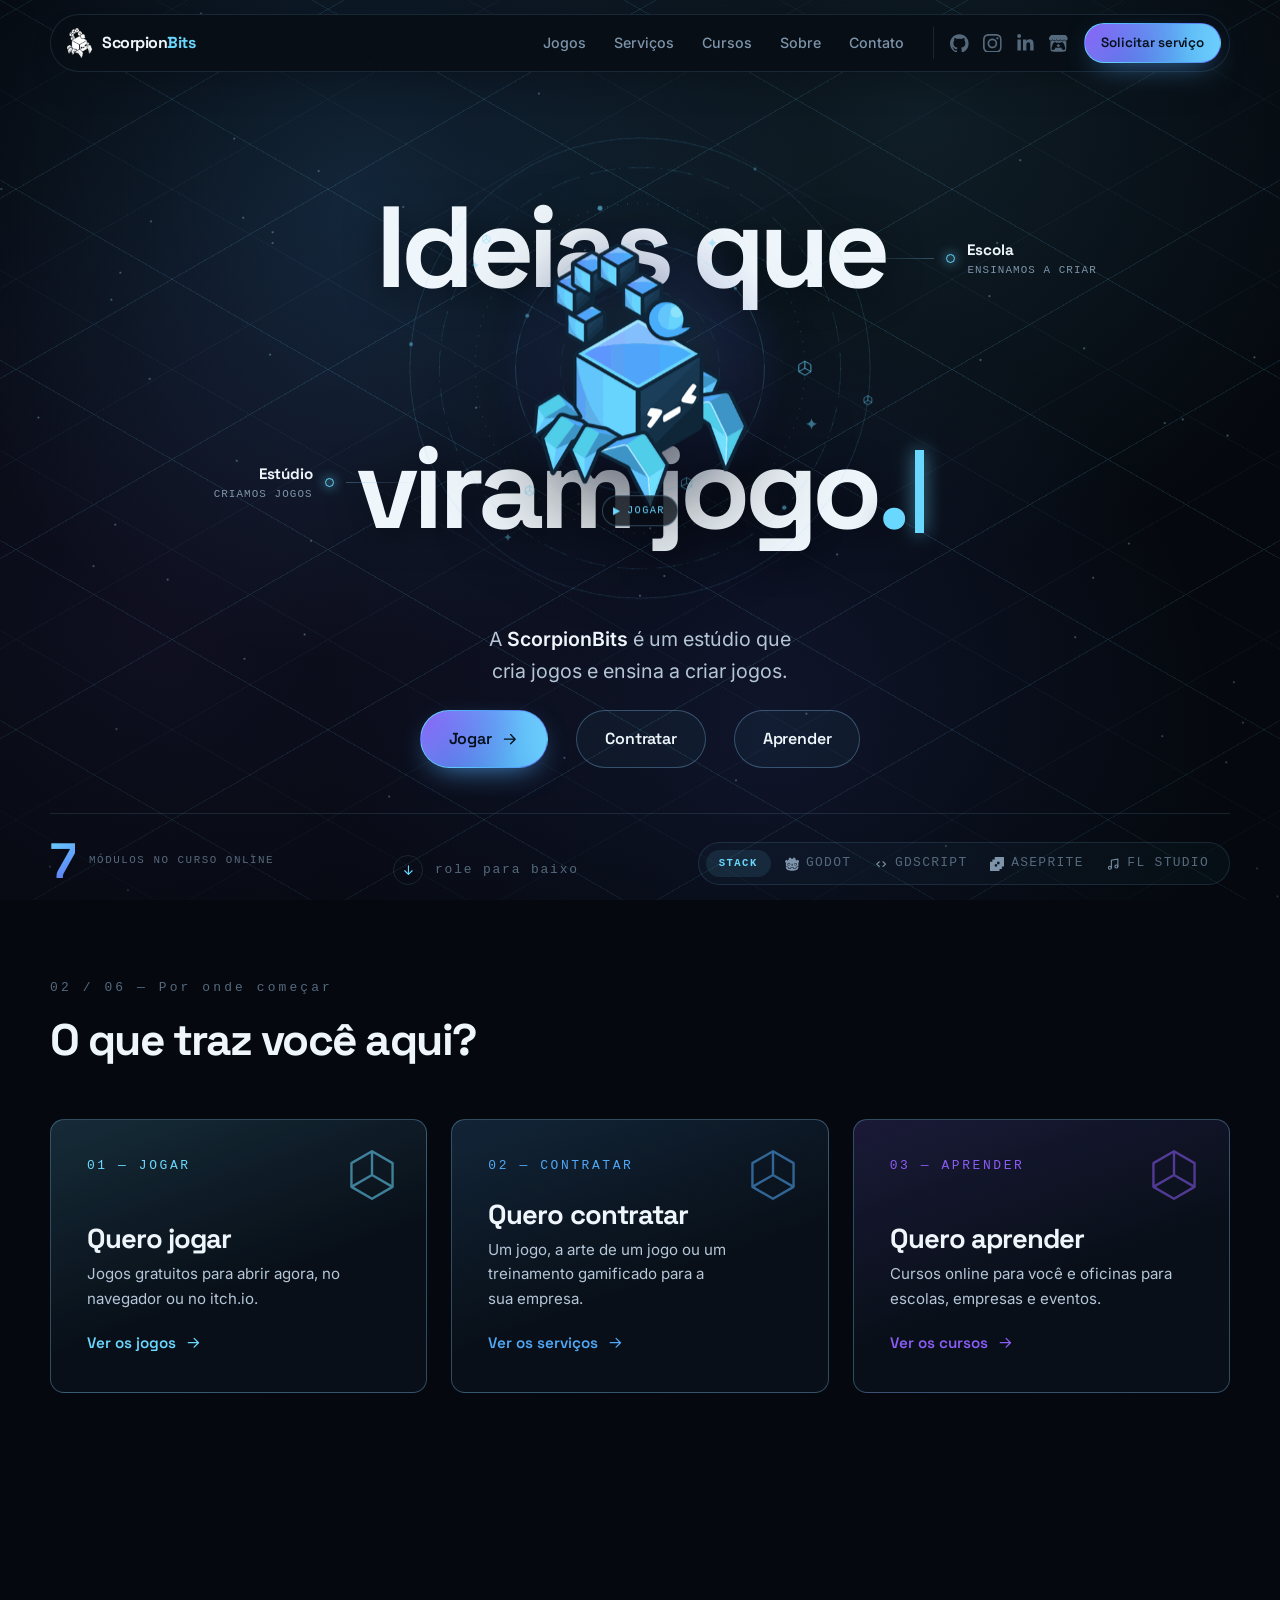
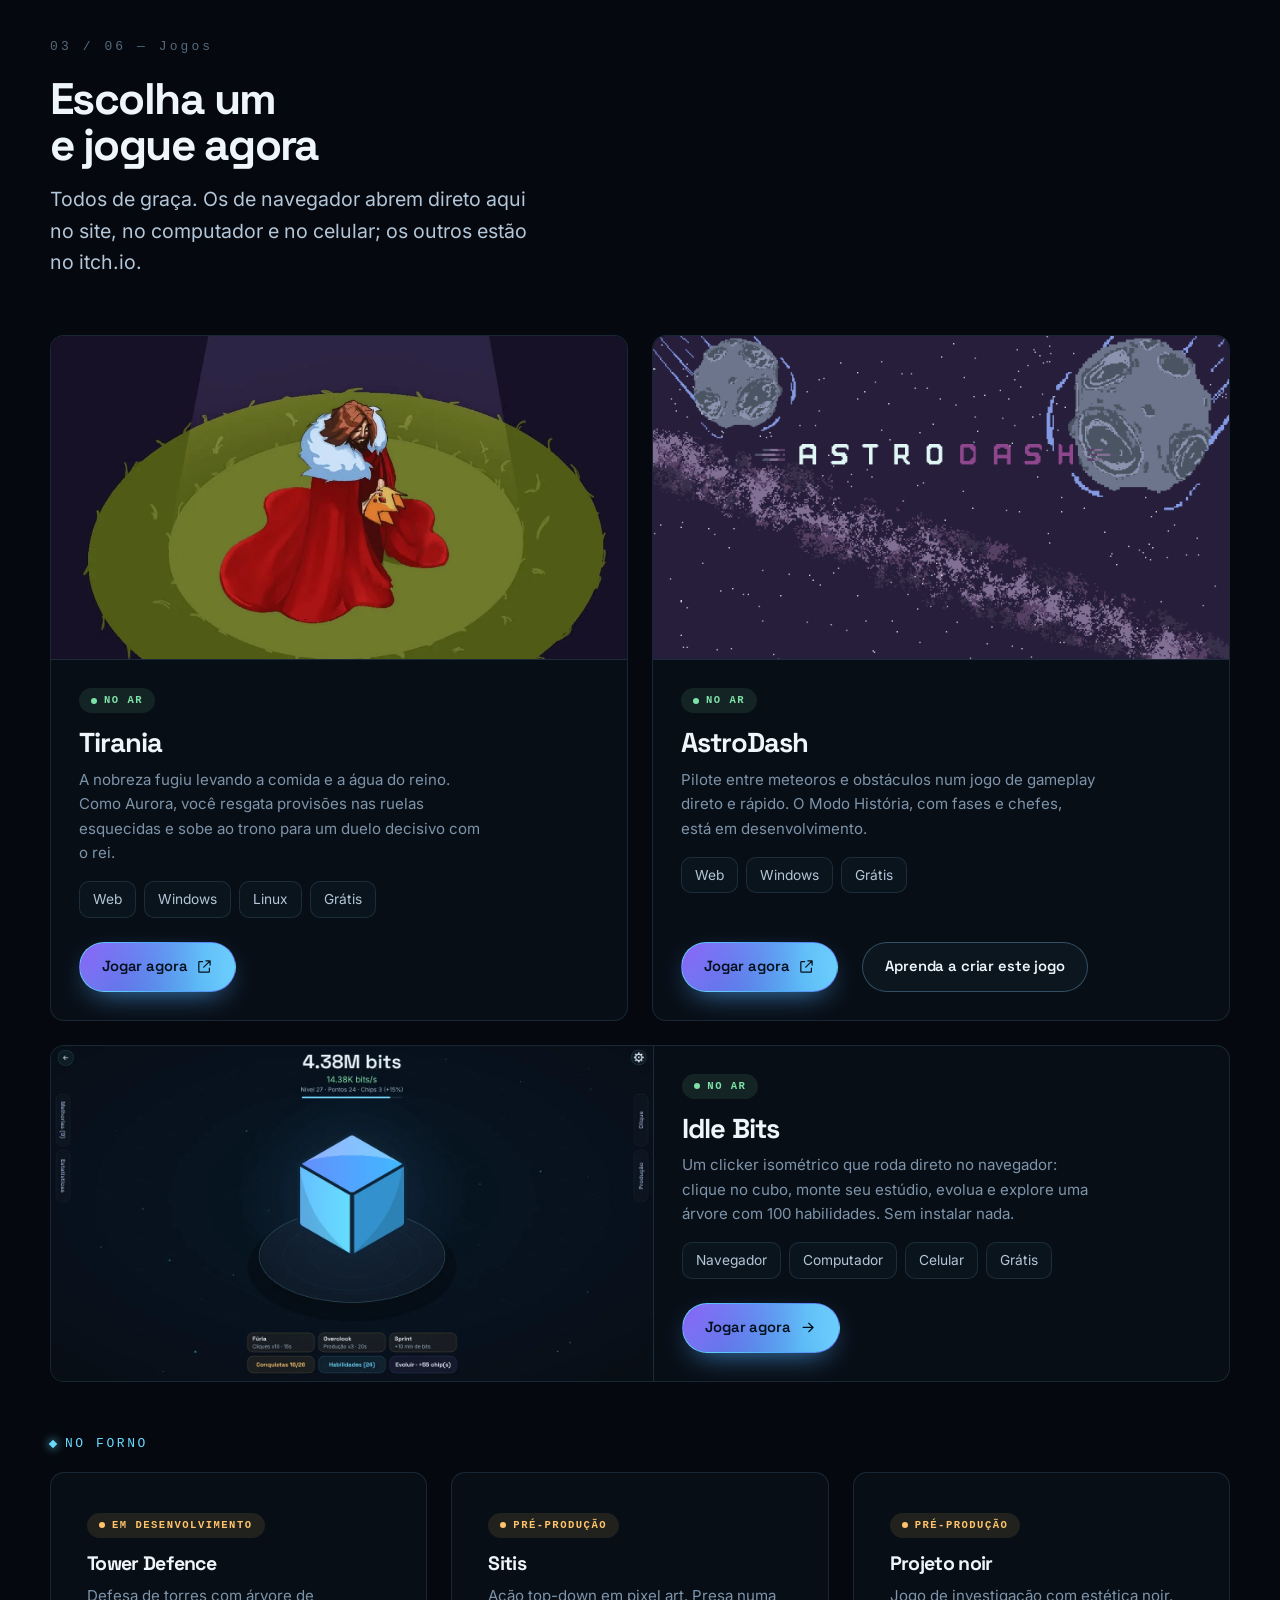
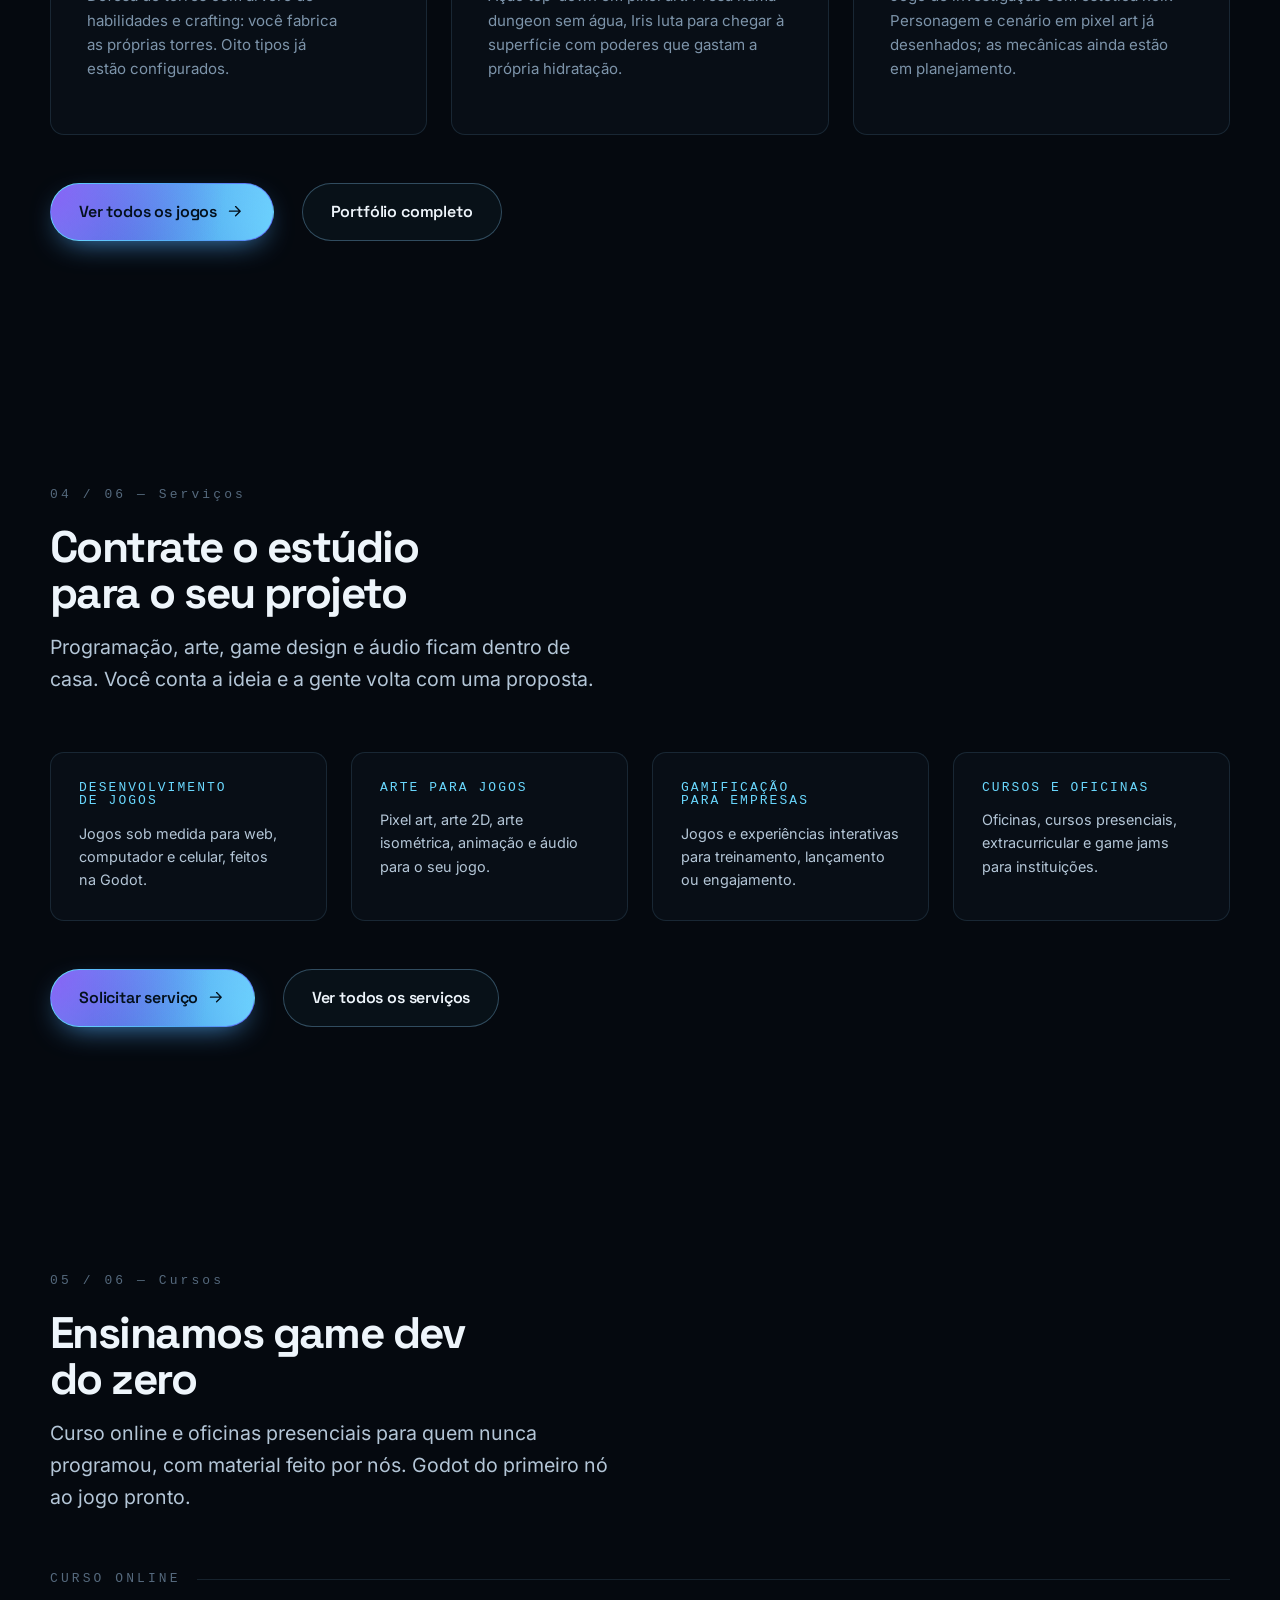
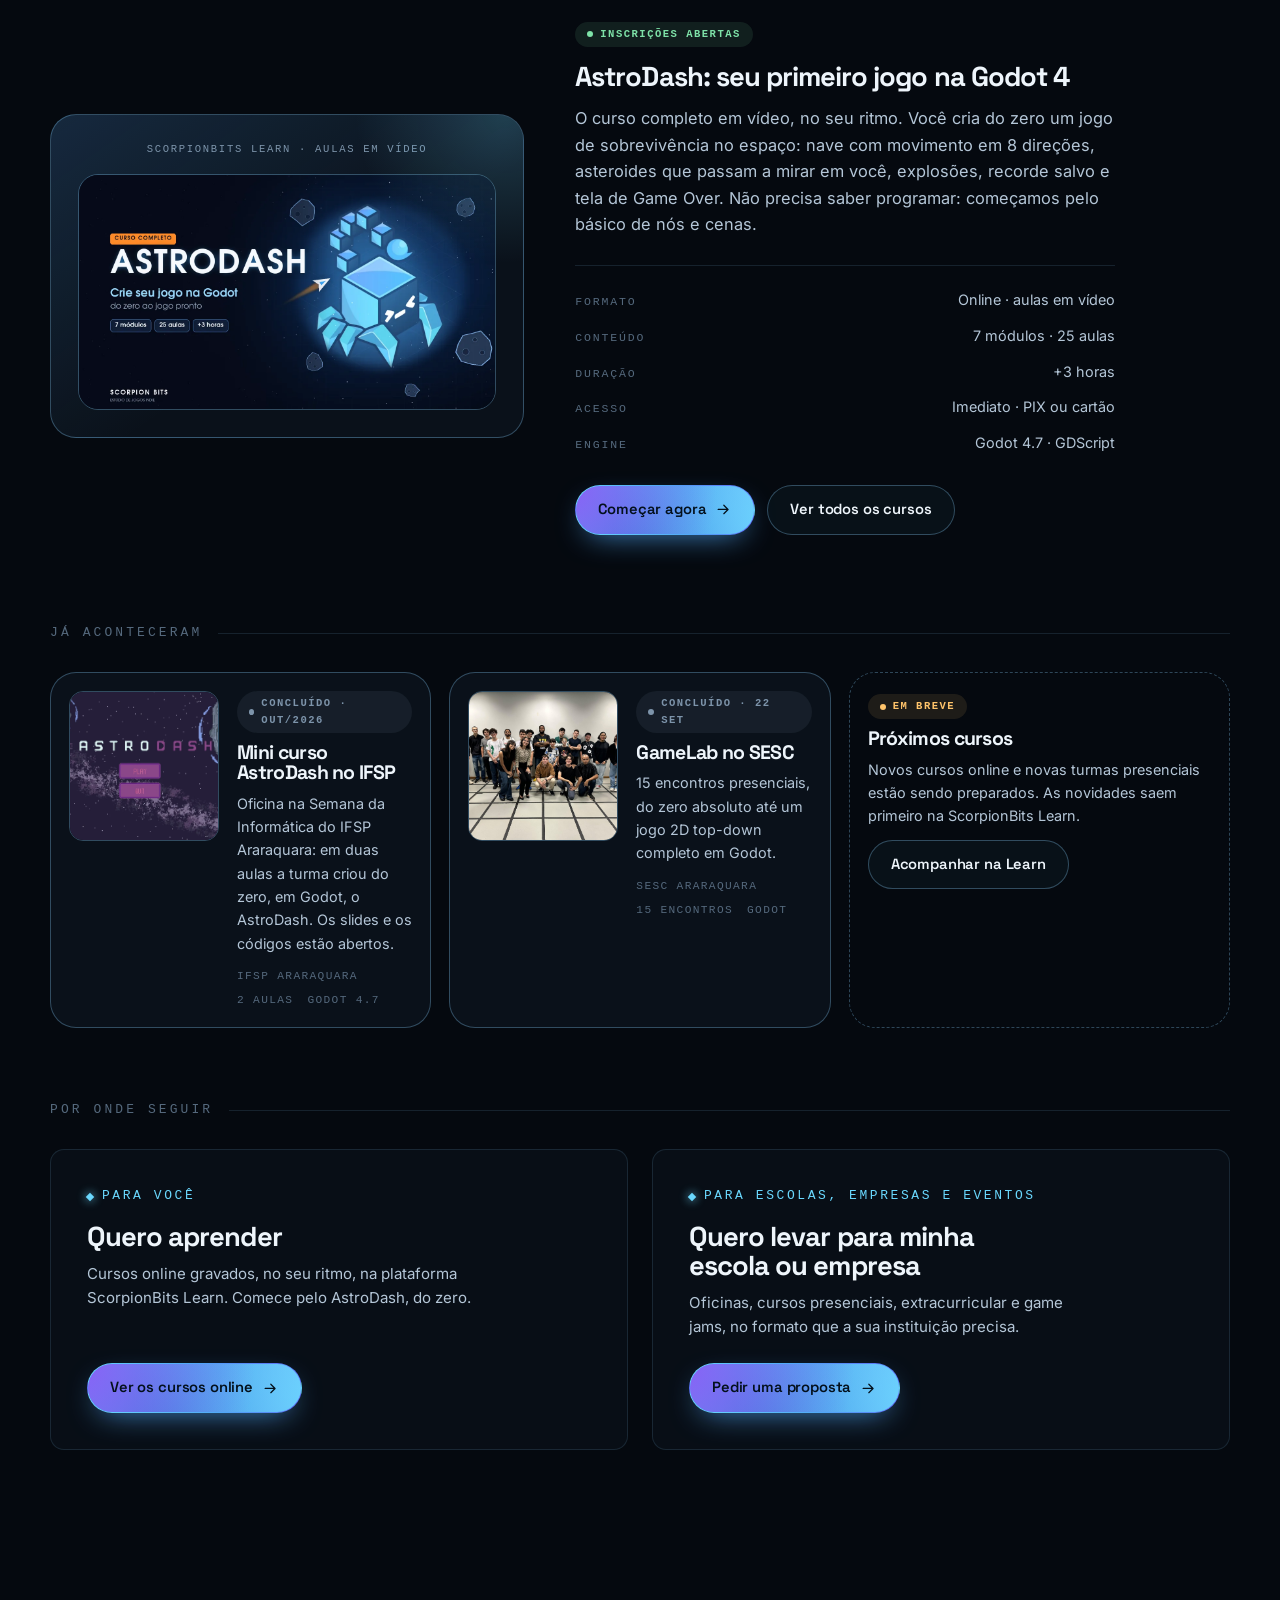
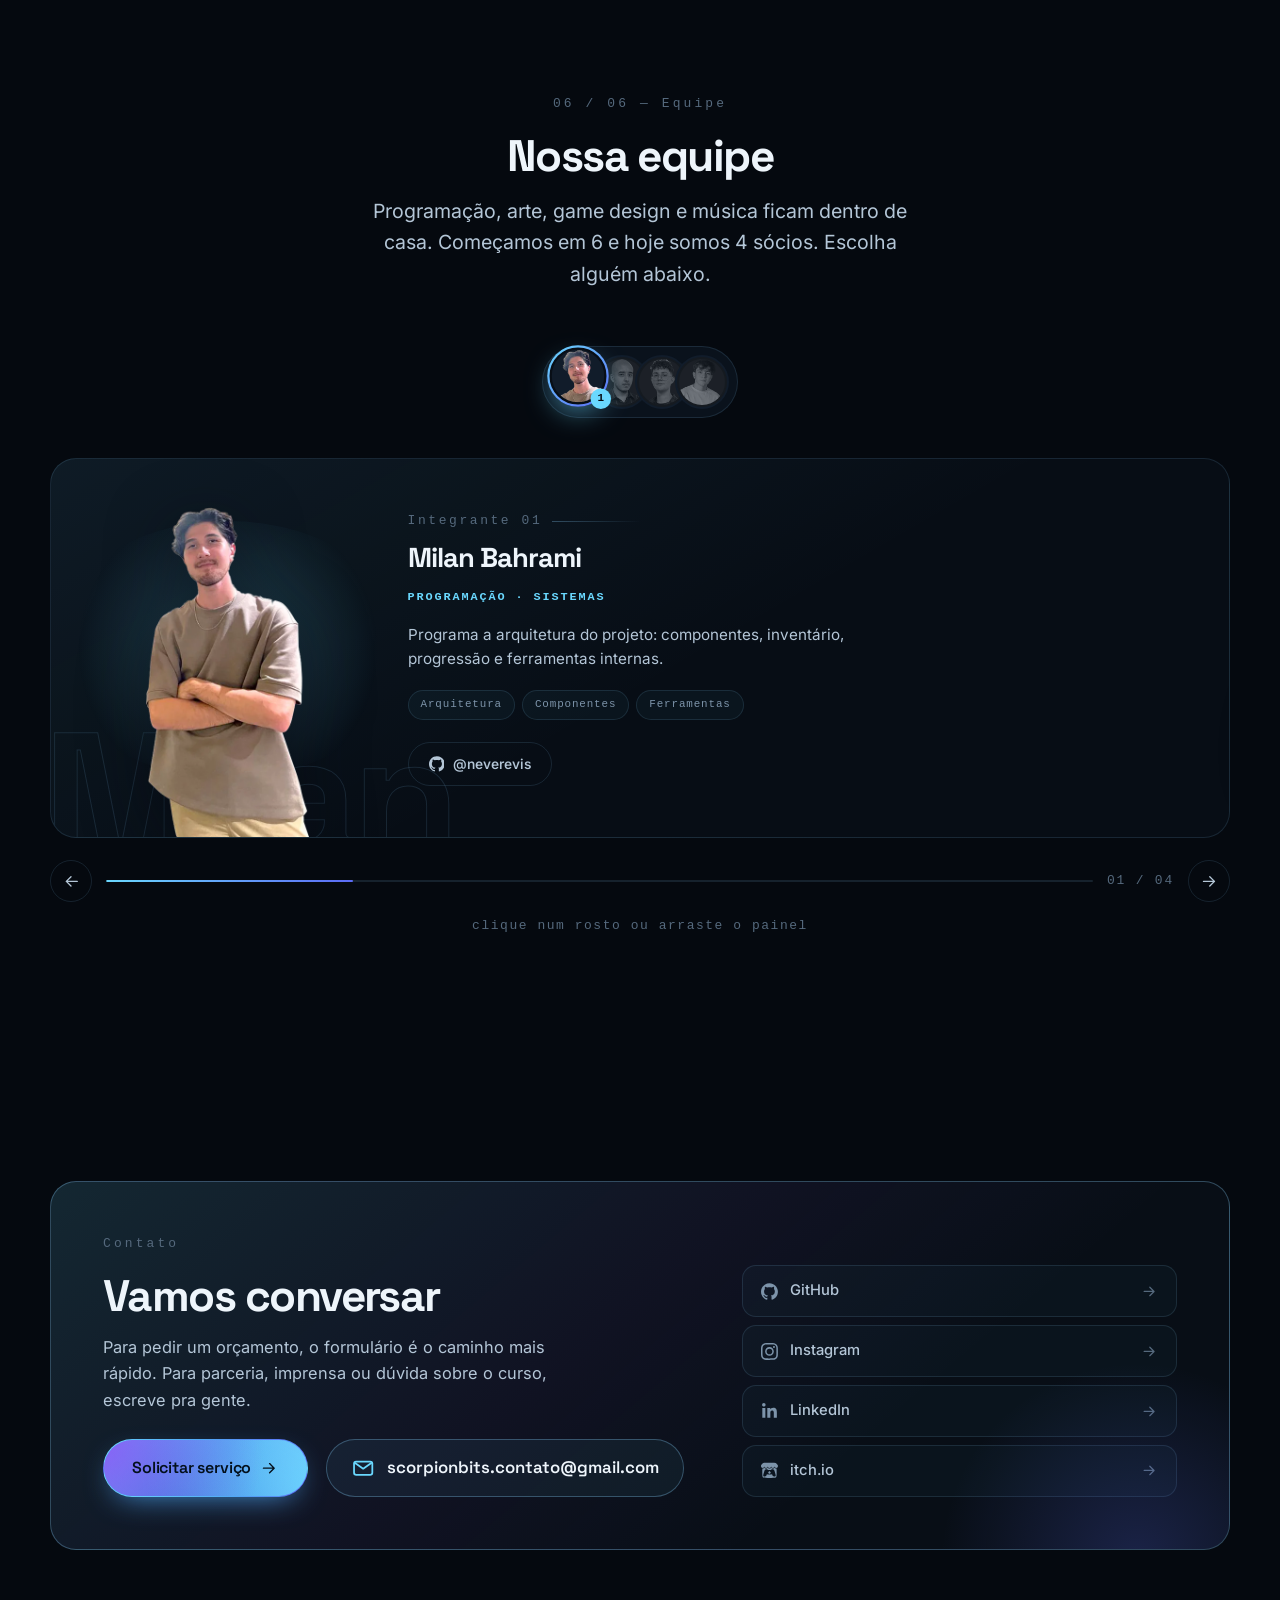
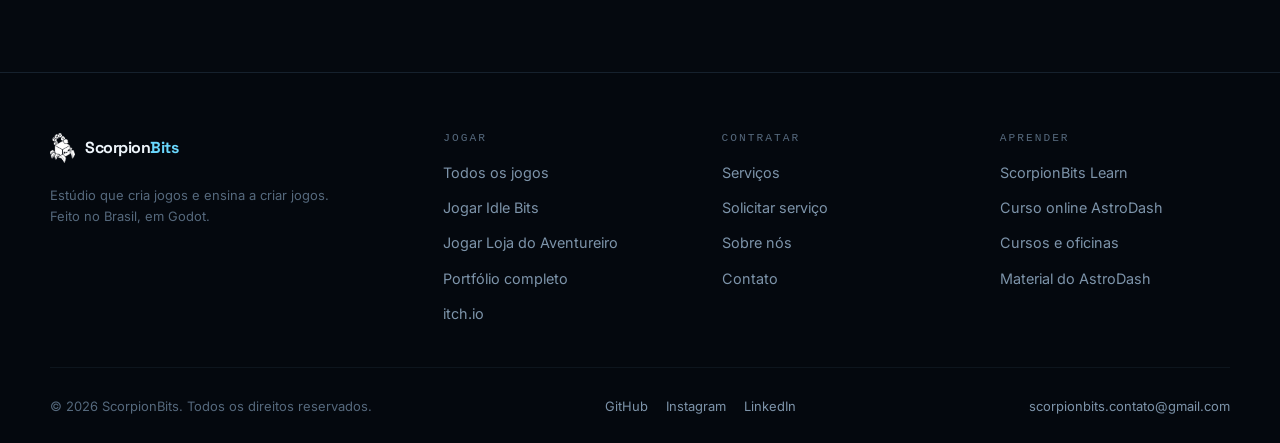
<file: index.html>
<!DOCTYPE html>
<html lang="pt-BR">

<head>
    <meta charset="UTF-8">
    <meta name="viewport" content="width=device-width, initial-scale=1">
    <meta name="theme-color" content="#05090f">
    <title>ScorpionBits — Estúdio que cria jogos e ensina a criar jogos</title>
    <meta name="description"
        content="A ScorpionBits é um estúdio que cria jogos e ensina a criar jogos. Jogue de graça, contrate o estúdio para o seu jogo ou aprenda Godot nos nossos cursos.">
    <link rel="canonical" href="https://scorpionbits.com/">

    <meta property="og:type" content="website">
    <meta property="og:url" content="https://scorpionbits.com/">
    <meta property="og:title" content="ScorpionBits — Estúdio que cria jogos e ensina a criar jogos">
    <meta property="og:description"
        content="Jogue nossos jogos de graça, contrate o estúdio para o seu projeto ou aprenda a criar jogos na Godot.">
    <meta property="og:image" content="https://scorpionbits.com/assets/og-cover.png">
    <meta property="og:locale" content="pt_BR">
    <meta property="og:site_name" content="ScorpionBits">
    <meta property="og:image:width" content="1200">
    <meta property="og:image:height" content="630">
    <meta property="og:image:alt" content="ScorpionBits: estúdio que cria jogos e ensina a criar jogos">
    <meta name="twitter:card" content="summary_large_image">

    <script type="application/ld+json">
    {
        "@context": "https://schema.org",
        "@type": "Organization",
        "name": "ScorpionBits",
        "url": "https://scorpionbits.com/",
        "logo": "https://scorpionbits.com/assets/logo.png",
        "image": "https://scorpionbits.com/assets/og-cover.png",
        "description": "Estúdio que cria jogos e ensina a criar jogos.",
        "email": "scorpionbits.contato@gmail.com",
        "sameAs": [
            "https://github.com/scorpion-bits",
            "https://instagram.com/scorpionbits_",
            "https://www.linkedin.com/company/scorpionbits",
            "https://scorpionbits.itch.io/",
            "https://learn.scorpionbits.com/"
        ]
    }
    </script>

    <link rel="icon" href="assets/favicon.png" type="image/png">
    <link rel="apple-touch-icon" href="assets/favicon.png">
    <link rel="preload" as="font" type="font/woff2" href="assets/fonts/grotesk-latin.woff2" crossorigin>
    <link rel="preload" as="font" type="font/woff2" href="assets/fonts/inter-latin.woff2" crossorigin>
    <link rel="preload" as="image" href="assets/logo-poster.png">
    <link rel="stylesheet" href="css/style.css?v=97">
    <script>
        /* Modo leve: decidido antes da primeira pintura. Níveis: 1 = sem os
           efeitos decorativos; 2 = também sem o vídeo do mascote. Vem de
           (a) decisão guardada por 14 dias pelo detector de lentidão em
           js/main.js, (b) máquina com 2 núcleos ou 2 GB, (c) economia de
           dados, (d) ?leve=0|1|2 para forçar — 0 desliga e apaga o guardado. */
        (function () {
            var d = document.documentElement, n = 0;
            d.className += " js";
            try {
                var q = /[?&]leve=([012])/.exec(location.search), s = localStorage;
                if (q) {
                    d.setAttribute("data-leve-fixo", "");
                    if (q[1] === "0") s.removeItem("sb-leve");
                    else s.setItem("sb-leve", q[1] + ":" + Date.now());
                }
                var v = s.getItem("sb-leve");
                if (v) {
                    var p = v.split(":");
                    if (Date.now() - p[1] < 12096e5) n = +p[0]; else s.removeItem("sb-leve");
                }
                if (!q || q[1] !== "0") {
                    var c = navigator.connection || {};
                    if (!n && ((navigator.hardwareConcurrency || 8) <= 2 || (navigator.deviceMemory || 8) <= 2)) n = 2;
                    if (!n && c.saveData) n = 1;
                }
            } catch (e) { }
            if (n) { d.classList.add("lite"); d.setAttribute("data-leve", n); }
        })();
    </script>
</head>

<body>
    <a class="skip-link" href="#conteudo">Pular para o conteúdo</a>

    <div class="backdrop" aria-hidden="true">
        <div class="backdrop-grid"></div>
        <div class="backdrop-grid backdrop-grid--perto"></div>
        <div class="backdrop-stars backdrop-stars--far"></div>
        <div class="backdrop-stars"></div>
        <div class="backdrop-cubes">
        <svg class="orbit-mini" style="top:9vh;left:3%;--s:320px;--o:.34" viewBox="0 0 200 200" aria-hidden="true" focusable="false">
            <circle cx="100" cy="100" r="60" fill="none" stroke="currentColor"
                    stroke-width="1" opacity="0.3" stroke-dasharray="1 8" stroke-linecap="round"/>
            <g class="orbit-spin" style="--dur:58s">
                <circle cx="100" cy="100" r="46" fill="none" stroke="currentColor"
                        stroke-width="1" opacity="0.45"/>
                <use href="#orb-cube" transform="translate(68.5 133.5) scale(0.8)"/>
                <circle cx="110.5" cy="55.2" r="2.4" fill="currentColor" opacity="0.6"/>
            </g>
            <g class="orbit-spin" style="--dur:26s" data-rev>
                <circle cx="100" cy="100" r="20" fill="none" stroke="currentColor"
                        stroke-width="1" opacity="0.28" stroke-dasharray="14 8"/>
                <use href="#orb-cube" transform="translate(84.1 87.8) scale(0.6)"/>
            </g>
        </svg>
        <svg class="orbit-mini" style="top:34vh;right:2%;--s:240px;--o:.26" viewBox="0 0 200 200" aria-hidden="true" focusable="false">
            <circle cx="100" cy="100" r="60" fill="none" stroke="currentColor"
                    stroke-width="1" opacity="0.3" stroke-dasharray="1 8" stroke-linecap="round"/>
            <g class="orbit-spin" style="--dur:46s">
                <circle cx="100" cy="100" r="46" fill="none" stroke="currentColor"
                        stroke-width="1" opacity="0.45"/>
                <use href="#orb-cube" transform="translate(116.1 143.1) scale(0.8)"/>
                <circle cx="64.5" cy="70.7" r="2.4" fill="currentColor" opacity="0.6"/>
            </g>
            <g class="orbit-spin" style="--dur:26s" data-rev>
                <circle cx="100" cy="100" r="24" fill="none" stroke="currentColor"
                        stroke-width="1" opacity="0.28" stroke-dasharray="14 8"/>
                <use href="#orb-cube" transform="translate(123.1 106.5) scale(0.6)"/>
            </g>
        </svg>
        <svg class="orbit-mini" style="top:62vh;left:7%;--s:265px;--o:.3" viewBox="0 0 200 200" aria-hidden="true" focusable="false">
            <circle cx="100" cy="100" r="60" fill="none" stroke="currentColor"
                    stroke-width="1" opacity="0.3" stroke-dasharray="1 8" stroke-linecap="round"/>
            <g class="orbit-spin" style="--dur:58s">
                <circle cx="100" cy="100" r="46" fill="none" stroke="currentColor"
                        stroke-width="1" opacity="0.45"/>
                <use href="#orb-cube" transform="translate(144.8 110.4) scale(0.8)"/>
                <circle cx="56.0" cy="113.4" r="2.4" fill="currentColor" opacity="0.6"/>
            </g>
            <g class="orbit-spin" style="--dur:50s" data-rev>
                <circle cx="100" cy="100" r="30" fill="none" stroke="currentColor"
                        stroke-width="1" opacity="0.28" stroke-dasharray="14 8"/>
                <use href="#orb-cube" transform="translate(125.6 84.4) scale(0.6)"/>
            </g>
        </svg>
        <svg class="orbit-mini" style="top:80vh;right:11%;--s:350px;--o:.24" viewBox="0 0 200 200" aria-hidden="true" focusable="false">
            <circle cx="100" cy="100" r="60" fill="none" stroke="currentColor"
                    stroke-width="1" opacity="0.3" stroke-dasharray="1 8" stroke-linecap="round"/>
            <g class="orbit-spin" style="--dur:58s">
                <circle cx="100" cy="100" r="46" fill="none" stroke="currentColor"
                        stroke-width="1" opacity="0.45"/>
                <use href="#orb-cube" transform="translate(69.6 65.5) scale(0.8)"/>
                <circle cx="143.6" cy="114.7" r="2.4" fill="currentColor" opacity="0.6"/>
            </g>
            <g class="orbit-spin" style="--dur:38s" data-rev>
                <circle cx="100" cy="100" r="24" fill="none" stroke="currentColor"
                        stroke-width="1" opacity="0.28" stroke-dasharray="14 8"/>
                <use href="#orb-cube" transform="translate(76.2 103.1) scale(0.6)"/>
            </g>
        </svg>
        <svg class="orbit-mini" style="top:20vh;right:26%;--s:200px;--o:.2" viewBox="0 0 200 200" aria-hidden="true" focusable="false">
            <circle cx="100" cy="100" r="84" fill="none" stroke="currentColor"
                    stroke-width="1" opacity="0.3" stroke-dasharray="1 8" stroke-linecap="round"/>
            <g class="orbit-spin" style="--dur:58s">
                <circle cx="100" cy="100" r="70" fill="none" stroke="currentColor"
                        stroke-width="1" opacity="0.45"/>
                <use href="#orb-cube" transform="translate(138.7 41.7) scale(0.8)"/>
                <circle cx="95.6" cy="169.9" r="2.4" fill="currentColor" opacity="0.6"/>
            </g>
            <g class="orbit-spin" style="--dur:26s" data-rev>
                <circle cx="100" cy="100" r="48" fill="none" stroke="currentColor"
                        stroke-width="1" opacity="0.28" stroke-dasharray="14 8"/>
                <use href="#orb-cube" transform="translate(138.6 71.5) scale(0.6)"/>
            </g>
        </svg>
        <svg class="orbit-mini" style="top:52vh;left:38%;--s:225px;--o:.16" viewBox="0 0 200 200" aria-hidden="true" focusable="false">
            <circle cx="100" cy="100" r="72" fill="none" stroke="currentColor"
                    stroke-width="1" opacity="0.3" stroke-dasharray="1 8" stroke-linecap="round"/>
            <g class="orbit-spin" style="--dur:46s">
                <circle cx="100" cy="100" r="58" fill="none" stroke="currentColor"
                        stroke-width="1" opacity="0.45"/>
                <use href="#orb-cube" transform="translate(44.4 116.6) scale(0.8)"/>
                <circle cx="139.8" cy="57.8" r="2.4" fill="currentColor" opacity="0.6"/>
            </g>
            <g class="orbit-spin" style="--dur:50s" data-rev>
                <circle cx="100" cy="100" r="42" fill="none" stroke="currentColor"
                        stroke-width="1" opacity="0.28" stroke-dasharray="14 8"/>
                <use href="#orb-cube" transform="translate(76.7 135.0) scale(0.6)"/>
            </g>
        </svg>
        </div>
        <div class="backdrop-mist"></div>
    </div>
    <div class="grain" aria-hidden="true"></div>
    <div class="scroll-progress" aria-hidden="true"></div>

    <!-- Sprite de ícones inline: zero requisições, zero CDN.
         Marcas de simple-icons (CC0) e Font Awesome Free (CC BY 4.0). -->
    <svg width="0" height="0" style="position:absolute" aria-hidden="true" focusable="false">
        <defs>
            <symbol id="i-mail" viewBox="0 0 24 24">
                <rect x="3" y="5.5" width="18" height="13" rx="2" />
                <path d="m4 7 8 5.5L20 7" />
            </symbol>
            <symbol id="i-arrow-right" viewBox="0 0 24 24">
                <path d="M4.5 12h14M12.5 6l6 6-6 6" />
            </symbol>
            <symbol id="i-arrow-left" viewBox="0 0 24 24">
                <path d="M19.5 12h-14M11.5 18l-6-6 6-6" />
            </symbol>
            <symbol id="i-arrow-down" viewBox="0 0 24 24">
                <path d="M12 4.5v14M6 12.5l6 6 6-6" />
            </symbol>
            <symbol id="i-external" viewBox="0 0 24 24">
                <path d="M14 4h6v6M20 4 11 13" />
                <path d="M19 14.5V19a1 1 0 0 1-1 1H5a1 1 0 0 1-1-1V6a1 1 0 0 1 1-1h4.5" />
            </symbol>
            <symbol id="i-menu" viewBox="0 0 24 24">
                <path d="M4 8h16M4 16h16" />
            </symbol>
            <symbol id="i-close" viewBox="0 0 24 24">
                <path d="m6 6 12 12M18 6 6 18" />
            </symbol>
            <symbol id="i-code" viewBox="0 0 24 24">
                <path d="m9 8-4.5 4L9 16M15 8l4.5 4L15 16" />
            </symbol>
            <symbol id="i-music" viewBox="0 0 24 24">
                <path d="M9 18V5.5l11-2V16" />
                <circle cx="6.5" cy="18" r="2.5" />
                <circle cx="17.5" cy="16" r="2.5" />
            </symbol>
            <symbol id="i-github" viewBox="0 0 24 24">
                <path d="M12 .297c-6.63 0-12 5.373-12 12 0 5.303 3.438 9.8 8.205 11.385.6.113.82-.258.82-.577 0-.285-.01-1.04-.015-2.04-3.338.724-4.042-1.61-4.042-1.61C4.422 18.07 3.633 17.7 3.633 17.7c-1.087-.744.084-.729.084-.729 1.205.084 1.838 1.236 1.838 1.236 1.07 1.835 2.809 1.305 3.495.998.108-.776.417-1.305.76-1.605-2.665-.3-5.466-1.332-5.466-5.93 0-1.31.465-2.38 1.235-3.22-.135-.303-.54-1.523.105-3.176 0 0 1.005-.322 3.3 1.23.96-.267 1.98-.399 3-.405 1.02.006 2.04.138 3 .405 2.28-1.552 3.285-1.23 3.285-1.23.645 1.653.24 2.873.12 3.176.765.84 1.23 1.91 1.23 3.22 0 4.61-2.805 5.625-5.475 5.92.42.36.81 1.096.81 2.22 0 1.606-.015 2.896-.015 3.286 0 .315.21.69.825.57C20.565 22.092 24 17.592 24 12.297c0-6.627-5.373-12-12-12" />
            </symbol>
            <symbol id="i-instagram" viewBox="0 0 24 24">
                <path d="M7.0301.084c-1.2768.0602-2.1487.264-2.911.5634-.7888.3075-1.4575.72-2.1228 1.3877-.6652.6677-1.075 1.3368-1.3802 2.127-.2954.7638-.4956 1.6365-.552 2.914-.0564 1.2775-.0689 1.6882-.0626 4.947.0062 3.2586.0206 3.6671.0825 4.9473.061 1.2765.264 2.1482.5635 2.9107.308.7889.72 1.4573 1.388 2.1228.6679.6655 1.3365 1.0743 2.1285 1.38.7632.295 1.6361.4961 2.9134.552 1.2773.056 1.6884.069 4.9462.0627 3.2578-.0062 3.668-.0207 4.9478-.0814 1.28-.0607 2.147-.2652 2.9098-.5633.7889-.3086 1.4578-.72 2.1228-1.3881.665-.6682 1.0745-1.3378 1.3795-2.1284.2957-.7632.4966-1.636.552-2.9124.056-1.2809.0692-1.6898.063-4.948-.0063-3.2583-.021-3.6668-.0817-4.9465-.0607-1.2797-.264-2.1487-.5633-2.9117-.3084-.7889-.72-1.4568-1.3876-2.1228C21.2982 1.33 20.628.9208 19.8378.6165 19.074.321 18.2017.1197 16.9244.0645 15.6471.0093 15.236-.005 11.977.0014 8.718.0076 8.31.0215 7.0301.0839m.1402 21.6932c-1.17-.0509-1.8053-.2453-2.2287-.408-.5606-.216-.96-.4771-1.3819-.895-.422-.4178-.6811-.8186-.9-1.378-.1644-.4234-.3624-1.058-.4171-2.228-.0595-1.2645-.072-1.6442-.079-4.848-.007-3.2037.0053-3.583.0607-4.848.05-1.169.2456-1.805.408-2.2282.216-.5613.4762-.96.895-1.3816.4188-.4217.8184-.6814 1.3783-.9003.423-.1651 1.0575-.3614 2.227-.4171 1.2655-.06 1.6447-.072 4.848-.079 3.2033-.007 3.5835.005 4.8495.0608 1.169.0508 1.8053.2445 2.228.408.5608.216.96.4754 1.3816.895.4217.4194.6816.8176.9005 1.3787.1653.4217.3617 1.056.4169 2.2263.0602 1.2655.0739 1.645.0796 4.848.0058 3.203-.0055 3.5834-.061 4.848-.051 1.17-.245 1.8055-.408 2.2294-.216.5604-.4763.96-.8954 1.3814-.419.4215-.8181.6811-1.3783.9-.4224.1649-1.0577.3617-2.2262.4174-1.2656.0595-1.6448.072-4.8493.079-3.2045.007-3.5825-.006-4.848-.0608M16.953 5.5864A1.44 1.44 0 1 0 18.39 4.144a1.44 1.44 0 0 0-1.437 1.4424M5.8385 12.012c.0067 3.4032 2.7706 6.1557 6.173 6.1493 3.4026-.0065 6.157-2.7701 6.1506-6.1733-.0065-3.4032-2.771-6.1565-6.174-6.1498-3.403.0067-6.156 2.771-6.1496 6.1738M8 12.0077a4 4 0 1 1 4.008 3.9921A3.9996 3.9996 0 0 1 8 12.0077" />
            </symbol>
            <symbol id="i-linkedin" viewBox="0 0 448 512">
                <path d="M100.28 448H7.4V148.9h92.88zM53.79 108.1C24.09 108.1 0 83.5 0 53.8a53.79 53.79 0 0 1 107.58 0c0 29.7-24.1 54.3-53.79 54.3zM447.9 448h-92.68V302.4c0-34.7-.7-79.2-48.29-79.2-48.29 0-55.69 37.7-55.69 76.7V448h-92.78V148.9h89.08v40.8h1.3c12.4-23.5 42.69-48.3 87.88-48.3 94 0 111.28 61.9 111.28 142.3V448z" />
            </symbol>
            <symbol id="i-itch" viewBox="0 0 24 24">
                <path d="M3.13 1.338C2.08 1.96.02 4.328 0 4.95v1.03c0 1.303 1.22 2.45 2.325 2.45 1.33 0 2.436-1.102 2.436-2.41 0 1.308 1.07 2.41 2.4 2.41 1.328 0 2.362-1.102 2.362-2.41 0 1.308 1.137 2.41 2.466 2.41h.024c1.33 0 2.466-1.102 2.466-2.41 0 1.308 1.034 2.41 2.363 2.41 1.33 0 2.4-1.102 2.4-2.41 0 1.308 1.106 2.41 2.435 2.41C22.78 8.43 24 7.282 24 5.98V4.95c-.02-.62-2.082-2.99-3.13-3.612-3.253-.114-5.508-.134-8.87-.133-3.362 0-7.945.053-8.87.133zm6.376 6.477a2.74 2.74 0 0 1-.468.602c-.5.49-1.19.795-1.947.795a2.786 2.786 0 0 1-1.95-.795c-.182-.178-.32-.37-.446-.59-.127.222-.303.412-.486.59a2.788 2.788 0 0 1-1.95.795c-.092 0-.187-.025-.264-.052-.107 1.113-.152 2.176-.168 2.95v.005l-.006 1.167c.02 2.334-.23 7.564 1.03 8.85 1.952.454 5.545.662 9.15.663 3.605 0 7.198-.21 9.15-.664 1.26-1.284 1.01-6.514 1.03-8.848l-.006-1.167v-.004c-.016-.775-.06-1.838-.168-2.95-.077.026-.172.052-.263.052a2.788 2.788 0 0 1-1.95-.795c-.184-.178-.36-.368-.486-.59-.127.22-.265.412-.447.59a2.786 2.786 0 0 1-1.95.794c-.76 0-1.446-.303-1.948-.793a2.74 2.74 0 0 1-.468-.602 2.738 2.738 0 0 1-.463.602 2.787 2.787 0 0 1-1.95.794h-.16a2.787 2.787 0 0 1-1.95-.793 2.738 2.738 0 0 1-.464-.602zm-2.004 2.59v.002c.795.002 1.5 0 2.373.953.687-.072 1.406-.108 2.125-.107.72 0 1.438.035 2.125.107.873-.953 1.578-.95 2.372-.953.376 0 1.876 0 2.92 2.934l1.123 4.028c.832 2.995-.266 3.068-1.636 3.07-2.03-.075-3.156-1.55-3.156-3.025-1.124.184-2.436.276-3.748.277-1.312 0-2.624-.093-3.748-.277 0 1.475-1.125 2.95-3.156 3.026-1.37-.004-2.468-.077-1.636-3.072l1.122-4.027c1.045-2.934 2.545-2.934 2.92-2.934zM12 12.714c-.002.002-2.14 1.964-2.523 2.662l1.4-.056v1.22c0 .056.56.033 1.123.007.562.026 1.124.05 1.124-.008v-1.22l1.4.055C14.138 14.677 12 12.713 12 12.713z" />
            </symbol>
            <symbol id="i-godot" viewBox="0 0 24 24">
                <path d="M9.5598.683c-1.096.244-2.1812.5831-3.1983 1.0951.023.8981.081 1.7582.199 2.6323-.395.253-.81.47-1.178.766-.375.288-.7581.564-1.0971.9011-.6781-.448-1.3962-.869-2.1352-1.2411C1.3532 5.6934.608 6.6186 0 7.6546c.458.7411.936 1.4352 1.4521 2.0942h.014v6.3565c.012 0 .023 0 .035.003l3.8963.376c.204.02.364.184.378.3891l.12 1.7201 3.3994.242.234-1.587c.03-.206.207-.358.415-.358h4.1114c.208 0 .385.152.415.358l.234 1.587 3.3993-.242.12-1.72a.4196.4196 0 01.378-.3891l3.8954-.376c.012 0 .023-.003.035-.003v-.5071h.002V9.7498h.014c.516-.659.994-1.3531 1.4521-2.0942-.608-1.036-1.3541-1.9611-2.1512-2.8192-.739.372-1.4571.793-2.1352 1.2411-.339-.337-.721-.613-1.096-.901-.369-.296-.7841-.5131-1.1781-.7661.117-.8741.175-1.7342.199-2.6323-1.0171-.512-2.1012-.851-3.1983-1.095-.438.736-.838 1.533-1.1871 2.3121-.414-.069-.829-.094-1.2461-.099h-.016c-.417.005-.832.03-1.2461.099-.349-.779-.749-1.576-1.1881-2.3121l.001-.001zM6.4765 9.9889c1.2971 0 2.3492 1.0511 2.3492 2.3482s-1.052 2.3482-2.3492 2.3482c-1.296 0-2.3482-1.051-2.3482-2.3482 0-1.297 1.0511-2.3482 2.3482-2.3482zm11.049 0c1.296 0 2.3482 1.0511 2.3482 2.3482s-1.0511 2.3482-2.3482 2.3482-2.3492-1.051-2.3492-2.3482c0-1.297 1.051-2.3482 2.3492-2.3482zm-10.824.9301c-.861 0-1.559.698-1.559 1.5591s.698 1.5582 1.559 1.5582c.8611 0 1.5592-.698 1.5592-1.5582 0-.86-.697-1.559-1.5591-1.559zm10.598 0c-.8611 0-1.5582.698-1.5582 1.5591s.697 1.5582 1.5581 1.5582c.8611 0 1.5592-.698 1.5592-1.5582 0-.86-.697-1.559-1.5592-1.559zm-5.2985.453c.417 0 .757.308.757.6871v2.1622c0 .379-.339.687-.757.687s-.756-.308-.756-.687V12.059c0-.379.339-.687.756-.687zM1.4601 16.9464c.002.377.006.789.006.871 0 3.7014 4.6944 5.4795 10.5269 5.5005h.014c5.8325-.02 10.5259-1.7991 10.5259-5.5004 0-.084.005-.495.007-.871l-3.5023.338-.121 1.729a.421.421 0 01-.389.3901l-4.1814.296a.4203.4203 0 01-.415-.358l-.238-1.6141h-3.3863l-.238 1.6141a.4192.4192 0 01-.4451.357l-4.1513-.296c-.208-.015-.375-.181-.389-.389l-.12-1.7292-3.5044-.337z" />
            </symbol>
            <symbol id="i-aseprite" viewBox="0 0 24 24">
                <path d="M8 0v4H4v4H0v16h16v-4h4v-4h4V0Zm4 8h4v4h-4v4H8v-4h4Z" />
            </symbol>

            <!-- Fusão gosmenta (metaball) dos botões.

                 Trocou o `feDisplacementMap`, que era a técnica anterior e
                 NÃO tinha conserto: ele reamostra por vizinho mais próximo
                 — copia o pixel de origem por deslocamento inteiro — e ao
                 fazer isso joga fora o antisserrilhado que a borda tinha.
                 Não existe atributo para pedir amostragem suave. Suavizar
                 o campo de ruído reduziu o degrau mas não eliminou, e
                 borrar a imagem depois só trocou escadinha por borrão.

                 Aqui nada é reamostrado. Duas formas vetoriais (a pílula
                 do botão e uma bola que segue o cursor) são borradas
                 juntas e a matriz devolve o alfa ao contraste. Onde as
                 duas quase se encostam, os borrões somam e passam do
                 limiar — então elas se fundem por uma ponte curva, como
                 gota. A borda final é uma rampa de alfa contínua, ou seja,
                 antisserrilhada por construção.

                 Também é o que o Milan pediu: a bola EXPANDE o botão para
                 fora, em vez de amassar o que já existe.

                 O 20/-10 da última linha é o contraste do alfa: multiplica
                 por 20 e desloca -10, então o limiar cai em 0.5. Valor
                 maior deixa a borda mais dura e volta a serrilhar; menor
                 deixa a forma derretida demais. -->
            <filter id="goo" x="-50%" y="-160%" width="200%" height="420%"
                    color-interpolation-filters="sRGB">
                <feGaussianBlur in="SourceGraphic" stdDeviation="7" result="borrado"/>
                <feColorMatrix in="borrado" type="matrix"
                               values="1 0 0 0 0
                                       0 1 0 0 0
                                       0 0 1 0 0
                                       0 0 0 20 -10"/>
            </filter>
        </defs>
    </svg>

    <span data-dock-sentinel aria-hidden="true"></span>

    <header class="dock">
        <div class="dock-inner">
            <a href="#topo" class="dock-brand">
                <img src="assets/logo-glyph.png" width="25" height="31" alt="">
                <span>Scorpion<em>Bits</em></span>
            </a>

            <div class="dock-panel" id="dock-panel">
                <nav class="dock-nav" aria-label="Principal">
                    <a class="dock-link" href="jogos.html">Jogos</a>
                    <a class="dock-link" href="servicos.html">Serviços</a>
                    <a class="dock-link" href="#curso">Cursos</a>
                    <a class="dock-link" href="sobre.html">Sobre</a>
                    <a class="dock-link" href="contato.html">Contato</a>
                </nav>

                <div class="dock-social">
                    <a class="icon-btn" data-brand="github" href="https://github.com/scorpion-bits" target="_blank"
                        rel="noopener" aria-label="GitHub">
                        <svg class="icon icon--brand">
                            <use href="#i-github" />
                        </svg>
                    </a>
                    <a class="icon-btn" data-brand="instagram" href="https://instagram.com/scorpionbits_"
                        target="_blank" rel="noopener" aria-label="Instagram">
                        <svg class="icon icon--brand">
                            <use href="#i-instagram" />
                        </svg>
                    </a>
                    <a class="icon-btn" data-brand="linkedin" href="https://www.linkedin.com/company/scorpionbits"
                        target="_blank" rel="noopener" aria-label="LinkedIn">
                        <svg class="icon icon--brand">
                            <use href="#i-linkedin" />
                        </svg>
                    </a>
                    <a class="icon-btn" data-brand="itch" href="https://scorpionbits.itch.io/" target="_blank"
                        rel="noopener" aria-label="itch.io">
                        <svg class="icon icon--brand">
                            <use href="#i-itch" />
                        </svg>
                    </a>
                </div>

                <a class="btn btn--solid btn--sm dock-cta" href="solicitar.html">Solicitar serviço</a>
            </div>

            <button class="dock-toggle" data-dock-toggle aria-label="Abrir menu" aria-expanded="false"
                aria-controls="dock-panel">
                <svg class="icon icon--lg">
                    <use href="#i-menu" />
                </svg>
            </button>
        </div>
    </header>

    <main id="conteudo">

        <!-- =============================================================
             HERO — tipografia gigante em camadas com o mascote no meio
             ============================================================= -->
        <section class="wrap hero" id="topo">
            <nav class="hero-rail hero-rail--l" aria-label="Seções">
                <a href="#topo" class="is-on" aria-label="Seção 01: início">01</a>
                <a href="#caminhos" aria-label="Seção 02: por onde começar">02</a>
                <a href="#jogos" aria-label="Seção 03: jogos">03</a>
                <a href="#servicos" aria-label="Seção 04: serviços">04</a>
                <a href="#curso" aria-label="Seção 05: cursos">05</a>
                <a href="#equipe" aria-label="Seção 06: equipe">06</a>
            </nav>

            <div class="hero-rail hero-rail--r">
                <a class="icon-btn" data-brand="github" href="https://github.com/scorpion-bits" target="_blank"
                    rel="noopener" aria-label="GitHub">
                    <svg class="icon icon--brand">
                        <use href="#i-github" />
                    </svg>
                </a>
                <a class="icon-btn" data-brand="instagram" href="https://instagram.com/scorpionbits_" target="_blank"
                    rel="noopener" aria-label="Instagram">
                    <svg class="icon icon--brand">
                        <use href="#i-instagram" />
                    </svg>
                </a>
                <a class="icon-btn" data-brand="itch" href="https://scorpionbits.itch.io/" target="_blank"
                    rel="noopener" aria-label="itch.io">
                    <svg class="icon icon--brand">
                        <use href="#i-itch" />
                    </svg>
                </a>
            </div>


            <div class="hero-mid">
            <div class="hero-stage">
                <!-- O nome acessível vem do aria-label: as duas linhas visíveis são
                     aria-hidden porque a máquina de escrever muda o texto delas. -->
                <h1 class="hero-type" aria-label="ScorpionBits: ideias que viram jogo">
                    <span class="hero-l1" aria-hidden="true"><span class="hero-ln">Ideias que</span></span>
                    <span class="hero-l3" aria-hidden="true"><span class="hero-ln">viram jogo<em>.</em></span></span>
                </h1>

            <div class="hero-orb" aria-hidden="true">
                <svg class="orbit" viewBox="0 0 600 600" aria-hidden="true" focusable="false">
                    <defs>
                        <g id="orb-cube">
                            <path d="M0 -9 L7.8 -4.5 L7.8 4.5 L0 9 L-7.8 4.5 L-7.8 -4.5 Z
                                     M0 0 L0 -9 M0 0 L-7.8 4.5 M0 0 L7.8 4.5"
                                  fill="none" stroke="currentColor" stroke-width="0.9"
                                  stroke-linejoin="round"/>
                        </g>
                        <path id="orb-spark"
                              d="M0 -7 Q1 -1 7 0 Q1 1 0 7 Q-1 1 -7 0 Q-1 -1 0 -7 Z"
                              fill="currentColor"/>
                    </defs>

                    <g class="orbit-static">
                        <circle cx="300" cy="300" r="296" fill="none" stroke="currentColor" stroke-width="0.7" opacity="0.24"/>
                        <circle cx="300" cy="300" r="258" fill="none" stroke="currentColor" stroke-width="0.7" opacity="0.3" stroke-dasharray="2 16"/>
                        <circle cx="300" cy="300" r="160" fill="none" stroke="currentColor" stroke-width="0.7" opacity="0.16"/>
                        <circle cx="300" cy="300" r="102" fill="none" stroke="currentColor" stroke-width="0.7" opacity="0.2" stroke-dasharray="16 12"/>
                        <use href="#orb-spark" transform="translate(520.6 371.7) scale(1.0)" opacity="0.5"/>
                        <use href="#orb-spark" transform="translate(130.1 517.5) scale(0.7)" opacity="0.4"/>
                        <use href="#orb-spark" transform="translate(393.0 138.9) scale(0.85)" opacity="0.45"/>
                        <use href="#orb-spark" transform="translate(313.6 429.3) scale(0.6)" opacity="0.35"/>
                        <use href="#orb-spark" transform="translate(88.0 167.5) scale(0.75)" opacity="0.4"/>
                    </g>

                    <g class="orbit-spin orbit-spin--a">
                        <circle cx="300" cy="300" r="212" fill="none" stroke="currentColor" stroke-width="1.1" opacity="0.4" stroke-dasharray="0.1 13" stroke-linecap="round"/>
                        <use href="#orb-cube" transform="translate(512.0 300.0) scale(1.0)"/>
                        <use href="#orb-cube" transform="translate(158.1 457.5) scale(0.72)"/>
                        <circle cx="248.7" cy="94.3" r="3.2" fill="currentColor" opacity="0.6"/>
                    </g>

                    <g class="orbit-spin orbit-spin--b">
                        <circle cx="300" cy="300" r="160" fill="none" stroke="currentColor" stroke-width="0.8" opacity="0.22" stroke-dasharray="26 14"/>
                        <use href="#orb-cube" transform="translate(359.9 448.3) scale(0.85)"/>
                        <circle cx="155.0" cy="232.4" r="2.6" fill="currentColor" opacity="0.5"/>
                        <circle cx="422.6" cy="197.2" r="2.1" fill="currentColor" opacity="0.4"/>
                    </g>

                    <g class="orbit-spin orbit-spin--c">
                        <circle cx="300" cy="300" r="296" fill="none" stroke="currentColor" stroke-width="0.7" opacity="0.16" stroke-dasharray="1 11" stroke-linecap="round"/>
                        <use href="#orb-cube" transform="translate(593.1 341.2) scale(0.65)"/>
                        <circle cx="5.6" cy="269.1" r="2.5" fill="currentColor" opacity="0.45"/>
                        <circle cx="448.0" cy="43.7" r="2" fill="currentColor" opacity="0.35"/>
                    </g>

                    <g class="orbit-spin orbit-spin--d">
                        <circle cx="300" cy="300" r="258" fill="none" stroke="currentColor" stroke-width="0.7" opacity="0.2" stroke-dasharray="34 16"/>
                        <circle cx="485.6" cy="479.2" r="2.8" fill="currentColor" opacity="0.5"/>
                        <use href="#orb-cube" transform="translate(102.4 134.2) scale(0.6)"/>
                    </g>
                </svg>
                <img class="hero-mascot" src="assets/logo-poster.png" width="320" height="426" fetchpriority="high"
                    alt="Mascote da ScorpionBits: um escorpião montado com cubos isométricos">
                <video class="hero-mascot hero-mascot--anim" data-anim="assets/logo-anim.webm"
                    width="320" height="426" muted loop playsinline preload="none" aria-hidden="true"
                    disablepictureinpicture disableremoteplayback></video>
                <!-- Link de verdade: sem JS leva ao jogo em jogos.html; com JS,
                     o main.js abre o jogo aqui mesmo, por cima da página. -->
                <a class="hero-play" href="jogos.html#rabo-de-cubos" data-game-open
                    aria-label="Jogar Rabo de Cubos, um jogo escondido no escorpião">
                    <span class="hero-play-chip" aria-hidden="true"><i></i><span>jogar</span></span>
                </a>
            </div>

            <p class="hero-note hero-note--l">
                <i></i>
                <span><b>Estúdio</b>criamos jogos</span>
            </p>

            <p class="hero-note hero-note--r">
                <i></i>
                <span><b>Escola</b>ensinamos a criar</span>
            </p>
            </div>

            <p class="hero-lead">
                A <strong>ScorpionBits</strong> é um estúdio que cria jogos e ensina a criar jogos.
            </p>

            <div class="hero-actions">
                <a class="btn btn--solid btn--lg" href="#jogos">
                    Jogar
                    <svg class="icon">
                        <use href="#i-arrow-right" />
                    </svg>
                </a>
                <a class="btn btn--wire btn--lg" href="servicos.html">Contratar</a>
                <a class="btn btn--wire btn--lg" href="#curso">Aprender</a>
            </div>
            </div>

            <div class="hero-base">
                <p class="hero-stat">
                    <b>7</b>
                    <span>módulos no curso online</span>
                </p>

                <a class="hero-cue" href="#caminhos">
                    <i>
                        <svg class="icon">
                            <use href="#i-arrow-down" />
                        </svg>
                    </i>
                    role para baixo
                </a>

                <div class="hero-stack">
                    <span class="hero-stack-label">Stack</span>
                    <ul class="hero-strip">
                        <li>
                            <svg class="icon icon--brand">
                                <use href="#i-godot" />
                            </svg> GODOT
                        </li>
                        <li>
                            <svg class="icon">
                                <use href="#i-code" />
                            </svg> GDSCRIPT
                        </li>
                        <li>
                            <svg class="icon icon--brand">
                                <use href="#i-aseprite" />
                            </svg> ASEPRITE
                        </li>
                        <li>
                            <svg class="icon">
                                <use href="#i-music" />
                            </svg> FL STUDIO
                        </li>
                    </ul>
                </div>
            </div>
        </section>

        <!-- =============================================================
             OS TRÊS CAMINHOS — cada público acha o seu logo abaixo do hero
             ============================================================= -->
        <section class="wrap bay bay--tight" id="caminhos">
            <header class="sec-head reveal" style="max-width:52ch">
                <span class="sec-index">02 / 06 — Por onde começar</span>
                <h2 class="sec-title">O que traz você aqui?</h2>
            </header>

            <ul class="paths reveal stagger">
                <li>
                    <a class="work-item path" href="#jogos">
                        <span class="path-num">01 — Jogar</span>
                        <svg class="path-cube" viewBox="-11 -11 22 22" aria-hidden="true" focusable="false">
                            <path d="M0 -9 L7.8 -4.5 L7.8 4.5 L0 9 L-7.8 4.5 L-7.8 -4.5 Z M0 0 L0 -9 M0 0 L-7.8 4.5 M0 0 L7.8 4.5"
                                fill="none" stroke="currentColor" stroke-width="0.9" stroke-linejoin="round" />
                        </svg>
                        <h3>Quero jogar</h3>
                        <p>Jogos gratuitos para abrir agora, no navegador ou no itch.io.</p>
                        <span class="path-go">
                            Ver os jogos
                            <svg class="icon">
                                <use href="#i-arrow-right" />
                            </svg>
                        </span>
                    </a>
                </li>
                <li>
                    <a class="work-item path path--blue" href="servicos.html">
                        <span class="path-num">02 — Contratar</span>
                        <svg class="path-cube" viewBox="-11 -11 22 22" aria-hidden="true" focusable="false">
                            <path d="M0 -9 L7.8 -4.5 L7.8 4.5 L0 9 L-7.8 4.5 L-7.8 -4.5 Z M0 0 L0 -9 M0 0 L-7.8 4.5 M0 0 L7.8 4.5"
                                fill="none" stroke="currentColor" stroke-width="0.9" stroke-linejoin="round" />
                        </svg>
                        <h3>Quero contratar</h3>
                        <p>Um jogo, a arte de um jogo ou um treinamento gamificado para a sua empresa.</p>
                        <span class="path-go">
                            Ver os serviços
                            <svg class="icon">
                                <use href="#i-arrow-right" />
                            </svg>
                        </span>
                    </a>
                </li>
                <li>
                    <a class="work-item path path--violet" href="#curso">
                        <span class="path-num">03 — Aprender</span>
                        <svg class="path-cube" viewBox="-11 -11 22 22" aria-hidden="true" focusable="false">
                            <path d="M0 -9 L7.8 -4.5 L7.8 4.5 L0 9 L-7.8 4.5 L-7.8 -4.5 Z M0 0 L0 -9 M0 0 L-7.8 4.5 M0 0 L7.8 4.5"
                                fill="none" stroke="currentColor" stroke-width="0.9" stroke-linejoin="round" />
                        </svg>
                        <h3>Quero aprender</h3>
                        <p>Cursos online para você e oficinas para escolas, empresas e eventos.</p>
                        <span class="path-go">
                            Ver os cursos
                            <svg class="icon">
                                <use href="#i-arrow-right" />
                            </svg>
                        </span>
                    </a>
                </li>
            </ul>
        </section>

        <!-- =============================================================
             JOGOS — no ar com "Jogar agora"; os do forno ficam separados. A lista completa é o jogos.html.
             ============================================================= -->
        <section class="wrap bay" id="jogos">
            <header class="sec-head reveal" style="max-width:52ch">
                <span class="sec-index">03 / 06 — Jogos</span>
                <h2 class="sec-title">Escolha um<br>e jogue agora</h2>
                <p class="sec-lead">
                    Todos de graça. Os de navegador abrem direto aqui no site, no
                    computador e no celular; os outros estão no itch.io.
                </p>
            </header>

            <div class="games reveal stagger">
                <article class="work-item game">
                    <div class="game-cover">
                        <img src="assets/projetos/tirania.webp" width="1023" height="604"
                            loading="lazy" decoding="async"
                            alt="Ilustração de um homem de capa vermelha e gola de pelo, ajoelhado sob um foco de luz e segurando uma coroa.">
                    </div>
                    <div class="game-body">
                        <span class="pill pill--live">No ar</span>
                        <h3>Tirania</h3>
                        <p>
                            A nobreza fugiu levando a comida e a água do reino. Como
                            Aurora, você resgata provisões nas ruelas esquecidas e sobe
                            ao trono para um duelo decisivo com o rei.
                        </p>
                        <ul class="tool-list">
                            <li>Web</li>
                            <li>Windows</li>
                            <li>Linux</li>
                            <li>Grátis</li>
                        </ul>
                        <div class="game-actions">
                            <a class="btn btn--solid" href="https://scorpionbits.itch.io/tirania" target="_blank" rel="noopener">
                                Jogar agora
                                <svg class="icon">
                                    <use href="#i-external" />
                                </svg>
                            </a>
                        </div>
                    </div>
                </article>

                <article class="work-item game">
                    <div class="game-cover">
                        <img src="assets/projetos/astrodash.webp" width="1440" height="810"
                            loading="lazy" decoding="async"
                            alt="Tela de título do AstroDash, em pixel art: o nome do jogo cruzando um céu estrelado entre dois meteoros.">
                    </div>
                    <div class="game-body">
                        <span class="pill pill--live">No ar</span>
                        <h3>AstroDash</h3>
                        <p>
                            Pilote entre meteoros e obstáculos num jogo de gameplay
                            direto e rápido. O Modo História, com fases e chefes, está
                            em desenvolvimento.
                        </p>
                        <ul class="tool-list">
                            <li>Web</li>
                            <li>Windows</li>
                            <li>Grátis</li>
                        </ul>
                        <div class="game-actions">
                            <a class="btn btn--solid" href="https://scorpionbits.itch.io/astrodash" target="_blank" rel="noopener">
                                Jogar agora
                                <svg class="icon">
                                    <use href="#i-external" />
                                </svg>
                            </a>
                            <a class="btn btn--wire" href="https://learn.scorpionbits.com/cursos/astrodash?utm_source=site&amp;utm_medium=referral&amp;utm_campaign=site_scorpionbits&amp;utm_content=projetos">Aprenda a criar este jogo</a>
                        </div>
                    </div>
                </article>
            </div>

            <!-- Idle Bits: roda aqui mesmo no site (jogo/). Em formato "feature" porque a grade
                 acima tem 2 colunas e um terceiro cartão sobraria sozinho na linha de baixo. -->
            <div class="games games--stack reveal stagger" style="margin-top:clamp(1rem,2.5vw,1.5rem)">
                <article class="work-item game game--feature">
                    <div class="game-cover">
                        <img src="assets/projetos/idle.webp" width="1440" height="810"
                            loading="lazy" decoding="async"
                            alt="Tela do Idle Bits: um cubo isométrico sobre um pedestal, com o contador de bits no topo e painéis de upgrades nas laterais.">
                    </div>
                    <div class="game-body">
                        <span class="pill pill--live">No ar</span>
                        <h3>Idle Bits</h3>
                        <p>
                            Um clicker isométrico que roda direto no navegador: clique no
                            cubo, monte seu estúdio, evolua e explore uma árvore com 100
                            habilidades. Sem instalar nada.
                        </p>
                        <ul class="tool-list">
                            <li>Navegador</li>
                            <li>Computador</li>
                            <li>Celular</li>
                            <li>Grátis</li>
                        </ul>
                        <div class="game-actions">
                            <a class="btn btn--solid" href="jogo/">
                                Jogar agora
                                <svg class="icon">
                                    <use href="#i-arrow-right" />
                                </svg>
                            </a>
                        </div>
                    </div>
                </article>
            </div>

            <p class="tag work-label">No forno</p>

            <div class="games games--trio reveal stagger">
                <article class="work-item work-item--sm">
                    <span class="pill pill--wip">Em desenvolvimento</span>
                    <h3>Tower Defence</h3>
                    <p>
                        Defesa de torres com árvore de habilidades e crafting: você
                        fabrica as próprias torres. Oito tipos já estão configurados.
                    </p>
                </article>

                <article class="work-item work-item--sm">
                    <span class="pill pill--wip">Pré-produção</span>
                    <h3>Sitis</h3>
                    <p>
                        Ação top-down em pixel art. Presa numa dungeon sem água, Iris
                        luta para chegar à superfície com poderes que gastam a própria
                        hidratação.
                    </p>
                </article>

                <article class="work-item work-item--sm">
                    <span class="pill pill--wip">Pré-produção</span>
                    <h3>Projeto noir</h3>
                    <p>
                        Jogo de investigação com estética noir. Personagem e cenário
                        em pixel art já desenhados; as mecânicas ainda estão em
                        planejamento.
                    </p>
                </article>
            </div>

            <div class="work-cta reveal">
                <a class="btn btn--solid btn--lg" href="jogos.html">
                    Ver todos os jogos
                    <svg class="icon">
                        <use href="#i-arrow-right" />
                    </svg>
                </a>
                <a class="btn btn--wire btn--lg" href="portfolio.html">Portfólio completo</a>
            </div>
        </section>

        <!-- =============================================================
             SERVIÇOS — resumo. A versão completa é o servicos.html.
             ============================================================= -->
        <section class="wrap bay" id="servicos">
            <header class="sec-head reveal" style="max-width:56ch">
                <span class="sec-index">04 / 06 — Serviços</span>
                <h2 class="sec-title">Contrate o estúdio<br>para o seu projeto</h2>
                <p class="sec-lead">
                    Programação, arte, game design e áudio ficam dentro de casa.
                    Você conta a ideia e a gente volta com uma proposta.
                </p>
            </header>

            <div class="tool-groups reveal stagger">
                <a class="tool-group tool-group--link" href="servicos.html#jogos">
                    <h3>Desenvolvimento de jogos</h3>
                    <p>Jogos sob medida para web, computador e celular, feitos na Godot.</p>
                </a>
                <a class="tool-group tool-group--link" href="servicos.html#arte">
                    <h3>Arte para jogos</h3>
                    <p>Pixel art, arte 2D, arte isométrica, animação e áudio para o seu jogo.</p>
                </a>
                <a class="tool-group tool-group--link" href="servicos.html#gamificacao">
                    <h3>Gamificação para empresas</h3>
                    <p>Jogos e experiências interativas para treinamento, lançamento ou engajamento.</p>
                </a>
                <a class="tool-group tool-group--link" href="servicos.html#oficinas">
                    <h3>Cursos e oficinas</h3>
                    <p>Oficinas, cursos presenciais, extracurricular e game jams para instituições.</p>
                </a>
            </div>

            <div class="work-cta reveal">
                <a class="btn btn--solid btn--lg" href="solicitar.html">
                    Solicitar serviço
                    <svg class="icon">
                        <use href="#i-arrow-right" />
                    </svg>
                </a>
                <a class="btn btn--wire btn--lg" href="servicos.html">Ver todos os serviços</a>
            </div>
        </section>

        <!-- =============================================================
             CURSOS — online em destaque, eventos realizados, próximos e as duas chamadas
             ============================================================= -->
        <section class="wrap bay" id="curso">
            <header class="sec-head reveal" style="max-width:56ch">
                <span class="sec-index">05 / 06 — Cursos</span>
                <h2 class="sec-title">Ensinamos game dev<br>do zero</h2>
                <p class="sec-lead">
                    Curso online e oficinas presenciais para quem nunca programou, com
                    material feito por nós. Godot do primeiro nó ao jogo pronto.
                </p>
            </header>

            <p class="cursos-grupo reveal">Curso online</p>

            <div class="course reveal">
                <div class="course-figure">
                    <div class="lab-topo">
                        <p class="lab-legenda">ScorpionBits Learn · aulas em vídeo</p>
                    </div>
                    <figure class="lab-shot">
                        <img src="assets/astrodash-curso-online.webp" width="1280" height="720"
                            loading="lazy" decoding="async"
                            alt="Capa do curso AstroDash: o mascote da ScorpionBits entre asteroides, com o texto Crie seu jogo na Godot, do zero ao jogo pronto.">
                    </figure>
                </div>

                <div class="course-body">
                    <span class="pill pill--live">Inscrições abertas</span>
                    <h3 class="curso-titulo">AstroDash: seu primeiro jogo na Godot 4</h3>
                    <p>
                        O curso completo em vídeo, no seu ritmo. Você cria do zero
                        um jogo de sobrevivência no espaço: nave com movimento em 8
                        direções, asteroides que passam a mirar em você, explosões,
                        recorde salvo e tela de Game Over. Não precisa saber
                        programar: começamos pelo básico de nós e cenas.
                    </p>

                    <ul class="regua">
                        <li><b>Formato</b> Online · aulas em vídeo</li>
                        <li><b>Conteúdo</b> 7 módulos · 25 aulas</li>
                        <li><b>Duração</b> +3 horas</li>
                        <li><b>Acesso</b> Imediato · PIX ou cartão</li>
                        <li><b>Engine</b> Godot 4.7 · GDScript</li>
                    </ul>

                    <div class="curso-acoes">
                        <a class="btn btn--solid" href="https://learn.scorpionbits.com/cursos/astrodash?utm_source=site&amp;utm_medium=referral&amp;utm_campaign=site_scorpionbits&amp;utm_content=secao_cursos">
                            Começar agora
                            <svg class="icon">
                                <use href="#i-arrow-right" />
                            </svg>
                        </a>
                        <a class="btn btn--wire" href="https://learn.scorpionbits.com/cursos?utm_source=site&amp;utm_medium=referral&amp;utm_campaign=site_scorpionbits&amp;utm_content=secao_cursos">Ver todos os cursos</a>
                    </div>
                </div>
            </div>

            <p class="cursos-grupo reveal">Já aconteceram</p>

            <div class="cursos-feitos reveal">
                <article class="curso-card">
                    <img class="curso-card-foto" src="assets/astrodash-capa.webp" width="1280" height="720"
                        loading="lazy" decoding="async"
                        alt="Tela inicial do AstroDash em pixel art: o título ASTRODASH entre dois asteroides, com os botões Play e Quit.">
                    <div>
                        <span class="pill pill--next">Concluído · out/2026</span>
                        <h3 class="curso-card-titulo">Mini curso AstroDash no IFSP</h3>
                        <p>
                            Oficina na Semana da Informática do IFSP Araraquara: em duas
                            aulas a turma criou do zero, em Godot, o AstroDash. Os
                            slides e os códigos estão abertos.
                        </p>
                        <ul class="curso-card-meta">
                            <li>IFSP Araraquara</li>
                            <li>2 aulas</li>
                            <li>Godot 4.7</li>
                        </ul>
                    </div>
                </article>

                <article class="curso-card">
                    <img class="curso-card-foto" src="assets/game-lab-turma.jpg" width="1200" height="900"
                        loading="lazy" decoding="async"
                        alt="Foto de grupo da turma do GameLab no fim do primeiro encontro, no SESC Araraquara.">
                    <div>
                        <span class="pill pill--next">Concluído · 22 set</span>
                        <h3 class="curso-card-titulo">GameLab no SESC</h3>
                        <p>
                            15 encontros presenciais, do zero absoluto até um jogo 2D
                            top-down completo em Godot.
                        </p>
                        <ul class="curso-card-meta">
                            <li>SESC Araraquara</li>
                            <li>15 encontros</li>
                            <li>Godot</li>
                        </ul>
                    </div>
                </article>

                <article class="curso-card curso-card--convite">
                    <div>
                        <span class="pill pill--wip">Em breve</span>
                        <h3 class="curso-card-titulo">Próximos cursos</h3>
                        <p>
                            Novos cursos online e novas turmas presenciais estão sendo
                            preparados. As novidades saem primeiro na ScorpionBits Learn.
                        </p>
                        <a class="btn btn--wire" href="https://learn.scorpionbits.com/cursos?utm_source=site&amp;utm_medium=referral&amp;utm_campaign=site_scorpionbits&amp;utm_content=proximos_cursos">Acompanhar na Learn</a>
                    </div>
                </article>
            </div>
        
            <p class="cursos-grupo reveal">Por onde seguir</p>

            <div class="duo reveal">
                <article class="work-item duo-card">
                    <span class="tag">Para você</span>
                    <h3>Quero aprender</h3>
                    <p>
                        Cursos online gravados, no seu ritmo, na plataforma
                        ScorpionBits Learn. Comece pelo AstroDash, do zero.
                    </p>
                    <a class="btn btn--solid" href="https://learn.scorpionbits.com/cursos?utm_source=site&amp;utm_medium=referral&amp;utm_campaign=site_scorpionbits&amp;utm_content=quero_aprender">
                        Ver os cursos online
                        <svg class="icon">
                            <use href="#i-arrow-right" />
                        </svg>
                    </a>
                </article>

                <article class="work-item duo-card">
                    <span class="tag">Para escolas, empresas e eventos</span>
                    <h3>Quero levar para minha escola ou empresa</h3>
                    <p>
                        Oficinas, cursos presenciais, extracurricular e game jams,
                        no formato que a sua instituição precisa.
                    </p>
                    <a class="btn btn--solid" href="solicitar.html?servico=oficinas">
                        Pedir uma proposta
                        <svg class="icon">
                            <use href="#i-arrow-right" />
                        </svg>
                    </a>
                </article>
            </div>
        </section>

        <!-- =============================================================
             EQUIPE — cluster de avatares + palco arrastável
             ============================================================= -->
        <section class="wrap bay" id="equipe">
            <header class="sec-head reveal" style="text-align:center;max-width:56ch;margin-inline:auto">
                <span class="sec-index">06 / 06 — Equipe</span>
                <h2 class="sec-title">Nossa equipe</h2>
                <p class="sec-lead" style="margin-inline:auto">
                    Programação, arte, game design e música ficam dentro de casa.
                    Começamos em 6 e hoje somos 4 sócios. Escolha alguém abaixo.
                </p>
            </header>

            <div class="reveal" data-roster>
                <div class="roster" role="tablist" aria-label="Integrantes da ScorpionBits">
                    <button class="roster-btn" role="tab" aria-selected="false"
                        aria-label="Thales Hajes">
                        <img src="assets/equipe/thales-rosto.webp" width="54" height="54" alt=""
                            decoding="async">
                    </button>
                    <button class="roster-btn" role="tab" aria-selected="false"
                        aria-label="Giovane Sotratto">
                        <img src="assets/equipe/giovane-rosto.webp" width="54" height="54" alt=""
                            decoding="async">
                    </button>
                    <button class="roster-btn" role="tab" aria-selected="false"
                        aria-label="Milan Bahrami">
                        <img src="assets/equipe/milan-rosto.webp" width="54" height="54" alt=""
                            decoding="async">
                    </button>
                    <button class="roster-btn" role="tab" aria-selected="false"
                        aria-label="Christian Amancio">
                        <img src="assets/equipe/christian-rosto.webp" width="54" height="54" alt=""
                            decoding="async">
                    </button>
                </div>

                <div class="stage" data-stage>
                    <p class="stage-ghost" data-ghost-out aria-hidden="true"></p>
                    <div class="stage-track" data-track>
                        <article class="slide" data-ghost="Thales">
                            <div class="slide-retrato">
                                <img src="assets/equipe/thales.webp" width="536" height="700"
                                    alt="Thales Hajes" loading="lazy" decoding="async">
                            </div>
                            <div class="slide-body">
                                <p class="slide-no"></p>
                                <h3>Thales Hajes</h3>
                                <p class="slide-role">Música & Sound Design</p>
                                <p class="slide-bio">Compõe a trilha sonora e desenha os efeitos, da gravação à mixagem final.</p>
                                <ul class="slide-tags">
                                    <li>Trilha</li>
                                    <li>Sound design</li>
                                    <li>Mixagem</li>
                                </ul>
                                <a class="slide-link" href="https://github.com/thalesmiguelhajes" target="_blank" rel="noopener">
                                    <svg class="icon icon--brand">
                                        <use href="#i-github" />
                                    </svg> @thalesmiguelhajes
                                </a>
                            </div>
                        </article>

                        <article class="slide" data-ghost="Giovane">
                            <div class="slide-retrato">
                                <img src="assets/equipe/giovane.webp" width="441" height="700"
                                    alt="Giovane Sotratto" loading="lazy" decoding="async">
                            </div>
                            <div class="slide-body">
                                <p class="slide-no"></p>
                                <h3>Giovane Sotratto</h3>
                                <p class="slide-role">Programação · Gameplay</p>
                                <p class="slide-bio">Programa controle, câmera e a interação do jogador com o mundo.</p>
                                <ul class="slide-tags">
                                    <li>Godot</li>
                                    <li>Controle & câmera</li>
                                    <li>Game feel</li>
                                </ul>
                                <a class="slide-link" href="https://github.com/gisotra" target="_blank" rel="noopener">
                                    <svg class="icon icon--brand">
                                        <use href="#i-github" />
                                    </svg> @gisotra
                                </a>
                            </div>
                        </article>

                        <article class="slide" data-ghost="Milan">
                            <div class="slide-retrato">
                                <img src="assets/equipe/milan.webp" width="346" height="700"
                                    alt="Milan Bahrami" loading="lazy" decoding="async">
                            </div>
                            <div class="slide-body">
                                <p class="slide-no"></p>
                                <h3>Milan Bahrami</h3>
                                <p class="slide-role">Programação · Sistemas</p>
                                <p class="slide-bio">Programa a arquitetura do projeto: componentes, inventário, progressão e ferramentas internas.</p>
                                <ul class="slide-tags">
                                    <li>Arquitetura</li>
                                    <li>Componentes</li>
                                    <li>Ferramentas</li>
                                </ul>
                                <a class="slide-link" href="https://github.com/neverevis" target="_blank" rel="noopener">
                                    <svg class="icon icon--brand">
                                        <use href="#i-github" />
                                    </svg> @neverevis
                                </a>
                            </div>
                        </article>

                        <article class="slide" data-ghost="Christian">
                            <div class="slide-retrato">
                                <img src="assets/equipe/christian.webp" width="514" height="700"
                                    alt="Christian Amancio" loading="lazy" decoding="async">
                            </div>
                            <div class="slide-body">
                                <p class="slide-no"></p>
                                <h3>Christian Amancio</h3>
                                <p class="slide-role">Arte · Animação</p>
                                <p class="slide-bio">Leva o conceito até a arte final e anima personagens, inimigos e efeitos.</p>
                                <ul class="slide-tags">
                                    <li>Animação</li>
                                    <li>Ilustração</li>
                                    <li>Pixel art</li>
                                </ul>
                                <a class="slide-link" href="https://github.com/gidessu" target="_blank" rel="noopener">
                                    <svg class="icon icon--brand">
                                        <use href="#i-github" />
                                    </svg> @gidessu
                                </a>
                            </div>
                        </article>
                    </div>
                </div>

                <div class="stage-bar">
                    <button class="stage-btn" data-prev aria-label="Integrante anterior">
                        <svg class="icon">
                            <use href="#i-arrow-left" />
                        </svg>
                    </button>
                    <div class="stage-rail" aria-hidden="true"><span data-rail></span></div>
                    <span class="stage-count" data-count>01 / 04</span>
                    <button class="stage-btn" data-next aria-label="Próximo integrante">
                        <svg class="icon">
                            <use href="#i-arrow-right" />
                        </svg>
                    </button>
                </div>

                <span class="stage-hint">clique num rosto ou arraste o painel</span>
            </div>
        </section>

        <!-- =============================================================
             CONTATO
             ============================================================= -->
        <section class="wrap bay" id="contato">
            <div class="contact reveal">
                <div>
                    <span class="sec-index">Contato</span>
                    <h2>Vamos conversar</h2>
                    <p>
                        Para pedir um orçamento, o formulário é o caminho mais rápido.
                        Para parceria, imprensa ou dúvida sobre o curso, escreve pra gente.
                    </p>

                    <div class="contact-actions">
                        <a class="btn btn--solid btn--lg" href="solicitar.html">
                            Solicitar serviço
                            <svg class="icon">
                                <use href="#i-arrow-right" />
                            </svg>
                        </a>
                        <a class="email-link" href="mailto:scorpionbits.contato@gmail.com">
                            <svg class="icon icon--lg">
                                <use href="#i-mail" />
                            </svg>
                            scorpionbits.contato@gmail.com
                        </a>
                    </div>
                </div>

                <ul class="social-list">
                    <li>
                        <a class="social-link" data-brand="github" href="https://github.com/scorpion-bits"
                            target="_blank" rel="noopener">
                            <svg class="icon icon--brand">
                                <use href="#i-github" />
                            </svg>
                            GitHub
                            <svg class="icon go">
                                <use href="#i-arrow-right" />
                            </svg>
                        </a>
                    </li>
                    <li>
                        <a class="social-link" data-brand="instagram" href="https://instagram.com/scorpionbits_"
                            target="_blank" rel="noopener">
                            <svg class="icon icon--brand">
                                <use href="#i-instagram" />
                            </svg>
                            Instagram
                            <svg class="icon go">
                                <use href="#i-arrow-right" />
                            </svg>
                        </a>
                    </li>
                    <li>
                        <a class="social-link" data-brand="linkedin"
                            href="https://www.linkedin.com/company/scorpionbits" target="_blank" rel="noopener">
                            <svg class="icon icon--brand">
                                <use href="#i-linkedin" />
                            </svg>
                            LinkedIn
                            <svg class="icon go">
                                <use href="#i-arrow-right" />
                            </svg>
                        </a>
                    </li>
                    <li>
                        <a class="social-link" data-brand="itch" href="https://scorpionbits.itch.io/" target="_blank"
                            rel="noopener">
                            <svg class="icon icon--brand">
                                <use href="#i-itch" />
                            </svg>
                            itch.io
                            <svg class="icon go">
                                <use href="#i-arrow-right" />
                            </svg>
                        </a>
                    </li>
                </ul>
            </div>
        </section>

    </main>

    <footer class="site-footer">
        <div class="wrap">
            <div class="footer-grid">
                <div class="footer-about">
                    <a href="index.html" class="dock-brand" style="margin-right:0">
                        <img src="assets/logo-glyph.png" width="25" height="31" alt="" loading="lazy">
                        <span>Scorpion<em>Bits</em></span>
                    </a>
                    <p>
                        Estúdio que cria jogos e ensina a criar jogos.
                        Feito no Brasil, em Godot.
                    </p>
                </div>

                <div class="footer-col">
                    <h4>Jogar</h4>
                    <ul>
                        <li><a href="jogos.html">Todos os jogos</a></li>
                        <li><a href="jogo/">Jogar Idle Bits</a></li>
                        <li><a href="loja/">Jogar Loja do Aventureiro</a></li>
                        <li><a href="portfolio.html">Portfólio completo</a></li>
                        <li><a href="https://scorpionbits.itch.io/" target="_blank" rel="noopener">itch.io</a></li>
                    </ul>
                </div>

                <div class="footer-col">
                    <h4>Contratar</h4>
                    <ul>
                        <li><a href="servicos.html">Serviços</a></li>
                        <li><a href="solicitar.html">Solicitar serviço</a></li>
                        <li><a href="sobre.html">Sobre nós</a></li>
                        <li><a href="contato.html">Contato</a></li>
                    </ul>
                </div>

                <div class="footer-col">
                    <h4>Aprender</h4>
                    <ul>
                        <li><a href="https://learn.scorpionbits.com/cursos?utm_source=site&amp;utm_medium=referral&amp;utm_campaign=site_scorpionbits&amp;utm_content=rodape">ScorpionBits Learn</a></li>
                        <li><a href="https://learn.scorpionbits.com/cursos/astrodash?utm_source=site&amp;utm_medium=referral&amp;utm_campaign=site_scorpionbits&amp;utm_content=rodape">Curso online AstroDash</a></li>
                        <li><a href="index.html#curso">Cursos e oficinas</a></li>
                        <li>
                            <a href="https://scorpionbits.com/mini-curso-astrodash/slides/#1" target="_blank"
                                rel="noopener">Material do AstroDash</a>
                        </li>
                    </ul>
                </div>
            </div>

            <div class="footer-bottom">
                <p>© 2026 ScorpionBits. Todos os direitos reservados.</p>
                <ul class="footer-redes">
                    <li><a href="https://github.com/scorpion-bits" target="_blank" rel="noopener">GitHub</a></li>
                    <li><a href="https://instagram.com/scorpionbits_" target="_blank" rel="noopener">Instagram</a></li>
                    <li><a href="https://www.linkedin.com/company/scorpionbits" target="_blank" rel="noopener">LinkedIn</a></li>
                </ul>
                <p><a href="mailto:scorpionbits.contato@gmail.com">scorpionbits.contato@gmail.com</a></p>
            </div>
        </div>
    </footer>

    <script src="js/main.js?v=93" defer></script>
</body>

</html>
</file>
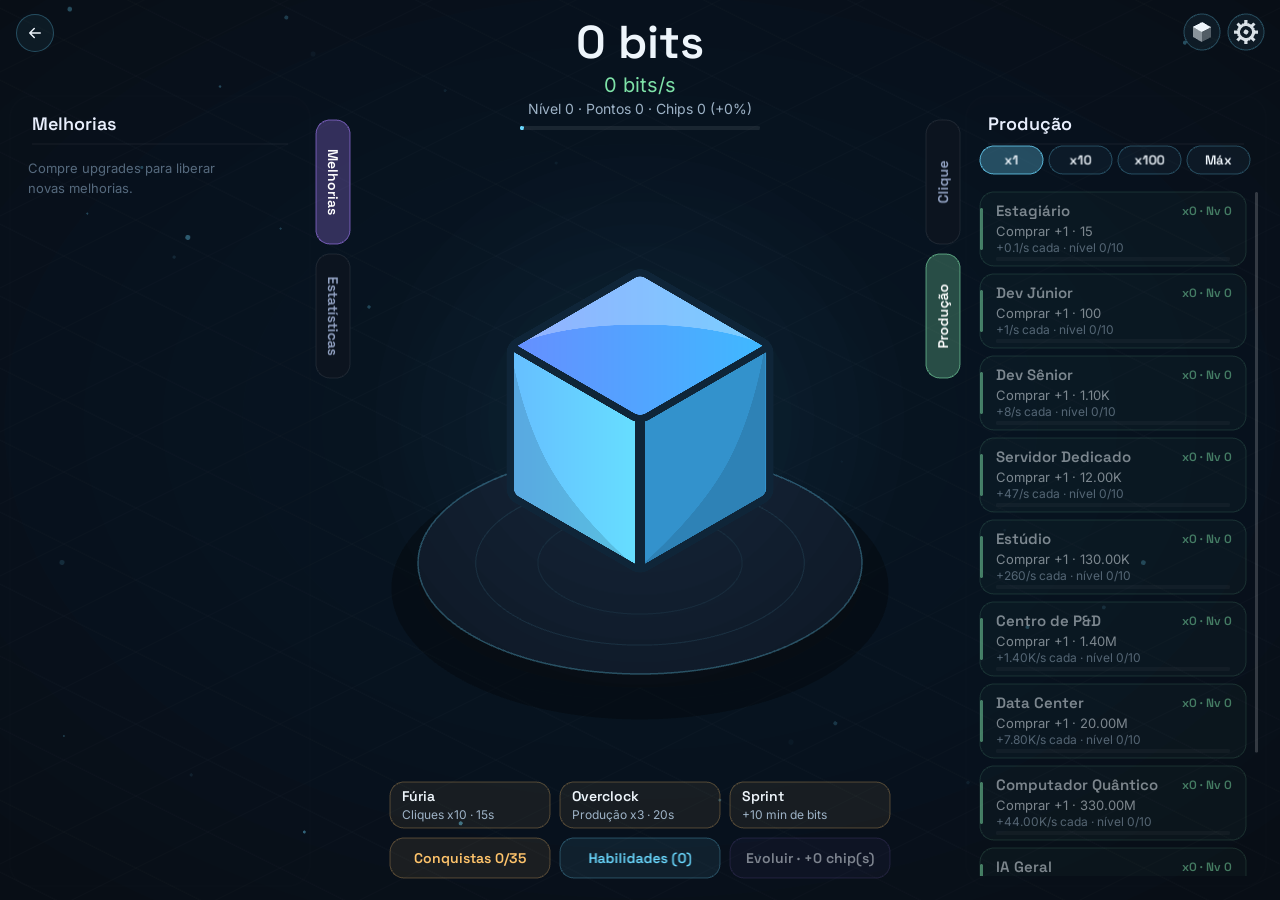
<file: jogo/index.html>
<!doctype html>
<html lang="pt-BR">
  <head>
    <script src="../assets/vendor/pixi.min.js?v=8.22.0" defer></script>

    <meta charset="UTF-8" />
    <meta name="viewport" content="width=device-width, initial-scale=1.0, maximum-scale=1.0, user-scalable=no, viewport-fit=cover" />
    <title>Idle Bits — jogue no navegador</title>
    <style>html,body{overscroll-behavior:none;-webkit-user-select:none;user-select:none;-webkit-touch-callout:none;-webkit-tap-highlight-color:transparent;background:#080e16;height:100%;margin:0;overflow:hidden}canvas{touch-action:none;display:block}</style>
    <script type="module" crossorigin src="./assets/index-CNonb72j.js"></script>
    <meta name="theme-color" content="#05090f">
    <meta name="description" content="Idle Bits: um clicker isométrico que roda no navegador. Clique no cubo, monte seu estúdio, evolua e explore uma árvore com 100 habilidades.">
    <link rel="canonical" href="https://scorpionbits.com/jogo/">
    <meta property="og:type" content="website">
    <meta property="og:url" content="https://scorpionbits.com/jogo/">
    <meta property="og:title" content="Idle Bits — jogue no navegador">
    <meta property="og:description" content="Clique no cubo, monte seu estúdio e evolua. Um clicker isométrico da ScorpionBits.">
    <meta property="og:image" content="https://scorpionbits.com/assets/projetos/idle.webp">
    <meta property="og:locale" content="pt_BR">
    <meta name="twitter:card" content="summary_large_image">
    <link rel="icon" href="../assets/favicon.png" type="image/png">
    <link rel="apple-touch-icon" href="../assets/favicon.png">
    <link rel="preload" as="font" type="font/woff2" href="../assets/fonts/grotesk-latin.woff2" crossorigin="">
    <link rel="preload" as="font" type="font/woff2" href="../assets/fonts/inter-latin.woff2" crossorigin="">
    <style>
@font-face { font-family: "Grotesk"; src: url("../assets/fonts/grotesk-latin.woff2") format("woff2"); font-weight: 300 700; font-display: swap; }
@font-face { font-family: "Body"; src: url("../assets/fonts/inter-latin.woff2") format("woff2"); font-weight: 100 900; font-display: swap; }
html, body { background: #080e16; }

/* botão "voltar ao site" (canto superior esquerdo, par da engrenagem) */
.back { position: fixed; top: 14px; left: 16px; z-index: 5; width: 36px; height: 36px; border-radius: 50%;
  display: grid; place-items: center; color: #eef5fb; text-decoration: none;
  background: rgba(106, 216, 254, 0.06); border: 1px solid rgba(106, 216, 254, 0.28);
  transition: background .2s, transform .2s, opacity .25s; }
.back:hover, .back:focus-visible { background: rgba(106, 216, 254, 0.16); transform: scale(1.06); outline: none; }
.back svg { width: 18px; height: 18px; }
@media (max-width: 759px) { .back { top: 8px; left: 10px; } }
.modal-open .back { opacity: 0; pointer-events: none; }

/* tela de carregamento: some com fade quando o jogo está pronto */
#boot { position: fixed; inset: 0; z-index: 10; display: grid; place-content: center; justify-items: center; gap: 14px;
  background: #080e16; color: #9db2c6; font: 500 14px/1.4 "Body", "Segoe UI", system-ui, sans-serif;
  transition: opacity .6s ease; }
#boot.done { opacity: 0; pointer-events: none; }
#boot img { width: 56px; height: auto; animation: boot-bob 1.6s ease-in-out infinite; }
#boot p { margin: 0; text-align: center; max-width: 30ch; }
#boot-msg { display: none; }
#boot-msg a { color: #6ad8fe; }
@keyframes boot-bob { 50% { transform: translateY(-6px); } }
@media (prefers-reduced-motion: reduce) { #boot img { animation: none; } }
</style>
  </head>
  <body>
    <div id="boot" role="status"><img src="../assets/logo-glyph.png" width="56" height="68" alt="">
<p id="boot-txt">Carregando o jogo…</p>
<p id="boot-msg">Está demorando? Tente recarregar a página ou abrir em outro navegador. <a href="../">Voltar ao site</a></p>
<noscript><p>Este jogo precisa de JavaScript. <a href="../">Voltar ao site</a></p></noscript></div>
    <a class="back" href="../" aria-label="Voltar ao site da ScorpionBits" title="Voltar ao site"><svg viewBox="0 0 24 24" fill="none" stroke="currentColor" stroke-width="2" stroke-linecap="round" stroke-linejoin="round" aria-hidden="true"><path d="M19 12H5M11 6l-6 6 6 6"/></svg></a>

    <script>setTimeout(function(){var m=document.getElementById('boot-msg');if(m&&document.getElementById('boot'))m.style.display='block'},12000)</script>
  </body>
</html>
</file>
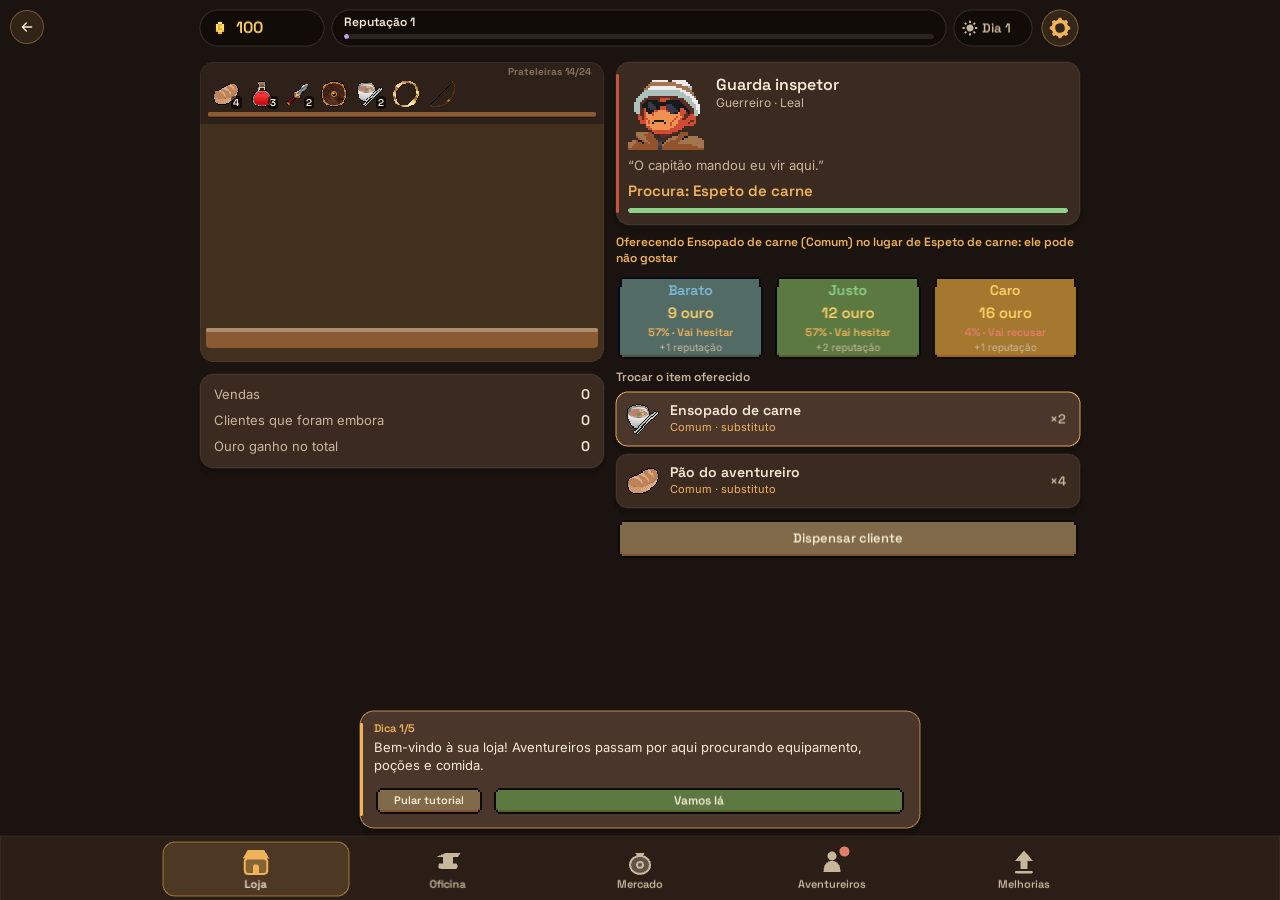
<file: loja/index.html>
<!doctype html>
<html lang="pt-BR">
  <head>
    <script src="../assets/vendor/pixi.min.js?v=8.22.0" defer></script>

    <meta charset="UTF-8" />
    <meta name="viewport" content="width=device-width, initial-scale=1.0, maximum-scale=1.0, user-scalable=no, viewport-fit=cover" />
    <title>Loja do Aventureiro — jogue no navegador</title>
    <style>html,body{overscroll-behavior:none;-webkit-user-select:none;user-select:none;-webkit-touch-callout:none;-webkit-tap-highlight-color:transparent;background:#1b130f;height:100%;margin:0;overflow:hidden}canvas{touch-action:none;display:block}#safe{visibility:hidden;pointer-events:none;padding:env(safe-area-inset-top) env(safe-area-inset-right) env(safe-area-inset-bottom) env(safe-area-inset-left);position:fixed;inset:0}</style>
    <script type="module" crossorigin src="./assets/index-DNn7Crcz.js"></script>
    <meta name="theme-color" content="#1b130f">
    <meta name="description" content="Loja do Aventureiro: gerencie uma loja de aventureiros no navegador. Escolha o preço, produza itens, contrate funcionários e expanda para novas cidades.">
    <link rel="canonical" href="https://scorpionbits.com/loja/">
    <meta property="og:type" content="website">
    <meta property="og:url" content="https://scorpionbits.com/loja/">
    <meta property="og:title" content="Loja do Aventureiro — jogue no navegador">
    <meta property="og:description" content="Loja do Aventureiro: gerencie uma loja de aventureiros no navegador. Escolha o preço, produza itens, contrate funcionários e expanda para novas cidades.">
    <meta property="og:locale" content="pt_BR">
    <link rel="manifest" href="./manifest.webmanifest">
    <link rel="apple-touch-icon" href="./icons/apple-touch-icon.png">
    <meta name="mobile-web-app-capable" content="yes">
    <meta name="apple-mobile-web-app-capable" content="yes">
    <meta name="apple-mobile-web-app-title" content="Loja do Aventureiro">
    <meta name="apple-mobile-web-app-status-bar-style" content="black-translucent">
    <link rel="icon" href="../assets/favicon.png" type="image/png">
    <link rel="preload" as="font" type="font/woff2" href="../assets/fonts/grotesk-latin.woff2" crossorigin="">
    <link rel="preload" as="font" type="font/woff2" href="../assets/fonts/inter-latin.woff2" crossorigin="">
    <style>
@font-face { font-family: "Grotesk"; src: url("../assets/fonts/grotesk-latin.woff2") format("woff2"); font-weight: 300 700; font-display: swap; }
@font-face { font-family: "Body"; src: url("../assets/fonts/inter-latin.woff2") format("woff2"); font-weight: 100 900; font-display: swap; }
html, body { background: #1b130f; }

/* botão "voltar ao site" (canto superior esquerdo, sobre a barra do topo) */
.back { position: fixed; top: 10px; left: 10px; z-index: 5; width: 32px; height: 32px; border-radius: 50%;
  display: grid; place-items: center; color: #f6ead6; text-decoration: none;
  background: rgba(240, 179, 90, 0.1); border: 1px solid rgba(240, 179, 90, 0.35); }
.back svg { width: 16px; height: 16px; }
/* instalado como app não há site para onde voltar */
@media (display-mode: standalone) { .back { display: none; } }

/* tela de carregamento: some com fade quando o jogo está pronto */
#boot { position: fixed; inset: 0; z-index: 10; display: grid; place-content: center; justify-items: center; gap: 14px;
  background: #1b130f; color: #c9b79c; font: 500 14px/1.4 "Body", "Segoe UI", system-ui, sans-serif;
  transition: opacity .6s ease; }
#boot.done { opacity: 0; pointer-events: none; }
#boot img { width: 56px; height: auto; animation: boot-bob 1.6s ease-in-out infinite; }
#boot p { margin: 0; text-align: center; max-width: 30ch; }
#boot-msg { display: none; }
#boot-msg a { color: #f0b35a; }
@keyframes boot-bob { 50% { transform: translateY(-6px); } }
@media (prefers-reduced-motion: reduce) { #boot img { animation: none; } }
</style>
  </head>
  <body>
    <div id="boot" role="status"><img src="../assets/logo-glyph.png" width="56" height="68" alt="">
<p id="boot-txt">Abrindo a loja…</p>
<p id="boot-msg">Está demorando? Tente recarregar a página ou abrir em outro navegador. <a href="../">Voltar ao site</a></p>
<noscript><p>Este jogo precisa de JavaScript. <a href="../">Voltar ao site</a></p></noscript></div>
    <a class="back" href="../" aria-label="Voltar ao site da ScorpionBits" title="Voltar ao site"><svg viewBox="0 0 24 24" fill="none" stroke="currentColor" stroke-width="2" stroke-linecap="round" stroke-linejoin="round" aria-hidden="true"><path d="M19 12H5M11 6l-6 6 6 6"/></svg></a>

    <div id="safe"></div>
    <script>setTimeout(function(){var m=document.getElementById('boot-msg');if(m&&document.getElementById('boot'))m.style.display='block'},12000)</script>
  </body>
</html>
</file>
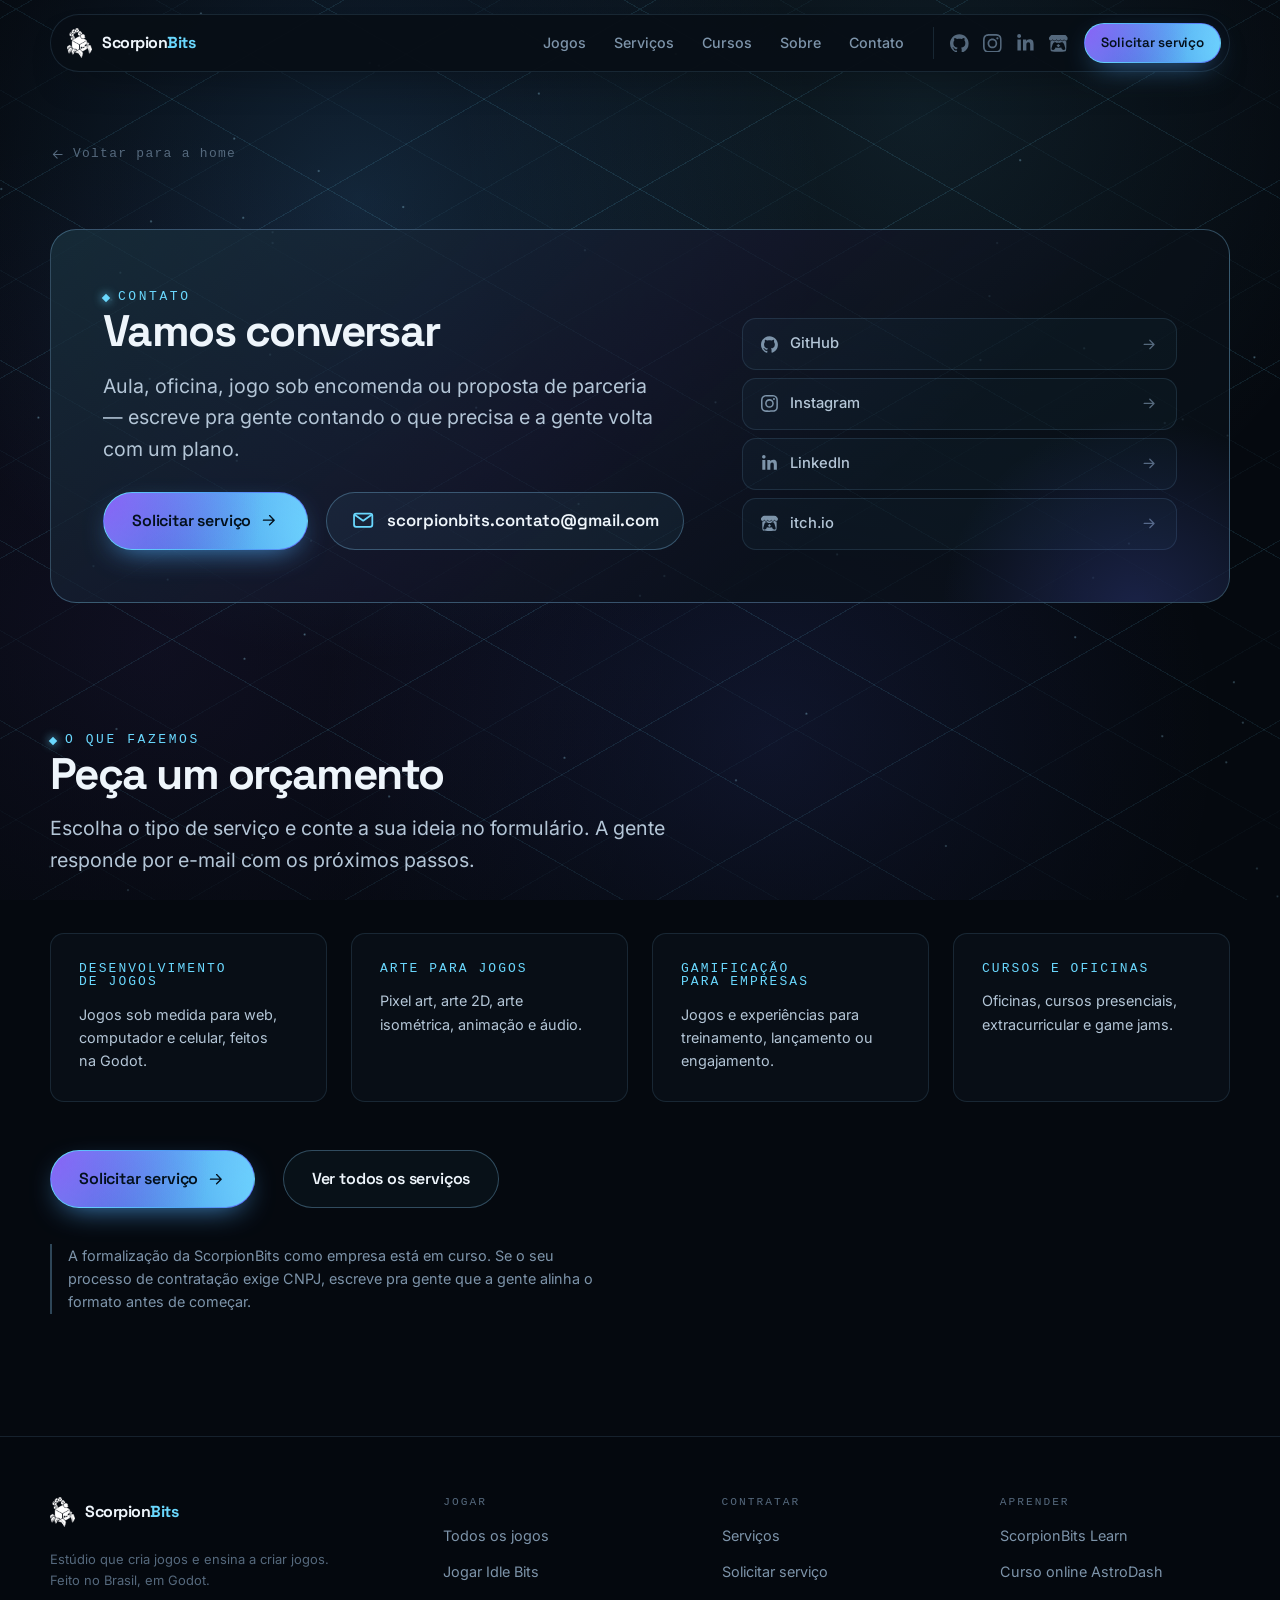
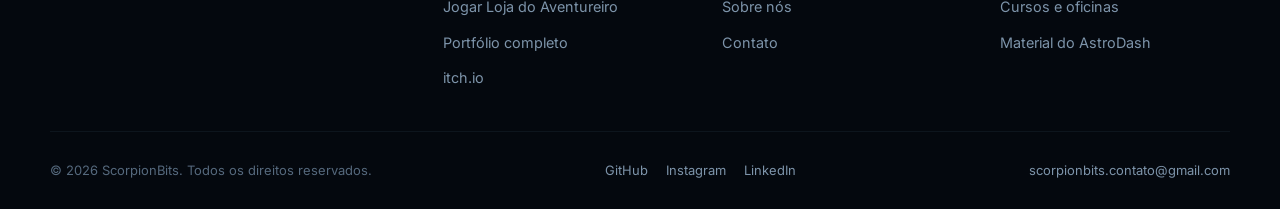
<file: contato.html>
<!DOCTYPE html>
<html lang="pt-BR">

<head>
    <meta charset="UTF-8">
    <meta name="viewport" content="width=device-width, initial-scale=1">
    <meta name="theme-color" content="#05090f">
    <title>Contato — ScorpionBits</title>
    <meta name="description"
        content="Fale com a ScorpionBits: peça um orçamento pelo formulário, escreva para scorpionbits.contato@gmail.com ou nos encontre nas redes.">
    <link rel="canonical" href="https://scorpionbits.com/contato.html">

    <meta property="og:type" content="website">
    <meta property="og:url" content="https://scorpionbits.com/contato.html">
    <meta property="og:title" content="Contato — ScorpionBits">
    <meta property="og:description" content="Peça um orçamento, mande um e-mail ou nos encontre nas redes.">
    <meta property="og:image" content="https://scorpionbits.com/assets/og-cover.png">
    <meta property="og:site_name" content="ScorpionBits">
    <meta property="og:locale" content="pt_BR">
    <meta property="og:image:width" content="1200">
    <meta property="og:image:height" content="630">
    <meta property="og:image:alt" content="ScorpionBits: estúdio que cria jogos e ensina a criar jogos">
    <meta name="twitter:card" content="summary_large_image">

    <link rel="icon" href="assets/favicon.png" type="image/png">
    <link rel="stylesheet" href="css/style.css?v=97">
    <script>
        /* Modo leve: decidido antes da primeira pintura. Níveis: 1 = sem os
           efeitos decorativos; 2 = também sem o vídeo do mascote. Vem de
           (a) decisão guardada por 14 dias pelo detector de lentidão em
           js/main.js, (b) máquina com 2 núcleos ou 2 GB, (c) economia de
           dados, (d) ?leve=0|1|2 para forçar — 0 desliga e apaga o guardado. */
        (function () {
            var d = document.documentElement, n = 0;
            d.className += " js";
            try {
                var q = /[?&]leve=([012])/.exec(location.search), s = localStorage;
                if (q) {
                    d.setAttribute("data-leve-fixo", "");
                    if (q[1] === "0") s.removeItem("sb-leve");
                    else s.setItem("sb-leve", q[1] + ":" + Date.now());
                }
                var v = s.getItem("sb-leve");
                if (v) {
                    var p = v.split(":");
                    if (Date.now() - p[1] < 12096e5) n = +p[0]; else s.removeItem("sb-leve");
                }
                if (!q || q[1] !== "0") {
                    var c = navigator.connection || {};
                    if (!n && ((navigator.hardwareConcurrency || 8) <= 2 || (navigator.deviceMemory || 8) <= 2)) n = 2;
                    if (!n && c.saveData) n = 1;
                }
            } catch (e) { }
            if (n) { d.classList.add("lite"); d.setAttribute("data-leve", n); }
        })();
    </script>
</head>

<body>
    <a class="skip-link" href="#conteudo">Pular para o conteúdo</a>
    <div class="backdrop" aria-hidden="true">
        <div class="backdrop-grid"></div>
        <div class="backdrop-grid backdrop-grid--perto"></div>
        <div class="backdrop-stars backdrop-stars--far"></div>
        <div class="backdrop-stars"></div>
        <div class="backdrop-cubes">
        <svg viewBox="-11 -11 22 22" style="top:12%;left:6%;--s:54px;--d:24s" aria-hidden="true"><path d="M0 -9 L7.8 -4.5 L7.8 4.5 L0 9 L-7.8 4.5 L-7.8 -4.5 Z M0 0 L0 -9 M0 0 L-7.8 4.5 M0 0 L7.8 4.5" fill="none" stroke="currentColor" stroke-width="1.1" stroke-linejoin="round"/></svg>
        <svg viewBox="-11 -11 22 22" style="top:38%;right:8%;--s:38px;--d:31s;animation-delay:-6s" aria-hidden="true"><path d="M0 -9 L7.8 -4.5 L7.8 4.5 L0 9 L-7.8 4.5 L-7.8 -4.5 Z M0 0 L0 -9 M0 0 L-7.8 4.5 M0 0 L7.8 4.5" fill="none" stroke="currentColor" stroke-width="1.1" stroke-linejoin="round"/></svg>
        <svg viewBox="-11 -11 22 22" style="top:68%;left:12%;--s:30px;--d:27s;animation-delay:-13s" aria-hidden="true"><path d="M0 -9 L7.8 -4.5 L7.8 4.5 L0 9 L-7.8 4.5 L-7.8 -4.5 Z M0 0 L0 -9 M0 0 L-7.8 4.5 M0 0 L7.8 4.5" fill="none" stroke="currentColor" stroke-width="1.1" stroke-linejoin="round"/></svg>
        <svg viewBox="-11 -11 22 22" style="top:82%;right:18%;--s:46px;--d:35s;animation-delay:-3s" aria-hidden="true"><path d="M0 -9 L7.8 -4.5 L7.8 4.5 L0 9 L-7.8 4.5 L-7.8 -4.5 Z M0 0 L0 -9 M0 0 L-7.8 4.5 M0 0 L7.8 4.5" fill="none" stroke="currentColor" stroke-width="1.1" stroke-linejoin="round"/></svg>
        <svg viewBox="-11 -11 22 22" style="top:24%;left:44%;--s:26px;--d:29s;animation-delay:-18s" aria-hidden="true"><path d="M0 -9 L7.8 -4.5 L7.8 4.5 L0 9 L-7.8 4.5 L-7.8 -4.5 Z M0 0 L0 -9 M0 0 L-7.8 4.5 M0 0 L7.8 4.5" fill="none" stroke="currentColor" stroke-width="1.1" stroke-linejoin="round"/></svg>
        <svg viewBox="-11 -11 22 22" style="top:56%;right:38%;--s:34px;--d:22s;animation-delay:-9s" aria-hidden="true"><path d="M0 -9 L7.8 -4.5 L7.8 4.5 L0 9 L-7.8 4.5 L-7.8 -4.5 Z M0 0 L0 -9 M0 0 L-7.8 4.5 M0 0 L7.8 4.5" fill="none" stroke="currentColor" stroke-width="1.1" stroke-linejoin="round"/></svg>
        </div>
        <div class="backdrop-mist"></div>
    </div>
    <div class="grain" aria-hidden="true"></div>
    <div class="scroll-progress" aria-hidden="true"></div>

    <svg width="0" height="0" style="position:absolute" aria-hidden="true" focusable="false">
        <defs>
            <symbol id="i-arrow-left" viewBox="0 0 24 24">
                <path d="M19.5 12h-14M11.5 18l-6-6 6-6" />
            </symbol>
            <symbol id="i-arrow-right" viewBox="0 0 24 24">
                <path d="M4.5 12h14M12.5 6l6 6-6 6" />
            </symbol>
            <symbol id="i-mail" viewBox="0 0 24 24">
                <rect x="3" y="5.5" width="18" height="13" rx="2" />
                <path d="m4 7 8 5.5L20 7" />
            </symbol>
            <symbol id="i-menu" viewBox="0 0 24 24">
                <path d="M4 8h16M4 16h16" />
            </symbol>
            <symbol id="i-close" viewBox="0 0 24 24">
                <path d="m6 6 12 12M18 6 6 18" />
            </symbol>
            <!-- Marcas: simple-icons (CC0) e Font Awesome Free (CC BY 4.0). Auto-hospedadas. -->
            <symbol id="i-github" viewBox="0 0 24 24">
                <path d="M12 .297c-6.63 0-12 5.373-12 12 0 5.303 3.438 9.8 8.205 11.385.6.113.82-.258.82-.577 0-.285-.01-1.04-.015-2.04-3.338.724-4.042-1.61-4.042-1.61C4.422 18.07 3.633 17.7 3.633 17.7c-1.087-.744.084-.729.084-.729 1.205.084 1.838 1.236 1.838 1.236 1.07 1.835 2.809 1.305 3.495.998.108-.776.417-1.305.76-1.605-2.665-.3-5.466-1.332-5.466-5.93 0-1.31.465-2.38 1.235-3.22-.135-.303-.54-1.523.105-3.176 0 0 1.005-.322 3.3 1.23.96-.267 1.98-.399 3-.405 1.02.006 2.04.138 3 .405 2.28-1.552 3.285-1.23 3.285-1.23.645 1.653.24 2.873.12 3.176.765.84 1.23 1.91 1.23 3.22 0 4.61-2.805 5.625-5.475 5.92.42.36.81 1.096.81 2.22 0 1.606-.015 2.896-.015 3.286 0 .315.21.69.825.57C20.565 22.092 24 17.592 24 12.297c0-6.627-5.373-12-12-12" />
            </symbol>
            <symbol id="i-instagram" viewBox="0 0 24 24">
                <path d="M7.0301.084c-1.2768.0602-2.1487.264-2.911.5634-.7888.3075-1.4575.72-2.1228 1.3877-.6652.6677-1.075 1.3368-1.3802 2.127-.2954.7638-.4956 1.6365-.552 2.914-.0564 1.2775-.0689 1.6882-.0626 4.947.0062 3.2586.0206 3.6671.0825 4.9473.061 1.2765.264 2.1482.5635 2.9107.308.7889.72 1.4573 1.388 2.1228.6679.6655 1.3365 1.0743 2.1285 1.38.7632.295 1.6361.4961 2.9134.552 1.2773.056 1.6884.069 4.9462.0627 3.2578-.0062 3.668-.0207 4.9478-.0814 1.28-.0607 2.147-.2652 2.9098-.5633.7889-.3086 1.4578-.72 2.1228-1.3881.665-.6682 1.0745-1.3378 1.3795-2.1284.2957-.7632.4966-1.636.552-2.9124.056-1.2809.0692-1.6898.063-4.948-.0063-3.2583-.021-3.6668-.0817-4.9465-.0607-1.2797-.264-2.1487-.5633-2.9117-.3084-.7889-.72-1.4568-1.3876-2.1228C21.2982 1.33 20.628.9208 19.8378.6165 19.074.321 18.2017.1197 16.9244.0645 15.6471.0093 15.236-.005 11.977.0014 8.718.0076 8.31.0215 7.0301.0839m.1402 21.6932c-1.17-.0509-1.8053-.2453-2.2287-.408-.5606-.216-.96-.4771-1.3819-.895-.422-.4178-.6811-.8186-.9-1.378-.1644-.4234-.3624-1.058-.4171-2.228-.0595-1.2645-.072-1.6442-.079-4.848-.007-3.2037.0053-3.583.0607-4.848.05-1.169.2456-1.805.408-2.2282.216-.5613.4762-.96.895-1.3816.4188-.4217.8184-.6814 1.3783-.9003.423-.1651 1.0575-.3614 2.227-.4171 1.2655-.06 1.6447-.072 4.848-.079 3.2033-.007 3.5835.005 4.8495.0608 1.169.0508 1.8053.2445 2.228.408.5608.216.96.4754 1.3816.895.4217.4194.6816.8176.9005 1.3787.1653.4217.3617 1.056.4169 2.2263.0602 1.2655.0739 1.645.0796 4.848.0058 3.203-.0055 3.5834-.061 4.848-.051 1.17-.245 1.8055-.408 2.2294-.216.5604-.4763.96-.8954 1.3814-.419.4215-.8181.6811-1.3783.9-.4224.1649-1.0577.3617-2.2262.4174-1.2656.0595-1.6448.072-4.8493.079-3.2045.007-3.5825-.006-4.848-.0608M16.953 5.5864A1.44 1.44 0 1 0 18.39 4.144a1.44 1.44 0 0 0-1.437 1.4424M5.8385 12.012c.0067 3.4032 2.7706 6.1557 6.173 6.1493 3.4026-.0065 6.157-2.7701 6.1506-6.1733-.0065-3.4032-2.771-6.1565-6.174-6.1498-3.403.0067-6.156 2.771-6.1496 6.1738M8 12.0077a4 4 0 1 1 4.008 3.9921A3.9996 3.9996 0 0 1 8 12.0077" />
            </symbol>
            <symbol id="i-linkedin" viewBox="0 0 448 512">
                <path d="M100.28 448H7.4V148.9h92.88zM53.79 108.1C24.09 108.1 0 83.5 0 53.8a53.79 53.79 0 0 1 107.58 0c0 29.7-24.1 54.3-53.79 54.3zM447.9 448h-92.68V302.4c0-34.7-.7-79.2-48.29-79.2-48.29 0-55.69 37.7-55.69 76.7V448h-92.78V148.9h89.08v40.8h1.3c12.4-23.5 42.69-48.3 87.88-48.3 94 0 111.28 61.9 111.28 142.3V448z" />
            </symbol>
            <symbol id="i-itch" viewBox="0 0 24 24">
                <path d="M3.13 1.338C2.08 1.96.02 4.328 0 4.95v1.03c0 1.303 1.22 2.45 2.325 2.45 1.33 0 2.436-1.102 2.436-2.41 0 1.308 1.07 2.41 2.4 2.41 1.328 0 2.362-1.102 2.362-2.41 0 1.308 1.137 2.41 2.466 2.41h.024c1.33 0 2.466-1.102 2.466-2.41 0 1.308 1.034 2.41 2.363 2.41 1.33 0 2.4-1.102 2.4-2.41 0 1.308 1.106 2.41 2.435 2.41C22.78 8.43 24 7.282 24 5.98V4.95c-.02-.62-2.082-2.99-3.13-3.612-3.253-.114-5.508-.134-8.87-.133-3.362 0-7.945.053-8.87.133zm6.376 6.477a2.74 2.74 0 0 1-.468.602c-.5.49-1.19.795-1.947.795a2.786 2.786 0 0 1-1.95-.795c-.182-.178-.32-.37-.446-.59-.127.222-.303.412-.486.59a2.788 2.788 0 0 1-1.95.795c-.092 0-.187-.025-.264-.052-.107 1.113-.152 2.176-.168 2.95v.005l-.006 1.167c.02 2.334-.23 7.564 1.03 8.85 1.952.454 5.545.662 9.15.663 3.605 0 7.198-.21 9.15-.664 1.26-1.284 1.01-6.514 1.03-8.848l-.006-1.167v-.004c-.016-.775-.06-1.838-.168-2.95-.077.026-.172.052-.263.052a2.788 2.788 0 0 1-1.95-.795c-.184-.178-.36-.368-.486-.59-.127.22-.265.412-.447.59a2.786 2.786 0 0 1-1.95.794c-.76 0-1.446-.303-1.948-.793a2.74 2.74 0 0 1-.468-.602 2.738 2.738 0 0 1-.463.602 2.787 2.787 0 0 1-1.95.794h-.16a2.787 2.787 0 0 1-1.95-.793 2.738 2.738 0 0 1-.464-.602zm-2.004 2.59v.002c.795.002 1.5 0 2.373.953.687-.072 1.406-.108 2.125-.107.72 0 1.438.035 2.125.107.873-.953 1.578-.95 2.372-.953.376 0 1.876 0 2.92 2.934l1.123 4.028c.832 2.995-.266 3.068-1.636 3.07-2.03-.075-3.156-1.55-3.156-3.025-1.124.184-2.436.276-3.748.277-1.312 0-2.624-.093-3.748-.277 0 1.475-1.125 2.95-3.156 3.026-1.37-.004-2.468-.077-1.636-3.072l1.122-4.027c1.045-2.934 2.545-2.934 2.92-2.934zM12 12.714c-.002.002-2.14 1.964-2.523 2.662l1.4-.056v1.22c0 .056.56.033 1.123.007.562.026 1.124.05 1.124-.008v-1.22l1.4.055C14.138 14.677 12 12.713 12 12.713z" />
            </symbol>
        </defs>
    </svg>

    <span data-dock-sentinel aria-hidden="true"></span>

    <header class="dock">
        <div class="dock-inner">
            <a href="index.html" class="dock-brand">
                <img src="assets/logo-glyph.png" width="25" height="31" alt="">
                <span>Scorpion<em>Bits</em></span>
            </a>

            <div class="dock-panel" id="dock-panel">
                <nav class="dock-nav" aria-label="Principal">
                    <a class="dock-link" href="jogos.html">Jogos</a>
                    <a class="dock-link" href="servicos.html">Serviços</a>
                    <a class="dock-link" href="index.html#curso">Cursos</a>
                    <a class="dock-link" href="sobre.html">Sobre</a>
                    <a class="dock-link" href="contato.html" aria-current="page">Contato</a>
                </nav>

                <div class="dock-social">
                    <a class="icon-btn" data-brand="github" href="https://github.com/scorpion-bits" target="_blank"
                        rel="noopener" aria-label="GitHub">
                        <svg class="icon icon--brand">
                            <use href="#i-github" />
                        </svg>
                    </a>
                    <a class="icon-btn" data-brand="instagram" href="https://instagram.com/scorpionbits_"
                        target="_blank" rel="noopener" aria-label="Instagram">
                        <svg class="icon icon--brand">
                            <use href="#i-instagram" />
                        </svg>
                    </a>
                    <a class="icon-btn" data-brand="linkedin" href="https://www.linkedin.com/company/scorpionbits"
                        target="_blank" rel="noopener" aria-label="LinkedIn">
                        <svg class="icon icon--brand">
                            <use href="#i-linkedin" />
                        </svg>
                    </a>
                    <a class="icon-btn" data-brand="itch" href="https://scorpionbits.itch.io/" target="_blank"
                        rel="noopener" aria-label="itch.io">
                        <svg class="icon icon--brand">
                            <use href="#i-itch" />
                        </svg>
                    </a>
                </div>

                <a class="btn btn--solid btn--sm dock-cta" href="solicitar.html">Solicitar serviço</a>
            </div>

            <button class="dock-toggle" data-dock-toggle aria-label="Abrir menu" aria-expanded="false"
                aria-controls="dock-panel">
                <svg class="icon icon--lg">
                    <use href="#i-menu" />
                </svg>
            </button>
        </div>
    </header>

    <main id="conteudo">
        <section class="wrap page-hero">
            <a class="back-link" href="index.html">
                <svg class="icon">
                    <use href="#i-arrow-left" />
                </svg>
                Voltar para a home
            </a>
        </section>

        <section class="wrap bay" style="padding-top:0">
            <div class="contact">
                <div>
                    <span class="tag">Contato</span>
                    <h1 class="sec-title">Vamos conversar</h1>
                    <p class="sec-lead">
                        Aula, oficina, jogo sob encomenda ou proposta de parceria —
                        escreve pra gente contando o que precisa e a gente volta com
                        um plano.
                    </p>

                    <div class="contact-actions">
                        <a class="btn btn--solid btn--lg" href="solicitar.html">
                            Solicitar serviço
                            <svg class="icon">
                                <use href="#i-arrow-right" />
                            </svg>
                        </a>
                        <a class="email-link" href="mailto:scorpionbits.contato@gmail.com">
                            <svg class="icon icon--lg">
                                <use href="#i-mail" />
                            </svg>
                            scorpionbits.contato@gmail.com
                        </a>
                    </div>
                </div>

                <ul class="social-list">
                    <li>
                        <a class="social-link" data-brand="github" href="https://github.com/scorpion-bits"
                            target="_blank" rel="noopener">
                            <svg class="icon icon--brand">
                                <use href="#i-github" />
                            </svg>
                            GitHub
                            <svg class="icon go">
                                <use href="#i-arrow-right" />
                            </svg>
                        </a>
                    </li>
                    <li>
                        <a class="social-link" data-brand="instagram" href="https://instagram.com/scorpionbits_"
                            target="_blank" rel="noopener">
                            <svg class="icon icon--brand">
                                <use href="#i-instagram" />
                            </svg>
                            Instagram
                            <svg class="icon go">
                                <use href="#i-arrow-right" />
                            </svg>
                        </a>
                    </li>
                    <li>
                        <a class="social-link" data-brand="linkedin"
                            href="https://www.linkedin.com/company/scorpionbits" target="_blank" rel="noopener">
                            <svg class="icon icon--brand">
                                <use href="#i-linkedin" />
                            </svg>
                            LinkedIn
                            <svg class="icon go">
                                <use href="#i-arrow-right" />
                            </svg>
                        </a>
                    </li>
                    <li>
                        <a class="social-link" data-brand="itch" href="https://scorpionbits.itch.io/" target="_blank"
                            rel="noopener">
                            <svg class="icon icon--brand">
                                <use href="#i-itch" />
                            </svg>
                            itch.io
                            <svg class="icon go">
                                <use href="#i-arrow-right" />
                            </svg>
                        </a>
                    </li>
                </ul>
            </div>
        </section>

        <!-- =============================================================
             O QUE FAZEMOS — a oferta, para quem chega querendo contratar
             ============================================================= -->
        <section class="wrap bay" id="servicos" style="padding-top:0">
            <header class="sec-head">
                <span class="tag">O que fazemos</span>
                <h2 class="sec-title">Peça um orçamento</h2>
                <p class="sec-lead">
                    Escolha o tipo de serviço e conte a sua ideia no formulário. A
                    gente responde por e-mail com os próximos passos.
                </p>
            </header>

            <div class="tool-groups">
                <a class="tool-group tool-group--link" href="solicitar.html?servico=jogos">
                    <h3>Desenvolvimento de jogos</h3>
                    <p>Jogos sob medida para web, computador e celular, feitos na Godot.</p>
                </a>
                <a class="tool-group tool-group--link" href="solicitar.html?servico=arte">
                    <h3>Arte para jogos</h3>
                    <p>Pixel art, arte 2D, arte isométrica, animação e áudio.</p>
                </a>
                <a class="tool-group tool-group--link" href="solicitar.html?servico=gamificacao">
                    <h3>Gamificação para empresas</h3>
                    <p>Jogos e experiências para treinamento, lançamento ou engajamento.</p>
                </a>
                <a class="tool-group tool-group--link" href="solicitar.html?servico=oficinas">
                    <h3>Cursos e oficinas</h3>
                    <p>Oficinas, cursos presenciais, extracurricular e game jams.</p>
                </a>
            </div>

            <div class="work-cta">
                <a class="btn btn--solid btn--lg" href="solicitar.html">
                    Solicitar serviço
                    <svg class="icon">
                        <use href="#i-arrow-right" />
                    </svg>
                </a>
                <a class="btn btn--wire btn--lg" href="servicos.html">Ver todos os serviços</a>
            </div>

            <p class="nota-formal">
                A formalização da ScorpionBits como empresa está em curso. Se o seu
                processo de contratação exige CNPJ, escreve pra gente que a gente
                alinha o formato antes de começar.
            </p>
        </section>
    </main>

    <footer class="site-footer">
        <div class="wrap">
            <div class="footer-grid">
                <div class="footer-about">
                    <a href="index.html" class="dock-brand" style="margin-right:0">
                        <img src="assets/logo-glyph.png" width="25" height="31" alt="" loading="lazy">
                        <span>Scorpion<em>Bits</em></span>
                    </a>
                    <p>
                        Estúdio que cria jogos e ensina a criar jogos.
                        Feito no Brasil, em Godot.
                    </p>
                </div>

                <div class="footer-col">
                    <h4>Jogar</h4>
                    <ul>
                        <li><a href="jogos.html">Todos os jogos</a></li>
                        <li><a href="jogo/">Jogar Idle Bits</a></li>
                        <li><a href="loja/">Jogar Loja do Aventureiro</a></li>
                        <li><a href="portfolio.html">Portfólio completo</a></li>
                        <li><a href="https://scorpionbits.itch.io/" target="_blank" rel="noopener">itch.io</a></li>
                    </ul>
                </div>

                <div class="footer-col">
                    <h4>Contratar</h4>
                    <ul>
                        <li><a href="servicos.html">Serviços</a></li>
                        <li><a href="solicitar.html">Solicitar serviço</a></li>
                        <li><a href="sobre.html">Sobre nós</a></li>
                        <li><a href="contato.html">Contato</a></li>
                    </ul>
                </div>

                <div class="footer-col">
                    <h4>Aprender</h4>
                    <ul>
                        <li><a href="https://learn.scorpionbits.com/cursos?utm_source=site&amp;utm_medium=referral&amp;utm_campaign=site_scorpionbits&amp;utm_content=rodape">ScorpionBits Learn</a></li>
                        <li><a href="https://learn.scorpionbits.com/cursos/astrodash?utm_source=site&amp;utm_medium=referral&amp;utm_campaign=site_scorpionbits&amp;utm_content=rodape">Curso online AstroDash</a></li>
                        <li><a href="index.html#curso">Cursos e oficinas</a></li>
                        <li>
                            <a href="https://scorpionbits.com/mini-curso-astrodash/slides/#1" target="_blank"
                                rel="noopener">Material do AstroDash</a>
                        </li>
                    </ul>
                </div>
            </div>

            <div class="footer-bottom">
                <p>© 2026 ScorpionBits. Todos os direitos reservados.</p>
                <ul class="footer-redes">
                    <li><a href="https://github.com/scorpion-bits" target="_blank" rel="noopener">GitHub</a></li>
                    <li><a href="https://instagram.com/scorpionbits_" target="_blank" rel="noopener">Instagram</a></li>
                    <li><a href="https://www.linkedin.com/company/scorpionbits" target="_blank" rel="noopener">LinkedIn</a></li>
                </ul>
                <p><a href="mailto:scorpionbits.contato@gmail.com">scorpionbits.contato@gmail.com</a></p>
            </div>
        </div>
    </footer>

    <script src="js/main.js?v=93" defer></script>
</body>

</html>
</file>
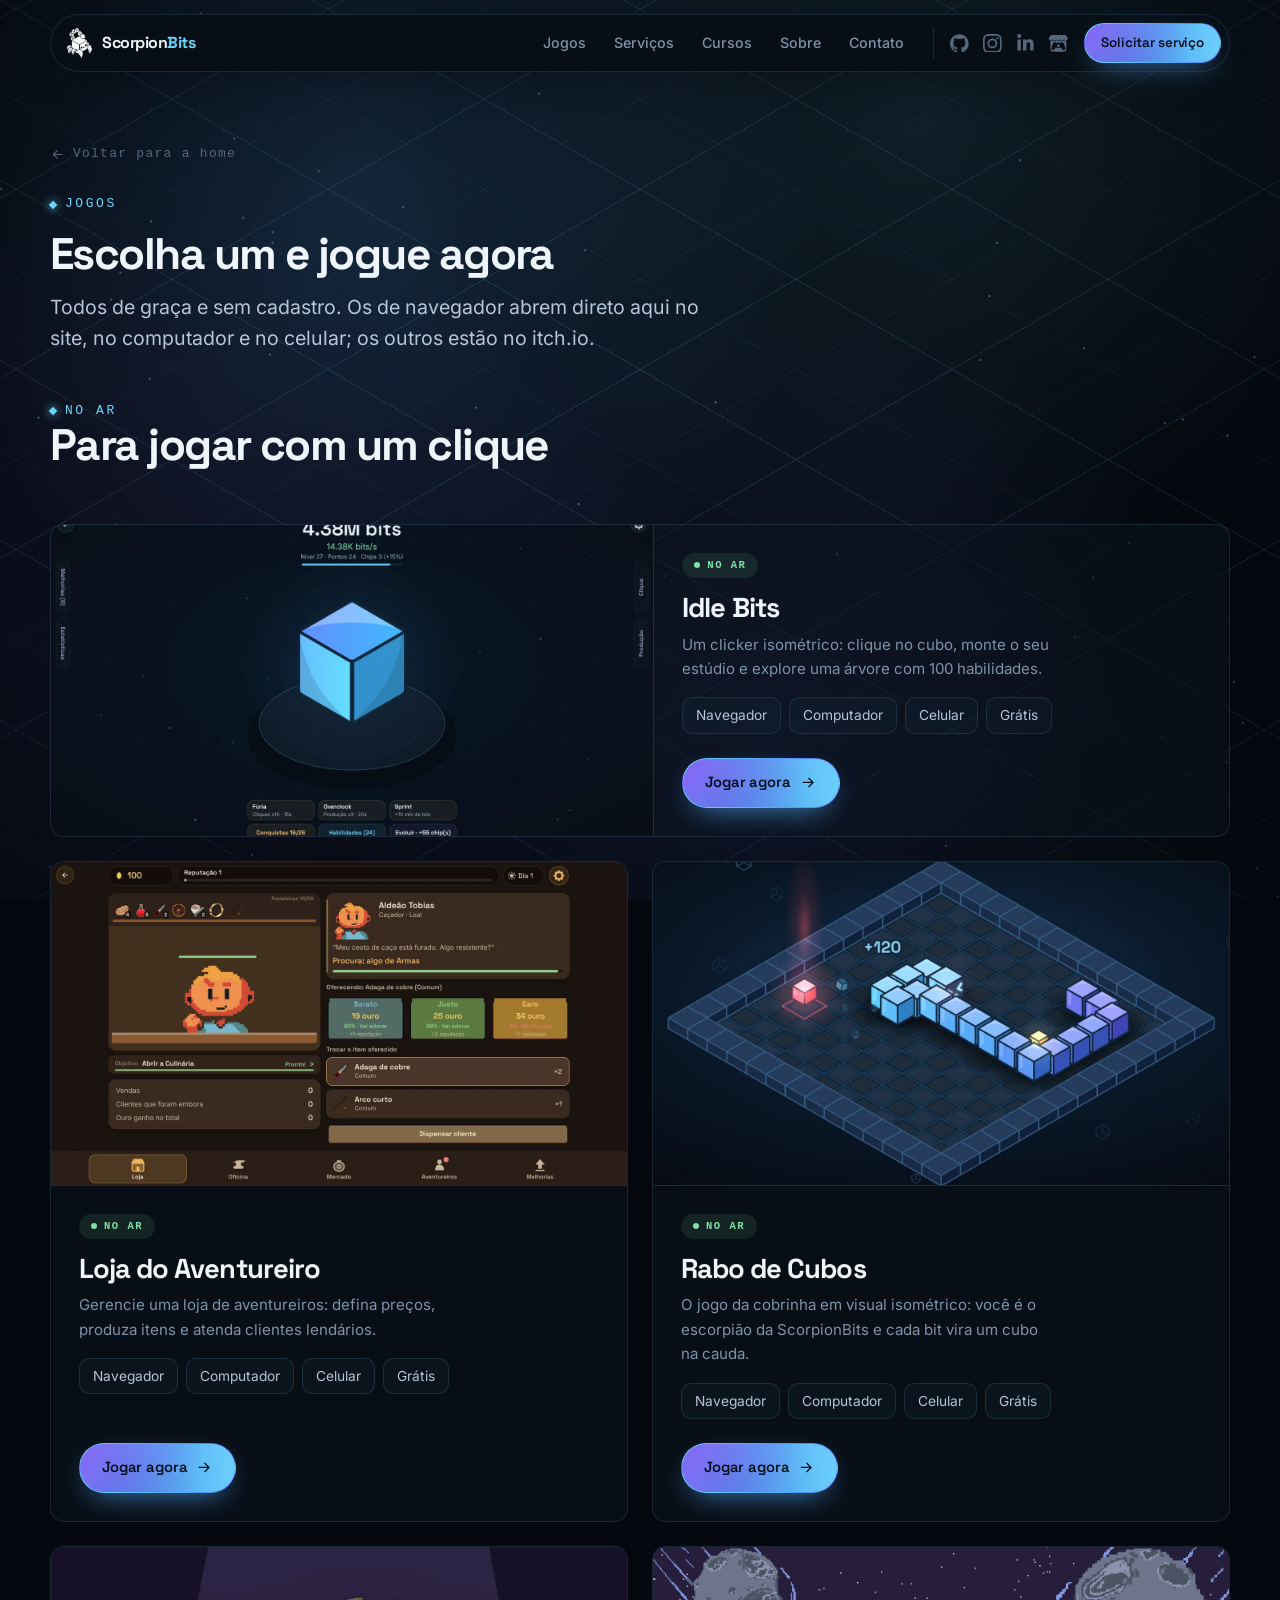
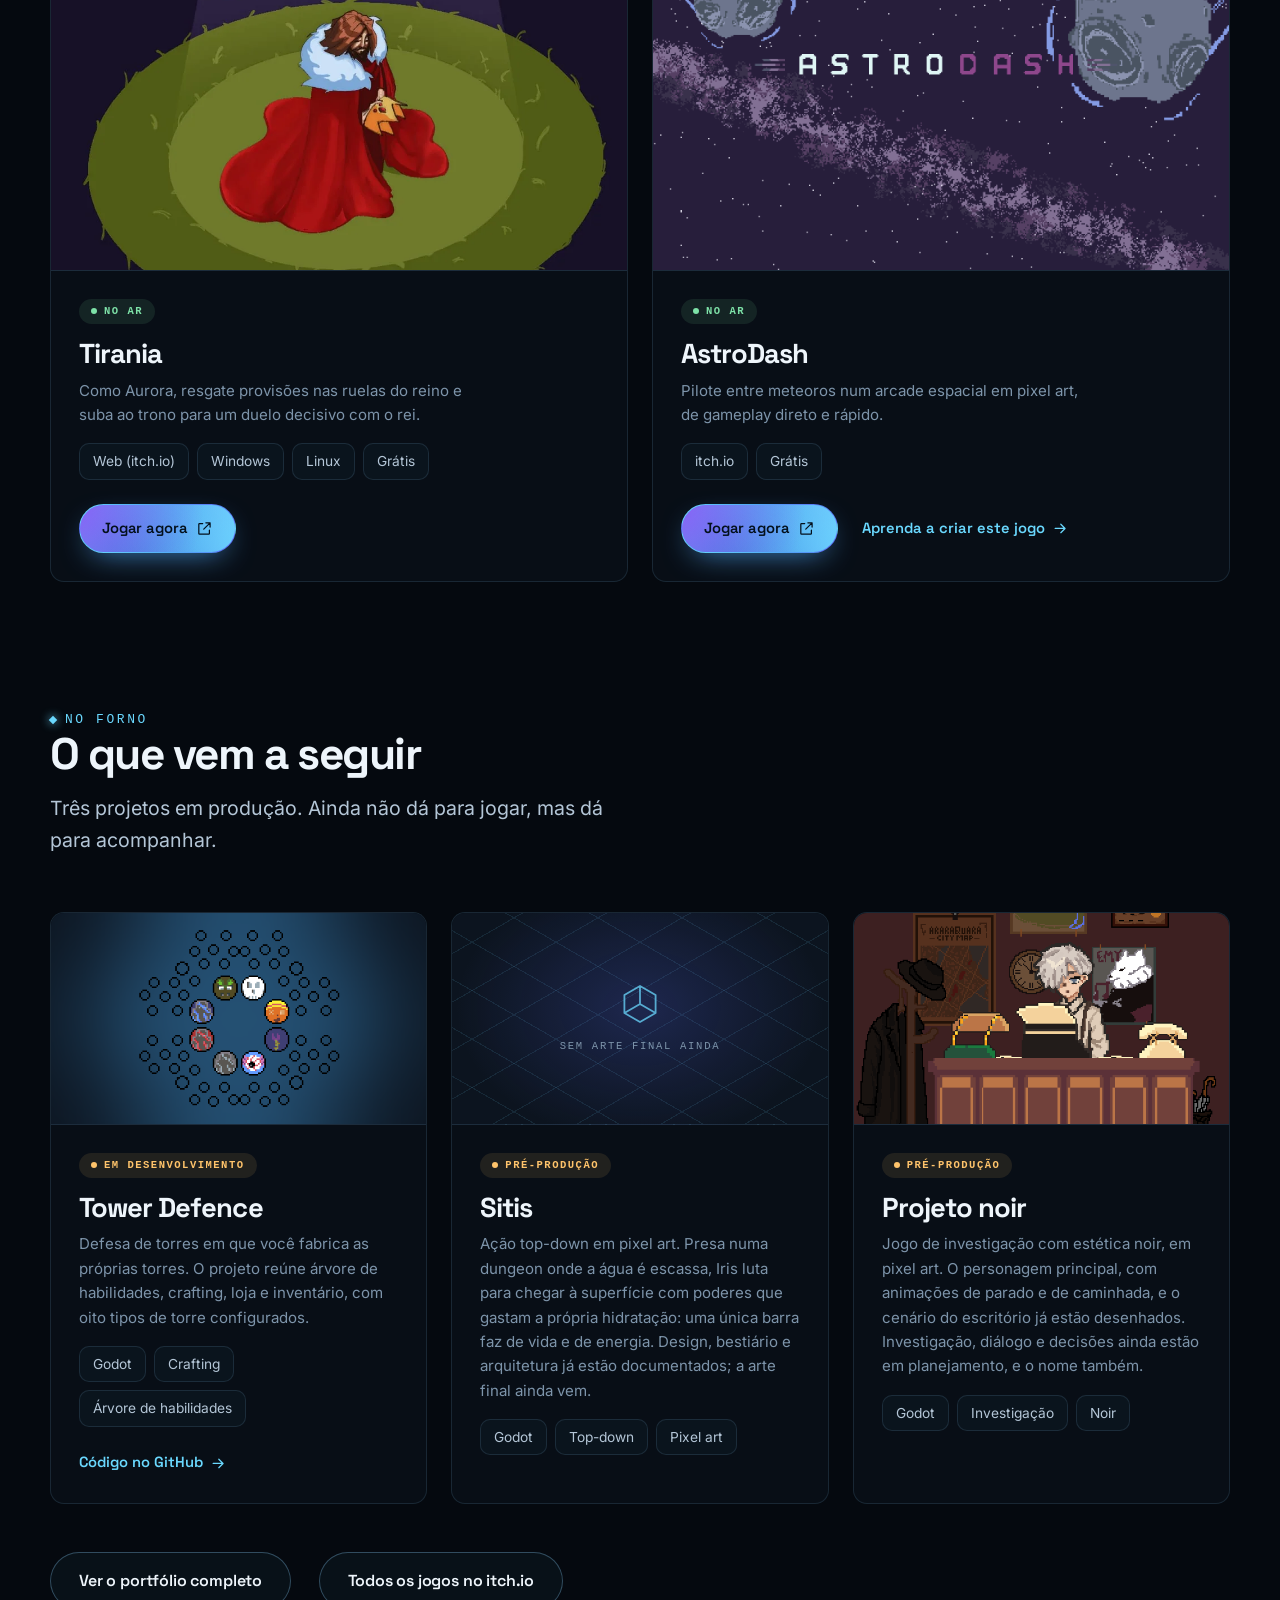
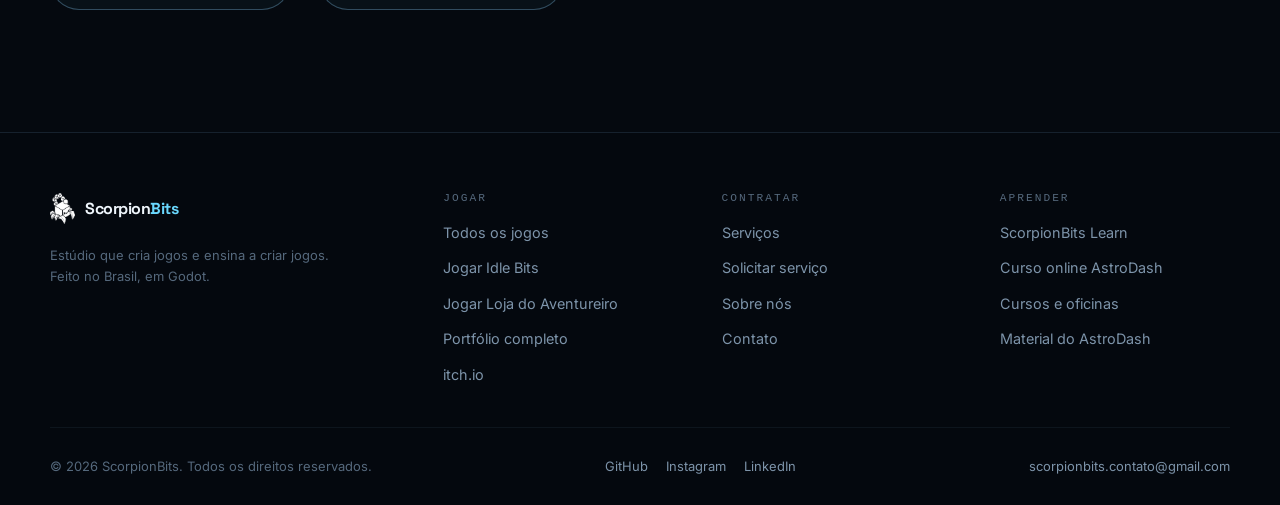
<file: jogos.html>
<!DOCTYPE html>
<html lang="pt-BR">

<head>
    <meta charset="UTF-8">
    <meta name="viewport" content="width=device-width, initial-scale=1">
    <meta name="theme-color" content="#05090f">
    <title>Jogos — ScorpionBits</title>
    <meta name="description"
        content="Jogos da ScorpionBits para jogar agora e de graça: Tirania, AstroDash, Idle Bits, Rabo de Cubos e Loja do Aventureiro, no navegador ou no itch.io.">
    <link rel="canonical" href="https://scorpionbits.com/jogos.html">

    <meta property="og:type" content="website">
    <meta property="og:url" content="https://scorpionbits.com/jogos.html">
    <meta property="og:title" content="Jogos da ScorpionBits">
    <meta property="og:description" content="Jogue agora, de graça: no navegador, no computador e no celular.">
    <meta property="og:image" content="https://scorpionbits.com/assets/og-cover.png">
    <meta property="og:site_name" content="ScorpionBits">
    <meta property="og:locale" content="pt_BR">
    <meta property="og:image:width" content="1200">
    <meta property="og:image:height" content="630">
    <meta property="og:image:alt" content="ScorpionBits: estúdio que cria jogos e ensina a criar jogos">
    <meta name="twitter:card" content="summary_large_image">

    <link rel="icon" href="assets/favicon.png" type="image/png">
    <link rel="stylesheet" href="css/style.css?v=97">
    <script>
        /* Modo leve: decidido antes da primeira pintura. Níveis: 1 = sem os
           efeitos decorativos; 2 = também sem o vídeo do mascote. Vem de
           (a) decisão guardada por 14 dias pelo detector de lentidão em
           js/main.js, (b) máquina com 2 núcleos ou 2 GB, (c) economia de
           dados, (d) ?leve=0|1|2 para forçar — 0 desliga e apaga o guardado. */
        (function () {
            var d = document.documentElement, n = 0;
            d.className += " js";
            try {
                var q = /[?&]leve=([012])/.exec(location.search), s = localStorage;
                if (q) {
                    d.setAttribute("data-leve-fixo", "");
                    if (q[1] === "0") s.removeItem("sb-leve");
                    else s.setItem("sb-leve", q[1] + ":" + Date.now());
                }
                var v = s.getItem("sb-leve");
                if (v) {
                    var p = v.split(":");
                    if (Date.now() - p[1] < 12096e5) n = +p[0]; else s.removeItem("sb-leve");
                }
                if (!q || q[1] !== "0") {
                    var c = navigator.connection || {};
                    if (!n && ((navigator.hardwareConcurrency || 8) <= 2 || (navigator.deviceMemory || 8) <= 2)) n = 2;
                    if (!n && c.saveData) n = 1;
                }
            } catch (e) { }
            if (n) { d.classList.add("lite"); d.setAttribute("data-leve", n); }
        })();
    </script>
</head>

<body>
    <a class="skip-link" href="#conteudo">Pular para o conteúdo</a>
    <div class="backdrop" aria-hidden="true">
        <div class="backdrop-grid"></div>
        <div class="backdrop-grid backdrop-grid--perto"></div>
        <div class="backdrop-stars backdrop-stars--far"></div>
        <div class="backdrop-stars"></div>
        <div class="backdrop-cubes">
        <svg viewBox="-11 -11 22 22" style="top:12%;left:6%;--s:54px;--d:24s" aria-hidden="true"><path d="M0 -9 L7.8 -4.5 L7.8 4.5 L0 9 L-7.8 4.5 L-7.8 -4.5 Z M0 0 L0 -9 M0 0 L-7.8 4.5 M0 0 L7.8 4.5" fill="none" stroke="currentColor" stroke-width="1.1" stroke-linejoin="round"/></svg>
        <svg viewBox="-11 -11 22 22" style="top:38%;right:8%;--s:38px;--d:31s;animation-delay:-6s" aria-hidden="true"><path d="M0 -9 L7.8 -4.5 L7.8 4.5 L0 9 L-7.8 4.5 L-7.8 -4.5 Z M0 0 L0 -9 M0 0 L-7.8 4.5 M0 0 L7.8 4.5" fill="none" stroke="currentColor" stroke-width="1.1" stroke-linejoin="round"/></svg>
        <svg viewBox="-11 -11 22 22" style="top:68%;left:12%;--s:30px;--d:27s;animation-delay:-13s" aria-hidden="true"><path d="M0 -9 L7.8 -4.5 L7.8 4.5 L0 9 L-7.8 4.5 L-7.8 -4.5 Z M0 0 L0 -9 M0 0 L-7.8 4.5 M0 0 L7.8 4.5" fill="none" stroke="currentColor" stroke-width="1.1" stroke-linejoin="round"/></svg>
        <svg viewBox="-11 -11 22 22" style="top:82%;right:18%;--s:46px;--d:35s;animation-delay:-3s" aria-hidden="true"><path d="M0 -9 L7.8 -4.5 L7.8 4.5 L0 9 L-7.8 4.5 L-7.8 -4.5 Z M0 0 L0 -9 M0 0 L-7.8 4.5 M0 0 L7.8 4.5" fill="none" stroke="currentColor" stroke-width="1.1" stroke-linejoin="round"/></svg>
        <svg viewBox="-11 -11 22 22" style="top:24%;left:44%;--s:26px;--d:29s;animation-delay:-18s" aria-hidden="true"><path d="M0 -9 L7.8 -4.5 L7.8 4.5 L0 9 L-7.8 4.5 L-7.8 -4.5 Z M0 0 L0 -9 M0 0 L-7.8 4.5 M0 0 L7.8 4.5" fill="none" stroke="currentColor" stroke-width="1.1" stroke-linejoin="round"/></svg>
        <svg viewBox="-11 -11 22 22" style="top:56%;right:38%;--s:34px;--d:22s;animation-delay:-9s" aria-hidden="true"><path d="M0 -9 L7.8 -4.5 L7.8 4.5 L0 9 L-7.8 4.5 L-7.8 -4.5 Z M0 0 L0 -9 M0 0 L-7.8 4.5 M0 0 L7.8 4.5" fill="none" stroke="currentColor" stroke-width="1.1" stroke-linejoin="round"/></svg>
        </div>
        <div class="backdrop-mist"></div>
    </div>
    <div class="grain" aria-hidden="true"></div>
    <div class="scroll-progress" aria-hidden="true"></div>

    <svg width="0" height="0" style="position:absolute" aria-hidden="true" focusable="false">
        <defs>
            <symbol id="i-arrow-left" viewBox="0 0 24 24">
                <path d="M19.5 12h-14M11.5 18l-6-6 6-6" />
            </symbol>
            <symbol id="i-arrow-right" viewBox="0 0 24 24">
                <path d="M4.5 12h14M12.5 6l6 6-6 6" />
            </symbol>
            <symbol id="i-menu" viewBox="0 0 24 24">
                <path d="M4 8h16M4 16h16" />
            </symbol>
            <symbol id="i-close" viewBox="0 0 24 24">
                <path d="m6 6 12 12M18 6 6 18" />
            </symbol>
            <symbol id="i-external" viewBox="0 0 24 24">
                <path d="M14 4h6v6M20 4 11 13" />
                <path d="M19 14.5V19a1 1 0 0 1-1 1H5a1 1 0 0 1-1-1V6a1 1 0 0 1 1-1h4.5" />
            </symbol>
            <symbol id="i-mail" viewBox="0 0 24 24">
                <rect x="3" y="5.5" width="18" height="13" rx="2" />
                <path d="m4 7 8 5.5L20 7" />
            </symbol>
            <symbol id="i-code" viewBox="0 0 24 24">
                <path d="m9 8-4.5 4L9 16M15 8l4.5 4L15 16" />
            </symbol>
            <!-- Marcas: simple-icons (CC0) e Font Awesome Free (CC BY 4.0). Auto-hospedadas. -->
            <symbol id="i-github" viewBox="0 0 24 24">
                <path d="M12 .297c-6.63 0-12 5.373-12 12 0 5.303 3.438 9.8 8.205 11.385.6.113.82-.258.82-.577 0-.285-.01-1.04-.015-2.04-3.338.724-4.042-1.61-4.042-1.61C4.422 18.07 3.633 17.7 3.633 17.7c-1.087-.744.084-.729.084-.729 1.205.084 1.838 1.236 1.838 1.236 1.07 1.835 2.809 1.305 3.495.998.108-.776.417-1.305.76-1.605-2.665-.3-5.466-1.332-5.466-5.93 0-1.31.465-2.38 1.235-3.22-.135-.303-.54-1.523.105-3.176 0 0 1.005-.322 3.3 1.23.96-.267 1.98-.399 3-.405 1.02.006 2.04.138 3 .405 2.28-1.552 3.285-1.23 3.285-1.23.645 1.653.24 2.873.12 3.176.765.84 1.23 1.91 1.23 3.22 0 4.61-2.805 5.625-5.475 5.92.42.36.81 1.096.81 2.22 0 1.606-.015 2.896-.015 3.286 0 .315.21.69.825.57C20.565 22.092 24 17.592 24 12.297c0-6.627-5.373-12-12-12" />
            </symbol>
            <symbol id="i-instagram" viewBox="0 0 24 24">
                <path d="M7.0301.084c-1.2768.0602-2.1487.264-2.911.5634-.7888.3075-1.4575.72-2.1228 1.3877-.6652.6677-1.075 1.3368-1.3802 2.127-.2954.7638-.4956 1.6365-.552 2.914-.0564 1.2775-.0689 1.6882-.0626 4.947.0062 3.2586.0206 3.6671.0825 4.9473.061 1.2765.264 2.1482.5635 2.9107.308.7889.72 1.4573 1.388 2.1228.6679.6655 1.3365 1.0743 2.1285 1.38.7632.295 1.6361.4961 2.9134.552 1.2773.056 1.6884.069 4.9462.0627 3.2578-.0062 3.668-.0207 4.9478-.0814 1.28-.0607 2.147-.2652 2.9098-.5633.7889-.3086 1.4578-.72 2.1228-1.3881.665-.6682 1.0745-1.3378 1.3795-2.1284.2957-.7632.4966-1.636.552-2.9124.056-1.2809.0692-1.6898.063-4.948-.0063-3.2583-.021-3.6668-.0817-4.9465-.0607-1.2797-.264-2.1487-.5633-2.9117-.3084-.7889-.72-1.4568-1.3876-2.1228C21.2982 1.33 20.628.9208 19.8378.6165 19.074.321 18.2017.1197 16.9244.0645 15.6471.0093 15.236-.005 11.977.0014 8.718.0076 8.31.0215 7.0301.0839m.1402 21.6932c-1.17-.0509-1.8053-.2453-2.2287-.408-.5606-.216-.96-.4771-1.3819-.895-.422-.4178-.6811-.8186-.9-1.378-.1644-.4234-.3624-1.058-.4171-2.228-.0595-1.2645-.072-1.6442-.079-4.848-.007-3.2037.0053-3.583.0607-4.848.05-1.169.2456-1.805.408-2.2282.216-.5613.4762-.96.895-1.3816.4188-.4217.8184-.6814 1.3783-.9003.423-.1651 1.0575-.3614 2.227-.4171 1.2655-.06 1.6447-.072 4.848-.079 3.2033-.007 3.5835.005 4.8495.0608 1.169.0508 1.8053.2445 2.228.408.5608.216.96.4754 1.3816.895.4217.4194.6816.8176.9005 1.3787.1653.4217.3617 1.056.4169 2.2263.0602 1.2655.0739 1.645.0796 4.848.0058 3.203-.0055 3.5834-.061 4.848-.051 1.17-.245 1.8055-.408 2.2294-.216.5604-.4763.96-.8954 1.3814-.419.4215-.8181.6811-1.3783.9-.4224.1649-1.0577.3617-2.2262.4174-1.2656.0595-1.6448.072-4.8493.079-3.2045.007-3.5825-.006-4.848-.0608M16.953 5.5864A1.44 1.44 0 1 0 18.39 4.144a1.44 1.44 0 0 0-1.437 1.4424M5.8385 12.012c.0067 3.4032 2.7706 6.1557 6.173 6.1493 3.4026-.0065 6.157-2.7701 6.1506-6.1733-.0065-3.4032-2.771-6.1565-6.174-6.1498-3.403.0067-6.156 2.771-6.1496 6.1738M8 12.0077a4 4 0 1 1 4.008 3.9921A3.9996 3.9996 0 0 1 8 12.0077" />
            </symbol>
            <symbol id="i-linkedin" viewBox="0 0 448 512">
                <path d="M100.28 448H7.4V148.9h92.88zM53.79 108.1C24.09 108.1 0 83.5 0 53.8a53.79 53.79 0 0 1 107.58 0c0 29.7-24.1 54.3-53.79 54.3zM447.9 448h-92.68V302.4c0-34.7-.7-79.2-48.29-79.2-48.29 0-55.69 37.7-55.69 76.7V448h-92.78V148.9h89.08v40.8h1.3c12.4-23.5 42.69-48.3 87.88-48.3 94 0 111.28 61.9 111.28 142.3V448z" />
            </symbol>
            <symbol id="i-itch" viewBox="0 0 24 24">
                <path d="M3.13 1.338C2.08 1.96.02 4.328 0 4.95v1.03c0 1.303 1.22 2.45 2.325 2.45 1.33 0 2.436-1.102 2.436-2.41 0 1.308 1.07 2.41 2.4 2.41 1.328 0 2.362-1.102 2.362-2.41 0 1.308 1.137 2.41 2.466 2.41h.024c1.33 0 2.466-1.102 2.466-2.41 0 1.308 1.034 2.41 2.363 2.41 1.33 0 2.4-1.102 2.4-2.41 0 1.308 1.106 2.41 2.435 2.41C22.78 8.43 24 7.282 24 5.98V4.95c-.02-.62-2.082-2.99-3.13-3.612-3.253-.114-5.508-.134-8.87-.133-3.362 0-7.945.053-8.87.133zm6.376 6.477a2.74 2.74 0 0 1-.468.602c-.5.49-1.19.795-1.947.795a2.786 2.786 0 0 1-1.95-.795c-.182-.178-.32-.37-.446-.59-.127.222-.303.412-.486.59a2.788 2.788 0 0 1-1.95.795c-.092 0-.187-.025-.264-.052-.107 1.113-.152 2.176-.168 2.95v.005l-.006 1.167c.02 2.334-.23 7.564 1.03 8.85 1.952.454 5.545.662 9.15.663 3.605 0 7.198-.21 9.15-.664 1.26-1.284 1.01-6.514 1.03-8.848l-.006-1.167v-.004c-.016-.775-.06-1.838-.168-2.95-.077.026-.172.052-.263.052a2.788 2.788 0 0 1-1.95-.795c-.184-.178-.36-.368-.486-.59-.127.22-.265.412-.447.59a2.786 2.786 0 0 1-1.95.794c-.76 0-1.446-.303-1.948-.793a2.74 2.74 0 0 1-.468-.602 2.738 2.738 0 0 1-.463.602 2.787 2.787 0 0 1-1.95.794h-.16a2.787 2.787 0 0 1-1.95-.793 2.738 2.738 0 0 1-.464-.602zm-2.004 2.59v.002c.795.002 1.5 0 2.373.953.687-.072 1.406-.108 2.125-.107.72 0 1.438.035 2.125.107.873-.953 1.578-.95 2.372-.953.376 0 1.876 0 2.92 2.934l1.123 4.028c.832 2.995-.266 3.068-1.636 3.07-2.03-.075-3.156-1.55-3.156-3.025-1.124.184-2.436.276-3.748.277-1.312 0-2.624-.093-3.748-.277 0 1.475-1.125 2.95-3.156 3.026-1.37-.004-2.468-.077-1.636-3.072l1.122-4.027c1.045-2.934 2.545-2.934 2.92-2.934zM12 12.714c-.002.002-2.14 1.964-2.523 2.662l1.4-.056v1.22c0 .056.56.033 1.123.007.562.026 1.124.05 1.124-.008v-1.22l1.4.055C14.138 14.677 12 12.713 12 12.713z" />
            </symbol>
        </defs>
    </svg>

    <span data-dock-sentinel aria-hidden="true"></span>

    <header class="dock">
        <div class="dock-inner">
            <a href="index.html" class="dock-brand">
                <img src="assets/logo-glyph.png" width="25" height="31" alt="">
                <span>Scorpion<em>Bits</em></span>
            </a>

            <div class="dock-panel" id="dock-panel">
                <nav class="dock-nav" aria-label="Principal">
                    <a class="dock-link" href="jogos.html" aria-current="page">Jogos</a>
                    <a class="dock-link" href="servicos.html">Serviços</a>
                    <a class="dock-link" href="index.html#curso">Cursos</a>
                    <a class="dock-link" href="sobre.html">Sobre</a>
                    <a class="dock-link" href="contato.html">Contato</a>
                </nav>

                <div class="dock-social">
                    <a class="icon-btn" data-brand="github" href="https://github.com/scorpion-bits" target="_blank"
                        rel="noopener" aria-label="GitHub">
                        <svg class="icon icon--brand">
                            <use href="#i-github" />
                        </svg>
                    </a>
                    <a class="icon-btn" data-brand="instagram" href="https://instagram.com/scorpionbits_"
                        target="_blank" rel="noopener" aria-label="Instagram">
                        <svg class="icon icon--brand">
                            <use href="#i-instagram" />
                        </svg>
                    </a>
                    <a class="icon-btn" data-brand="linkedin" href="https://www.linkedin.com/company/scorpionbits"
                        target="_blank" rel="noopener" aria-label="LinkedIn">
                        <svg class="icon icon--brand">
                            <use href="#i-linkedin" />
                        </svg>
                    </a>
                    <a class="icon-btn" data-brand="itch" href="https://scorpionbits.itch.io/" target="_blank"
                        rel="noopener" aria-label="itch.io">
                        <svg class="icon icon--brand">
                            <use href="#i-itch" />
                        </svg>
                    </a>
                </div>

                <a class="btn btn--solid btn--sm dock-cta" href="solicitar.html">Solicitar serviço</a>
            </div>

            <button class="dock-toggle" data-dock-toggle aria-label="Abrir menu" aria-expanded="false"
                aria-controls="dock-panel">
                <svg class="icon icon--lg">
                    <use href="#i-menu" />
                </svg>
            </button>
        </div>
    </header>

    <main id="conteudo">
        <section class="wrap page-hero">
            <a class="back-link" href="index.html">
                <svg class="icon">
                    <use href="#i-arrow-left" />
                </svg>
                Voltar para a home
            </a>
            <span class="tag">Jogos</span>
            <h1>Escolha um e jogue agora</h1>
            <p class="sec-lead">
                Todos de graça e sem cadastro. Os de navegador abrem direto aqui
                no site, no computador e no celular; os outros estão no itch.io.
            </p>
        </section>

        <!-- =============================================================
             NO AR — um cartão por jogo: imagem, uma frase, plataformas, selo
             e o botão "Jogar agora". Navegador abre direto; os outros, itch.io.
             ============================================================= -->
        <section class="wrap bay" id="no-ar" style="padding-top:0">
            <header class="sec-head reveal">
                <span class="tag">No ar</span>
                <h2 class="sec-title">Para jogar com um clique</h2>
            </header>

            <div class="games games--stack reveal stagger">
                <article class="work-item game game--feature" id="idle-bits">
                    <div class="game-cover">
                        <img src="assets/projetos/idle.webp" width="1440" height="810"
                            loading="lazy" decoding="async"
                            alt="Tela do Idle Bits: um cubo isométrico sobre um pedestal, com o contador de bits no topo e painéis de upgrades nas laterais.">
                    </div>
                    <div class="game-body">
                        <span class="pill pill--live">No ar</span>
                        <h3>Idle Bits</h3>
                        <p>Um clicker isométrico: clique no cubo, monte o seu estúdio e explore uma árvore com 100 habilidades.</p>
                        <ul class="tool-list" aria-label="Plataformas">
                            <li>Navegador</li>
                            <li>Computador</li>
                            <li>Celular</li>
                            <li>Grátis</li>
                        </ul>
                        <div class="game-actions">
                            <a class="btn btn--solid" href="jogo/">
                                Jogar agora
                                <svg class="icon">
                                    <use href="#i-arrow-right" />
                                </svg>
                            </a>
                        </div>
                    </div>
                </article>
            </div>

            <div class="games reveal stagger" style="margin-top:clamp(1rem,2.5vw,1.5rem)">
                <article class="work-item game" id="loja-do-aventureiro">
                    <div class="game-cover">
                        <img src="assets/projetos/loja.webp?v=2" width="1440" height="810"
                            loading="lazy" decoding="async"
                            alt="Loja do Aventureiro em jogo: o aldeão Tobias no balcão procurando algo de armas, as prateleiras com comida, poções e armas, e os três preços para escolher: barato, justo e caro.">
                    </div>
                    <div class="game-body">
                        <span class="pill pill--live">No ar</span>
                        <h3>Loja do Aventureiro</h3>
                        <p>Gerencie uma loja de aventureiros: defina preços, produza itens e atenda clientes lendários.</p>
                        <ul class="tool-list" aria-label="Plataformas">
                            <li>Navegador</li>
                            <li>Computador</li>
                            <li>Celular</li>
                            <li>Grátis</li>
                        </ul>
                        <div class="game-actions">
                            <a class="btn btn--solid" href="loja/">
                                Jogar agora
                                <svg class="icon">
                                    <use href="#i-arrow-right" />
                                </svg>
                            </a>
                        </div>
                    </div>
                </article>

                <article class="work-item game" id="rabo-de-cubos">
                    <div class="game-cover">
                        <img src="assets/projetos/rabo-de-cubos.webp" width="1440" height="810"
                            loading="lazy" decoding="async"
                            alt="Rabo de Cubos em jogo: uma cauda longa de cubos azuis, do azul-claro ao violeta, serpenteia no meio do tabuleiro isométrico, com um cubo vermelho brilhante no canto.">
                    </div>
                    <div class="game-body">
                        <span class="pill pill--live">No ar</span>
                        <h3>Rabo de Cubos</h3>
                        <p>O jogo da cobrinha em visual isométrico: você é o escorpião da ScorpionBits e cada bit vira um cubo na cauda.</p>
                        <ul class="tool-list" aria-label="Plataformas">
                            <li>Navegador</li>
                            <li>Computador</li>
                            <li>Celular</li>
                            <li>Grátis</li>
                        </ul>
                        <div class="game-actions">
                            <button type="button" class="btn btn--solid" data-rabo-open aria-haspopup="dialog">
                                Jogar agora
                                <svg class="icon">
                                    <use href="#i-arrow-right" />
                                </svg>
                            </button>
                        </div>
                    </div>
                </article>

                <article class="work-item game" id="tirania">
                    <div class="game-cover">
                        <img src="assets/projetos/tirania.webp" width="1023" height="604"
                            loading="lazy" decoding="async"
                            alt="Ilustração de um homem de capa vermelha e gola de pelo, ajoelhado sob um foco de luz e segurando uma coroa.">
                    </div>
                    <div class="game-body">
                        <span class="pill pill--live">No ar</span>
                        <h3>Tirania</h3>
                        <p>Como Aurora, resgate provisões nas ruelas do reino e suba ao trono para um duelo decisivo com o rei.</p>
                        <ul class="tool-list" aria-label="Plataformas">
                            <li>Web (itch.io)</li>
                            <li>Windows</li>
                            <li>Linux</li>
                            <li>Grátis</li>
                        </ul>
                        <div class="game-actions">
                            <a class="btn btn--solid" href="https://scorpionbits.itch.io/tirania" target="_blank" rel="noopener">
                                Jogar agora
                                <svg class="icon">
                                    <use href="#i-external" />
                                </svg>
                            </a>
                        </div>
                    </div>
                </article>

                <article class="work-item game" id="astrodash">
                    <div class="game-cover">
                        <img src="assets/projetos/astrodash.webp" width="1440" height="810"
                            loading="lazy" decoding="async"
                            alt="Tela de título do AstroDash, em pixel art: o nome do jogo cruzando um céu estrelado entre dois meteoros.">
                    </div>
                    <div class="game-body">
                        <span class="pill pill--live">No ar</span>
                        <h3>AstroDash</h3>
                        <p>Pilote entre meteoros num arcade espacial em pixel art, de gameplay direto e rápido.</p>
                        <ul class="tool-list" aria-label="Plataformas">
                            <li>itch.io</li>
                            <li>Grátis</li>
                        </ul>
                        <div class="game-actions">
                            <a class="btn btn--solid" href="https://scorpionbits.itch.io/astrodash" target="_blank" rel="noopener">
                                Jogar agora
                                <svg class="icon">
                                    <use href="#i-external" />
                                </svg>
                            </a>
                            <a class="link-arrow" href="https://learn.scorpionbits.com/cursos/astrodash?utm_source=site&amp;utm_medium=referral&amp;utm_campaign=site_scorpionbits&amp;utm_content=jogos">
                                Aprenda a criar este jogo
                                <svg class="icon">
                                    <use href="#i-arrow-right" />
                                </svg>
                            </a>
                        </div>
                    </div>
                </article>
            </div>
        </section>

        <!-- =============================================================
             NO FORNO — separado dos jogáveis, com o estágio real de cada um
             ============================================================= -->
        <section class="wrap bay" id="no-forno" style="padding-top:0">
            <header class="sec-head reveal">
                <span class="tag">No forno</span>
                <h2 class="sec-title">O que vem a seguir</h2>
                <p class="sec-lead">
                    Três projetos em produção. Ainda não dá para jogar, mas dá
                    para acompanhar.
                </p>
            </header>

            <div class="games games--trio reveal stagger">
                <article class="work-item game">
                    <div class="game-cover">
                        <img src="assets/projetos/tower-defence.webp" width="960" height="540"
                            loading="lazy" decoding="async"
                            alt="Árvore de habilidades do Tower Defence: oito ícones de torres em círculo, cercados por nós vazios.">
                    </div>
                    <div class="game-body">
                        <span class="pill pill--wip">Em desenvolvimento</span>
                        <h3>Tower Defence</h3>
                        <p>
                            Defesa de torres em que você fabrica as próprias torres. O
                            projeto reúne árvore de habilidades, crafting, loja e
                            inventário, com oito tipos de torre configurados.
                        </p>
                        <ul class="tool-list">
                            <li>Godot</li>
                            <li>Crafting</li>
                            <li>Árvore de habilidades</li>
                        </ul>
                        <div class="game-actions">
                            <a class="link-arrow" href="https://github.com/scorpion-bits/TowerDefence" target="_blank" rel="noopener">
                                Código no GitHub
                                <svg class="icon">
                                    <use href="#i-arrow-right" />
                                </svg>
                            </a>
                        </div>
                    </div>
                </article>

                <article class="work-item game">
                    <div class="game-cover game-cover--conceito">
                        <svg viewBox="-11 -11 22 22" aria-hidden="true" focusable="false">
                            <path d="M0 -9 L7.8 -4.5 L7.8 4.5 L0 9 L-7.8 4.5 L-7.8 -4.5 Z M0 0 L0 -9 M0 0 L-7.8 4.5 M0 0 L7.8 4.5"
                                fill="none" stroke="currentColor" stroke-width="0.9" stroke-linejoin="round" />
                        </svg>
                        <span>Sem arte final ainda</span>
                    </div>
                    <div class="game-body">
                        <span class="pill pill--wip">Pré-produção</span>
                        <h3>Sitis</h3>
                        <p>
                            Ação top-down em pixel art. Presa numa dungeon onde a água é
                            escassa, Iris luta para chegar à superfície com poderes que
                            gastam a própria hidratação: uma única barra faz de vida e de
                            energia. Design, bestiário e arquitetura já estão
                            documentados; a arte final ainda vem.
                        </p>
                        <ul class="tool-list">
                            <li>Godot</li>
                            <li>Top-down</li>
                            <li>Pixel art</li>
                        </ul>
                    </div>
                </article>

                <article class="work-item game">
                    <div class="game-cover">
                        <img src="assets/projetos/noir.webp" width="1172" height="660"
                            loading="lazy" decoding="async"
                            alt="Pixel art de um detetive de cabelo claro em seu escritório, com mapa da cidade, relógio, lâmpada de mesa e telefone.">
                    </div>
                    <div class="game-body">
                        <span class="pill pill--wip">Pré-produção</span>
                        <h3>Projeto noir</h3>
                        <p>
                            Jogo de investigação com estética noir, em pixel art. O
                            personagem principal, com animações de parado e de caminhada,
                            e o cenário do escritório já estão desenhados. Investigação,
                            diálogo e decisões ainda estão em planejamento, e o nome
                            também.
                        </p>
                        <ul class="tool-list">
                            <li>Godot</li>
                            <li>Investigação</li>
                            <li>Noir</li>
                        </ul>
                    </div>
                </article>
            </div>

            <div class="work-cta reveal">
                <a class="btn btn--wire btn--lg" href="portfolio.html">Ver o portfólio completo</a>
                <a class="btn btn--wire btn--lg" href="https://scorpionbits.itch.io/" target="_blank" rel="noopener">
                    Todos os jogos no itch.io
                </a>
            </div>
        </section>
    </main>

    <footer class="site-footer">
        <div class="wrap">
            <div class="footer-grid">
                <div class="footer-about">
                    <a href="index.html" class="dock-brand" style="margin-right:0">
                        <img src="assets/logo-glyph.png" width="25" height="31" alt="" loading="lazy">
                        <span>Scorpion<em>Bits</em></span>
                    </a>
                    <p>
                        Estúdio que cria jogos e ensina a criar jogos.
                        Feito no Brasil, em Godot.
                    </p>
                </div>

                <div class="footer-col">
                    <h4>Jogar</h4>
                    <ul>
                        <li><a href="jogos.html">Todos os jogos</a></li>
                        <li><a href="jogo/">Jogar Idle Bits</a></li>
                        <li><a href="loja/">Jogar Loja do Aventureiro</a></li>
                        <li><a href="portfolio.html">Portfólio completo</a></li>
                        <li><a href="https://scorpionbits.itch.io/" target="_blank" rel="noopener">itch.io</a></li>
                    </ul>
                </div>

                <div class="footer-col">
                    <h4>Contratar</h4>
                    <ul>
                        <li><a href="servicos.html">Serviços</a></li>
                        <li><a href="solicitar.html">Solicitar serviço</a></li>
                        <li><a href="sobre.html">Sobre nós</a></li>
                        <li><a href="contato.html">Contato</a></li>
                    </ul>
                </div>

                <div class="footer-col">
                    <h4>Aprender</h4>
                    <ul>
                        <li><a href="https://learn.scorpionbits.com/cursos?utm_source=site&amp;utm_medium=referral&amp;utm_campaign=site_scorpionbits&amp;utm_content=rodape">ScorpionBits Learn</a></li>
                        <li><a href="https://learn.scorpionbits.com/cursos/astrodash?utm_source=site&amp;utm_medium=referral&amp;utm_campaign=site_scorpionbits&amp;utm_content=rodape">Curso online AstroDash</a></li>
                        <li><a href="index.html#curso">Cursos e oficinas</a></li>
                        <li>
                            <a href="https://scorpionbits.com/mini-curso-astrodash/slides/#1" target="_blank"
                                rel="noopener">Material do AstroDash</a>
                        </li>
                    </ul>
                </div>
            </div>

            <div class="footer-bottom">
                <p>© 2026 ScorpionBits. Todos os direitos reservados.</p>
                <ul class="footer-redes">
                    <li><a href="https://github.com/scorpion-bits" target="_blank" rel="noopener">GitHub</a></li>
                    <li><a href="https://instagram.com/scorpionbits_" target="_blank" rel="noopener">Instagram</a></li>
                    <li><a href="https://www.linkedin.com/company/scorpionbits" target="_blank" rel="noopener">LinkedIn</a></li>
                </ul>
                <p><a href="mailto:scorpionbits.contato@gmail.com">scorpionbits.contato@gmail.com</a></p>
            </div>
        </div>
    </footer>

    <script src="js/main.js?v=93" defer></script>
    <script>
        /* Rabo de Cubos: o mesmo jogo escondido no escorpião da home. O Pixi e o
           jogo só são baixados quando alguém clica em "Jogar agora". */
        (function () {
            var botao = document.querySelector("[data-rabo-open]");
            if (!botao) return;
            var raiz = document.documentElement, carga = null, aberto = false;

            function script(src) {
                return new Promise(function (ok, falha) {
                    var s = document.createElement("script");
                    s.src = src; s.onload = ok;
                    s.onerror = function () { falha(new Error(src)); };
                    document.head.appendChild(s);
                });
            }
            function carregar() {
                if (window.ScorpionGame) return Promise.resolve();
                if (carga) return carga;
                var css = document.createElement("link");
                css.rel = "stylesheet"; css.href = "css/game.css?v=1";
                document.head.appendChild(css);
                var estilo = new Promise(function (ok) { css.onload = ok; css.onerror = ok; });
                carga = Promise.all([estilo, script("assets/vendor/pixi.min.js?v=8.22.0").then(function () { return script("js/game.js?v=1"); })])
                    .then(function () {}, function (e) { carga = null; throw e; });
                return carga;
            }
            function origem() {
                var r = botao.getBoundingClientRect();
                return { x: r.left + r.width / 2, y: r.top + r.height / 2 };
            }
            var rotulo = botao.firstChild;
            function aviso(msg) {
                aberto = false;
                botao.firstChild.nodeValue = msg + " ";
                setTimeout(function () { botao.firstChild.nodeValue = "Jogar agora "; }, 3500);
            }

            botao.addEventListener("click", function () {
                if (aberto) return;
                aberto = true;
                var audio = null;
                try {
                    var AC = window.AudioContext || window.webkitAudioContext;
                    if (AC) { audio = new AC(); if (audio.resume) audio.resume().catch(function () {}); }
                } catch (e) {}
                carregar().then(function () {
                    raiz.classList.add("sbg-open");
                    var fraco = (navigator.hardwareConcurrency || 4) <= 2 || (navigator.deviceMemory || 4) <= 2;
                    return window.ScorpionGame.open({
                        origin: origem(), getOrigin: origem, lite: fraco, audioCtx: audio,
                        onClose: function () {
                            raiz.classList.remove("sbg-open");
                            aberto = false;
                            botao.focus({ preventScroll: true });
                        }
                    });
                }).catch(function () {
                    raiz.classList.remove("sbg-open");
                    aviso("Indisponível");
                });
            });
        })();
    </script>

</body>

</html>
</file>
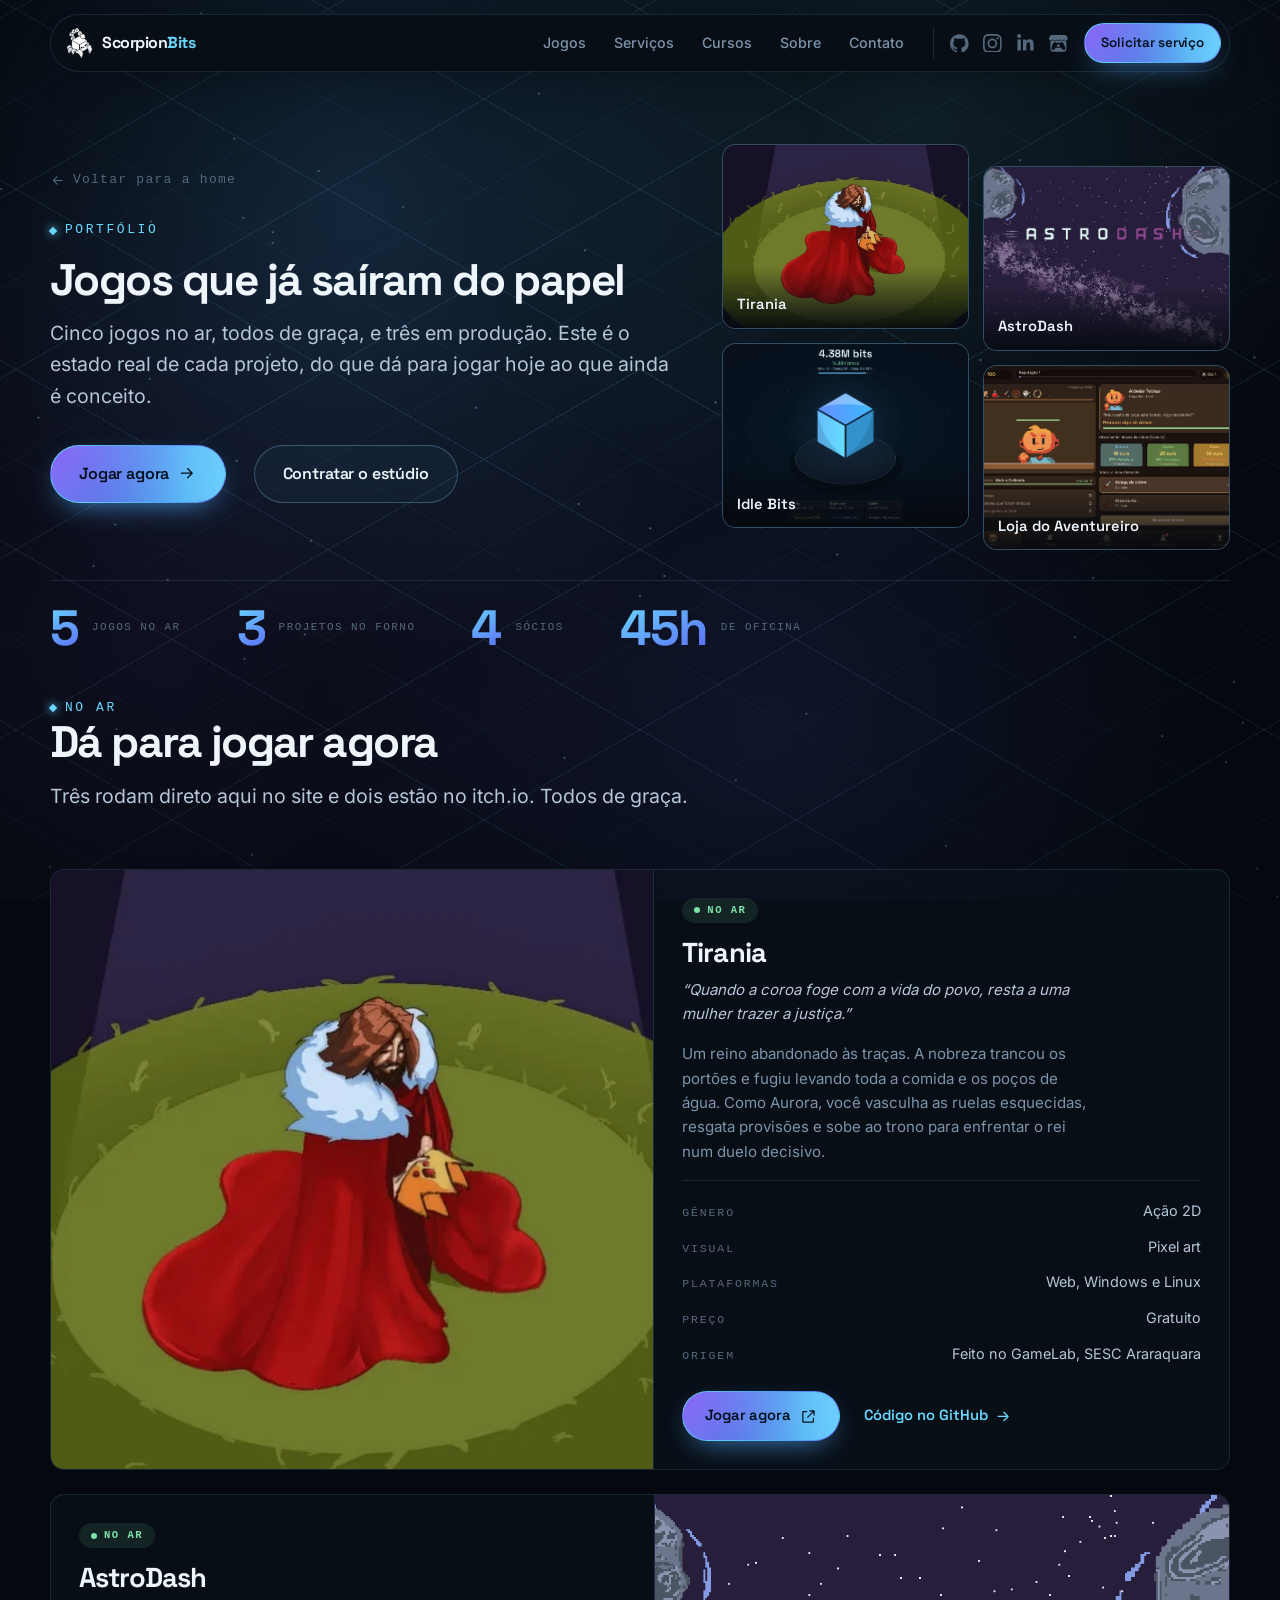
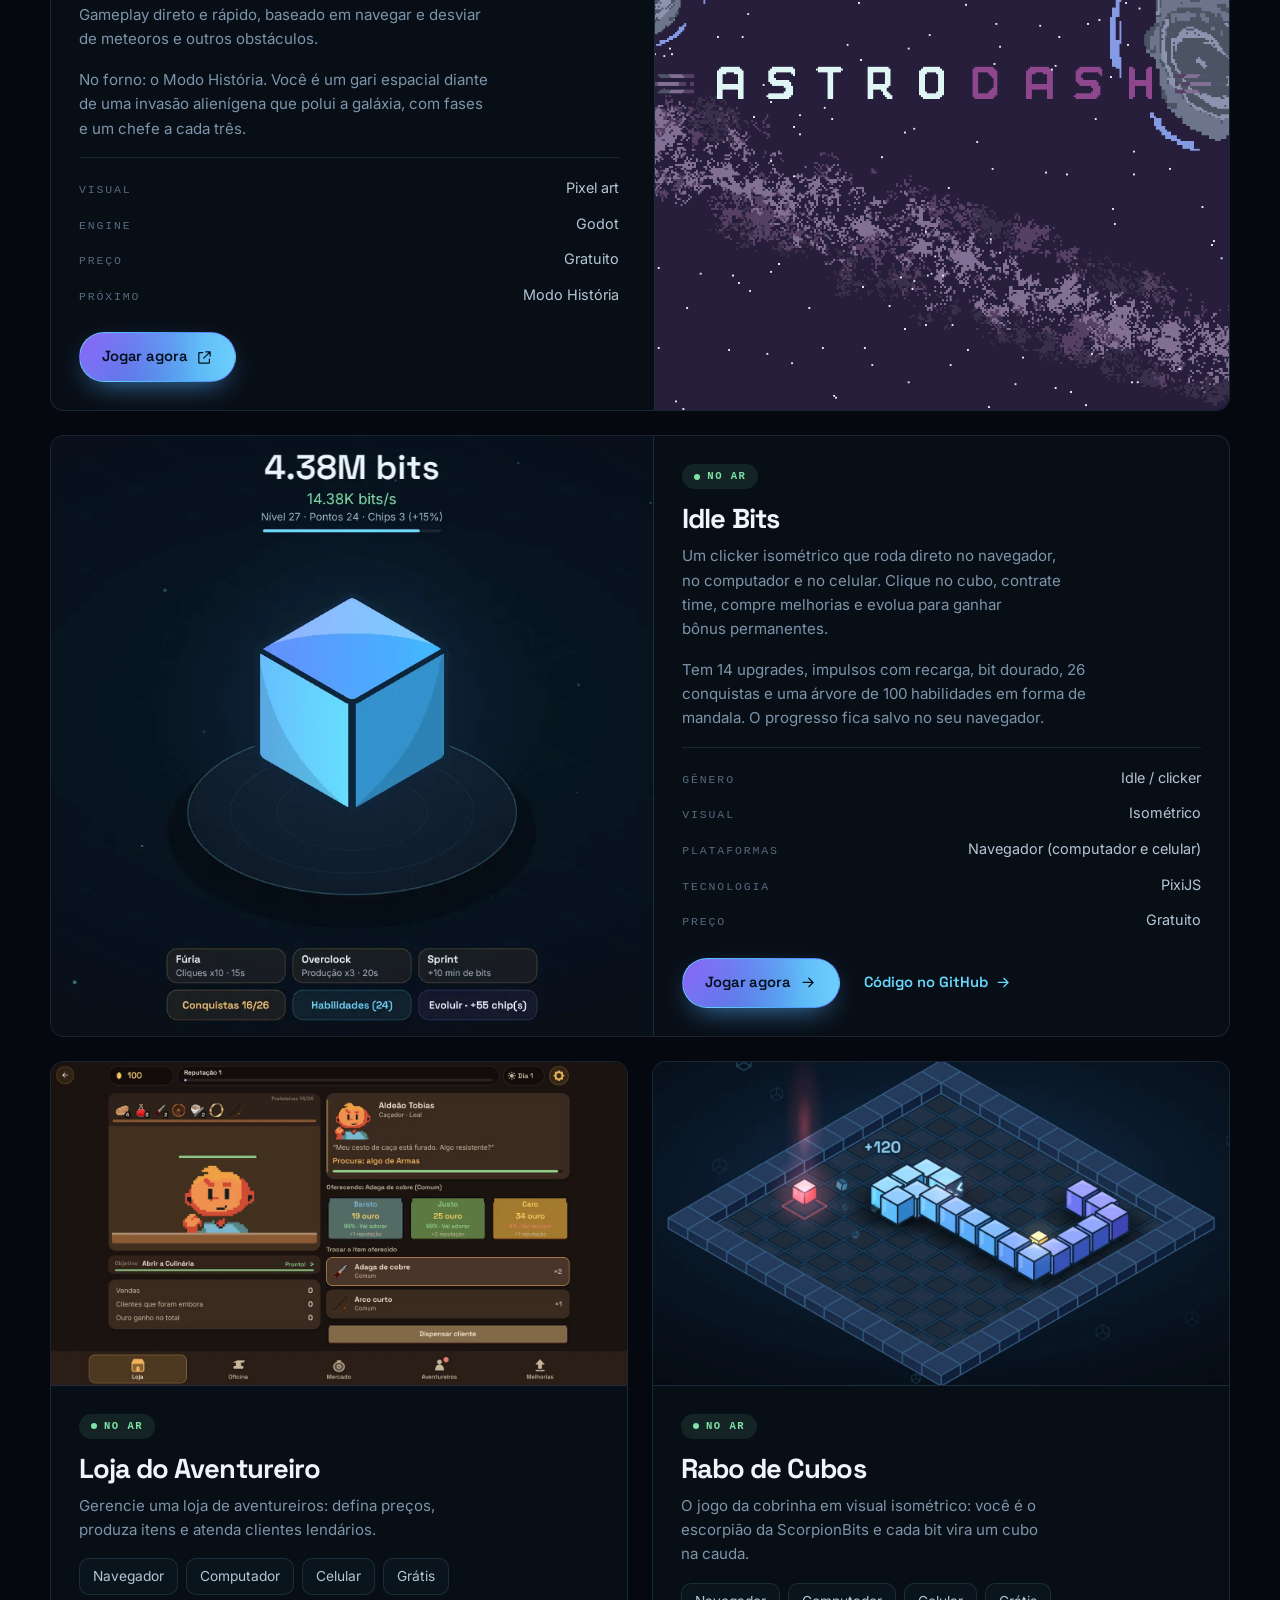
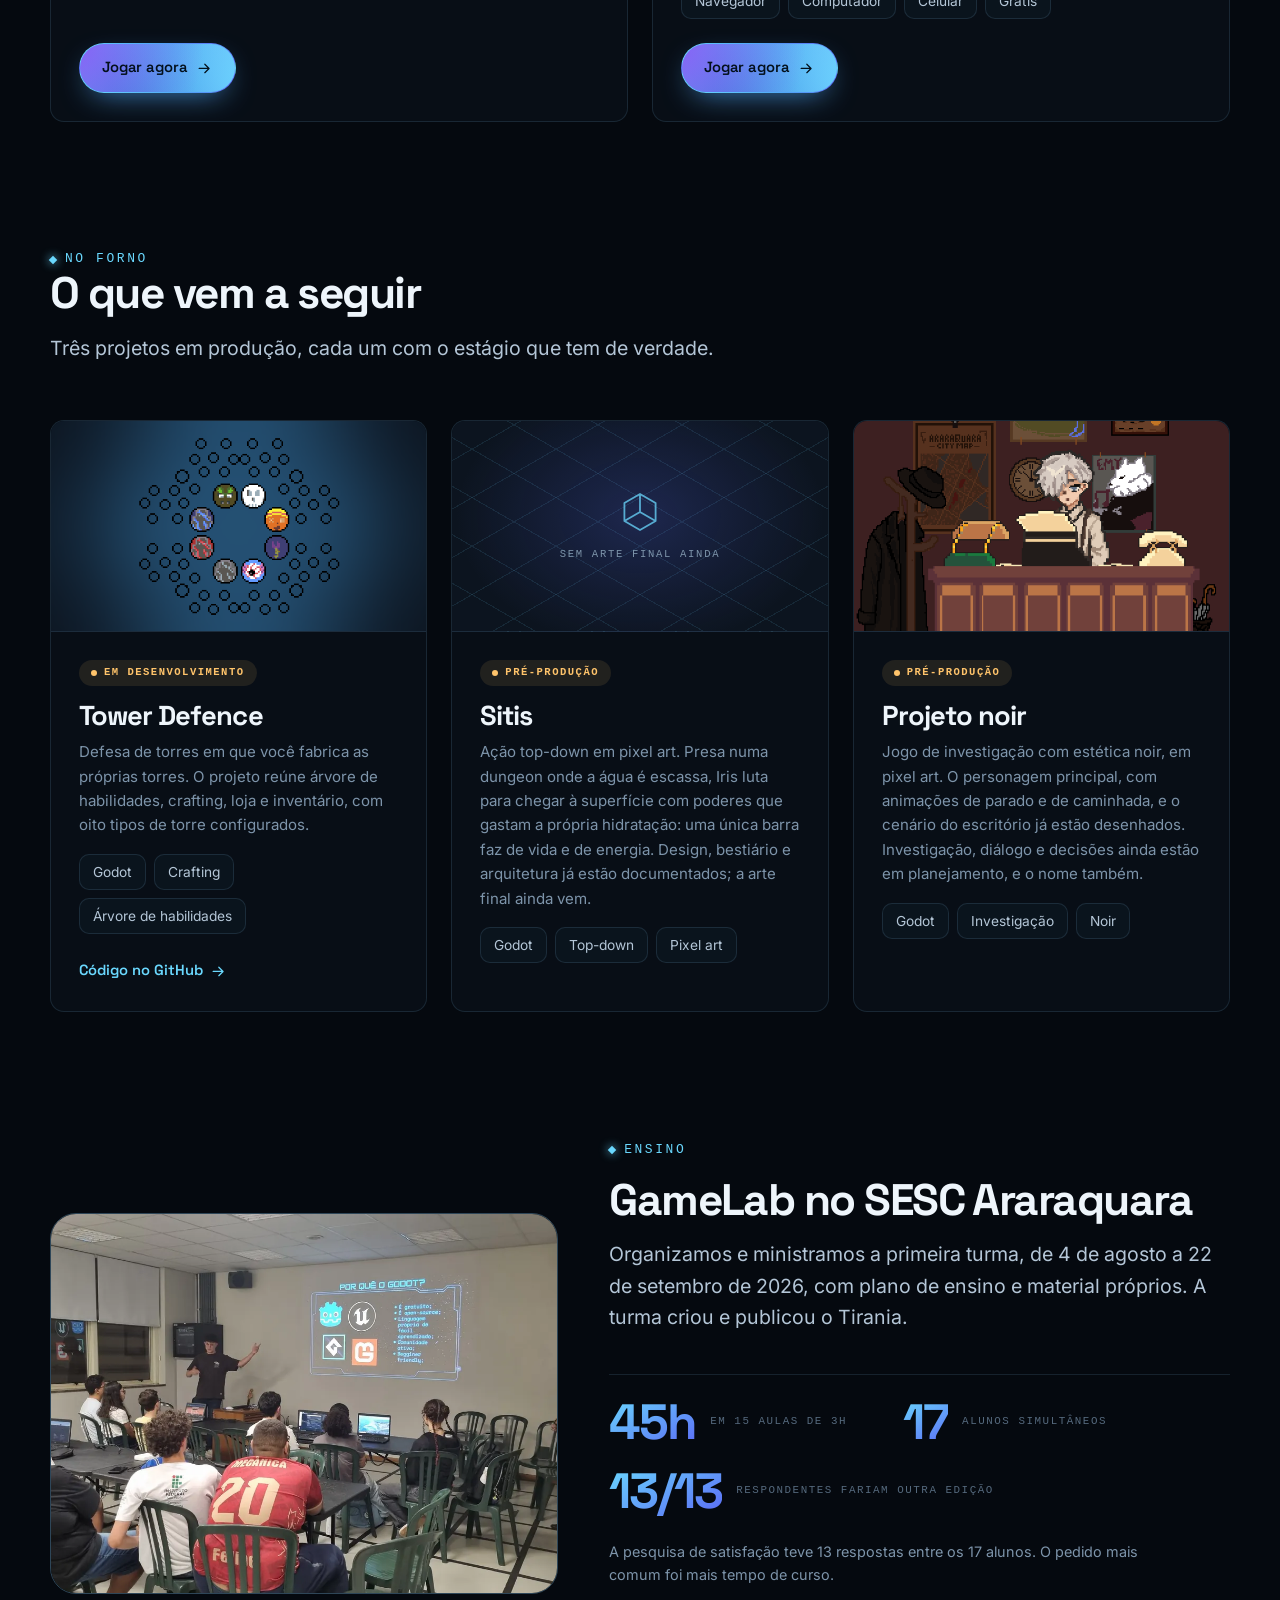
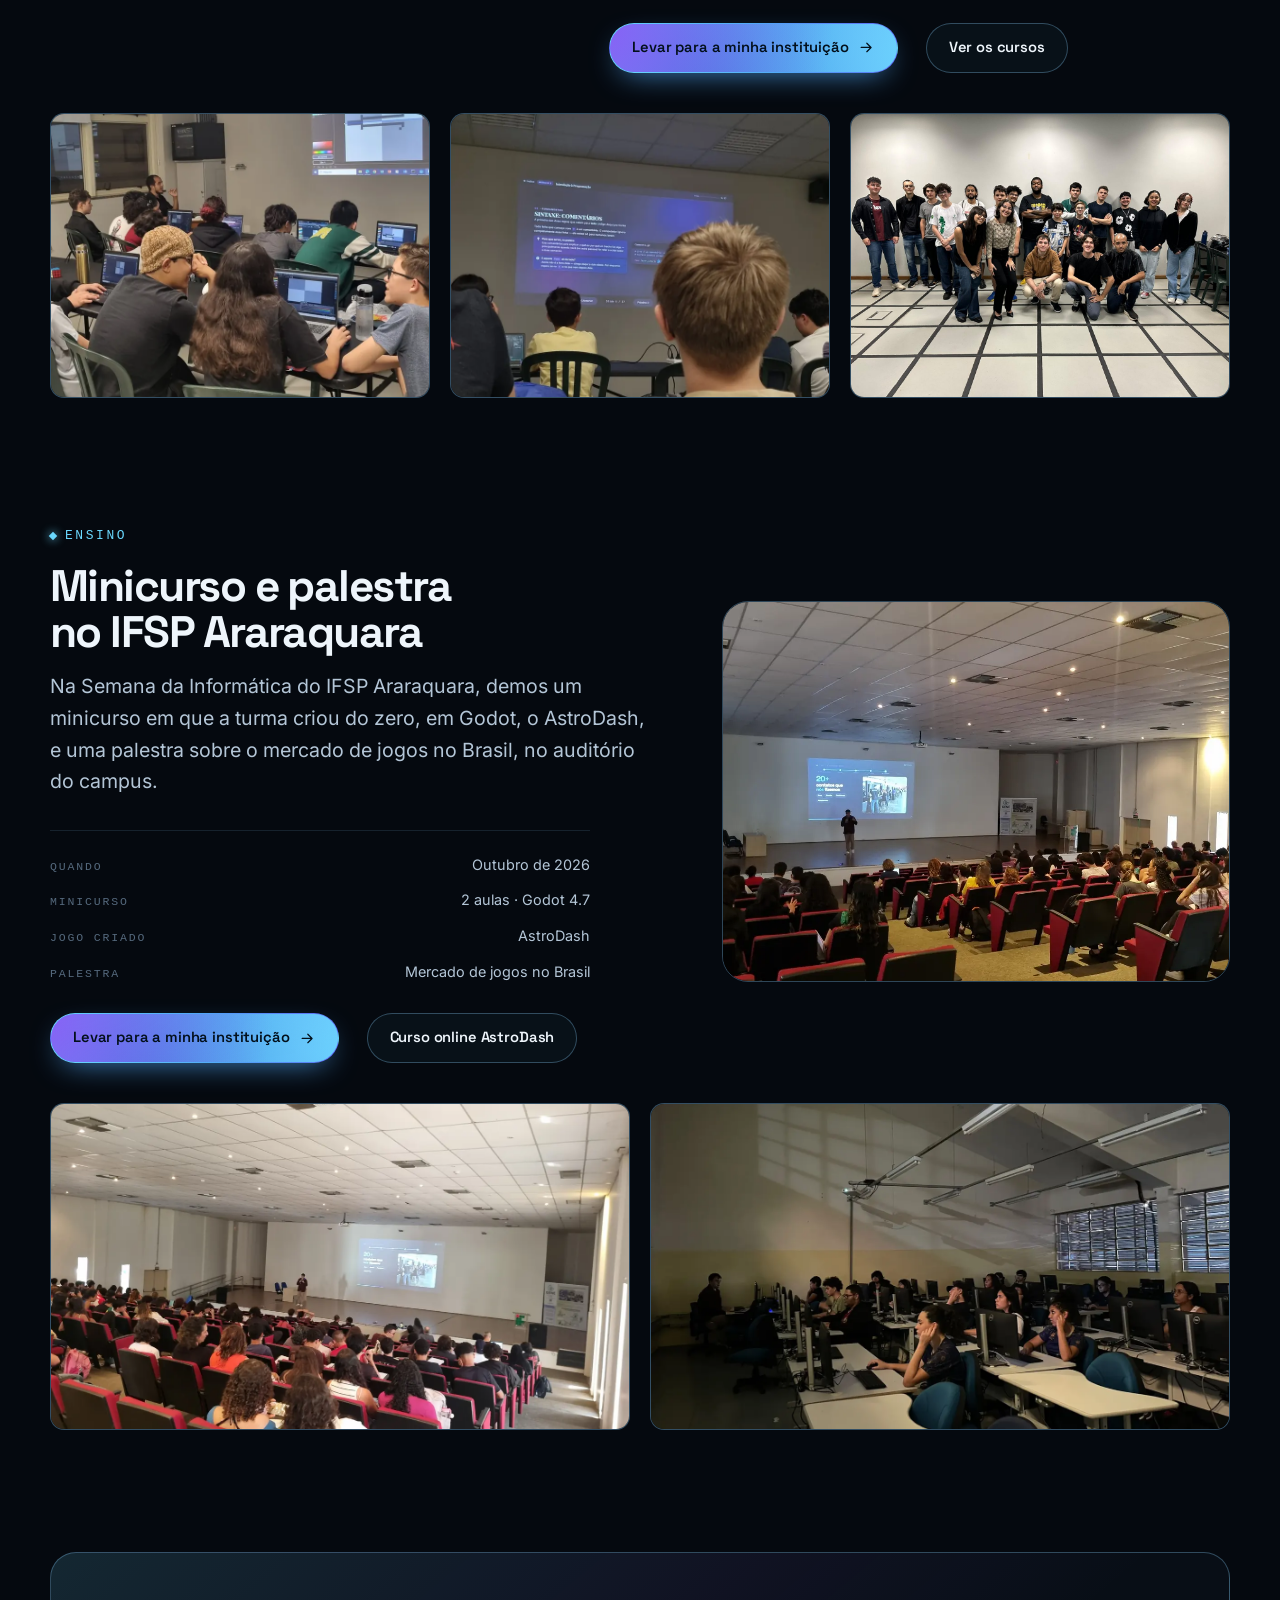
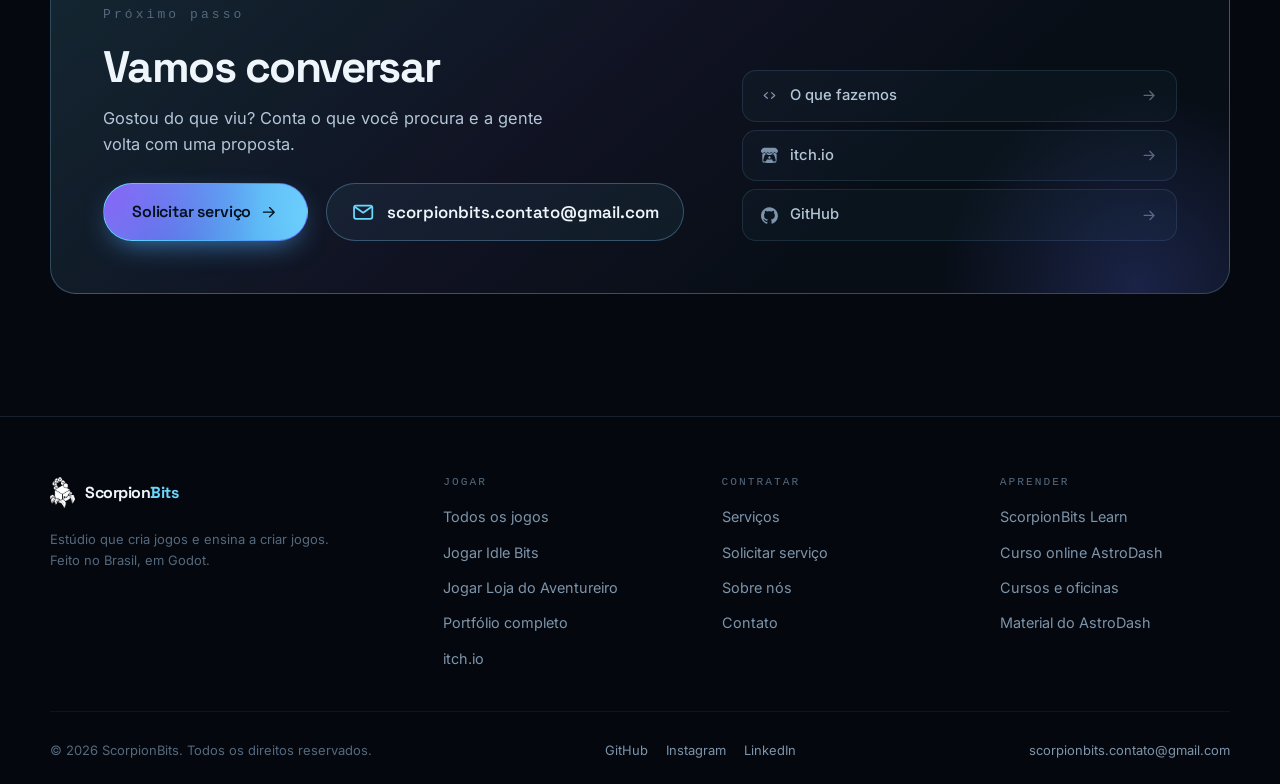
<file: portfolio.html>
<!DOCTYPE html>
<html lang="pt-BR">

<head>
    <meta charset="UTF-8">
    <meta name="viewport" content="width=device-width, initial-scale=1">
    <meta name="theme-color" content="#05090f">
    <title>Portfólio — ScorpionBits</title>
    <meta name="description"
        content="Os jogos da ScorpionBits: Tirania e AstroDash, jogáveis de graça no itch.io, e os projetos em produção. O estado real de cada um.">
    <link rel="canonical" href="https://scorpionbits.com/portfolio.html">

    <meta property="og:type" content="website">
    <meta property="og:url" content="https://scorpionbits.com/portfolio.html">
    <meta property="og:title" content="Portfólio — ScorpionBits">
    <meta property="og:description" content="Jogos no ar e jogos no forno: o portfólio da ScorpionBits.">
    <meta property="og:image" content="https://scorpionbits.com/assets/og-cover.png">
    <meta property="og:site_name" content="ScorpionBits">
    <meta property="og:locale" content="pt_BR">
    <meta property="og:image:width" content="1200">
    <meta property="og:image:height" content="630">
    <meta property="og:image:alt" content="ScorpionBits: estúdio que cria jogos e ensina a criar jogos">
    <meta name="twitter:card" content="summary_large_image">

    <link rel="icon" href="assets/favicon.png" type="image/png">
    <link rel="stylesheet" href="css/style.css?v=97">
    <script>
        /* Modo leve: decidido antes da primeira pintura. Níveis: 1 = sem os
           efeitos decorativos; 2 = também sem o vídeo do mascote. Vem de
           (a) decisão guardada por 14 dias pelo detector de lentidão em
           js/main.js, (b) máquina com 2 núcleos ou 2 GB, (c) economia de
           dados, (d) ?leve=0|1|2 para forçar — 0 desliga e apaga o guardado. */
        (function () {
            var d = document.documentElement, n = 0;
            d.className += " js";
            try {
                var q = /[?&]leve=([012])/.exec(location.search), s = localStorage;
                if (q) {
                    d.setAttribute("data-leve-fixo", "");
                    if (q[1] === "0") s.removeItem("sb-leve");
                    else s.setItem("sb-leve", q[1] + ":" + Date.now());
                }
                var v = s.getItem("sb-leve");
                if (v) {
                    var p = v.split(":");
                    if (Date.now() - p[1] < 12096e5) n = +p[0]; else s.removeItem("sb-leve");
                }
                if (!q || q[1] !== "0") {
                    var c = navigator.connection || {};
                    if (!n && ((navigator.hardwareConcurrency || 8) <= 2 || (navigator.deviceMemory || 8) <= 2)) n = 2;
                    if (!n && c.saveData) n = 1;
                }
            } catch (e) { }
            if (n) { d.classList.add("lite"); d.setAttribute("data-leve", n); }
        })();
    </script>
</head>

<body>
    <a class="skip-link" href="#conteudo">Pular para o conteúdo</a>
    <div class="backdrop" aria-hidden="true">
        <div class="backdrop-grid"></div>
        <div class="backdrop-grid backdrop-grid--perto"></div>
        <div class="backdrop-stars backdrop-stars--far"></div>
        <div class="backdrop-stars"></div>
        <div class="backdrop-cubes">
        <svg viewBox="-11 -11 22 22" style="top:12%;left:6%;--s:54px;--d:24s" aria-hidden="true"><path d="M0 -9 L7.8 -4.5 L7.8 4.5 L0 9 L-7.8 4.5 L-7.8 -4.5 Z M0 0 L0 -9 M0 0 L-7.8 4.5 M0 0 L7.8 4.5" fill="none" stroke="currentColor" stroke-width="1.1" stroke-linejoin="round"/></svg>
        <svg viewBox="-11 -11 22 22" style="top:38%;right:8%;--s:38px;--d:31s;animation-delay:-6s" aria-hidden="true"><path d="M0 -9 L7.8 -4.5 L7.8 4.5 L0 9 L-7.8 4.5 L-7.8 -4.5 Z M0 0 L0 -9 M0 0 L-7.8 4.5 M0 0 L7.8 4.5" fill="none" stroke="currentColor" stroke-width="1.1" stroke-linejoin="round"/></svg>
        <svg viewBox="-11 -11 22 22" style="top:68%;left:12%;--s:30px;--d:27s;animation-delay:-13s" aria-hidden="true"><path d="M0 -9 L7.8 -4.5 L7.8 4.5 L0 9 L-7.8 4.5 L-7.8 -4.5 Z M0 0 L0 -9 M0 0 L-7.8 4.5 M0 0 L7.8 4.5" fill="none" stroke="currentColor" stroke-width="1.1" stroke-linejoin="round"/></svg>
        <svg viewBox="-11 -11 22 22" style="top:82%;right:18%;--s:46px;--d:35s;animation-delay:-3s" aria-hidden="true"><path d="M0 -9 L7.8 -4.5 L7.8 4.5 L0 9 L-7.8 4.5 L-7.8 -4.5 Z M0 0 L0 -9 M0 0 L-7.8 4.5 M0 0 L7.8 4.5" fill="none" stroke="currentColor" stroke-width="1.1" stroke-linejoin="round"/></svg>
        <svg viewBox="-11 -11 22 22" style="top:24%;left:44%;--s:26px;--d:29s;animation-delay:-18s" aria-hidden="true"><path d="M0 -9 L7.8 -4.5 L7.8 4.5 L0 9 L-7.8 4.5 L-7.8 -4.5 Z M0 0 L0 -9 M0 0 L-7.8 4.5 M0 0 L7.8 4.5" fill="none" stroke="currentColor" stroke-width="1.1" stroke-linejoin="round"/></svg>
        <svg viewBox="-11 -11 22 22" style="top:56%;right:38%;--s:34px;--d:22s;animation-delay:-9s" aria-hidden="true"><path d="M0 -9 L7.8 -4.5 L7.8 4.5 L0 9 L-7.8 4.5 L-7.8 -4.5 Z M0 0 L0 -9 M0 0 L-7.8 4.5 M0 0 L7.8 4.5" fill="none" stroke="currentColor" stroke-width="1.1" stroke-linejoin="round"/></svg>
        </div>
        <div class="backdrop-mist"></div>
    </div>
    <div class="grain" aria-hidden="true"></div>
    <div class="scroll-progress" aria-hidden="true"></div>

    <svg width="0" height="0" style="position:absolute" aria-hidden="true" focusable="false">
        <defs>
            <symbol id="i-arrow-left" viewBox="0 0 24 24">
                <path d="M19.5 12h-14M11.5 18l-6-6 6-6" />
            </symbol>
            <symbol id="i-arrow-right" viewBox="0 0 24 24">
                <path d="M4.5 12h14M12.5 6l6 6-6 6" />
            </symbol>
            <symbol id="i-menu" viewBox="0 0 24 24">
                <path d="M4 8h16M4 16h16" />
            </symbol>
            <symbol id="i-close" viewBox="0 0 24 24">
                <path d="m6 6 12 12M18 6 6 18" />
            </symbol>
            <symbol id="i-external" viewBox="0 0 24 24">
                <path d="M14 4h6v6M20 4 11 13" />
                <path d="M19 14.5V19a1 1 0 0 1-1 1H5a1 1 0 0 1-1-1V6a1 1 0 0 1 1-1h4.5" />
            </symbol>
            <symbol id="i-mail" viewBox="0 0 24 24">
                <rect x="3" y="5.5" width="18" height="13" rx="2" />
                <path d="m4 7 8 5.5L20 7" />
            </symbol>
            <symbol id="i-code" viewBox="0 0 24 24">
                <path d="m9 8-4.5 4L9 16M15 8l4.5 4L15 16" />
            </symbol>
            <!-- Marcas: simple-icons (CC0) e Font Awesome Free (CC BY 4.0). Auto-hospedadas. -->
            <symbol id="i-github" viewBox="0 0 24 24">
                <path d="M12 .297c-6.63 0-12 5.373-12 12 0 5.303 3.438 9.8 8.205 11.385.6.113.82-.258.82-.577 0-.285-.01-1.04-.015-2.04-3.338.724-4.042-1.61-4.042-1.61C4.422 18.07 3.633 17.7 3.633 17.7c-1.087-.744.084-.729.084-.729 1.205.084 1.838 1.236 1.838 1.236 1.07 1.835 2.809 1.305 3.495.998.108-.776.417-1.305.76-1.605-2.665-.3-5.466-1.332-5.466-5.93 0-1.31.465-2.38 1.235-3.22-.135-.303-.54-1.523.105-3.176 0 0 1.005-.322 3.3 1.23.96-.267 1.98-.399 3-.405 1.02.006 2.04.138 3 .405 2.28-1.552 3.285-1.23 3.285-1.23.645 1.653.24 2.873.12 3.176.765.84 1.23 1.91 1.23 3.22 0 4.61-2.805 5.625-5.475 5.92.42.36.81 1.096.81 2.22 0 1.606-.015 2.896-.015 3.286 0 .315.21.69.825.57C20.565 22.092 24 17.592 24 12.297c0-6.627-5.373-12-12-12" />
            </symbol>
            <symbol id="i-instagram" viewBox="0 0 24 24">
                <path d="M7.0301.084c-1.2768.0602-2.1487.264-2.911.5634-.7888.3075-1.4575.72-2.1228 1.3877-.6652.6677-1.075 1.3368-1.3802 2.127-.2954.7638-.4956 1.6365-.552 2.914-.0564 1.2775-.0689 1.6882-.0626 4.947.0062 3.2586.0206 3.6671.0825 4.9473.061 1.2765.264 2.1482.5635 2.9107.308.7889.72 1.4573 1.388 2.1228.6679.6655 1.3365 1.0743 2.1285 1.38.7632.295 1.6361.4961 2.9134.552 1.2773.056 1.6884.069 4.9462.0627 3.2578-.0062 3.668-.0207 4.9478-.0814 1.28-.0607 2.147-.2652 2.9098-.5633.7889-.3086 1.4578-.72 2.1228-1.3881.665-.6682 1.0745-1.3378 1.3795-2.1284.2957-.7632.4966-1.636.552-2.9124.056-1.2809.0692-1.6898.063-4.948-.0063-3.2583-.021-3.6668-.0817-4.9465-.0607-1.2797-.264-2.1487-.5633-2.9117-.3084-.7889-.72-1.4568-1.3876-2.1228C21.2982 1.33 20.628.9208 19.8378.6165 19.074.321 18.2017.1197 16.9244.0645 15.6471.0093 15.236-.005 11.977.0014 8.718.0076 8.31.0215 7.0301.0839m.1402 21.6932c-1.17-.0509-1.8053-.2453-2.2287-.408-.5606-.216-.96-.4771-1.3819-.895-.422-.4178-.6811-.8186-.9-1.378-.1644-.4234-.3624-1.058-.4171-2.228-.0595-1.2645-.072-1.6442-.079-4.848-.007-3.2037.0053-3.583.0607-4.848.05-1.169.2456-1.805.408-2.2282.216-.5613.4762-.96.895-1.3816.4188-.4217.8184-.6814 1.3783-.9003.423-.1651 1.0575-.3614 2.227-.4171 1.2655-.06 1.6447-.072 4.848-.079 3.2033-.007 3.5835.005 4.8495.0608 1.169.0508 1.8053.2445 2.228.408.5608.216.96.4754 1.3816.895.4217.4194.6816.8176.9005 1.3787.1653.4217.3617 1.056.4169 2.2263.0602 1.2655.0739 1.645.0796 4.848.0058 3.203-.0055 3.5834-.061 4.848-.051 1.17-.245 1.8055-.408 2.2294-.216.5604-.4763.96-.8954 1.3814-.419.4215-.8181.6811-1.3783.9-.4224.1649-1.0577.3617-2.2262.4174-1.2656.0595-1.6448.072-4.8493.079-3.2045.007-3.5825-.006-4.848-.0608M16.953 5.5864A1.44 1.44 0 1 0 18.39 4.144a1.44 1.44 0 0 0-1.437 1.4424M5.8385 12.012c.0067 3.4032 2.7706 6.1557 6.173 6.1493 3.4026-.0065 6.157-2.7701 6.1506-6.1733-.0065-3.4032-2.771-6.1565-6.174-6.1498-3.403.0067-6.156 2.771-6.1496 6.1738M8 12.0077a4 4 0 1 1 4.008 3.9921A3.9996 3.9996 0 0 1 8 12.0077" />
            </symbol>
            <symbol id="i-linkedin" viewBox="0 0 448 512">
                <path d="M100.28 448H7.4V148.9h92.88zM53.79 108.1C24.09 108.1 0 83.5 0 53.8a53.79 53.79 0 0 1 107.58 0c0 29.7-24.1 54.3-53.79 54.3zM447.9 448h-92.68V302.4c0-34.7-.7-79.2-48.29-79.2-48.29 0-55.69 37.7-55.69 76.7V448h-92.78V148.9h89.08v40.8h1.3c12.4-23.5 42.69-48.3 87.88-48.3 94 0 111.28 61.9 111.28 142.3V448z" />
            </symbol>
            <symbol id="i-itch" viewBox="0 0 24 24">
                <path d="M3.13 1.338C2.08 1.96.02 4.328 0 4.95v1.03c0 1.303 1.22 2.45 2.325 2.45 1.33 0 2.436-1.102 2.436-2.41 0 1.308 1.07 2.41 2.4 2.41 1.328 0 2.362-1.102 2.362-2.41 0 1.308 1.137 2.41 2.466 2.41h.024c1.33 0 2.466-1.102 2.466-2.41 0 1.308 1.034 2.41 2.363 2.41 1.33 0 2.4-1.102 2.4-2.41 0 1.308 1.106 2.41 2.435 2.41C22.78 8.43 24 7.282 24 5.98V4.95c-.02-.62-2.082-2.99-3.13-3.612-3.253-.114-5.508-.134-8.87-.133-3.362 0-7.945.053-8.87.133zm6.376 6.477a2.74 2.74 0 0 1-.468.602c-.5.49-1.19.795-1.947.795a2.786 2.786 0 0 1-1.95-.795c-.182-.178-.32-.37-.446-.59-.127.222-.303.412-.486.59a2.788 2.788 0 0 1-1.95.795c-.092 0-.187-.025-.264-.052-.107 1.113-.152 2.176-.168 2.95v.005l-.006 1.167c.02 2.334-.23 7.564 1.03 8.85 1.952.454 5.545.662 9.15.663 3.605 0 7.198-.21 9.15-.664 1.26-1.284 1.01-6.514 1.03-8.848l-.006-1.167v-.004c-.016-.775-.06-1.838-.168-2.95-.077.026-.172.052-.263.052a2.788 2.788 0 0 1-1.95-.795c-.184-.178-.36-.368-.486-.59-.127.22-.265.412-.447.59a2.786 2.786 0 0 1-1.95.794c-.76 0-1.446-.303-1.948-.793a2.74 2.74 0 0 1-.468-.602 2.738 2.738 0 0 1-.463.602 2.787 2.787 0 0 1-1.95.794h-.16a2.787 2.787 0 0 1-1.95-.793 2.738 2.738 0 0 1-.464-.602zm-2.004 2.59v.002c.795.002 1.5 0 2.373.953.687-.072 1.406-.108 2.125-.107.72 0 1.438.035 2.125.107.873-.953 1.578-.95 2.372-.953.376 0 1.876 0 2.92 2.934l1.123 4.028c.832 2.995-.266 3.068-1.636 3.07-2.03-.075-3.156-1.55-3.156-3.025-1.124.184-2.436.276-3.748.277-1.312 0-2.624-.093-3.748-.277 0 1.475-1.125 2.95-3.156 3.026-1.37-.004-2.468-.077-1.636-3.072l1.122-4.027c1.045-2.934 2.545-2.934 2.92-2.934zM12 12.714c-.002.002-2.14 1.964-2.523 2.662l1.4-.056v1.22c0 .056.56.033 1.123.007.562.026 1.124.05 1.124-.008v-1.22l1.4.055C14.138 14.677 12 12.713 12 12.713z" />
            </symbol>
        </defs>
    </svg>

    <span data-dock-sentinel aria-hidden="true"></span>

    <header class="dock">
        <div class="dock-inner">
            <a href="index.html" class="dock-brand">
                <img src="assets/logo-glyph.png" width="25" height="31" alt="">
                <span>Scorpion<em>Bits</em></span>
            </a>

            <div class="dock-panel" id="dock-panel">
                <nav class="dock-nav" aria-label="Principal">
                    <a class="dock-link" href="jogos.html">Jogos</a>
                    <a class="dock-link" href="servicos.html">Serviços</a>
                    <a class="dock-link" href="index.html#curso">Cursos</a>
                    <a class="dock-link" href="sobre.html">Sobre</a>
                    <a class="dock-link" href="contato.html">Contato</a>
                </nav>

                <div class="dock-social">
                    <a class="icon-btn" data-brand="github" href="https://github.com/scorpion-bits" target="_blank"
                        rel="noopener" aria-label="GitHub">
                        <svg class="icon icon--brand">
                            <use href="#i-github" />
                        </svg>
                    </a>
                    <a class="icon-btn" data-brand="instagram" href="https://instagram.com/scorpionbits_"
                        target="_blank" rel="noopener" aria-label="Instagram">
                        <svg class="icon icon--brand">
                            <use href="#i-instagram" />
                        </svg>
                    </a>
                    <a class="icon-btn" data-brand="linkedin" href="https://www.linkedin.com/company/scorpionbits"
                        target="_blank" rel="noopener" aria-label="LinkedIn">
                        <svg class="icon icon--brand">
                            <use href="#i-linkedin" />
                        </svg>
                    </a>
                    <a class="icon-btn" data-brand="itch" href="https://scorpionbits.itch.io/" target="_blank"
                        rel="noopener" aria-label="itch.io">
                        <svg class="icon icon--brand">
                            <use href="#i-itch" />
                        </svg>
                    </a>
                </div>

                <a class="btn btn--solid btn--sm dock-cta" href="solicitar.html">Solicitar serviço</a>
            </div>

            <button class="dock-toggle" data-dock-toggle aria-label="Abrir menu" aria-expanded="false"
                aria-controls="dock-panel">
                <svg class="icon icon--lg">
                    <use href="#i-menu" />
                </svg>
            </button>
        </div>
    </header>

    <main id="conteudo">
        <section class="wrap page-hero page-hero--split">
            <div>
                <a class="back-link" href="index.html">
                    <svg class="icon">
                        <use href="#i-arrow-left" />
                    </svg>
                    Voltar para a home
                </a>
                <span class="tag">Portfólio</span>
                <h1>Jogos que já saíram do papel</h1>
                <p class="sec-lead">
                    Cinco jogos no ar, todos de graça, e três em produção. Este é
                    o estado real de cada projeto, do que dá para jogar hoje ao
                    que ainda é conceito.
                </p>
                <div class="work-cta" style="margin-top:clamp(1.5rem,3vw,2rem)">
                    <a class="btn btn--solid btn--lg" href="#no-ar">
                        Jogar agora
                        <svg class="icon">
                            <use href="#i-arrow-right" />
                        </svg>
                    </a>
                    <a class="btn btn--wire btn--lg" href="servicos.html">Contratar o estúdio</a>
                </div>
            </div>

            <div class="mosaic">
                <a class="mosaic-tile" href="#tirania" aria-label="Ver Tirania">
                    <img src="assets/projetos/tirania.webp" width="1440" height="810" alt="" decoding="async">
                    <span>Tirania</span>
                </a>
                <a class="mosaic-tile" href="#astrodash" aria-label="Ver AstroDash">
                    <img src="assets/projetos/astrodash.webp" width="1440" height="810" alt="" decoding="async">
                    <span>AstroDash</span>
                </a>
                <a class="mosaic-tile" href="#idle-bits" aria-label="Ver Idle Bits">
                    <img src="assets/projetos/idle.webp" width="1440" height="810" alt="" decoding="async">
                    <span>Idle Bits</span>
                </a>
                <a class="mosaic-tile" href="#loja-do-aventureiro" aria-label="Ver Loja do Aventureiro">
                    <img src="assets/projetos/loja.webp?v=2" width="1440" height="810" alt="" decoding="async">
                    <span>Loja do Aventureiro</span>
                </a>
            </div>

            <ul class="facts facts--grade" aria-label="Resumo">
                <li class="hero-stat">
                    <b>5</b>
                    <span>jogos no ar</span>
                </li>
                <li class="hero-stat">
                    <b>3</b>
                    <span>projetos no forno</span>
                </li>
                <li class="hero-stat">
                    <b>4</b>
                    <span>sócios</span>
                </li>
                <li class="hero-stat">
                    <b>45h</b>
                    <span>de oficina</span>
                </li>
            </ul>
        </section>

        <!-- =============================================================
             NO AR — o que dá para jogar hoje
             ============================================================= -->
        <section class="wrap bay" id="no-ar" style="padding-top:0">
            <header class="sec-head reveal">
                <span class="tag">No ar</span>
                <h2 class="sec-title">Dá para jogar agora</h2>
                <p class="sec-lead">Três rodam direto aqui no site e dois estão no itch.io. Todos de graça.</p>
            </header>

            <div class="games games--stack reveal stagger">
                <article class="work-item game game--feature" id="tirania">
                    <div class="game-cover">
                        <img src="assets/projetos/tirania.webp" width="1023" height="604"
                            loading="lazy" decoding="async"
                            alt="Ilustração de um homem de capa vermelha e gola de pelo, ajoelhado sob um foco de luz e segurando uma coroa.">
                    </div>
                    <div class="game-body">
                        <span class="pill pill--live">No ar</span>
                        <h3>Tirania</h3>
                        <p class="game-tagline">
                            “Quando a coroa foge com a vida do povo, resta a uma mulher
                            trazer a justiça.”
                        </p>
                        <p>
                            Um reino abandonado às traças. A nobreza trancou os portões e
                            fugiu levando toda a comida e os poços de água. Como Aurora,
                            você vasculha as ruelas esquecidas, resgata provisões e sobe
                            ao trono para enfrentar o rei num duelo decisivo.
                        </p>
                        <ul class="regua">
                            <li><b>Gênero</b> Ação 2D</li>
                            <li><b>Visual</b> Pixel art</li>
                            <li><b>Plataformas</b> Web, Windows e Linux</li>
                            <li><b>Preço</b> Gratuito</li>
                            <li><b>Origem</b> Feito no GameLab, SESC Araraquara</li>
                        </ul>
                        <div class="game-actions">
                            <a class="btn btn--solid" href="https://scorpionbits.itch.io/tirania" target="_blank" rel="noopener">
                                Jogar agora
                                <svg class="icon">
                                    <use href="#i-external" />
                                </svg>
                            </a>
                            <a class="link-arrow" href="https://github.com/scorpion-bits/gamelab-sesc" target="_blank" rel="noopener">
                                Código no GitHub
                                <svg class="icon">
                                    <use href="#i-arrow-right" />
                                </svg>
                            </a>
                        </div>
                    </div>
                </article>

                <article class="work-item game game--feature game--flip" id="astrodash">
                    <div class="game-cover">
                        <img src="assets/projetos/astrodash.webp" width="1440" height="810"
                            loading="lazy" decoding="async"
                            alt="Tela de título do AstroDash, em pixel art: o nome do jogo cruzando um céu estrelado entre dois meteoros.">
                    </div>
                    <div class="game-body">
                        <span class="pill pill--live">No ar</span>
                        <h3>AstroDash</h3>
                        <p>
                            Gameplay direto e rápido, baseado em navegar e desviar de
                            meteoros e outros obstáculos.
                        </p>
                        <p>
                            No forno: o Modo História. Você é um gari espacial diante de
                            uma invasão alienígena que polui a galáxia, com fases e um
                            chefe a cada três.
                        </p>
                        <ul class="regua">
                            <li><b>Visual</b> Pixel art</li>
                            <li><b>Engine</b> Godot</li>
                            <li><b>Preço</b> Gratuito</li>
                            <li><b>Próximo</b> Modo História</li>
                        </ul>
                        <div class="game-actions">
                            <a class="btn btn--solid" href="https://scorpionbits.itch.io/astrodash" target="_blank" rel="noopener">
                                Jogar agora
                                <svg class="icon">
                                    <use href="#i-external" />
                                </svg>
                            </a>
                        </div>
                    </div>
                </article>

                <article class="work-item game game--feature" id="idle-bits">
                    <div class="game-cover">
                        <img src="assets/projetos/idle.webp" width="1440" height="810"
                            loading="lazy" decoding="async"
                            alt="Tela do Idle Bits: um cubo isométrico sobre um pedestal, com o contador de bits no topo e painéis de upgrades nas laterais.">
                    </div>
                    <div class="game-body">
                        <span class="pill pill--live">No ar</span>
                        <h3>Idle Bits</h3>
                        <p>
                            Um clicker isométrico que roda direto no navegador, no
                            computador e no celular. Clique no cubo, contrate time,
                            compre melhorias e evolua para ganhar bônus permanentes.
                        </p>
                        <p>
                            Tem 14 upgrades, impulsos com recarga, bit dourado, 26
                            conquistas e uma árvore de 100 habilidades em forma de
                            mandala. O progresso fica salvo no seu navegador.
                        </p>
                        <ul class="regua">
                            <li><b>Gênero</b> Idle / clicker</li>
                            <li><b>Visual</b> Isométrico</li>
                            <li><b>Plataformas</b> Navegador (computador e celular)</li>
                            <li><b>Tecnologia</b> PixiJS</li>
                            <li><b>Preço</b> Gratuito</li>
                        </ul>
                        <div class="game-actions">
                            <a class="btn btn--solid" href="jogo/">
                                Jogar agora
                                <svg class="icon">
                                    <use href="#i-arrow-right" />
                                </svg>
                            </a>
                            <a class="link-arrow" href="https://github.com/scorpion-bits/idle-game-scorpion" target="_blank" rel="noopener">
                                Código no GitHub
                                <svg class="icon">
                                    <use href="#i-arrow-right" />
                                </svg>
                            </a>
                        </div>
                    </div>
                </article>
            </div>
            <div class="games reveal stagger" style="margin-top:clamp(1rem,2.5vw,1.5rem)">
                <article class="work-item game" id="loja-do-aventureiro">
                    <div class="game-cover">
                        <img src="assets/projetos/loja.webp?v=2" width="1440" height="810"
                            loading="lazy" decoding="async"
                            alt="Loja do Aventureiro em jogo: o aldeão Tobias no balcão procurando algo de armas, as prateleiras com comida, poções e armas, e os três preços para escolher: barato, justo e caro.">
                    </div>
                    <div class="game-body">
                        <span class="pill pill--live">No ar</span>
                        <h3>Loja do Aventureiro</h3>
                        <p>Gerencie uma loja de aventureiros: defina preços, produza itens e atenda clientes lendários.</p>
                        <ul class="tool-list" aria-label="Plataformas">
                            <li>Navegador</li>
                            <li>Computador</li>
                            <li>Celular</li>
                            <li>Grátis</li>
                        </ul>
                        <div class="game-actions">
                            <a class="btn btn--solid" href="loja/">
                                Jogar agora
                                <svg class="icon">
                                    <use href="#i-arrow-right" />
                                </svg>
                            </a>
                        </div>
                    </div>
                </article>

                <article class="work-item game" id="rabo-de-cubos">
                    <div class="game-cover">
                        <img src="assets/projetos/rabo-de-cubos.webp" width="1440" height="810"
                            loading="lazy" decoding="async"
                            alt="Rabo de Cubos em jogo: uma cauda longa de cubos azuis, do azul-claro ao violeta, serpenteia no meio do tabuleiro isométrico, com um cubo vermelho brilhante no canto.">
                    </div>
                    <div class="game-body">
                        <span class="pill pill--live">No ar</span>
                        <h3>Rabo de Cubos</h3>
                        <p>O jogo da cobrinha em visual isométrico: você é o escorpião da ScorpionBits e cada bit vira um cubo na cauda.</p>
                        <ul class="tool-list" aria-label="Plataformas">
                            <li>Navegador</li>
                            <li>Computador</li>
                            <li>Celular</li>
                            <li>Grátis</li>
                        </ul>
                        <div class="game-actions">
                            <a class="btn btn--solid" href="jogos.html#rabo-de-cubos">
                                Jogar agora
                                <svg class="icon">
                                    <use href="#i-arrow-right" />
                                </svg>
                            </a>
                        </div>
                    </div>
                </article>
            </div>
        </section>

        <!-- =============================================================
             NO FORNO — o que está em produção, com o estágio real
             ============================================================= -->
        <section class="wrap bay" id="no-forno" style="padding-top:0">
            <header class="sec-head reveal">
                <span class="tag">No forno</span>
                <h2 class="sec-title">O que vem a seguir</h2>
                <p class="sec-lead">
                    Três projetos em produção, cada um com o estágio que tem de
                    verdade.
                </p>
            </header>

            <div class="games games--trio reveal stagger">
                <article class="work-item game">
                    <div class="game-cover">
                        <img src="assets/projetos/tower-defence.webp" width="960" height="540"
                            loading="lazy" decoding="async"
                            alt="Árvore de habilidades do Tower Defence: oito ícones de torres em círculo, cercados por nós vazios.">
                    </div>
                    <div class="game-body">
                        <span class="pill pill--wip">Em desenvolvimento</span>
                        <h3>Tower Defence</h3>
                        <p>
                            Defesa de torres em que você fabrica as próprias torres. O
                            projeto reúne árvore de habilidades, crafting, loja e
                            inventário, com oito tipos de torre configurados.
                        </p>
                        <ul class="tool-list">
                            <li>Godot</li>
                            <li>Crafting</li>
                            <li>Árvore de habilidades</li>
                        </ul>
                        <div class="game-actions">
                            <a class="link-arrow" href="https://github.com/scorpion-bits/TowerDefence" target="_blank" rel="noopener">
                                Código no GitHub
                                <svg class="icon">
                                    <use href="#i-arrow-right" />
                                </svg>
                            </a>
                        </div>
                    </div>
                </article>

                <article class="work-item game">
                    <div class="game-cover game-cover--conceito">
                        <svg viewBox="-11 -11 22 22" aria-hidden="true" focusable="false">
                            <path d="M0 -9 L7.8 -4.5 L7.8 4.5 L0 9 L-7.8 4.5 L-7.8 -4.5 Z M0 0 L0 -9 M0 0 L-7.8 4.5 M0 0 L7.8 4.5"
                                fill="none" stroke="currentColor" stroke-width="0.9" stroke-linejoin="round" />
                        </svg>
                        <span>Sem arte final ainda</span>
                    </div>
                    <div class="game-body">
                        <span class="pill pill--wip">Pré-produção</span>
                        <h3>Sitis</h3>
                        <p>
                            Ação top-down em pixel art. Presa numa dungeon onde a água é
                            escassa, Iris luta para chegar à superfície com poderes que
                            gastam a própria hidratação: uma única barra faz de vida e de
                            energia. Design, bestiário e arquitetura já estão
                            documentados; a arte final ainda vem.
                        </p>
                        <ul class="tool-list">
                            <li>Godot</li>
                            <li>Top-down</li>
                            <li>Pixel art</li>
                        </ul>
                    </div>
                </article>

                <article class="work-item game">
                    <div class="game-cover">
                        <img src="assets/projetos/noir.webp" width="1172" height="660"
                            loading="lazy" decoding="async"
                            alt="Pixel art de um detetive de cabelo claro em seu escritório, com mapa da cidade, relógio, lâmpada de mesa e telefone.">
                    </div>
                    <div class="game-body">
                        <span class="pill pill--wip">Pré-produção</span>
                        <h3>Projeto noir</h3>
                        <p>
                            Jogo de investigação com estética noir, em pixel art. O
                            personagem principal, com animações de parado e de caminhada,
                            e o cenário do escritório já estão desenhados. Investigação,
                            diálogo e decisões ainda estão em planejamento, e o nome
                            também.
                        </p>
                        <ul class="tool-list">
                            <li>Godot</li>
                            <li>Investigação</li>
                            <li>Noir</li>
                        </ul>
                    </div>
                </article>
            </div>
        </section>

        <!-- =============================================================
             ENSINO — a prova de entrega mais forte do estúdio hoje
             ============================================================= -->
        <section class="wrap bay" id="ensino" style="padding-top:0">
            <div class="story story--foto reveal">
                <figure class="story-foto">
                    <img src="assets/gamelab/aula-godot.webp" width="1280" height="721" loading="lazy" decoding="async"
                        alt="Aula do GameLab no SESC Araraquara: o instrutor apresenta o slide Por quê o Godot? para a turma sentada com notebooks.">
                </figure>

                <div>
                    <span class="tag">Ensino</span>
                    <h2 class="sec-title" style="margin-top:16px">GameLab no SESC Araraquara</h2>
                    <p class="sec-lead">
                        Organizamos e ministramos a primeira turma, de 4 de agosto
                        a 22 de setembro de 2026, com plano de ensino e material
                        próprios. A turma criou e publicou o Tirania.
                    </p>

                    <ul class="facts" aria-label="Números do GameLab">
                        <li class="hero-stat">
                            <b>45h</b>
                            <span>em 15 aulas de 3h</span>
                        </li>
                        <li class="hero-stat">
                            <b>17</b>
                            <span>alunos simultâneos</span>
                        </li>
                        <li class="hero-stat">
                            <b>13/13</b>
                            <span>respondentes fariam outra edição</span>
                        </li>
                    </ul>

                    <p class="nota" style="margin-top:1.5rem">
                        A pesquisa de satisfação teve 13 respostas entre os 17
                        alunos. O pedido mais comum foi mais tempo de curso.
                    </p>

                    <div class="work-cta" style="margin-top:0">
                        <a class="btn btn--solid" href="solicitar.html?servico=oficinas">
                            Levar para a minha instituição
                            <svg class="icon">
                                <use href="#i-arrow-right" />
                            </svg>
                        </a>
                        <a class="btn btn--wire" href="index.html#curso">Ver os cursos</a>
                    </div>
                </div>
            </div>
            <!-- fotos do GameLab: para trocar ou acrescentar, salve em assets/gamelab/ (WebP) -->
            <ul class="fotos reveal stagger" aria-label="Fotos do GameLab">
                <li>
                    <img src="assets/gamelab/aula-pixel-art.webp" width="800" height="1421" loading="lazy" decoding="async"
                        style="object-position:50% 62%"
                        alt="Aula de pixel art: a turma acompanha nos notebooks o desenho de uma espada projetado na parede.">
                </li>
                <li>
                    <img src="assets/gamelab/aula-programacao.webp" width="800" height="1421" loading="lazy" decoding="async"
                        style="object-position:50% 42%"
                        alt="Aula de introdução à programação, vista do fundo da sala: o slide Sintaxe: comentários projetado na parede.">
                </li>
                <li>
                    <img src="assets/game-lab-turma.jpg" width="1200" height="900" loading="lazy" decoding="async"
                        alt="Foto de grupo da turma do GameLab no fim do primeiro encontro, no SESC Araraquara.">
                </li>
            </ul>
        </section>

        <!-- =============================================================
             IFSP — minicurso e palestra. Fotos em assets/ifsp/ (WebP).
             ============================================================= -->
        <section class="wrap bay" id="ifsp" style="padding-top:0">
            <div class="story reveal">
                <div>
                    <span class="tag">Ensino</span>
                    <h2 class="sec-title" style="margin-top:16px">Minicurso e palestra no IFSP Araraquara</h2>
                    <p class="sec-lead">
                        Na Semana da Informática do IFSP Araraquara, demos um
                        minicurso em que a turma criou do zero, em Godot, o
                        AstroDash, e uma palestra sobre o mercado de jogos no
                        Brasil, no auditório do campus.
                    </p>

                    <ul class="regua" style="margin-top:clamp(1.5rem,3vw,2rem)">
                        <li><b>Quando</b> Outubro de 2026</li>
                        <li><b>Minicurso</b> 2 aulas · Godot 4.7</li>
                        <li><b>Jogo criado</b> AstroDash</li>
                        <li><b>Palestra</b> Mercado de jogos no Brasil</li>
                    </ul>

                    <div class="work-cta" style="margin-top:0">
                        <a class="btn btn--solid" href="solicitar.html?servico=oficinas">
                            Levar para a minha instituição
                            <svg class="icon">
                                <use href="#i-arrow-right" />
                            </svg>
                        </a>
                        <a class="btn btn--wire" href="https://learn.scorpionbits.com/cursos/astrodash?utm_source=site&amp;utm_medium=referral&amp;utm_campaign=site_scorpionbits&amp;utm_content=portfolio">Curso online AstroDash</a>
                    </div>
                </div>

                <figure class="story-foto">
                    <img src="assets/ifsp/palestra-palco.webp" width="1280" height="721" loading="lazy" decoding="async"
                        alt="Palestra da ScorpionBits sobre o mercado de jogos no Brasil, no auditório do IFSP Araraquara: o palestrante no palco, com um slide projetado, diante da plateia.">
                </figure>
            </div>

            <ul class="fotos fotos--duo reveal stagger" aria-label="Fotos no IFSP Araraquara">
                <li>
                    <img src="assets/ifsp/palestra-plateia.webp" width="1280" height="721" loading="lazy" decoding="async"
                        alt="O auditório do IFSP Araraquara cheio durante a palestra, visto do fundo da plateia.">
                </li>
                <li>
                    <img src="assets/ifsp/minicurso-laboratorio.webp" width="1280" height="960" loading="lazy" decoding="async"
                        style="object-position:50% 78%"
                        alt="Minicurso no laboratório de informática do IFSP Araraquara: a turma acompanha a aula nos computadores, com a sala à meia-luz.">
                </li>
            </ul>
        </section>

        <!-- =============================================================
             CONTATO
             ============================================================= -->
        <section class="wrap bay" id="contato" style="padding-top:0">
            <div class="contact reveal">
                <div>
                    <span class="sec-index">Próximo passo</span>
                    <h2>Vamos conversar</h2>
                    <p>
                        Gostou do que viu? Conta o que você procura e a gente
                        volta com uma proposta.
                    </p>

                    <div class="contact-actions">
                        <a class="btn btn--solid btn--lg" href="solicitar.html">
                            Solicitar serviço
                            <svg class="icon">
                                <use href="#i-arrow-right" />
                            </svg>
                        </a>
                        <a class="email-link" href="mailto:scorpionbits.contato@gmail.com">
                            <svg class="icon icon--lg">
                                <use href="#i-mail" />
                            </svg>
                            scorpionbits.contato@gmail.com
                        </a>
                    </div>
                </div>

                <ul class="social-list">
                    <li>
                        <a class="social-link" href="servicos.html">
                            <svg class="icon">
                                <use href="#i-code" />
                            </svg>
                            O que fazemos
                            <svg class="icon go">
                                <use href="#i-arrow-right" />
                            </svg>
                        </a>
                    </li>
                    <li>
                        <a class="social-link" data-brand="itch" href="https://scorpionbits.itch.io/" target="_blank"
                            rel="noopener">
                            <svg class="icon icon--brand">
                                <use href="#i-itch" />
                            </svg>
                            itch.io
                            <svg class="icon go">
                                <use href="#i-arrow-right" />
                            </svg>
                        </a>
                    </li>
                    <li>
                        <a class="social-link" data-brand="github" href="https://github.com/scorpion-bits"
                            target="_blank" rel="noopener">
                            <svg class="icon icon--brand">
                                <use href="#i-github" />
                            </svg>
                            GitHub
                            <svg class="icon go">
                                <use href="#i-arrow-right" />
                            </svg>
                        </a>
                    </li>
                </ul>
            </div>
        </section>
    </main>

    <footer class="site-footer">
        <div class="wrap">
            <div class="footer-grid">
                <div class="footer-about">
                    <a href="index.html" class="dock-brand" style="margin-right:0">
                        <img src="assets/logo-glyph.png" width="25" height="31" alt="" loading="lazy">
                        <span>Scorpion<em>Bits</em></span>
                    </a>
                    <p>
                        Estúdio que cria jogos e ensina a criar jogos.
                        Feito no Brasil, em Godot.
                    </p>
                </div>

                <div class="footer-col">
                    <h4>Jogar</h4>
                    <ul>
                        <li><a href="jogos.html">Todos os jogos</a></li>
                        <li><a href="jogo/">Jogar Idle Bits</a></li>
                        <li><a href="loja/">Jogar Loja do Aventureiro</a></li>
                        <li><a href="portfolio.html">Portfólio completo</a></li>
                        <li><a href="https://scorpionbits.itch.io/" target="_blank" rel="noopener">itch.io</a></li>
                    </ul>
                </div>

                <div class="footer-col">
                    <h4>Contratar</h4>
                    <ul>
                        <li><a href="servicos.html">Serviços</a></li>
                        <li><a href="solicitar.html">Solicitar serviço</a></li>
                        <li><a href="sobre.html">Sobre nós</a></li>
                        <li><a href="contato.html">Contato</a></li>
                    </ul>
                </div>

                <div class="footer-col">
                    <h4>Aprender</h4>
                    <ul>
                        <li><a href="https://learn.scorpionbits.com/cursos?utm_source=site&amp;utm_medium=referral&amp;utm_campaign=site_scorpionbits&amp;utm_content=rodape">ScorpionBits Learn</a></li>
                        <li><a href="https://learn.scorpionbits.com/cursos/astrodash?utm_source=site&amp;utm_medium=referral&amp;utm_campaign=site_scorpionbits&amp;utm_content=rodape">Curso online AstroDash</a></li>
                        <li><a href="index.html#curso">Cursos e oficinas</a></li>
                        <li>
                            <a href="https://scorpionbits.com/mini-curso-astrodash/slides/#1" target="_blank"
                                rel="noopener">Material do AstroDash</a>
                        </li>
                    </ul>
                </div>
            </div>

            <div class="footer-bottom">
                <p>© 2026 ScorpionBits. Todos os direitos reservados.</p>
                <ul class="footer-redes">
                    <li><a href="https://github.com/scorpion-bits" target="_blank" rel="noopener">GitHub</a></li>
                    <li><a href="https://instagram.com/scorpionbits_" target="_blank" rel="noopener">Instagram</a></li>
                    <li><a href="https://www.linkedin.com/company/scorpionbits" target="_blank" rel="noopener">LinkedIn</a></li>
                </ul>
                <p><a href="mailto:scorpionbits.contato@gmail.com">scorpionbits.contato@gmail.com</a></p>
            </div>
        </div>
    </footer>

    <script src="js/main.js?v=93" defer></script>
</body>

</html>
</file>
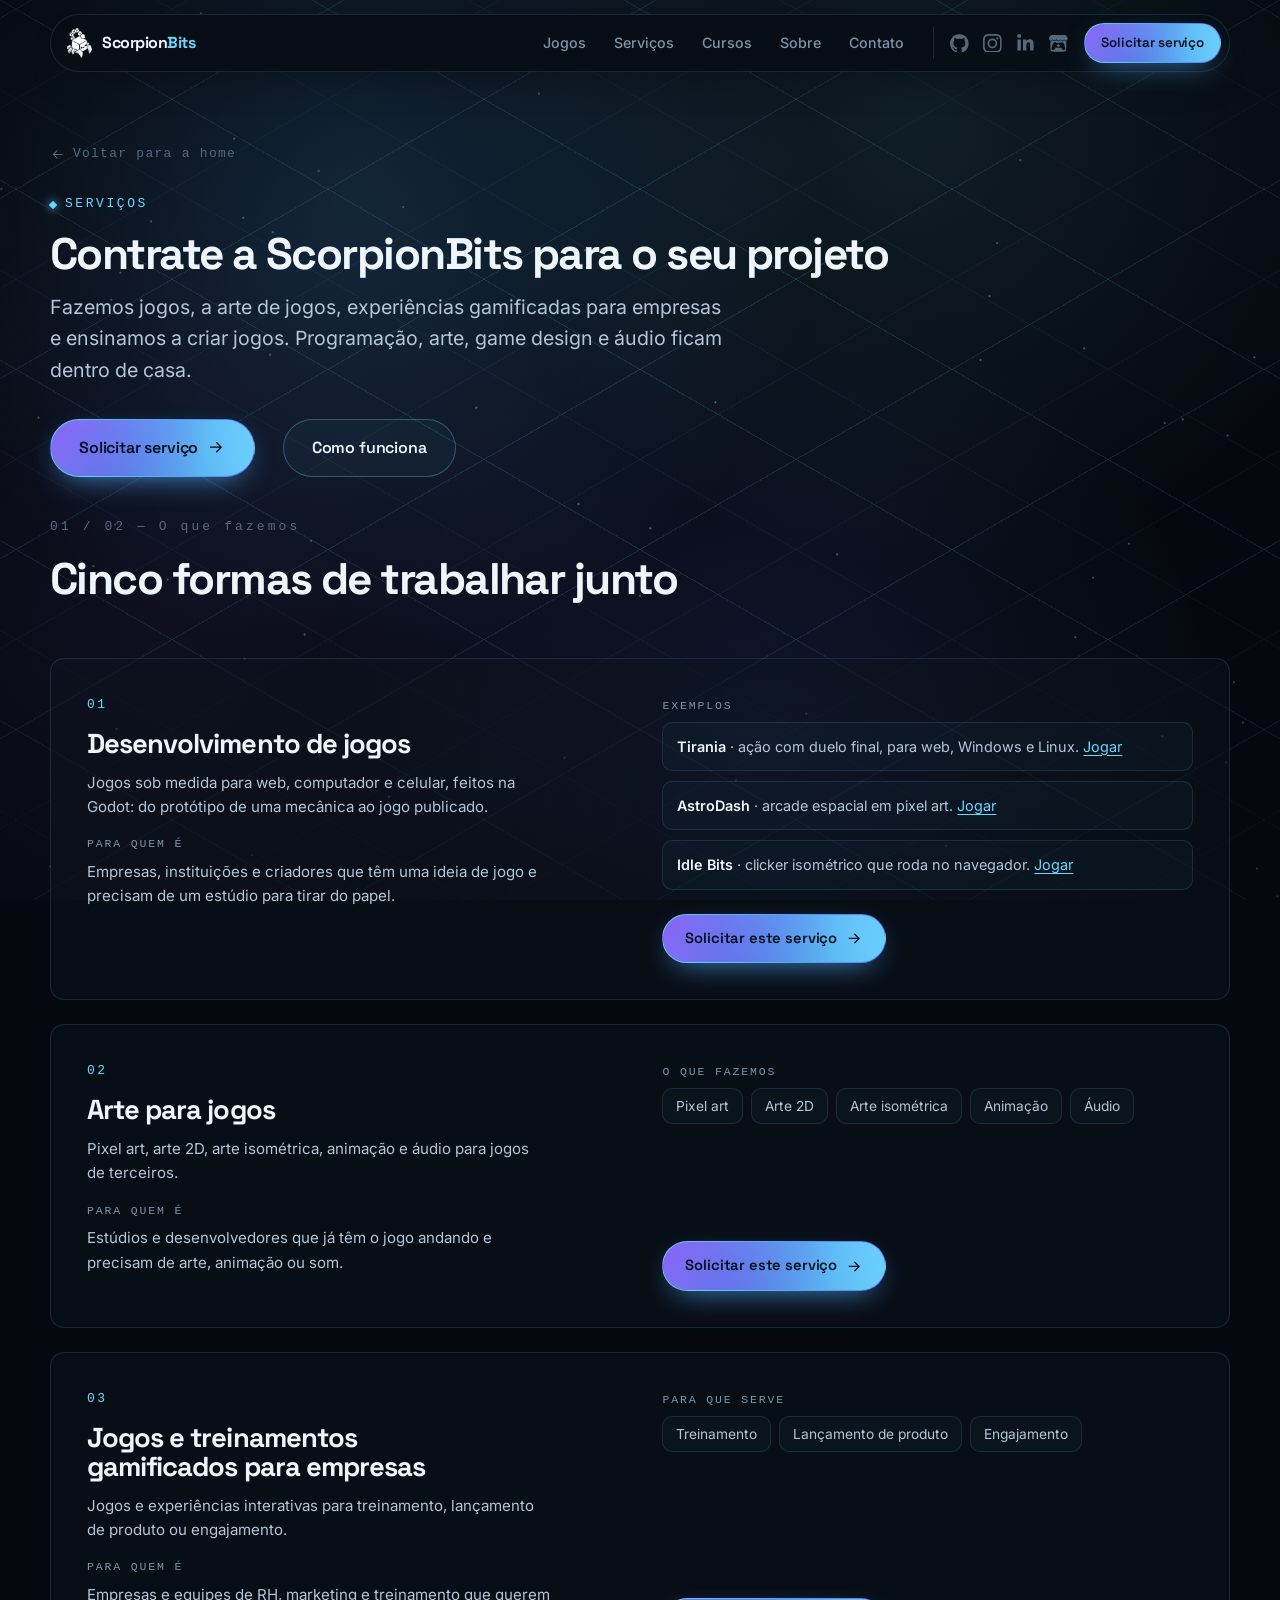
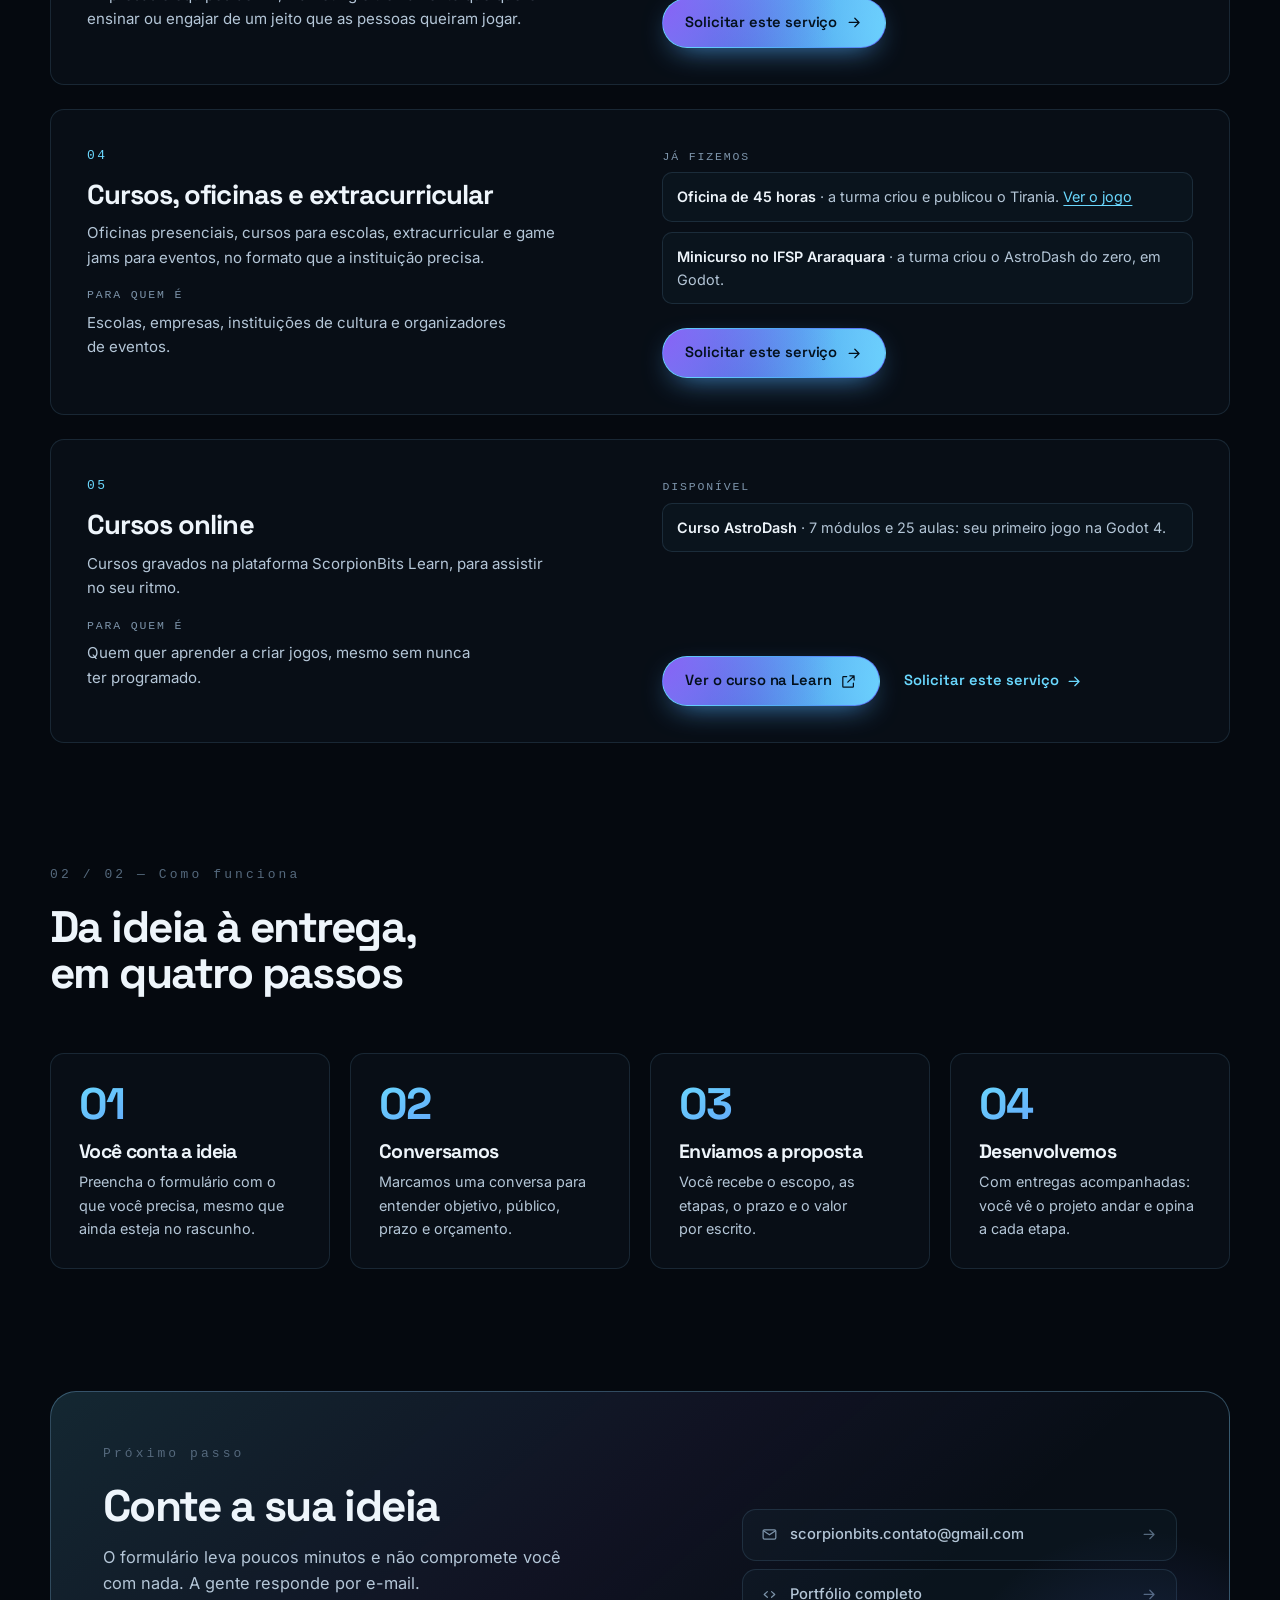
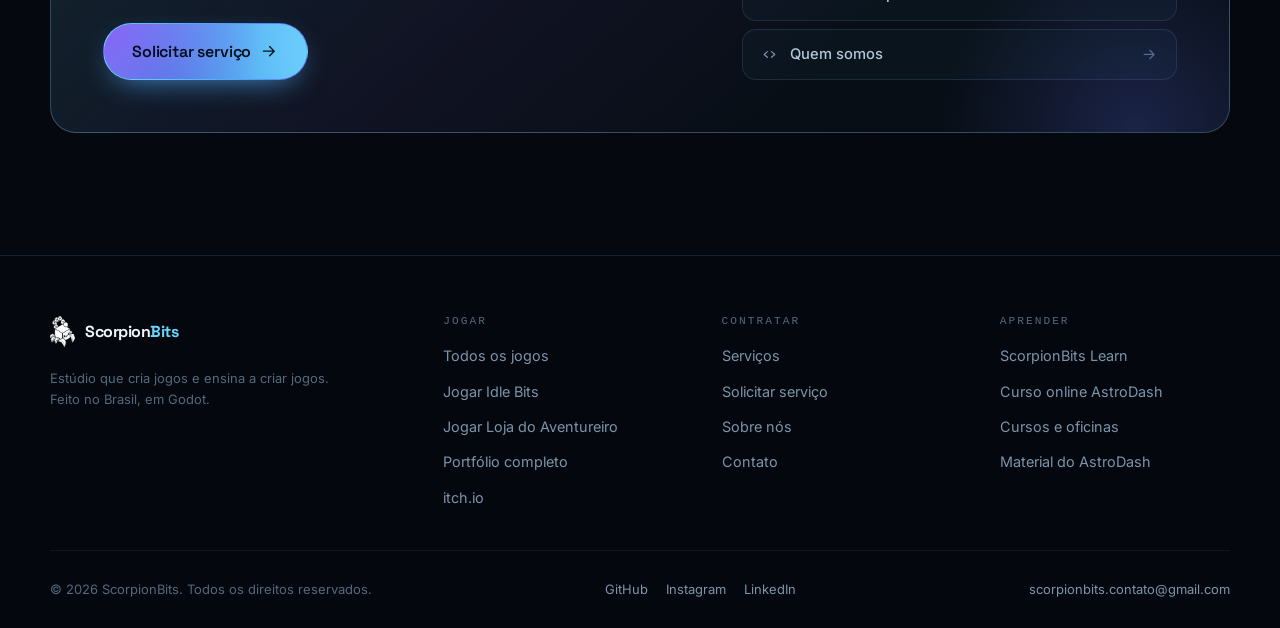
<file: servicos.html>
<!DOCTYPE html>
<html lang="pt-BR">

<head>
    <meta charset="UTF-8">
    <meta name="viewport" content="width=device-width, initial-scale=1">
    <meta name="theme-color" content="#05090f">
    <title>Serviços — ScorpionBits</title>
    <meta name="description"
        content="Contrate a ScorpionBits: desenvolvimento de jogos na Godot, arte para jogos, jogos e treinamentos gamificados para empresas, oficinas e cursos.">
    <link rel="canonical" href="https://scorpionbits.com/servicos.html">

    <meta property="og:type" content="website">
    <meta property="og:url" content="https://scorpionbits.com/servicos.html">
    <meta property="og:title" content="Serviços da ScorpionBits">
    <meta property="og:description" content="Jogos sob medida, arte para jogos, gamificação para empresas, oficinas e cursos. Peça um orçamento.">
    <meta property="og:image" content="https://scorpionbits.com/assets/og-cover.png">
    <meta property="og:site_name" content="ScorpionBits">
    <meta property="og:locale" content="pt_BR">
    <meta property="og:image:width" content="1200">
    <meta property="og:image:height" content="630">
    <meta property="og:image:alt" content="ScorpionBits: estúdio que cria jogos e ensina a criar jogos">
    <meta name="twitter:card" content="summary_large_image">

    <link rel="icon" href="assets/favicon.png" type="image/png">
    <link rel="stylesheet" href="css/style.css?v=97">
    <script>
        /* Modo leve: decidido antes da primeira pintura. Níveis: 1 = sem os
           efeitos decorativos; 2 = também sem o vídeo do mascote. Vem de
           (a) decisão guardada por 14 dias pelo detector de lentidão em
           js/main.js, (b) máquina com 2 núcleos ou 2 GB, (c) economia de
           dados, (d) ?leve=0|1|2 para forçar — 0 desliga e apaga o guardado. */
        (function () {
            var d = document.documentElement, n = 0;
            d.className += " js";
            try {
                var q = /[?&]leve=([012])/.exec(location.search), s = localStorage;
                if (q) {
                    d.setAttribute("data-leve-fixo", "");
                    if (q[1] === "0") s.removeItem("sb-leve");
                    else s.setItem("sb-leve", q[1] + ":" + Date.now());
                }
                var v = s.getItem("sb-leve");
                if (v) {
                    var p = v.split(":");
                    if (Date.now() - p[1] < 12096e5) n = +p[0]; else s.removeItem("sb-leve");
                }
                if (!q || q[1] !== "0") {
                    var c = navigator.connection || {};
                    if (!n && ((navigator.hardwareConcurrency || 8) <= 2 || (navigator.deviceMemory || 8) <= 2)) n = 2;
                    if (!n && c.saveData) n = 1;
                }
            } catch (e) { }
            if (n) { d.classList.add("lite"); d.setAttribute("data-leve", n); }
        })();
    </script>
</head>

<body>
    <a class="skip-link" href="#conteudo">Pular para o conteúdo</a>
    <div class="backdrop" aria-hidden="true">
        <div class="backdrop-grid"></div>
        <div class="backdrop-grid backdrop-grid--perto"></div>
        <div class="backdrop-stars backdrop-stars--far"></div>
        <div class="backdrop-stars"></div>
        <div class="backdrop-cubes">
        <svg viewBox="-11 -11 22 22" style="top:12%;left:6%;--s:54px;--d:24s" aria-hidden="true"><path d="M0 -9 L7.8 -4.5 L7.8 4.5 L0 9 L-7.8 4.5 L-7.8 -4.5 Z M0 0 L0 -9 M0 0 L-7.8 4.5 M0 0 L7.8 4.5" fill="none" stroke="currentColor" stroke-width="1.1" stroke-linejoin="round"/></svg>
        <svg viewBox="-11 -11 22 22" style="top:38%;right:8%;--s:38px;--d:31s;animation-delay:-6s" aria-hidden="true"><path d="M0 -9 L7.8 -4.5 L7.8 4.5 L0 9 L-7.8 4.5 L-7.8 -4.5 Z M0 0 L0 -9 M0 0 L-7.8 4.5 M0 0 L7.8 4.5" fill="none" stroke="currentColor" stroke-width="1.1" stroke-linejoin="round"/></svg>
        <svg viewBox="-11 -11 22 22" style="top:68%;left:12%;--s:30px;--d:27s;animation-delay:-13s" aria-hidden="true"><path d="M0 -9 L7.8 -4.5 L7.8 4.5 L0 9 L-7.8 4.5 L-7.8 -4.5 Z M0 0 L0 -9 M0 0 L-7.8 4.5 M0 0 L7.8 4.5" fill="none" stroke="currentColor" stroke-width="1.1" stroke-linejoin="round"/></svg>
        <svg viewBox="-11 -11 22 22" style="top:82%;right:18%;--s:46px;--d:35s;animation-delay:-3s" aria-hidden="true"><path d="M0 -9 L7.8 -4.5 L7.8 4.5 L0 9 L-7.8 4.5 L-7.8 -4.5 Z M0 0 L0 -9 M0 0 L-7.8 4.5 M0 0 L7.8 4.5" fill="none" stroke="currentColor" stroke-width="1.1" stroke-linejoin="round"/></svg>
        <svg viewBox="-11 -11 22 22" style="top:24%;left:44%;--s:26px;--d:29s;animation-delay:-18s" aria-hidden="true"><path d="M0 -9 L7.8 -4.5 L7.8 4.5 L0 9 L-7.8 4.5 L-7.8 -4.5 Z M0 0 L0 -9 M0 0 L-7.8 4.5 M0 0 L7.8 4.5" fill="none" stroke="currentColor" stroke-width="1.1" stroke-linejoin="round"/></svg>
        <svg viewBox="-11 -11 22 22" style="top:56%;right:38%;--s:34px;--d:22s;animation-delay:-9s" aria-hidden="true"><path d="M0 -9 L7.8 -4.5 L7.8 4.5 L0 9 L-7.8 4.5 L-7.8 -4.5 Z M0 0 L0 -9 M0 0 L-7.8 4.5 M0 0 L7.8 4.5" fill="none" stroke="currentColor" stroke-width="1.1" stroke-linejoin="round"/></svg>
        </div>
        <div class="backdrop-mist"></div>
    </div>
    <div class="grain" aria-hidden="true"></div>
    <div class="scroll-progress" aria-hidden="true"></div>

    <svg width="0" height="0" style="position:absolute" aria-hidden="true" focusable="false">
        <defs>
            <symbol id="i-arrow-right" viewBox="0 0 24 24">
                <path d="M4.5 12h14M12.5 6l6 6-6 6" />
            </symbol>
            <symbol id="i-external" viewBox="0 0 24 24">
                <path d="M14 4h6v6M20 4 11 13" />
                <path d="M19 14.5V19a1 1 0 0 1-1 1H5a1 1 0 0 1-1-1V6a1 1 0 0 1 1-1h4.5" />
            </symbol>
            <symbol id="i-mail" viewBox="0 0 24 24">
                <rect x="3" y="5.5" width="18" height="13" rx="2" />
                <path d="m4 7 8 5.5L20 7" />
            </symbol>
            <symbol id="i-arrow-left" viewBox="0 0 24 24">
                <path d="M19.5 12h-14M11.5 18l-6-6 6-6" />
            </symbol>
            <symbol id="i-menu" viewBox="0 0 24 24">
                <path d="M4 8h16M4 16h16" />
            </symbol>
            <symbol id="i-close" viewBox="0 0 24 24">
                <path d="m6 6 12 12M18 6 6 18" />
            </symbol>
            <symbol id="i-code" viewBox="0 0 24 24">
                <path d="m9 8-4.5 4L9 16M15 8l4.5 4L15 16" />
            </symbol>
            <symbol id="i-palette" viewBox="0 0 24 24">
                <path d="M12 21a9 9 0 1 1 9-9c0 2-1.6 3-3 3h-1.6a2 2 0 0 0-1.4 3.4A2 2 0 0 1 12 21Z" />
                <circle cx="8.2" cy="11.2" r="1.15" fill="currentColor" stroke="none" />
                <circle cx="12" cy="7.8" r="1.15" fill="currentColor" stroke="none" />
                <circle cx="15.8" cy="11.2" r="1.15" fill="currentColor" stroke="none" />
            </symbol>
            <symbol id="i-music" viewBox="0 0 24 24">
                <path d="M9 18V5.5l11-2V16" />
                <circle cx="6.5" cy="18" r="2.5" />
                <circle cx="17.5" cy="16" r="2.5" />
            </symbol>
            <!-- Marcas: simple-icons (CC0) e Font Awesome Free (CC BY 4.0). Auto-hospedadas. -->
            <symbol id="i-github" viewBox="0 0 24 24">
                <path d="M12 .297c-6.63 0-12 5.373-12 12 0 5.303 3.438 9.8 8.205 11.385.6.113.82-.258.82-.577 0-.285-.01-1.04-.015-2.04-3.338.724-4.042-1.61-4.042-1.61C4.422 18.07 3.633 17.7 3.633 17.7c-1.087-.744.084-.729.084-.729 1.205.084 1.838 1.236 1.838 1.236 1.07 1.835 2.809 1.305 3.495.998.108-.776.417-1.305.76-1.605-2.665-.3-5.466-1.332-5.466-5.93 0-1.31.465-2.38 1.235-3.22-.135-.303-.54-1.523.105-3.176 0 0 1.005-.322 3.3 1.23.96-.267 1.98-.399 3-.405 1.02.006 2.04.138 3 .405 2.28-1.552 3.285-1.23 3.285-1.23.645 1.653.24 2.873.12 3.176.765.84 1.23 1.91 1.23 3.22 0 4.61-2.805 5.625-5.475 5.92.42.36.81 1.096.81 2.22 0 1.606-.015 2.896-.015 3.286 0 .315.21.69.825.57C20.565 22.092 24 17.592 24 12.297c0-6.627-5.373-12-12-12" />
            </symbol>
            <symbol id="i-instagram" viewBox="0 0 24 24">
                <path d="M7.0301.084c-1.2768.0602-2.1487.264-2.911.5634-.7888.3075-1.4575.72-2.1228 1.3877-.6652.6677-1.075 1.3368-1.3802 2.127-.2954.7638-.4956 1.6365-.552 2.914-.0564 1.2775-.0689 1.6882-.0626 4.947.0062 3.2586.0206 3.6671.0825 4.9473.061 1.2765.264 2.1482.5635 2.9107.308.7889.72 1.4573 1.388 2.1228.6679.6655 1.3365 1.0743 2.1285 1.38.7632.295 1.6361.4961 2.9134.552 1.2773.056 1.6884.069 4.9462.0627 3.2578-.0062 3.668-.0207 4.9478-.0814 1.28-.0607 2.147-.2652 2.9098-.5633.7889-.3086 1.4578-.72 2.1228-1.3881.665-.6682 1.0745-1.3378 1.3795-2.1284.2957-.7632.4966-1.636.552-2.9124.056-1.2809.0692-1.6898.063-4.948-.0063-3.2583-.021-3.6668-.0817-4.9465-.0607-1.2797-.264-2.1487-.5633-2.9117-.3084-.7889-.72-1.4568-1.3876-2.1228C21.2982 1.33 20.628.9208 19.8378.6165 19.074.321 18.2017.1197 16.9244.0645 15.6471.0093 15.236-.005 11.977.0014 8.718.0076 8.31.0215 7.0301.0839m.1402 21.6932c-1.17-.0509-1.8053-.2453-2.2287-.408-.5606-.216-.96-.4771-1.3819-.895-.422-.4178-.6811-.8186-.9-1.378-.1644-.4234-.3624-1.058-.4171-2.228-.0595-1.2645-.072-1.6442-.079-4.848-.007-3.2037.0053-3.583.0607-4.848.05-1.169.2456-1.805.408-2.2282.216-.5613.4762-.96.895-1.3816.4188-.4217.8184-.6814 1.3783-.9003.423-.1651 1.0575-.3614 2.227-.4171 1.2655-.06 1.6447-.072 4.848-.079 3.2033-.007 3.5835.005 4.8495.0608 1.169.0508 1.8053.2445 2.228.408.5608.216.96.4754 1.3816.895.4217.4194.6816.8176.9005 1.3787.1653.4217.3617 1.056.4169 2.2263.0602 1.2655.0739 1.645.0796 4.848.0058 3.203-.0055 3.5834-.061 4.848-.051 1.17-.245 1.8055-.408 2.2294-.216.5604-.4763.96-.8954 1.3814-.419.4215-.8181.6811-1.3783.9-.4224.1649-1.0577.3617-2.2262.4174-1.2656.0595-1.6448.072-4.8493.079-3.2045.007-3.5825-.006-4.848-.0608M16.953 5.5864A1.44 1.44 0 1 0 18.39 4.144a1.44 1.44 0 0 0-1.437 1.4424M5.8385 12.012c.0067 3.4032 2.7706 6.1557 6.173 6.1493 3.4026-.0065 6.157-2.7701 6.1506-6.1733-.0065-3.4032-2.771-6.1565-6.174-6.1498-3.403.0067-6.156 2.771-6.1496 6.1738M8 12.0077a4 4 0 1 1 4.008 3.9921A3.9996 3.9996 0 0 1 8 12.0077" />
            </symbol>
            <symbol id="i-linkedin" viewBox="0 0 448 512">
                <path d="M100.28 448H7.4V148.9h92.88zM53.79 108.1C24.09 108.1 0 83.5 0 53.8a53.79 53.79 0 0 1 107.58 0c0 29.7-24.1 54.3-53.79 54.3zM447.9 448h-92.68V302.4c0-34.7-.7-79.2-48.29-79.2-48.29 0-55.69 37.7-55.69 76.7V448h-92.78V148.9h89.08v40.8h1.3c12.4-23.5 42.69-48.3 87.88-48.3 94 0 111.28 61.9 111.28 142.3V448z" />
            </symbol>
            <symbol id="i-itch" viewBox="0 0 24 24">
                <path d="M3.13 1.338C2.08 1.96.02 4.328 0 4.95v1.03c0 1.303 1.22 2.45 2.325 2.45 1.33 0 2.436-1.102 2.436-2.41 0 1.308 1.07 2.41 2.4 2.41 1.328 0 2.362-1.102 2.362-2.41 0 1.308 1.137 2.41 2.466 2.41h.024c1.33 0 2.466-1.102 2.466-2.41 0 1.308 1.034 2.41 2.363 2.41 1.33 0 2.4-1.102 2.4-2.41 0 1.308 1.106 2.41 2.435 2.41C22.78 8.43 24 7.282 24 5.98V4.95c-.02-.62-2.082-2.99-3.13-3.612-3.253-.114-5.508-.134-8.87-.133-3.362 0-7.945.053-8.87.133zm6.376 6.477a2.74 2.74 0 0 1-.468.602c-.5.49-1.19.795-1.947.795a2.786 2.786 0 0 1-1.95-.795c-.182-.178-.32-.37-.446-.59-.127.222-.303.412-.486.59a2.788 2.788 0 0 1-1.95.795c-.092 0-.187-.025-.264-.052-.107 1.113-.152 2.176-.168 2.95v.005l-.006 1.167c.02 2.334-.23 7.564 1.03 8.85 1.952.454 5.545.662 9.15.663 3.605 0 7.198-.21 9.15-.664 1.26-1.284 1.01-6.514 1.03-8.848l-.006-1.167v-.004c-.016-.775-.06-1.838-.168-2.95-.077.026-.172.052-.263.052a2.788 2.788 0 0 1-1.95-.795c-.184-.178-.36-.368-.486-.59-.127.22-.265.412-.447.59a2.786 2.786 0 0 1-1.95.794c-.76 0-1.446-.303-1.948-.793a2.74 2.74 0 0 1-.468-.602 2.738 2.738 0 0 1-.463.602 2.787 2.787 0 0 1-1.95.794h-.16a2.787 2.787 0 0 1-1.95-.793 2.738 2.738 0 0 1-.464-.602zm-2.004 2.59v.002c.795.002 1.5 0 2.373.953.687-.072 1.406-.108 2.125-.107.72 0 1.438.035 2.125.107.873-.953 1.578-.95 2.372-.953.376 0 1.876 0 2.92 2.934l1.123 4.028c.832 2.995-.266 3.068-1.636 3.07-2.03-.075-3.156-1.55-3.156-3.025-1.124.184-2.436.276-3.748.277-1.312 0-2.624-.093-3.748-.277 0 1.475-1.125 2.95-3.156 3.026-1.37-.004-2.468-.077-1.636-3.072l1.122-4.027c1.045-2.934 2.545-2.934 2.92-2.934zM12 12.714c-.002.002-2.14 1.964-2.523 2.662l1.4-.056v1.22c0 .056.56.033 1.123.007.562.026 1.124.05 1.124-.008v-1.22l1.4.055C14.138 14.677 12 12.713 12 12.713z" />
            </symbol>
            <symbol id="i-aseprite" viewBox="0 0 24 24">
                <path d="M8 0v4H4v4H0v16h16v-4h4v-4h4V0Zm4 8h4v4h-4v4H8v-4h4Z" />
            </symbol>
        </defs>
    </svg>

    <span data-dock-sentinel aria-hidden="true"></span>

    <header class="dock">
        <div class="dock-inner">
            <a href="index.html" class="dock-brand">
                <img src="assets/logo-glyph.png" width="25" height="31" alt="">
                <span>Scorpion<em>Bits</em></span>
            </a>

            <div class="dock-panel" id="dock-panel">
                <nav class="dock-nav" aria-label="Principal">
                    <a class="dock-link" href="jogos.html">Jogos</a>
                    <a class="dock-link" href="servicos.html" aria-current="page">Serviços</a>
                    <a class="dock-link" href="index.html#curso">Cursos</a>
                    <a class="dock-link" href="sobre.html">Sobre</a>
                    <a class="dock-link" href="contato.html">Contato</a>
                </nav>

                <div class="dock-social">
                    <a class="icon-btn" data-brand="github" href="https://github.com/scorpion-bits" target="_blank"
                        rel="noopener" aria-label="GitHub">
                        <svg class="icon icon--brand">
                            <use href="#i-github" />
                        </svg>
                    </a>
                    <a class="icon-btn" data-brand="instagram" href="https://instagram.com/scorpionbits_"
                        target="_blank" rel="noopener" aria-label="Instagram">
                        <svg class="icon icon--brand">
                            <use href="#i-instagram" />
                        </svg>
                    </a>
                    <a class="icon-btn" data-brand="linkedin" href="https://www.linkedin.com/company/scorpionbits"
                        target="_blank" rel="noopener" aria-label="LinkedIn">
                        <svg class="icon icon--brand">
                            <use href="#i-linkedin" />
                        </svg>
                    </a>
                    <a class="icon-btn" data-brand="itch" href="https://scorpionbits.itch.io/" target="_blank"
                        rel="noopener" aria-label="itch.io">
                        <svg class="icon icon--brand">
                            <use href="#i-itch" />
                        </svg>
                    </a>
                </div>

                <a class="btn btn--solid btn--sm dock-cta" href="solicitar.html">Solicitar serviço</a>
            </div>

            <button class="dock-toggle" data-dock-toggle aria-label="Abrir menu" aria-expanded="false"
                aria-controls="dock-panel">
                <svg class="icon icon--lg">
                    <use href="#i-menu" />
                </svg>
            </button>
        </div>
    </header>

    <main id="conteudo">
        <section class="wrap page-hero">
            <a class="back-link" href="index.html">
                <svg class="icon">
                    <use href="#i-arrow-left" />
                </svg>
                Voltar para a home
            </a>
            <span class="tag">Serviços</span>
            <h1>Contrate a ScorpionBits para o seu projeto</h1>
            <p class="sec-lead">
                Fazemos jogos, a arte de jogos, experiências gamificadas para
                empresas e ensinamos a criar jogos. Programação, arte, game
                design e áudio ficam dentro de casa.
            </p>
            <div class="work-cta" style="margin-top:clamp(1.5rem,3vw,2rem)">
                <a class="btn btn--solid btn--lg" href="solicitar.html">
                    Solicitar serviço
                    <svg class="icon">
                        <use href="#i-arrow-right" />
                    </svg>
                </a>
                <a class="btn btn--wire btn--lg" href="#como-funciona">Como funciona</a>
            </div>
        </section>

        <!-- =============================================================
             SERVIÇOS — um cartão por serviço.
             O botão "Solicitar este serviço" abre o formulário com o tipo já
             escolhido: solicitar.html?servico=<chave>. As chaves são as mesmas
             do <select> do formulário: jogos, arte, gamificacao, oficinas,
             cursos-online.
             ============================================================= -->
        <section class="wrap bay" id="servicos" style="padding-top:0">
            <header class="sec-head reveal">
                <span class="sec-index">01 / 02 — O que fazemos</span>
                <h2 class="sec-title">Cinco formas de trabalhar junto</h2>
            </header>

            <div class="services">
                <article class="work-item service reveal" id="jogos">
                    <div>
                        <span class="service-num">01</span>
                        <h2>Desenvolvimento de jogos</h2>
                        <p>
                            Jogos sob medida para web, computador e celular, feitos
                            na Godot: do protótipo de uma mecânica ao jogo publicado.
                        </p>
                        <p class="service-para">
                            <b>Para quem é</b>
                            Empresas, instituições e criadores que têm uma ideia de
                            jogo e precisam de um estúdio para tirar do papel.
                        </p>
                    </div>
                    <div class="service-side">
                        <span class="service-label">Exemplos</span>
                        <ul class="service-cases">
                            <li><b>Tirania</b> · ação com duelo final, para web, Windows e Linux. <a href="https://scorpionbits.itch.io/tirania" target="_blank" rel="noopener">Jogar</a></li>
                            <li><b>AstroDash</b> · arcade espacial em pixel art. <a href="https://scorpionbits.itch.io/astrodash" target="_blank" rel="noopener">Jogar</a></li>
                            <li><b>Idle Bits</b> · clicker isométrico que roda no navegador. <a href="jogo/">Jogar</a></li>
                        </ul>
                        <div class="service-actions">
                            <a class="btn btn--solid" href="solicitar.html?servico=jogos">
                                Solicitar este serviço
                                <svg class="icon">
                                    <use href="#i-arrow-right" />
                                </svg>
                            </a>
                        </div>
                    </div>
                </article>

                <article class="work-item service reveal" id="arte">
                    <div>
                        <span class="service-num">02</span>
                        <h2>Arte para jogos</h2>
                        <p>
                            Pixel art, arte 2D, arte isométrica, animação e áudio
                            para jogos de terceiros.
                        </p>
                        <p class="service-para">
                            <b>Para quem é</b>
                            Estúdios e desenvolvedores que já têm o jogo andando e
                            precisam de arte, animação ou som.
                        </p>
                    </div>
                    <div class="service-side">
                        <span class="service-label">O que fazemos</span>
                        <ul class="tool-list service-inclui">
                            <li>Pixel art</li>
                            <li>Arte 2D</li>
                            <li>Arte isométrica</li>
                            <li>Animação</li>
                            <li>Áudio</li>
                        </ul>
                        <div class="service-actions">
                            <a class="btn btn--solid" href="solicitar.html?servico=arte">
                                Solicitar este serviço
                                <svg class="icon">
                                    <use href="#i-arrow-right" />
                                </svg>
                            </a>
                        </div>
                    </div>
                </article>

                <article class="work-item service reveal" id="gamificacao">
                    <div>
                        <span class="service-num">03</span>
                        <h2>Jogos e treinamentos gamificados para empresas</h2>
                        <p>
                            Jogos e experiências interativas para treinamento,
                            lançamento de produto ou engajamento.
                        </p>
                        <p class="service-para">
                            <b>Para quem é</b>
                            Empresas e equipes de RH, marketing e treinamento que
                            querem ensinar ou engajar de um jeito que as pessoas
                            queiram jogar.
                        </p>
                    </div>
                    <div class="service-side">
                        <span class="service-label">Para que serve</span>
                        <ul class="tool-list service-inclui">
                            <li>Treinamento</li>
                            <li>Lançamento de produto</li>
                            <li>Engajamento</li>
                        </ul>
                        <div class="service-actions">
                            <a class="btn btn--solid" href="solicitar.html?servico=gamificacao">
                                Solicitar este serviço
                                <svg class="icon">
                                    <use href="#i-arrow-right" />
                                </svg>
                            </a>
                        </div>
                    </div>
                </article>

                <article class="work-item service reveal" id="oficinas">
                    <div>
                        <span class="service-num">04</span>
                        <h2>Cursos, oficinas e extracurricular</h2>
                        <p>
                            Oficinas presenciais, cursos para escolas, extracurricular
                            e game jams para eventos, no formato que a instituição
                            precisa.
                        </p>
                        <p class="service-para">
                            <b>Para quem é</b>
                            Escolas, empresas, instituições de cultura e
                            organizadores de eventos.
                        </p>
                    </div>
                    <div class="service-side">
                        <span class="service-label">Já fizemos</span>
                        <ul class="service-cases">
                            <li><b>Oficina de 45 horas</b> · a turma criou e publicou o Tirania. <a href="https://scorpionbits.itch.io/tirania" target="_blank" rel="noopener">Ver o jogo</a></li>
                            <li><b>Minicurso no IFSP Araraquara</b> · a turma criou o AstroDash do zero, em Godot.</li>
                        </ul>
                        <div class="service-actions">
                            <a class="btn btn--solid" href="solicitar.html?servico=oficinas">
                                Solicitar este serviço
                                <svg class="icon">
                                    <use href="#i-arrow-right" />
                                </svg>
                            </a>
                        </div>
                    </div>
                </article>

                <article class="work-item service reveal" id="cursos-online">
                    <div>
                        <span class="service-num">05</span>
                        <h2>Cursos online</h2>
                        <p>
                            Cursos gravados na plataforma ScorpionBits Learn, para
                            assistir no seu ritmo.
                        </p>
                        <p class="service-para">
                            <b>Para quem é</b>
                            Quem quer aprender a criar jogos, mesmo sem nunca ter
                            programado.
                        </p>
                    </div>
                    <div class="service-side">
                        <span class="service-label">Disponível</span>
                        <ul class="service-cases">
                            <li><b>Curso AstroDash</b> · 7 módulos e 25 aulas: seu primeiro jogo na Godot 4.</li>
                        </ul>
                        <div class="service-actions">
                            <a class="btn btn--solid" href="https://learn.scorpionbits.com/cursos/astrodash?utm_source=site&amp;utm_medium=referral&amp;utm_campaign=site_scorpionbits&amp;utm_content=servicos">
                                Ver o curso na Learn
                                <svg class="icon">
                                    <use href="#i-external" />
                                </svg>
                            </a>
                            <a class="link-arrow" href="solicitar.html?servico=cursos-online">
                                Solicitar este serviço
                                <svg class="icon">
                                    <use href="#i-arrow-right" />
                                </svg>
                            </a>
                        </div>
                    </div>
                </article>
            </div>
        </section>

        <!-- =============================================================
             COMO FUNCIONA
             ============================================================= -->
        <section class="wrap bay" id="como-funciona" style="padding-top:0">
            <header class="sec-head reveal">
                <span class="sec-index">02 / 02 — Como funciona</span>
                <h2 class="sec-title">Da ideia à entrega,<br>em quatro passos</h2>
            </header>

            <ol class="steps reveal stagger">
                <li class="step">
                    <h3>Você conta a ideia</h3>
                    <p>Preencha o formulário com o que você precisa, mesmo que ainda esteja no rascunho.</p>
                </li>
                <li class="step">
                    <h3>Conversamos</h3>
                    <p>Marcamos uma conversa para entender objetivo, público, prazo e orçamento.</p>
                </li>
                <li class="step">
                    <h3>Enviamos a proposta</h3>
                    <p>Você recebe o escopo, as etapas, o prazo e o valor por escrito.</p>
                </li>
                <li class="step">
                    <h3>Desenvolvemos</h3>
                    <p>Com entregas acompanhadas: você vê o projeto andar e opina a cada etapa.</p>
                </li>
            </ol>
        </section>

        <section class="wrap bay" style="padding-top:0">
            <div class="contact reveal">
                <div>
                    <span class="sec-index">Próximo passo</span>
                    <h2>Conte a sua ideia</h2>
                    <p>
                        O formulário leva poucos minutos e não compromete você com
                        nada. A gente responde por e-mail.
                    </p>
                    <div class="contact-actions">
                        <a class="btn btn--solid btn--lg" href="solicitar.html">
                            Solicitar serviço
                            <svg class="icon">
                                <use href="#i-arrow-right" />
                            </svg>
                        </a>
                    </div>
                </div>

                <ul class="social-list">
                    <li>
                        <a class="social-link" href="mailto:scorpionbits.contato@gmail.com">
                            <svg class="icon">
                                <use href="#i-mail" />
                            </svg>
                            scorpionbits.contato@gmail.com
                            <svg class="icon go">
                                <use href="#i-arrow-right" />
                            </svg>
                        </a>
                    </li>
                    <li>
                        <a class="social-link" href="portfolio.html">
                            <svg class="icon">
                                <use href="#i-code" />
                            </svg>
                            Portfólio completo
                            <svg class="icon go">
                                <use href="#i-arrow-right" />
                            </svg>
                        </a>
                    </li>
                    <li>
                        <a class="social-link" href="sobre.html">
                            <svg class="icon">
                                <use href="#i-code" />
                            </svg>
                            Quem somos
                            <svg class="icon go">
                                <use href="#i-arrow-right" />
                            </svg>
                        </a>
                    </li>
                </ul>
            </div>
        </section>
    </main>

    <footer class="site-footer">
        <div class="wrap">
            <div class="footer-grid">
                <div class="footer-about">
                    <a href="index.html" class="dock-brand" style="margin-right:0">
                        <img src="assets/logo-glyph.png" width="25" height="31" alt="" loading="lazy">
                        <span>Scorpion<em>Bits</em></span>
                    </a>
                    <p>
                        Estúdio que cria jogos e ensina a criar jogos.
                        Feito no Brasil, em Godot.
                    </p>
                </div>

                <div class="footer-col">
                    <h4>Jogar</h4>
                    <ul>
                        <li><a href="jogos.html">Todos os jogos</a></li>
                        <li><a href="jogo/">Jogar Idle Bits</a></li>
                        <li><a href="loja/">Jogar Loja do Aventureiro</a></li>
                        <li><a href="portfolio.html">Portfólio completo</a></li>
                        <li><a href="https://scorpionbits.itch.io/" target="_blank" rel="noopener">itch.io</a></li>
                    </ul>
                </div>

                <div class="footer-col">
                    <h4>Contratar</h4>
                    <ul>
                        <li><a href="servicos.html">Serviços</a></li>
                        <li><a href="solicitar.html">Solicitar serviço</a></li>
                        <li><a href="sobre.html">Sobre nós</a></li>
                        <li><a href="contato.html">Contato</a></li>
                    </ul>
                </div>

                <div class="footer-col">
                    <h4>Aprender</h4>
                    <ul>
                        <li><a href="https://learn.scorpionbits.com/cursos?utm_source=site&amp;utm_medium=referral&amp;utm_campaign=site_scorpionbits&amp;utm_content=rodape">ScorpionBits Learn</a></li>
                        <li><a href="https://learn.scorpionbits.com/cursos/astrodash?utm_source=site&amp;utm_medium=referral&amp;utm_campaign=site_scorpionbits&amp;utm_content=rodape">Curso online AstroDash</a></li>
                        <li><a href="index.html#curso">Cursos e oficinas</a></li>
                        <li>
                            <a href="https://scorpionbits.com/mini-curso-astrodash/slides/#1" target="_blank"
                                rel="noopener">Material do AstroDash</a>
                        </li>
                    </ul>
                </div>
            </div>

            <div class="footer-bottom">
                <p>© 2026 ScorpionBits. Todos os direitos reservados.</p>
                <ul class="footer-redes">
                    <li><a href="https://github.com/scorpion-bits" target="_blank" rel="noopener">GitHub</a></li>
                    <li><a href="https://instagram.com/scorpionbits_" target="_blank" rel="noopener">Instagram</a></li>
                    <li><a href="https://www.linkedin.com/company/scorpionbits" target="_blank" rel="noopener">LinkedIn</a></li>
                </ul>
                <p><a href="mailto:scorpionbits.contato@gmail.com">scorpionbits.contato@gmail.com</a></p>
            </div>
        </div>
    </footer>

    <script src="js/main.js?v=93" defer></script>
</body>

</html>
</file>
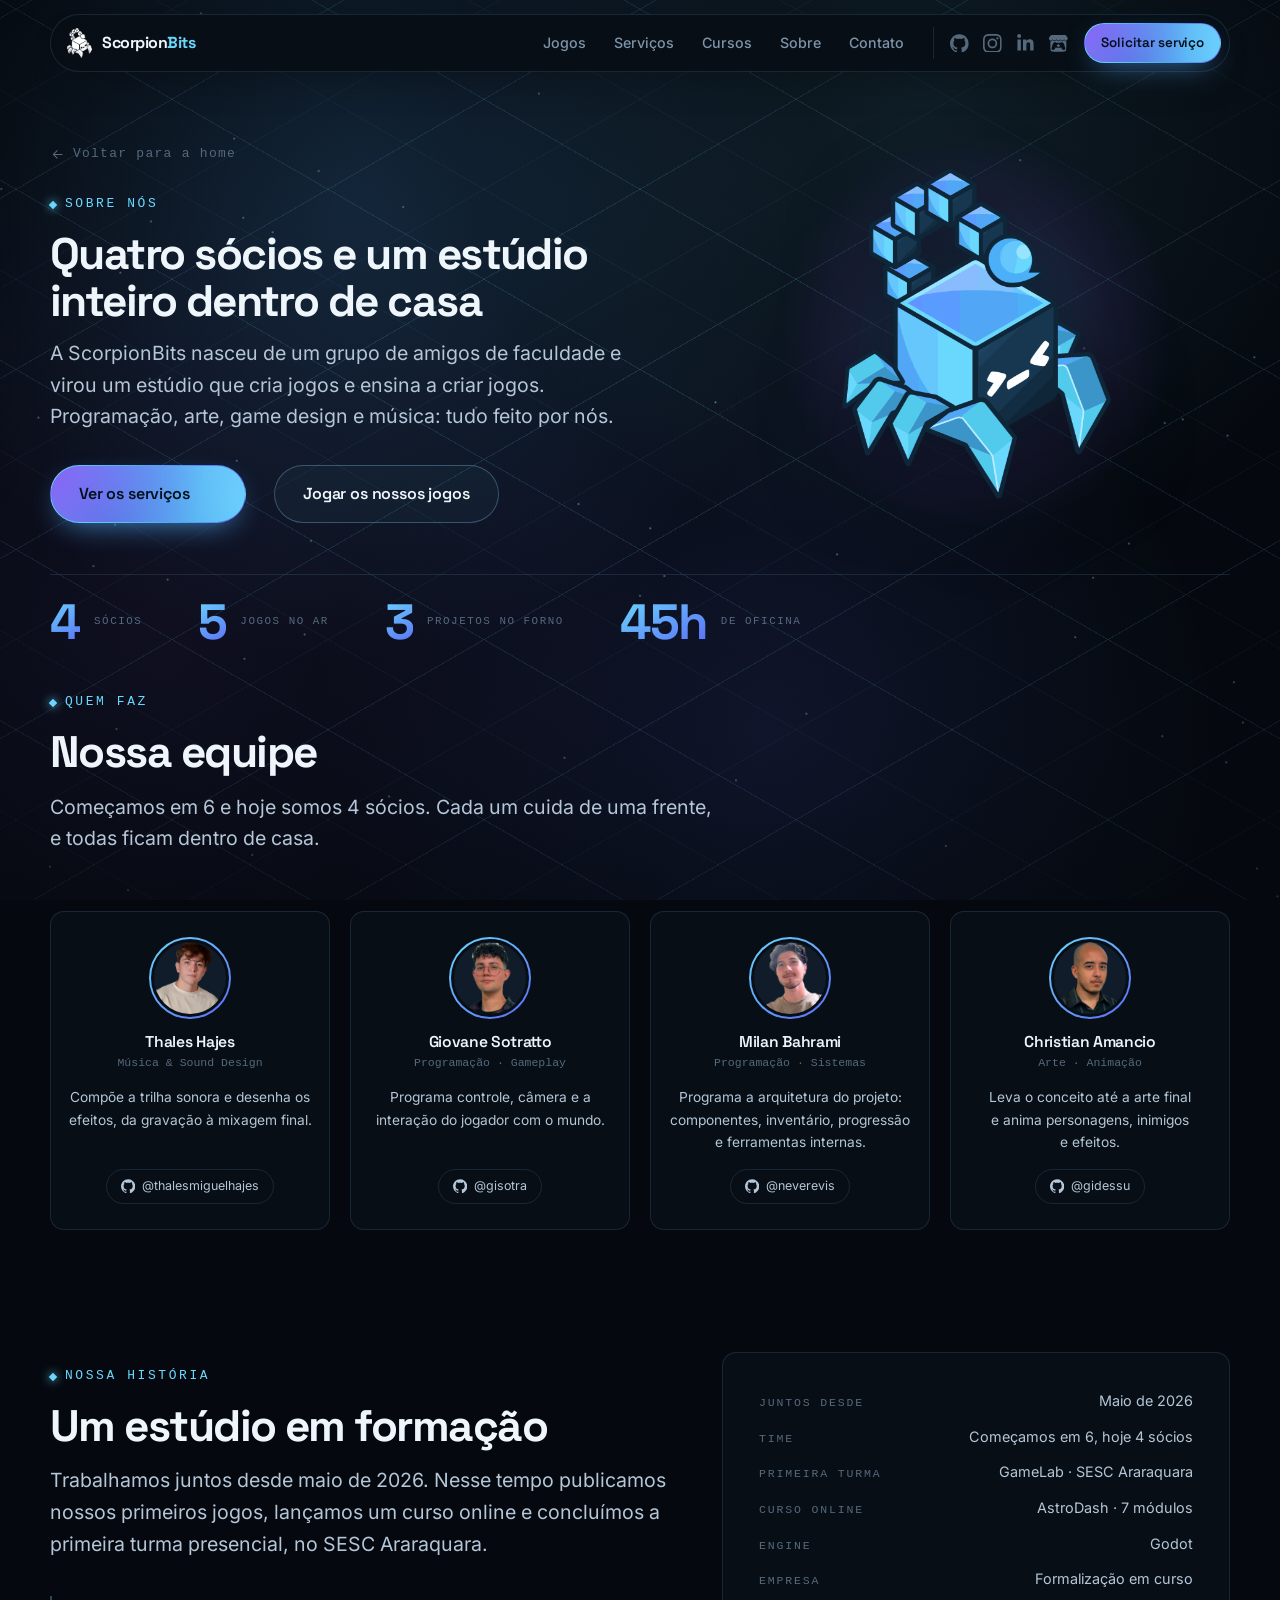
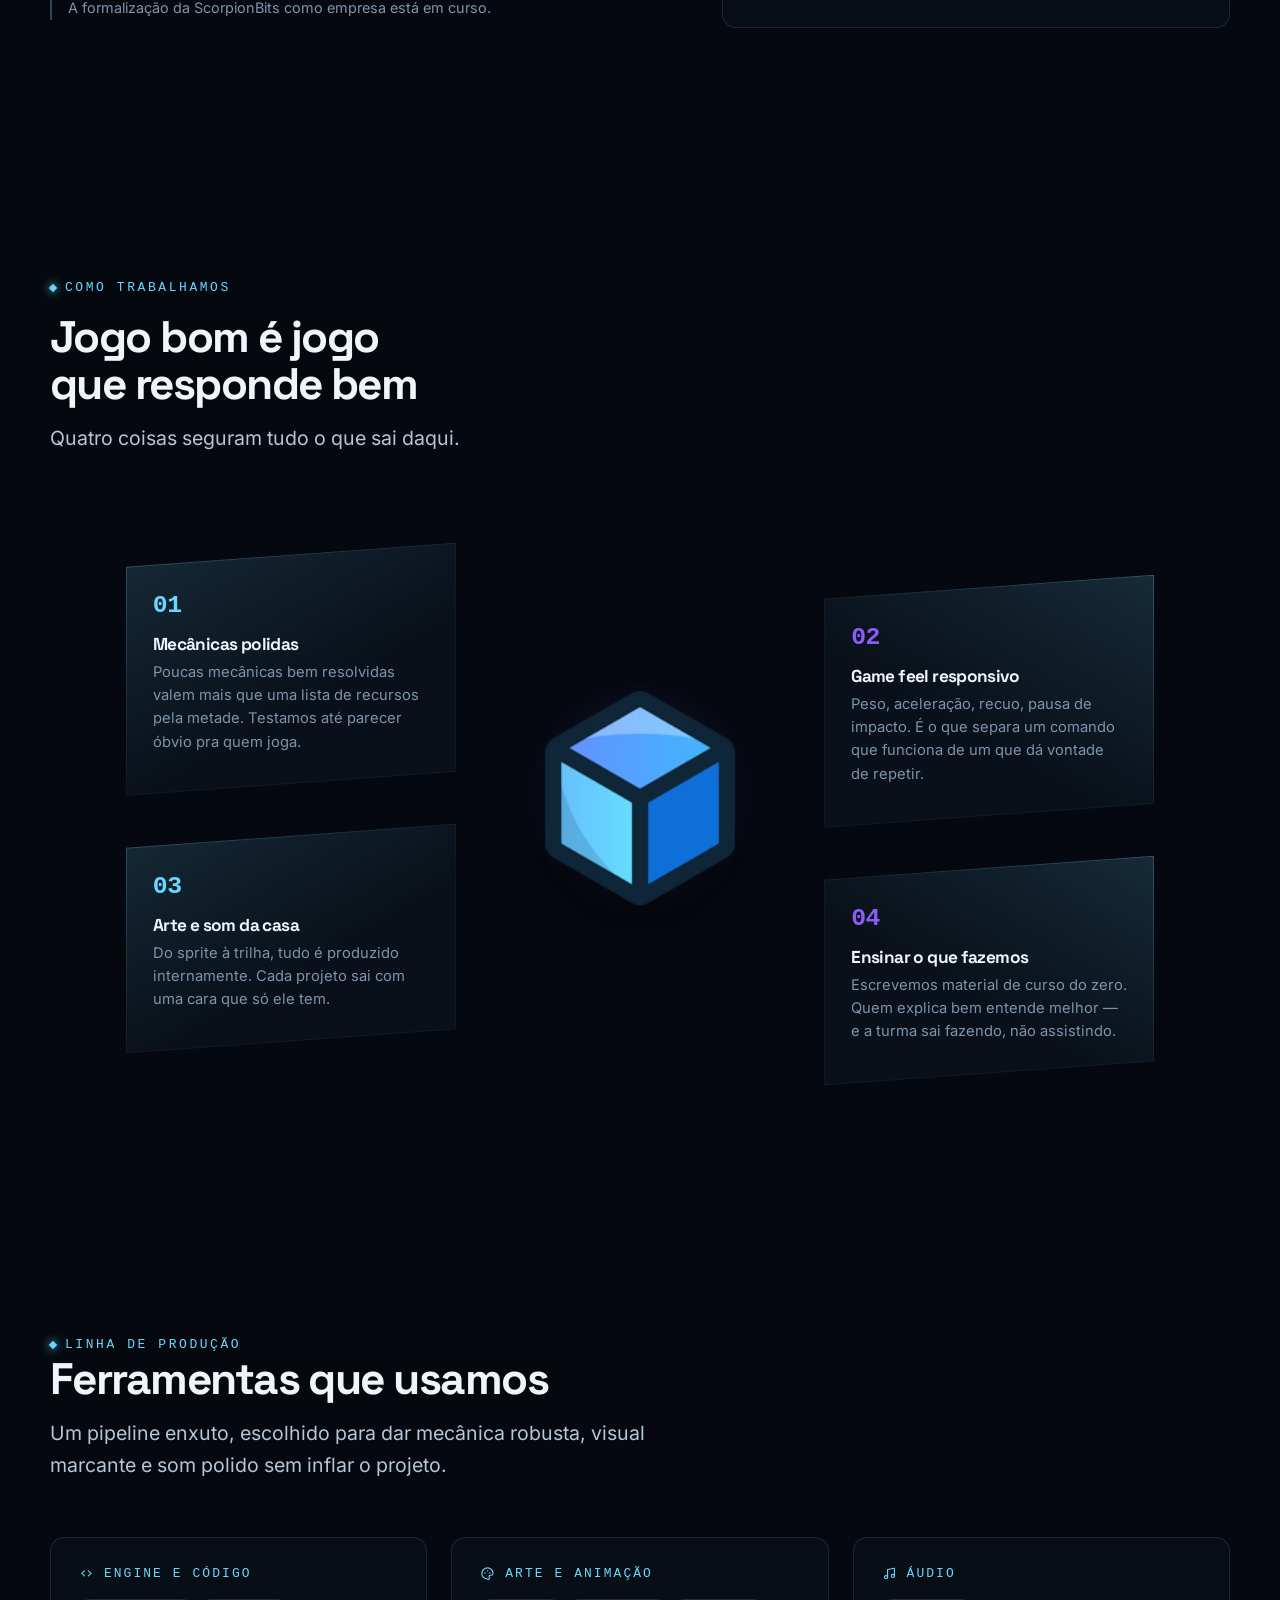
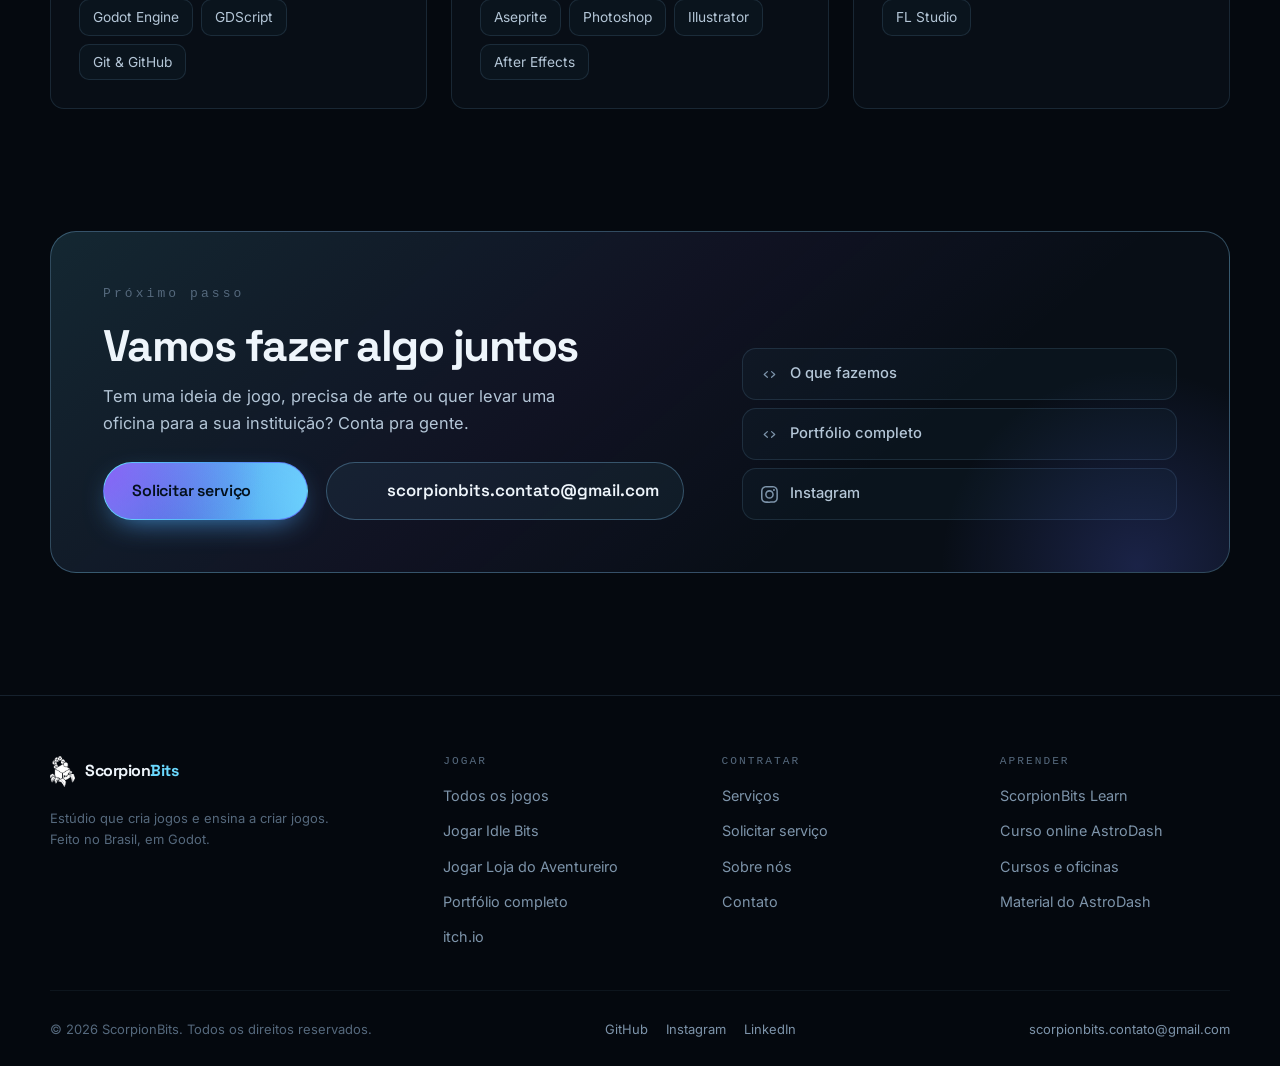
<file: sobre.html>
<!DOCTYPE html>
<html lang="pt-BR">

<head>
    <meta charset="UTF-8">
    <meta name="viewport" content="width=device-width, initial-scale=1">
    <meta name="theme-color" content="#05090f">
    <title>Sobre a ScorpionBits — equipe e ferramentas</title>
    <meta name="description"
        content="Conheça a equipe da ScorpionBits e as ferramentas que usamos para criar jogos indie e ensinar desenvolvimento de jogos.">
    <link rel="canonical" href="https://scorpionbits.com/sobre.html">

    <meta property="og:type" content="website">
    <meta property="og:url" content="https://scorpionbits.com/sobre.html">
    <meta property="og:title" content="Sobre a ScorpionBits">
    <meta property="og:description" content="A equipe e as ferramentas por trás do estúdio.">
    <meta property="og:image" content="https://scorpionbits.com/assets/og-cover.png">
    <meta property="og:site_name" content="ScorpionBits">
    <meta property="og:locale" content="pt_BR">
    <meta property="og:image:width" content="1200">
    <meta property="og:image:height" content="630">
    <meta property="og:image:alt" content="ScorpionBits: estúdio que cria jogos e ensina a criar jogos">
    <meta name="twitter:card" content="summary_large_image">

    <link rel="icon" href="assets/favicon.png" type="image/png">
    <link rel="stylesheet" href="css/style.css?v=97">
    <script>
        /* Modo leve: decidido antes da primeira pintura. Níveis: 1 = sem os
           efeitos decorativos; 2 = também sem o vídeo do mascote. Vem de
           (a) decisão guardada por 14 dias pelo detector de lentidão em
           js/main.js, (b) máquina com 2 núcleos ou 2 GB, (c) economia de
           dados, (d) ?leve=0|1|2 para forçar — 0 desliga e apaga o guardado. */
        (function () {
            var d = document.documentElement, n = 0;
            d.className += " js";
            try {
                var q = /[?&]leve=([012])/.exec(location.search), s = localStorage;
                if (q) {
                    d.setAttribute("data-leve-fixo", "");
                    if (q[1] === "0") s.removeItem("sb-leve");
                    else s.setItem("sb-leve", q[1] + ":" + Date.now());
                }
                var v = s.getItem("sb-leve");
                if (v) {
                    var p = v.split(":");
                    if (Date.now() - p[1] < 12096e5) n = +p[0]; else s.removeItem("sb-leve");
                }
                if (!q || q[1] !== "0") {
                    var c = navigator.connection || {};
                    if (!n && ((navigator.hardwareConcurrency || 8) <= 2 || (navigator.deviceMemory || 8) <= 2)) n = 2;
                    if (!n && c.saveData) n = 1;
                }
            } catch (e) { }
            if (n) { d.classList.add("lite"); d.setAttribute("data-leve", n); }
        })();
    </script>
</head>

<body>
    <a class="skip-link" href="#conteudo">Pular para o conteúdo</a>
    <div class="backdrop" aria-hidden="true">
        <div class="backdrop-grid"></div>
        <div class="backdrop-grid backdrop-grid--perto"></div>
        <div class="backdrop-stars backdrop-stars--far"></div>
        <div class="backdrop-stars"></div>
        <div class="backdrop-cubes">
        <svg viewBox="-11 -11 22 22" style="top:12%;left:6%;--s:54px;--d:24s" aria-hidden="true"><path d="M0 -9 L7.8 -4.5 L7.8 4.5 L0 9 L-7.8 4.5 L-7.8 -4.5 Z M0 0 L0 -9 M0 0 L-7.8 4.5 M0 0 L7.8 4.5" fill="none" stroke="currentColor" stroke-width="1.1" stroke-linejoin="round"/></svg>
        <svg viewBox="-11 -11 22 22" style="top:38%;right:8%;--s:38px;--d:31s;animation-delay:-6s" aria-hidden="true"><path d="M0 -9 L7.8 -4.5 L7.8 4.5 L0 9 L-7.8 4.5 L-7.8 -4.5 Z M0 0 L0 -9 M0 0 L-7.8 4.5 M0 0 L7.8 4.5" fill="none" stroke="currentColor" stroke-width="1.1" stroke-linejoin="round"/></svg>
        <svg viewBox="-11 -11 22 22" style="top:68%;left:12%;--s:30px;--d:27s;animation-delay:-13s" aria-hidden="true"><path d="M0 -9 L7.8 -4.5 L7.8 4.5 L0 9 L-7.8 4.5 L-7.8 -4.5 Z M0 0 L0 -9 M0 0 L-7.8 4.5 M0 0 L7.8 4.5" fill="none" stroke="currentColor" stroke-width="1.1" stroke-linejoin="round"/></svg>
        <svg viewBox="-11 -11 22 22" style="top:82%;right:18%;--s:46px;--d:35s;animation-delay:-3s" aria-hidden="true"><path d="M0 -9 L7.8 -4.5 L7.8 4.5 L0 9 L-7.8 4.5 L-7.8 -4.5 Z M0 0 L0 -9 M0 0 L-7.8 4.5 M0 0 L7.8 4.5" fill="none" stroke="currentColor" stroke-width="1.1" stroke-linejoin="round"/></svg>
        <svg viewBox="-11 -11 22 22" style="top:24%;left:44%;--s:26px;--d:29s;animation-delay:-18s" aria-hidden="true"><path d="M0 -9 L7.8 -4.5 L7.8 4.5 L0 9 L-7.8 4.5 L-7.8 -4.5 Z M0 0 L0 -9 M0 0 L-7.8 4.5 M0 0 L7.8 4.5" fill="none" stroke="currentColor" stroke-width="1.1" stroke-linejoin="round"/></svg>
        <svg viewBox="-11 -11 22 22" style="top:56%;right:38%;--s:34px;--d:22s;animation-delay:-9s" aria-hidden="true"><path d="M0 -9 L7.8 -4.5 L7.8 4.5 L0 9 L-7.8 4.5 L-7.8 -4.5 Z M0 0 L0 -9 M0 0 L-7.8 4.5 M0 0 L7.8 4.5" fill="none" stroke="currentColor" stroke-width="1.1" stroke-linejoin="round"/></svg>
        </div>
        <div class="backdrop-mist"></div>
    </div>
    <div class="grain" aria-hidden="true"></div>
    <div class="scroll-progress" aria-hidden="true"></div>

    <svg width="0" height="0" style="position:absolute" aria-hidden="true" focusable="false">
        <defs>
            <symbol id="i-arrow-left" viewBox="0 0 24 24">
                <path d="M19.5 12h-14M11.5 18l-6-6 6-6" />
            </symbol>
            <symbol id="i-menu" viewBox="0 0 24 24">
                <path d="M4 8h16M4 16h16" />
            </symbol>
            <symbol id="i-close" viewBox="0 0 24 24">
                <path d="m6 6 12 12M18 6 6 18" />
            </symbol>
            <symbol id="i-code" viewBox="0 0 24 24">
                <path d="m9 8-4.5 4L9 16M15 8l4.5 4L15 16" />
            </symbol>
            <symbol id="i-palette" viewBox="0 0 24 24">
                <path d="M12 21a9 9 0 1 1 9-9c0 2-1.6 3-3 3h-1.6a2 2 0 0 0-1.4 3.4A2 2 0 0 1 12 21Z" />
                <circle cx="8.2" cy="11.2" r="1.15" fill="currentColor" stroke="none" />
                <circle cx="12" cy="7.8" r="1.15" fill="currentColor" stroke="none" />
                <circle cx="15.8" cy="11.2" r="1.15" fill="currentColor" stroke="none" />
            </symbol>
            <symbol id="i-music" viewBox="0 0 24 24">
                <path d="M9 18V5.5l11-2V16" />
                <circle cx="6.5" cy="18" r="2.5" />
                <circle cx="17.5" cy="16" r="2.5" />
            </symbol>
            <!-- Marcas: simple-icons (CC0) e Font Awesome Free (CC BY 4.0). Auto-hospedadas. -->
            <symbol id="i-github" viewBox="0 0 24 24">
                <path d="M12 .297c-6.63 0-12 5.373-12 12 0 5.303 3.438 9.8 8.205 11.385.6.113.82-.258.82-.577 0-.285-.01-1.04-.015-2.04-3.338.724-4.042-1.61-4.042-1.61C4.422 18.07 3.633 17.7 3.633 17.7c-1.087-.744.084-.729.084-.729 1.205.084 1.838 1.236 1.838 1.236 1.07 1.835 2.809 1.305 3.495.998.108-.776.417-1.305.76-1.605-2.665-.3-5.466-1.332-5.466-5.93 0-1.31.465-2.38 1.235-3.22-.135-.303-.54-1.523.105-3.176 0 0 1.005-.322 3.3 1.23.96-.267 1.98-.399 3-.405 1.02.006 2.04.138 3 .405 2.28-1.552 3.285-1.23 3.285-1.23.645 1.653.24 2.873.12 3.176.765.84 1.23 1.91 1.23 3.22 0 4.61-2.805 5.625-5.475 5.92.42.36.81 1.096.81 2.22 0 1.606-.015 2.896-.015 3.286 0 .315.21.69.825.57C20.565 22.092 24 17.592 24 12.297c0-6.627-5.373-12-12-12" />
            </symbol>
            <symbol id="i-instagram" viewBox="0 0 24 24">
                <path d="M7.0301.084c-1.2768.0602-2.1487.264-2.911.5634-.7888.3075-1.4575.72-2.1228 1.3877-.6652.6677-1.075 1.3368-1.3802 2.127-.2954.7638-.4956 1.6365-.552 2.914-.0564 1.2775-.0689 1.6882-.0626 4.947.0062 3.2586.0206 3.6671.0825 4.9473.061 1.2765.264 2.1482.5635 2.9107.308.7889.72 1.4573 1.388 2.1228.6679.6655 1.3365 1.0743 2.1285 1.38.7632.295 1.6361.4961 2.9134.552 1.2773.056 1.6884.069 4.9462.0627 3.2578-.0062 3.668-.0207 4.9478-.0814 1.28-.0607 2.147-.2652 2.9098-.5633.7889-.3086 1.4578-.72 2.1228-1.3881.665-.6682 1.0745-1.3378 1.3795-2.1284.2957-.7632.4966-1.636.552-2.9124.056-1.2809.0692-1.6898.063-4.948-.0063-3.2583-.021-3.6668-.0817-4.9465-.0607-1.2797-.264-2.1487-.5633-2.9117-.3084-.7889-.72-1.4568-1.3876-2.1228C21.2982 1.33 20.628.9208 19.8378.6165 19.074.321 18.2017.1197 16.9244.0645 15.6471.0093 15.236-.005 11.977.0014 8.718.0076 8.31.0215 7.0301.0839m.1402 21.6932c-1.17-.0509-1.8053-.2453-2.2287-.408-.5606-.216-.96-.4771-1.3819-.895-.422-.4178-.6811-.8186-.9-1.378-.1644-.4234-.3624-1.058-.4171-2.228-.0595-1.2645-.072-1.6442-.079-4.848-.007-3.2037.0053-3.583.0607-4.848.05-1.169.2456-1.805.408-2.2282.216-.5613.4762-.96.895-1.3816.4188-.4217.8184-.6814 1.3783-.9003.423-.1651 1.0575-.3614 2.227-.4171 1.2655-.06 1.6447-.072 4.848-.079 3.2033-.007 3.5835.005 4.8495.0608 1.169.0508 1.8053.2445 2.228.408.5608.216.96.4754 1.3816.895.4217.4194.6816.8176.9005 1.3787.1653.4217.3617 1.056.4169 2.2263.0602 1.2655.0739 1.645.0796 4.848.0058 3.203-.0055 3.5834-.061 4.848-.051 1.17-.245 1.8055-.408 2.2294-.216.5604-.4763.96-.8954 1.3814-.419.4215-.8181.6811-1.3783.9-.4224.1649-1.0577.3617-2.2262.4174-1.2656.0595-1.6448.072-4.8493.079-3.2045.007-3.5825-.006-4.848-.0608M16.953 5.5864A1.44 1.44 0 1 0 18.39 4.144a1.44 1.44 0 0 0-1.437 1.4424M5.8385 12.012c.0067 3.4032 2.7706 6.1557 6.173 6.1493 3.4026-.0065 6.157-2.7701 6.1506-6.1733-.0065-3.4032-2.771-6.1565-6.174-6.1498-3.403.0067-6.156 2.771-6.1496 6.1738M8 12.0077a4 4 0 1 1 4.008 3.9921A3.9996 3.9996 0 0 1 8 12.0077" />
            </symbol>
            <symbol id="i-linkedin" viewBox="0 0 448 512">
                <path d="M100.28 448H7.4V148.9h92.88zM53.79 108.1C24.09 108.1 0 83.5 0 53.8a53.79 53.79 0 0 1 107.58 0c0 29.7-24.1 54.3-53.79 54.3zM447.9 448h-92.68V302.4c0-34.7-.7-79.2-48.29-79.2-48.29 0-55.69 37.7-55.69 76.7V448h-92.78V148.9h89.08v40.8h1.3c12.4-23.5 42.69-48.3 87.88-48.3 94 0 111.28 61.9 111.28 142.3V448z" />
            </symbol>
            <symbol id="i-itch" viewBox="0 0 24 24">
                <path d="M3.13 1.338C2.08 1.96.02 4.328 0 4.95v1.03c0 1.303 1.22 2.45 2.325 2.45 1.33 0 2.436-1.102 2.436-2.41 0 1.308 1.07 2.41 2.4 2.41 1.328 0 2.362-1.102 2.362-2.41 0 1.308 1.137 2.41 2.466 2.41h.024c1.33 0 2.466-1.102 2.466-2.41 0 1.308 1.034 2.41 2.363 2.41 1.33 0 2.4-1.102 2.4-2.41 0 1.308 1.106 2.41 2.435 2.41C22.78 8.43 24 7.282 24 5.98V4.95c-.02-.62-2.082-2.99-3.13-3.612-3.253-.114-5.508-.134-8.87-.133-3.362 0-7.945.053-8.87.133zm6.376 6.477a2.74 2.74 0 0 1-.468.602c-.5.49-1.19.795-1.947.795a2.786 2.786 0 0 1-1.95-.795c-.182-.178-.32-.37-.446-.59-.127.222-.303.412-.486.59a2.788 2.788 0 0 1-1.95.795c-.092 0-.187-.025-.264-.052-.107 1.113-.152 2.176-.168 2.95v.005l-.006 1.167c.02 2.334-.23 7.564 1.03 8.85 1.952.454 5.545.662 9.15.663 3.605 0 7.198-.21 9.15-.664 1.26-1.284 1.01-6.514 1.03-8.848l-.006-1.167v-.004c-.016-.775-.06-1.838-.168-2.95-.077.026-.172.052-.263.052a2.788 2.788 0 0 1-1.95-.795c-.184-.178-.36-.368-.486-.59-.127.22-.265.412-.447.59a2.786 2.786 0 0 1-1.95.794c-.76 0-1.446-.303-1.948-.793a2.74 2.74 0 0 1-.468-.602 2.738 2.738 0 0 1-.463.602 2.787 2.787 0 0 1-1.95.794h-.16a2.787 2.787 0 0 1-1.95-.793 2.738 2.738 0 0 1-.464-.602zm-2.004 2.59v.002c.795.002 1.5 0 2.373.953.687-.072 1.406-.108 2.125-.107.72 0 1.438.035 2.125.107.873-.953 1.578-.95 2.372-.953.376 0 1.876 0 2.92 2.934l1.123 4.028c.832 2.995-.266 3.068-1.636 3.07-2.03-.075-3.156-1.55-3.156-3.025-1.124.184-2.436.276-3.748.277-1.312 0-2.624-.093-3.748-.277 0 1.475-1.125 2.95-3.156 3.026-1.37-.004-2.468-.077-1.636-3.072l1.122-4.027c1.045-2.934 2.545-2.934 2.92-2.934zM12 12.714c-.002.002-2.14 1.964-2.523 2.662l1.4-.056v1.22c0 .056.56.033 1.123.007.562.026 1.124.05 1.124-.008v-1.22l1.4.055C14.138 14.677 12 12.713 12 12.713z" />
            </symbol>
            <symbol id="i-aseprite" viewBox="0 0 24 24">
                <path d="M8 0v4H4v4H0v16h16v-4h4v-4h4V0Zm4 8h4v4h-4v4H8v-4h4Z" />
            </symbol>
        </defs>
    </svg>

    <span data-dock-sentinel aria-hidden="true"></span>

    <header class="dock">
        <div class="dock-inner">
            <a href="index.html" class="dock-brand">
                <img src="assets/logo-glyph.png" width="25" height="31" alt="">
                <span>Scorpion<em>Bits</em></span>
            </a>

            <div class="dock-panel" id="dock-panel">
                <nav class="dock-nav" aria-label="Principal">
                    <a class="dock-link" href="jogos.html">Jogos</a>
                    <a class="dock-link" href="servicos.html">Serviços</a>
                    <a class="dock-link" href="index.html#curso">Cursos</a>
                    <a class="dock-link" href="sobre.html" aria-current="page">Sobre</a>
                    <a class="dock-link" href="contato.html">Contato</a>
                </nav>

                <div class="dock-social">
                    <a class="icon-btn" data-brand="github" href="https://github.com/scorpion-bits" target="_blank"
                        rel="noopener" aria-label="GitHub">
                        <svg class="icon icon--brand">
                            <use href="#i-github" />
                        </svg>
                    </a>
                    <a class="icon-btn" data-brand="instagram" href="https://instagram.com/scorpionbits_"
                        target="_blank" rel="noopener" aria-label="Instagram">
                        <svg class="icon icon--brand">
                            <use href="#i-instagram" />
                        </svg>
                    </a>
                    <a class="icon-btn" data-brand="linkedin" href="https://www.linkedin.com/company/scorpionbits"
                        target="_blank" rel="noopener" aria-label="LinkedIn">
                        <svg class="icon icon--brand">
                            <use href="#i-linkedin" />
                        </svg>
                    </a>
                    <a class="icon-btn" data-brand="itch" href="https://scorpionbits.itch.io/" target="_blank"
                        rel="noopener" aria-label="itch.io">
                        <svg class="icon icon--brand">
                            <use href="#i-itch" />
                        </svg>
                    </a>
                </div>

                <a class="btn btn--solid btn--sm dock-cta" href="solicitar.html">Solicitar serviço</a>
            </div>

            <button class="dock-toggle" data-dock-toggle aria-label="Abrir menu" aria-expanded="false"
                aria-controls="dock-panel">
                <svg class="icon icon--lg">
                    <use href="#i-menu" />
                </svg>
            </button>
        </div>
    </header>

    <main id="conteudo">
        <section class="wrap page-hero page-hero--split">
            <div>
                <a class="back-link" href="index.html">
                    <svg class="icon">
                        <use href="#i-arrow-left" />
                    </svg>
                    Voltar para a home
                </a>
                <span class="tag">Sobre nós</span>
                <h1>Quatro sócios e um estúdio inteiro dentro de casa</h1>
                <p class="sec-lead">
                    A ScorpionBits nasceu de um grupo de amigos de faculdade e
                    virou um estúdio que cria jogos e ensina a criar jogos.
                    Programação, arte, game design e música: tudo feito por nós.
                </p>
                <div class="work-cta" style="margin-top:clamp(1.5rem,3vw,2rem)">
                    <a class="btn btn--solid btn--lg" href="servicos.html">
                        Ver os serviços
                        <svg class="icon">
                            <use href="#i-arrow-right" />
                        </svg>
                    </a>
                    <a class="btn btn--wire btn--lg" href="jogos.html">Jogar os nossos jogos</a>
                </div>
            </div>

            <div class="page-hero-art" aria-hidden="true">
                <img src="assets/logo-mark.png" width="437" height="535" alt="">
            </div>

            <ul class="facts facts--grade" aria-label="Resumo">
                <li class="hero-stat">
                    <b>4</b>
                    <span>sócios</span>
                </li>
                <li class="hero-stat">
                    <b>5</b>
                    <span>jogos no ar</span>
                </li>
                <li class="hero-stat">
                    <b>3</b>
                    <span>projetos no forno</span>
                </li>
                <li class="hero-stat">
                    <b>45h</b>
                    <span>de oficina</span>
                </li>
            </ul>
        </section>

        <!-- =============================================================
             EQUIPE — as pessoas vêm primeiro
             ============================================================= -->
        <section class="wrap bay" id="equipe" style="padding-top:0">
            <header class="sec-head reveal">
                <span class="tag">Quem faz</span>
                <h2 class="sec-title" style="margin-top:16px">Nossa equipe</h2>
                <p class="sec-lead">
                    Começamos em 6 e hoje somos 4 sócios. Cada um cuida de uma
                    frente, e todas ficam dentro de casa.
                </p>
            </header>

            <div class="grid--team">
                <article class="member">
                    <div class="member-avatar">
                        <img src="assets/equipe/thales-rosto.webp" width="86" height="86"
                            loading="lazy" decoding="async" alt="Thales Hajes">
                    </div>
                    <h3 class="member-name">Thales Hajes</h3>
                    <p class="member-role">Música & Sound Design</p>
                    <p class="member-bio">Compõe a trilha sonora e desenha os efeitos, da gravação à mixagem final.</p>
                    <a class="member-link" href="https://github.com/thalesmiguelhajes" target="_blank" rel="noopener">
                        <svg class="icon icon--brand">
                            <use href="#i-github" />
                        </svg>@thalesmiguelhajes
                    </a>
                </article>

                <article class="member">
                    <div class="member-avatar">
                        <img src="assets/equipe/giovane-rosto.webp" width="86" height="86" loading="lazy"
                            decoding="async" alt="Giovane Sotratto">
                    </div>
                    <h3 class="member-name">Giovane Sotratto</h3>
                    <p class="member-role">Programação · Gameplay</p>
                    <p class="member-bio">Programa controle, câmera e a interação do jogador com o mundo.</p>
                    <a class="member-link" href="https://github.com/gisotra" target="_blank" rel="noopener">
                        <svg class="icon icon--brand">
                            <use href="#i-github" />
                        </svg>@gisotra
                    </a>
                </article>

                <article class="member">
                    <div class="member-avatar">
                        <img src="assets/equipe/milan-rosto.webp" width="86" height="86" loading="lazy"
                            decoding="async" alt="Milan Bahrami">
                    </div>
                    <h3 class="member-name">Milan Bahrami</h3>
                    <p class="member-role">Programação · Sistemas</p>
                    <p class="member-bio">Programa a arquitetura do projeto: componentes, inventário, progressão e ferramentas internas.</p>
                    <a class="member-link" href="https://github.com/neverevis" target="_blank" rel="noopener">
                        <svg class="icon icon--brand">
                            <use href="#i-github" />
                        </svg>@neverevis
                    </a>
                </article>

                <article class="member">
                    <div class="member-avatar">
                        <img src="assets/equipe/christian-rosto.webp" width="86" height="86" loading="lazy"
                            decoding="async" alt="Christian Amancio">
                    </div>
                    <h3 class="member-name">Christian Amancio</h3>
                    <p class="member-role">Arte · Animação</p>
                    <p class="member-bio">Leva o conceito até a arte final e anima personagens, inimigos e efeitos.</p>
                    <a class="member-link" href="https://github.com/gidessu" target="_blank" rel="noopener">
                        <svg class="icon icon--brand">
                            <use href="#i-github" />
                        </svg>@gidessu
                    </a>
                </article>
            </div>
        </section>

        <!-- =============================================================
             HISTÓRIA — o estágio do estúdio, para quem precisa saber
             ============================================================= -->
        <section class="wrap bay" id="onde-estamos" style="padding-top:0">
            <div class="story reveal">
                <div>
                    <span class="tag">Nossa história</span>
                    <h2 class="sec-title" style="margin-top:16px">Um estúdio em formação</h2>
                    <p class="sec-lead">
                        Trabalhamos juntos desde maio de 2026. Nesse tempo
                        publicamos nossos primeiros jogos, lançamos um curso
                        online e concluímos a primeira turma presencial, no
                        SESC Araraquara.
                    </p>
                    <p class="nota-formal">
                        A formalização da ScorpionBits como empresa está em curso.
                    </p>
                </div>

                <div class="work-item">
                    <ul class="regua" style="margin:0;padding-top:0;border-top:0;max-width:none">
                        <li><b>Juntos desde</b> Maio de 2026</li>
                        <li><b>Time</b> Começamos em 6, hoje 4 sócios</li>
                        <li><b>Primeira turma</b> GameLab · SESC Araraquara</li>
                        <li><b>Curso online</b> AstroDash · 7 módulos</li>
                        <li><b>Engine</b> Godot</li>
                        <li><b>Empresa</b> Formalização em curso</li>
                    </ul>
                </div>
            </div>
        </section>

        <section class="wrap bay" id="estudio">
            <header class="sec-head reveal" style="max-width:52ch">
                <span class="tag">Como trabalhamos</span>
                <h2 class="sec-title" style="margin-top:16px">Jogo bom é jogo<br>que responde bem</h2>
                <p class="sec-lead">
                    Quatro coisas seguram tudo o que sai daqui.
                </p>
            </header>

            <div class="why reveal">
                <div class="why-col why-col--l">
                    <article class="why-card o1">
                        <div class="why-card-in">
                            <span class="why-num">01</span>
                            <h3>Mecânicas polidas</h3>
                            <p>
                                Poucas mecânicas bem resolvidas valem mais que uma lista de
                                recursos pela metade. Testamos até parecer óbvio pra quem joga.
                            </p>
                        </div>
                    </article>

                    <article class="why-card o3">
                        <div class="why-card-in">
                            <span class="why-num">03</span>
                            <h3>Arte e som da casa</h3>
                            <p>
                                Do sprite à trilha, tudo é produzido internamente. Cada projeto
                                sai com uma cara que só ele tem.
                            </p>
                        </div>
                    </article>
                </div>

                <div class="why-core" aria-hidden="true">
                    <img src="assets/cube.png" width="142" height="160" alt="" loading="lazy">
                </div>

                <div class="why-col why-col--r">
                    <article class="why-card o2">
                        <div class="why-card-in">
                            <span class="why-num">02</span>
                            <h3>Game feel responsivo</h3>
                            <p>
                                Peso, aceleração, recuo, pausa de impacto. É o que separa um
                                comando que funciona de um que dá vontade de repetir.
                            </p>
                        </div>
                    </article>

                    <article class="why-card o4">
                        <div class="why-card-in">
                            <span class="why-num">04</span>
                            <h3>Ensinar o que fazemos</h3>
                            <p>
                                Escrevemos material de curso do zero. Quem explica bem entende
                                melhor — e a turma sai fazendo, não assistindo.
                            </p>
                        </div>
                    </article>
                </div>
            </div>
        </section>

        <section class="wrap bay" id="ferramentas">
            <header class="sec-head reveal">
                <span class="tag">Linha de produção</span>
                <h2 class="sec-title">Ferramentas que usamos</h2>
                <p class="sec-lead">
                    Um pipeline enxuto, escolhido para dar mecânica robusta, visual
                    marcante e som polido sem inflar o projeto.
                </p>
            </header>

            <div class="tool-groups reveal stagger">
                <div class="tool-group">
                    <h3>
                        <svg class="icon">
                            <use href="#i-code" />
                        </svg> Engine e código
                    </h3>
                    <ul class="tool-list">
                        <li>Godot Engine</li>
                        <li>GDScript</li>
                        <li>Git &amp; GitHub</li>
                    </ul>
                </div>

                <div class="tool-group">
                    <h3>
                        <svg class="icon">
                            <use href="#i-palette" />
                        </svg> Arte e animação
                    </h3>
                    <ul class="tool-list">
                        <li>Aseprite</li>
                        <li>Photoshop</li>
                        <li>Illustrator</li>
                        <li>After Effects</li>
                    </ul>
                </div>

                <div class="tool-group">
                    <h3>
                        <svg class="icon">
                            <use href="#i-music" />
                        </svg> Áudio
                    </h3>
                    <ul class="tool-list">
                        <li>FL Studio</li>
                    </ul>
                </div>
            </div>
        </section>

        <section class="wrap bay" style="padding-top:0">
            <div class="contact reveal">
                <div>
                    <span class="sec-index">Próximo passo</span>
                    <h2>Vamos fazer algo juntos</h2>
                    <p>
                        Tem uma ideia de jogo, precisa de arte ou quer levar uma
                        oficina para a sua instituição? Conta pra gente.
                    </p>
                    <div class="contact-actions">
                        <a class="btn btn--solid btn--lg" href="solicitar.html">
                            Solicitar serviço
                            <svg class="icon">
                                <use href="#i-arrow-right" />
                            </svg>
                        </a>
                        <a class="email-link" href="mailto:scorpionbits.contato@gmail.com">
                            <svg class="icon icon--lg">
                                <use href="#i-mail" />
                            </svg>
                            scorpionbits.contato@gmail.com
                        </a>
                    </div>
                </div>

                <ul class="social-list">
                    <li>
                        <a class="social-link" href="servicos.html">
                            <svg class="icon">
                                <use href="#i-code" />
                            </svg>
                            O que fazemos
                            <svg class="icon go">
                                <use href="#i-arrow-right" />
                            </svg>
                        </a>
                    </li>
                    <li>
                        <a class="social-link" href="portfolio.html">
                            <svg class="icon">
                                <use href="#i-code" />
                            </svg>
                            Portfólio completo
                            <svg class="icon go">
                                <use href="#i-arrow-right" />
                            </svg>
                        </a>
                    </li>
                    <li>
                        <a class="social-link" data-brand="instagram" href="https://instagram.com/scorpionbits_"
                            target="_blank" rel="noopener">
                            <svg class="icon icon--brand">
                                <use href="#i-instagram" />
                            </svg>
                            Instagram
                            <svg class="icon go">
                                <use href="#i-arrow-right" />
                            </svg>
                        </a>
                    </li>
                </ul>
            </div>
        </section>
    </main>

    <footer class="site-footer">
        <div class="wrap">
            <div class="footer-grid">
                <div class="footer-about">
                    <a href="index.html" class="dock-brand" style="margin-right:0">
                        <img src="assets/logo-glyph.png" width="25" height="31" alt="" loading="lazy">
                        <span>Scorpion<em>Bits</em></span>
                    </a>
                    <p>
                        Estúdio que cria jogos e ensina a criar jogos.
                        Feito no Brasil, em Godot.
                    </p>
                </div>

                <div class="footer-col">
                    <h4>Jogar</h4>
                    <ul>
                        <li><a href="jogos.html">Todos os jogos</a></li>
                        <li><a href="jogo/">Jogar Idle Bits</a></li>
                        <li><a href="loja/">Jogar Loja do Aventureiro</a></li>
                        <li><a href="portfolio.html">Portfólio completo</a></li>
                        <li><a href="https://scorpionbits.itch.io/" target="_blank" rel="noopener">itch.io</a></li>
                    </ul>
                </div>

                <div class="footer-col">
                    <h4>Contratar</h4>
                    <ul>
                        <li><a href="servicos.html">Serviços</a></li>
                        <li><a href="solicitar.html">Solicitar serviço</a></li>
                        <li><a href="sobre.html">Sobre nós</a></li>
                        <li><a href="contato.html">Contato</a></li>
                    </ul>
                </div>

                <div class="footer-col">
                    <h4>Aprender</h4>
                    <ul>
                        <li><a href="https://learn.scorpionbits.com/cursos?utm_source=site&amp;utm_medium=referral&amp;utm_campaign=site_scorpionbits&amp;utm_content=rodape">ScorpionBits Learn</a></li>
                        <li><a href="https://learn.scorpionbits.com/cursos/astrodash?utm_source=site&amp;utm_medium=referral&amp;utm_campaign=site_scorpionbits&amp;utm_content=rodape">Curso online AstroDash</a></li>
                        <li><a href="index.html#curso">Cursos e oficinas</a></li>
                        <li>
                            <a href="https://scorpionbits.com/mini-curso-astrodash/slides/#1" target="_blank"
                                rel="noopener">Material do AstroDash</a>
                        </li>
                    </ul>
                </div>
            </div>

            <div class="footer-bottom">
                <p>© 2026 ScorpionBits. Todos os direitos reservados.</p>
                <ul class="footer-redes">
                    <li><a href="https://github.com/scorpion-bits" target="_blank" rel="noopener">GitHub</a></li>
                    <li><a href="https://instagram.com/scorpionbits_" target="_blank" rel="noopener">Instagram</a></li>
                    <li><a href="https://www.linkedin.com/company/scorpionbits" target="_blank" rel="noopener">LinkedIn</a></li>
                </ul>
                <p><a href="mailto:scorpionbits.contato@gmail.com">scorpionbits.contato@gmail.com</a></p>
            </div>
        </div>
    </footer>

    <script src="js/main.js?v=93" defer></script>
</body>

</html>
</file>
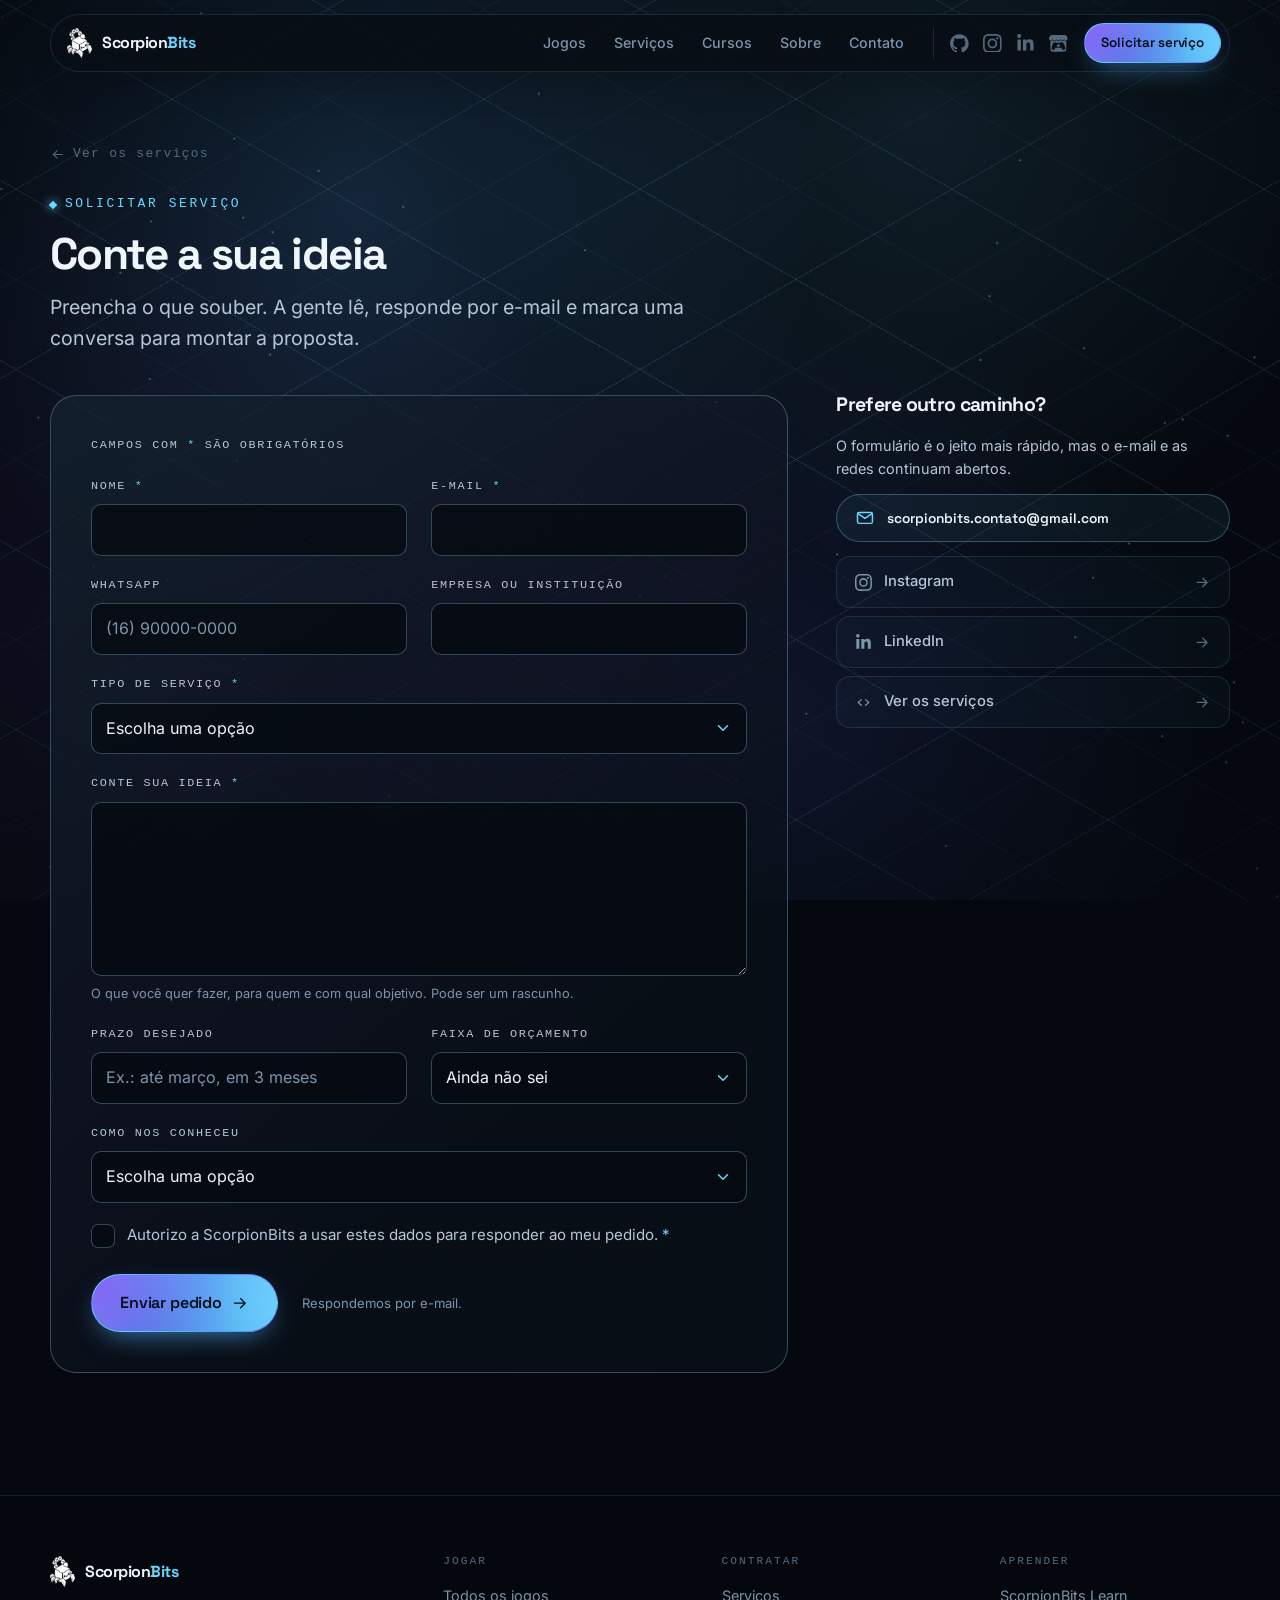
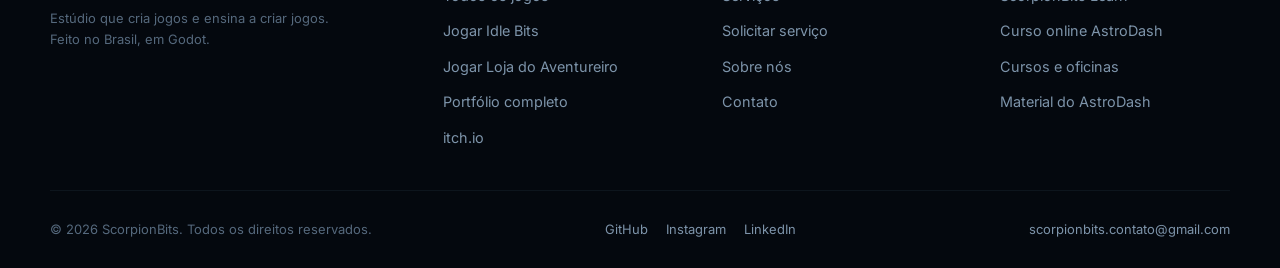
<file: solicitar.html>
<!DOCTYPE html>
<html lang="pt-BR">

<head>
    <meta charset="UTF-8">
    <meta name="viewport" content="width=device-width, initial-scale=1">
    <meta name="theme-color" content="#05090f">
    <title>Solicitar serviço — ScorpionBits</title>
    <meta name="description"
        content="Peça um orçamento à ScorpionBits: conte a sua ideia de jogo, arte, treinamento gamificado, oficina ou curso e receba uma proposta.">
    <link rel="canonical" href="https://scorpionbits.com/solicitar.html">

    <meta property="og:type" content="website">
    <meta property="og:url" content="https://scorpionbits.com/solicitar.html">
    <meta property="og:title" content="Solicitar serviço — ScorpionBits">
    <meta property="og:description" content="Conte a sua ideia e receba uma proposta do estúdio.">
    <meta property="og:image" content="https://scorpionbits.com/assets/og-cover.png">
    <meta property="og:site_name" content="ScorpionBits">
    <meta property="og:locale" content="pt_BR">
    <meta property="og:image:width" content="1200">
    <meta property="og:image:height" content="630">
    <meta property="og:image:alt" content="ScorpionBits: estúdio que cria jogos e ensina a criar jogos">
    <meta name="twitter:card" content="summary_large_image">

    <link rel="icon" href="assets/favicon.png" type="image/png">
    <link rel="stylesheet" href="css/style.css?v=97">
    <script>
        /* Modo leve: decidido antes da primeira pintura. Níveis: 1 = sem os
           efeitos decorativos; 2 = também sem o vídeo do mascote. Vem de
           (a) decisão guardada por 14 dias pelo detector de lentidão em
           js/main.js, (b) máquina com 2 núcleos ou 2 GB, (c) economia de
           dados, (d) ?leve=0|1|2 para forçar — 0 desliga e apaga o guardado. */
        (function () {
            var d = document.documentElement, n = 0;
            d.className += " js";
            try {
                var q = /[?&]leve=([012])/.exec(location.search), s = localStorage;
                if (q) {
                    d.setAttribute("data-leve-fixo", "");
                    if (q[1] === "0") s.removeItem("sb-leve");
                    else s.setItem("sb-leve", q[1] + ":" + Date.now());
                }
                var v = s.getItem("sb-leve");
                if (v) {
                    var p = v.split(":");
                    if (Date.now() - p[1] < 12096e5) n = +p[0]; else s.removeItem("sb-leve");
                }
                if (!q || q[1] !== "0") {
                    var c = navigator.connection || {};
                    if (!n && ((navigator.hardwareConcurrency || 8) <= 2 || (navigator.deviceMemory || 8) <= 2)) n = 2;
                    if (!n && c.saveData) n = 1;
                }
            } catch (e) { }
            if (n) { d.classList.add("lite"); d.setAttribute("data-leve", n); }
        })();
    </script>
</head>

<body>
    <a class="skip-link" href="#conteudo">Pular para o conteúdo</a>
    <div class="backdrop" aria-hidden="true">
        <div class="backdrop-grid"></div>
        <div class="backdrop-grid backdrop-grid--perto"></div>
        <div class="backdrop-stars backdrop-stars--far"></div>
        <div class="backdrop-stars"></div>
        <div class="backdrop-cubes">
        <svg viewBox="-11 -11 22 22" style="top:12%;left:6%;--s:54px;--d:24s" aria-hidden="true"><path d="M0 -9 L7.8 -4.5 L7.8 4.5 L0 9 L-7.8 4.5 L-7.8 -4.5 Z M0 0 L0 -9 M0 0 L-7.8 4.5 M0 0 L7.8 4.5" fill="none" stroke="currentColor" stroke-width="1.1" stroke-linejoin="round"/></svg>
        <svg viewBox="-11 -11 22 22" style="top:38%;right:8%;--s:38px;--d:31s;animation-delay:-6s" aria-hidden="true"><path d="M0 -9 L7.8 -4.5 L7.8 4.5 L0 9 L-7.8 4.5 L-7.8 -4.5 Z M0 0 L0 -9 M0 0 L-7.8 4.5 M0 0 L7.8 4.5" fill="none" stroke="currentColor" stroke-width="1.1" stroke-linejoin="round"/></svg>
        <svg viewBox="-11 -11 22 22" style="top:68%;left:12%;--s:30px;--d:27s;animation-delay:-13s" aria-hidden="true"><path d="M0 -9 L7.8 -4.5 L7.8 4.5 L0 9 L-7.8 4.5 L-7.8 -4.5 Z M0 0 L0 -9 M0 0 L-7.8 4.5 M0 0 L7.8 4.5" fill="none" stroke="currentColor" stroke-width="1.1" stroke-linejoin="round"/></svg>
        <svg viewBox="-11 -11 22 22" style="top:82%;right:18%;--s:46px;--d:35s;animation-delay:-3s" aria-hidden="true"><path d="M0 -9 L7.8 -4.5 L7.8 4.5 L0 9 L-7.8 4.5 L-7.8 -4.5 Z M0 0 L0 -9 M0 0 L-7.8 4.5 M0 0 L7.8 4.5" fill="none" stroke="currentColor" stroke-width="1.1" stroke-linejoin="round"/></svg>
        <svg viewBox="-11 -11 22 22" style="top:24%;left:44%;--s:26px;--d:29s;animation-delay:-18s" aria-hidden="true"><path d="M0 -9 L7.8 -4.5 L7.8 4.5 L0 9 L-7.8 4.5 L-7.8 -4.5 Z M0 0 L0 -9 M0 0 L-7.8 4.5 M0 0 L7.8 4.5" fill="none" stroke="currentColor" stroke-width="1.1" stroke-linejoin="round"/></svg>
        <svg viewBox="-11 -11 22 22" style="top:56%;right:38%;--s:34px;--d:22s;animation-delay:-9s" aria-hidden="true"><path d="M0 -9 L7.8 -4.5 L7.8 4.5 L0 9 L-7.8 4.5 L-7.8 -4.5 Z M0 0 L0 -9 M0 0 L-7.8 4.5 M0 0 L7.8 4.5" fill="none" stroke="currentColor" stroke-width="1.1" stroke-linejoin="round"/></svg>
        </div>
        <div class="backdrop-mist"></div>
    </div>
    <div class="grain" aria-hidden="true"></div>
    <div class="scroll-progress" aria-hidden="true"></div>

    <svg width="0" height="0" style="position:absolute" aria-hidden="true" focusable="false">
        <defs>
            <symbol id="i-arrow-right" viewBox="0 0 24 24">
                <path d="M4.5 12h14M12.5 6l6 6-6 6" />
            </symbol>
            <symbol id="i-mail" viewBox="0 0 24 24">
                <rect x="3" y="5.5" width="18" height="13" rx="2" />
                <path d="m4 7 8 5.5L20 7" />
            </symbol>
            <symbol id="i-arrow-left" viewBox="0 0 24 24">
                <path d="M19.5 12h-14M11.5 18l-6-6 6-6" />
            </symbol>
            <symbol id="i-menu" viewBox="0 0 24 24">
                <path d="M4 8h16M4 16h16" />
            </symbol>
            <symbol id="i-close" viewBox="0 0 24 24">
                <path d="m6 6 12 12M18 6 6 18" />
            </symbol>
            <symbol id="i-code" viewBox="0 0 24 24">
                <path d="m9 8-4.5 4L9 16M15 8l4.5 4L15 16" />
            </symbol>
            <symbol id="i-palette" viewBox="0 0 24 24">
                <path d="M12 21a9 9 0 1 1 9-9c0 2-1.6 3-3 3h-1.6a2 2 0 0 0-1.4 3.4A2 2 0 0 1 12 21Z" />
                <circle cx="8.2" cy="11.2" r="1.15" fill="currentColor" stroke="none" />
                <circle cx="12" cy="7.8" r="1.15" fill="currentColor" stroke="none" />
                <circle cx="15.8" cy="11.2" r="1.15" fill="currentColor" stroke="none" />
            </symbol>
            <symbol id="i-music" viewBox="0 0 24 24">
                <path d="M9 18V5.5l11-2V16" />
                <circle cx="6.5" cy="18" r="2.5" />
                <circle cx="17.5" cy="16" r="2.5" />
            </symbol>
            <!-- Marcas: simple-icons (CC0) e Font Awesome Free (CC BY 4.0). Auto-hospedadas. -->
            <symbol id="i-github" viewBox="0 0 24 24">
                <path d="M12 .297c-6.63 0-12 5.373-12 12 0 5.303 3.438 9.8 8.205 11.385.6.113.82-.258.82-.577 0-.285-.01-1.04-.015-2.04-3.338.724-4.042-1.61-4.042-1.61C4.422 18.07 3.633 17.7 3.633 17.7c-1.087-.744.084-.729.084-.729 1.205.084 1.838 1.236 1.838 1.236 1.07 1.835 2.809 1.305 3.495.998.108-.776.417-1.305.76-1.605-2.665-.3-5.466-1.332-5.466-5.93 0-1.31.465-2.38 1.235-3.22-.135-.303-.54-1.523.105-3.176 0 0 1.005-.322 3.3 1.23.96-.267 1.98-.399 3-.405 1.02.006 2.04.138 3 .405 2.28-1.552 3.285-1.23 3.285-1.23.645 1.653.24 2.873.12 3.176.765.84 1.23 1.91 1.23 3.22 0 4.61-2.805 5.625-5.475 5.92.42.36.81 1.096.81 2.22 0 1.606-.015 2.896-.015 3.286 0 .315.21.69.825.57C20.565 22.092 24 17.592 24 12.297c0-6.627-5.373-12-12-12" />
            </symbol>
            <symbol id="i-instagram" viewBox="0 0 24 24">
                <path d="M7.0301.084c-1.2768.0602-2.1487.264-2.911.5634-.7888.3075-1.4575.72-2.1228 1.3877-.6652.6677-1.075 1.3368-1.3802 2.127-.2954.7638-.4956 1.6365-.552 2.914-.0564 1.2775-.0689 1.6882-.0626 4.947.0062 3.2586.0206 3.6671.0825 4.9473.061 1.2765.264 2.1482.5635 2.9107.308.7889.72 1.4573 1.388 2.1228.6679.6655 1.3365 1.0743 2.1285 1.38.7632.295 1.6361.4961 2.9134.552 1.2773.056 1.6884.069 4.9462.0627 3.2578-.0062 3.668-.0207 4.9478-.0814 1.28-.0607 2.147-.2652 2.9098-.5633.7889-.3086 1.4578-.72 2.1228-1.3881.665-.6682 1.0745-1.3378 1.3795-2.1284.2957-.7632.4966-1.636.552-2.9124.056-1.2809.0692-1.6898.063-4.948-.0063-3.2583-.021-3.6668-.0817-4.9465-.0607-1.2797-.264-2.1487-.5633-2.9117-.3084-.7889-.72-1.4568-1.3876-2.1228C21.2982 1.33 20.628.9208 19.8378.6165 19.074.321 18.2017.1197 16.9244.0645 15.6471.0093 15.236-.005 11.977.0014 8.718.0076 8.31.0215 7.0301.0839m.1402 21.6932c-1.17-.0509-1.8053-.2453-2.2287-.408-.5606-.216-.96-.4771-1.3819-.895-.422-.4178-.6811-.8186-.9-1.378-.1644-.4234-.3624-1.058-.4171-2.228-.0595-1.2645-.072-1.6442-.079-4.848-.007-3.2037.0053-3.583.0607-4.848.05-1.169.2456-1.805.408-2.2282.216-.5613.4762-.96.895-1.3816.4188-.4217.8184-.6814 1.3783-.9003.423-.1651 1.0575-.3614 2.227-.4171 1.2655-.06 1.6447-.072 4.848-.079 3.2033-.007 3.5835.005 4.8495.0608 1.169.0508 1.8053.2445 2.228.408.5608.216.96.4754 1.3816.895.4217.4194.6816.8176.9005 1.3787.1653.4217.3617 1.056.4169 2.2263.0602 1.2655.0739 1.645.0796 4.848.0058 3.203-.0055 3.5834-.061 4.848-.051 1.17-.245 1.8055-.408 2.2294-.216.5604-.4763.96-.8954 1.3814-.419.4215-.8181.6811-1.3783.9-.4224.1649-1.0577.3617-2.2262.4174-1.2656.0595-1.6448.072-4.8493.079-3.2045.007-3.5825-.006-4.848-.0608M16.953 5.5864A1.44 1.44 0 1 0 18.39 4.144a1.44 1.44 0 0 0-1.437 1.4424M5.8385 12.012c.0067 3.4032 2.7706 6.1557 6.173 6.1493 3.4026-.0065 6.157-2.7701 6.1506-6.1733-.0065-3.4032-2.771-6.1565-6.174-6.1498-3.403.0067-6.156 2.771-6.1496 6.1738M8 12.0077a4 4 0 1 1 4.008 3.9921A3.9996 3.9996 0 0 1 8 12.0077" />
            </symbol>
            <symbol id="i-linkedin" viewBox="0 0 448 512">
                <path d="M100.28 448H7.4V148.9h92.88zM53.79 108.1C24.09 108.1 0 83.5 0 53.8a53.79 53.79 0 0 1 107.58 0c0 29.7-24.1 54.3-53.79 54.3zM447.9 448h-92.68V302.4c0-34.7-.7-79.2-48.29-79.2-48.29 0-55.69 37.7-55.69 76.7V448h-92.78V148.9h89.08v40.8h1.3c12.4-23.5 42.69-48.3 87.88-48.3 94 0 111.28 61.9 111.28 142.3V448z" />
            </symbol>
            <symbol id="i-itch" viewBox="0 0 24 24">
                <path d="M3.13 1.338C2.08 1.96.02 4.328 0 4.95v1.03c0 1.303 1.22 2.45 2.325 2.45 1.33 0 2.436-1.102 2.436-2.41 0 1.308 1.07 2.41 2.4 2.41 1.328 0 2.362-1.102 2.362-2.41 0 1.308 1.137 2.41 2.466 2.41h.024c1.33 0 2.466-1.102 2.466-2.41 0 1.308 1.034 2.41 2.363 2.41 1.33 0 2.4-1.102 2.4-2.41 0 1.308 1.106 2.41 2.435 2.41C22.78 8.43 24 7.282 24 5.98V4.95c-.02-.62-2.082-2.99-3.13-3.612-3.253-.114-5.508-.134-8.87-.133-3.362 0-7.945.053-8.87.133zm6.376 6.477a2.74 2.74 0 0 1-.468.602c-.5.49-1.19.795-1.947.795a2.786 2.786 0 0 1-1.95-.795c-.182-.178-.32-.37-.446-.59-.127.222-.303.412-.486.59a2.788 2.788 0 0 1-1.95.795c-.092 0-.187-.025-.264-.052-.107 1.113-.152 2.176-.168 2.95v.005l-.006 1.167c.02 2.334-.23 7.564 1.03 8.85 1.952.454 5.545.662 9.15.663 3.605 0 7.198-.21 9.15-.664 1.26-1.284 1.01-6.514 1.03-8.848l-.006-1.167v-.004c-.016-.775-.06-1.838-.168-2.95-.077.026-.172.052-.263.052a2.788 2.788 0 0 1-1.95-.795c-.184-.178-.36-.368-.486-.59-.127.22-.265.412-.447.59a2.786 2.786 0 0 1-1.95.794c-.76 0-1.446-.303-1.948-.793a2.74 2.74 0 0 1-.468-.602 2.738 2.738 0 0 1-.463.602 2.787 2.787 0 0 1-1.95.794h-.16a2.787 2.787 0 0 1-1.95-.793 2.738 2.738 0 0 1-.464-.602zm-2.004 2.59v.002c.795.002 1.5 0 2.373.953.687-.072 1.406-.108 2.125-.107.72 0 1.438.035 2.125.107.873-.953 1.578-.95 2.372-.953.376 0 1.876 0 2.92 2.934l1.123 4.028c.832 2.995-.266 3.068-1.636 3.07-2.03-.075-3.156-1.55-3.156-3.025-1.124.184-2.436.276-3.748.277-1.312 0-2.624-.093-3.748-.277 0 1.475-1.125 2.95-3.156 3.026-1.37-.004-2.468-.077-1.636-3.072l1.122-4.027c1.045-2.934 2.545-2.934 2.92-2.934zM12 12.714c-.002.002-2.14 1.964-2.523 2.662l1.4-.056v1.22c0 .056.56.033 1.123.007.562.026 1.124.05 1.124-.008v-1.22l1.4.055C14.138 14.677 12 12.713 12 12.713z" />
            </symbol>
            <symbol id="i-aseprite" viewBox="0 0 24 24">
                <path d="M8 0v4H4v4H0v16h16v-4h4v-4h4V0Zm4 8h4v4h-4v4H8v-4h4Z" />
            </symbol>
        </defs>
    </svg>

    <span data-dock-sentinel aria-hidden="true"></span>

    <header class="dock">
        <div class="dock-inner">
            <a href="index.html" class="dock-brand">
                <img src="assets/logo-glyph.png" width="25" height="31" alt="">
                <span>Scorpion<em>Bits</em></span>
            </a>

            <div class="dock-panel" id="dock-panel">
                <nav class="dock-nav" aria-label="Principal">
                    <a class="dock-link" href="jogos.html">Jogos</a>
                    <a class="dock-link" href="servicos.html">Serviços</a>
                    <a class="dock-link" href="index.html#curso">Cursos</a>
                    <a class="dock-link" href="sobre.html">Sobre</a>
                    <a class="dock-link" href="contato.html">Contato</a>
                </nav>

                <div class="dock-social">
                    <a class="icon-btn" data-brand="github" href="https://github.com/scorpion-bits" target="_blank"
                        rel="noopener" aria-label="GitHub">
                        <svg class="icon icon--brand">
                            <use href="#i-github" />
                        </svg>
                    </a>
                    <a class="icon-btn" data-brand="instagram" href="https://instagram.com/scorpionbits_"
                        target="_blank" rel="noopener" aria-label="Instagram">
                        <svg class="icon icon--brand">
                            <use href="#i-instagram" />
                        </svg>
                    </a>
                    <a class="icon-btn" data-brand="linkedin" href="https://www.linkedin.com/company/scorpionbits"
                        target="_blank" rel="noopener" aria-label="LinkedIn">
                        <svg class="icon icon--brand">
                            <use href="#i-linkedin" />
                        </svg>
                    </a>
                    <a class="icon-btn" data-brand="itch" href="https://scorpionbits.itch.io/" target="_blank"
                        rel="noopener" aria-label="itch.io">
                        <svg class="icon icon--brand">
                            <use href="#i-itch" />
                        </svg>
                    </a>
                </div>

                <a class="btn btn--solid btn--sm dock-cta" href="solicitar.html" aria-current="page">Solicitar serviço</a>
            </div>

            <button class="dock-toggle" data-dock-toggle aria-label="Abrir menu" aria-expanded="false"
                aria-controls="dock-panel">
                <svg class="icon icon--lg">
                    <use href="#i-menu" />
                </svg>
            </button>
        </div>
    </header>

    <main id="conteudo">
        <section class="wrap page-hero">
            <a class="back-link" href="servicos.html">
                <svg class="icon">
                    <use href="#i-arrow-left" />
                </svg>
                Ver os serviços
            </a>
            <span class="tag">Solicitar serviço</span>
            <h1>Conte a sua ideia</h1>
            <p class="sec-lead">
                Preencha o que souber. A gente lê, responde por e-mail e marca
                uma conversa para montar a proposta.
            </p>
        </section>

        <section class="wrap bay" style="padding-top:0">
            <div class="form-shell">
                <!-- =========================================================
                     FORMULÁRIO DE ORÇAMENTO
                     Envio pelo Formspree (o site é estático). O endereço do
                     formulário fica só no "action" abaixo; o ID é público, não
                     é segredo. Para trocar de formulário, mude o ID ali. Se o
                     envio falhar, a pessoa recebe o mesmo pedido como e-mail
                     já escrito.
                     ========================================================= -->
                <form class="form" id="pedido" action="https://formspree.io/f/xyewkpjv" method="POST"
                    data-form novalidate>
                    <input type="hidden" name="_subject" value="Novo pedido de serviço pelo site">

                    <!-- honeypot: gente não vê nem preenche; robô preenche -->
                    <div class="hp" aria-hidden="true">
                        <label for="f-site">Não preencha este campo</label>
                        <input type="text" id="f-site" name="_gotcha" tabindex="-1" autocomplete="off">
                    </div>

                    <p class="field-label" style="margin-bottom:22px">Campos com <i style="font-style:normal;color:var(--cyan)">*</i> são obrigatórios</p>

                    <div class="form-grid">
                        <div class="field">
                            <label for="f-nome">Nome <i aria-hidden="true">*</i></label>
                            <input class="input" type="text" id="f-nome" name="nome" autocomplete="name"
                                required aria-describedby="e-nome">
                            <span class="field-error" id="e-nome" role="alert"></span>
                        </div>

                        <div class="field">
                            <label for="f-email">E-mail <i aria-hidden="true">*</i></label>
                            <input class="input" type="email" id="f-email" name="email" autocomplete="email"
                                inputmode="email" required aria-describedby="e-email">
                            <span class="field-error" id="e-email" role="alert"></span>
                        </div>

                        <div class="field">
                            <label for="f-whatsapp">WhatsApp</label>
                            <input class="input" type="tel" id="f-whatsapp" name="whatsapp" autocomplete="tel"
                                inputmode="tel" placeholder="(16) 90000-0000">
                        </div>

                        <div class="field">
                            <label for="f-empresa">Empresa ou instituição</label>
                            <input class="input" type="text" id="f-empresa" name="empresa" autocomplete="organization">
                        </div>

                        <div class="field field--full">
                            <label for="f-servico">Tipo de serviço <i aria-hidden="true">*</i></label>
                            <select class="input" id="f-servico" name="servico" required aria-describedby="e-servico">
                                <option value="">Escolha uma opção</option>
                                <option value="Desenvolvimento de jogos" data-chave="jogos">Desenvolvimento de jogos</option>
                                <option value="Arte para jogos" data-chave="arte">Arte para jogos</option>
                                <option value="Jogos e treinamentos gamificados para empresas" data-chave="gamificacao">Jogos e treinamentos gamificados para empresas</option>
                                <option value="Cursos, oficinas e extracurricular" data-chave="oficinas">Cursos, oficinas e extracurricular</option>
                                <option value="Cursos online" data-chave="cursos-online">Cursos online</option>
                                <option value="Outro" data-chave="outro">Outro</option>
                            </select>
                            <span class="field-error" id="e-servico" role="alert"></span>
                        </div>

                        <div class="field field--full">
                            <label for="f-ideia">Conte sua ideia <i aria-hidden="true">*</i></label>
                            <textarea class="input" id="f-ideia" name="ideia" rows="6" required
                                aria-describedby="d-ideia e-ideia"></textarea>
                            <small id="d-ideia">O que você quer fazer, para quem e com qual objetivo. Pode ser um rascunho.</small>
                            <span class="field-error" id="e-ideia" role="alert"></span>
                        </div>

                        <div class="field">
                            <label for="f-prazo">Prazo desejado</label>
                            <input class="input" type="text" id="f-prazo" name="prazo"
                                placeholder="Ex.: até março, em 3 meses">
                        </div>

                        <div class="field">
                            <label for="f-orcamento">Faixa de orçamento</label>
                            <!-- FAIXAS: ajuste os valores à realidade comercial do estúdio -->
                            <select class="input" id="f-orcamento" name="orcamento">
                                <option value="Ainda não sei">Ainda não sei</option>
                                <option>Até R$ 2 mil</option>
                                <option>De R$ 2 mil a R$ 5 mil</option>
                                <option>De R$ 5 mil a R$ 15 mil</option>
                                <option>De R$ 15 mil a R$ 50 mil</option>
                                <option>Acima de R$ 50 mil</option>
                            </select>
                        </div>

                        <div class="field field--full">
                            <label for="f-origem">Como nos conheceu</label>
                            <select class="input" id="f-origem" name="como_conheceu">
                                <option value="">Escolha uma opção</option>
                                <option>Indicação</option>
                                <option>Instagram</option>
                                <option>LinkedIn</option>
                                <option>Google</option>
                                <option>itch.io</option>
                                <option>Curso ou oficina da ScorpionBits</option>
                                <option>Evento</option>
                                <option>Outro</option>
                            </select>
                        </div>

                        <div class="field field--full">
                            <label class="check" for="f-aceite">
                                <input type="checkbox" id="f-aceite" name="autorizacao" value="Sim" required
                                    aria-describedby="e-aceite">
                                <span>Autorizo a ScorpionBits a usar estes dados para responder ao meu pedido. <i aria-hidden="true">*</i></span>
                            </label>
                            <span class="field-error" id="e-aceite" role="alert"></span>
                        </div>
                    </div>

                    <div class="form-foot">
                        <button class="btn btn--solid btn--lg" type="submit" data-enviar>
                            Enviar pedido
                            <svg class="icon">
                                <use href="#i-arrow-right" />
                            </svg>
                        </button>
                        <small>Respondemos por e-mail.</small>
                    </div>

                    <p class="form-status" data-status role="status" aria-live="polite"></p>
                </form>

                <!-- tela de sucesso: o js/form.js esconde o formulário e mostra isto -->
                <div class="form form-done" data-form-ok hidden tabindex="-1">
                    <span class="pill pill--live">Pedido enviado</span>
                    <h2>Recebemos o seu pedido</h2>
                    <p>
                        Obrigado! Vamos ler com calma e responder no e-mail que você
                        informou. Enquanto isso, que tal conhecer os nossos jogos?
                    </p>
                    <div class="work-cta" style="margin-top:0">
                        <a class="btn btn--solid" href="jogos.html">Ver os jogos</a>
                        <a class="btn btn--wire" href="index.html">Voltar para a home</a>
                    </div>
                </div>

                <aside class="form-aside" aria-label="Outras formas de contato">
                    <h2>Prefere outro caminho?</h2>
                    <p>O formulário é o jeito mais rápido, mas o e-mail e as redes continuam abertos.</p>
                    <a class="email-link" href="mailto:scorpionbits.contato@gmail.com">
                        <svg class="icon icon--lg">
                            <use href="#i-mail" />
                        </svg>
                        scorpionbits.contato@gmail.com
                    </a>
                    <ul class="social-list">
                        <li>
                            <a class="social-link" data-brand="instagram" href="https://instagram.com/scorpionbits_"
                                target="_blank" rel="noopener">
                                <svg class="icon icon--brand">
                                    <use href="#i-instagram" />
                                </svg>
                                Instagram
                                <svg class="icon go">
                                    <use href="#i-arrow-right" />
                                </svg>
                            </a>
                        </li>
                        <li>
                            <a class="social-link" data-brand="linkedin"
                                href="https://www.linkedin.com/company/scorpionbits" target="_blank" rel="noopener">
                                <svg class="icon icon--brand">
                                    <use href="#i-linkedin" />
                                </svg>
                                LinkedIn
                                <svg class="icon go">
                                    <use href="#i-arrow-right" />
                                </svg>
                            </a>
                        </li>
                        <li>
                            <a class="social-link" href="servicos.html">
                                <svg class="icon">
                                    <use href="#i-code" />
                                </svg>
                                Ver os serviços
                                <svg class="icon go">
                                    <use href="#i-arrow-right" />
                                </svg>
                            </a>
                        </li>
                    </ul>
                </aside>
            </div>
        </section>
    </main>

    <footer class="site-footer">
        <div class="wrap">
            <div class="footer-grid">
                <div class="footer-about">
                    <a href="index.html" class="dock-brand" style="margin-right:0">
                        <img src="assets/logo-glyph.png" width="25" height="31" alt="" loading="lazy">
                        <span>Scorpion<em>Bits</em></span>
                    </a>
                    <p>
                        Estúdio que cria jogos e ensina a criar jogos.
                        Feito no Brasil, em Godot.
                    </p>
                </div>

                <div class="footer-col">
                    <h4>Jogar</h4>
                    <ul>
                        <li><a href="jogos.html">Todos os jogos</a></li>
                        <li><a href="jogo/">Jogar Idle Bits</a></li>
                        <li><a href="loja/">Jogar Loja do Aventureiro</a></li>
                        <li><a href="portfolio.html">Portfólio completo</a></li>
                        <li><a href="https://scorpionbits.itch.io/" target="_blank" rel="noopener">itch.io</a></li>
                    </ul>
                </div>

                <div class="footer-col">
                    <h4>Contratar</h4>
                    <ul>
                        <li><a href="servicos.html">Serviços</a></li>
                        <li><a href="solicitar.html">Solicitar serviço</a></li>
                        <li><a href="sobre.html">Sobre nós</a></li>
                        <li><a href="contato.html">Contato</a></li>
                    </ul>
                </div>

                <div class="footer-col">
                    <h4>Aprender</h4>
                    <ul>
                        <li><a href="https://learn.scorpionbits.com/cursos?utm_source=site&amp;utm_medium=referral&amp;utm_campaign=site_scorpionbits&amp;utm_content=rodape">ScorpionBits Learn</a></li>
                        <li><a href="https://learn.scorpionbits.com/cursos/astrodash?utm_source=site&amp;utm_medium=referral&amp;utm_campaign=site_scorpionbits&amp;utm_content=rodape">Curso online AstroDash</a></li>
                        <li><a href="index.html#curso">Cursos e oficinas</a></li>
                        <li>
                            <a href="https://scorpionbits.com/mini-curso-astrodash/slides/#1" target="_blank"
                                rel="noopener">Material do AstroDash</a>
                        </li>
                    </ul>
                </div>
            </div>

            <div class="footer-bottom">
                <p>© 2026 ScorpionBits. Todos os direitos reservados.</p>
                <ul class="footer-redes">
                    <li><a href="https://github.com/scorpion-bits" target="_blank" rel="noopener">GitHub</a></li>
                    <li><a href="https://instagram.com/scorpionbits_" target="_blank" rel="noopener">Instagram</a></li>
                    <li><a href="https://www.linkedin.com/company/scorpionbits" target="_blank" rel="noopener">LinkedIn</a></li>
                </ul>
                <p><a href="mailto:scorpionbits.contato@gmail.com">scorpionbits.contato@gmail.com</a></p>
            </div>
        </div>
    </footer>

    <script src="js/main.js?v=93" defer></script>
    <script src="js/form.js?v=1" defer></script>
</body>

</html>
</file>
<file: css/style.css>
/* ==========================================================================
   ScorpionBits
   Paleta tirada da logo (cubo isométrico) + tipografia própria.
   Nada de CDN: fontes, ícones e arte são servidos daqui.
   ========================================================================== */

/* ---------------------------------------------------------------- fontes --
   Só o subset "latin" (U+0000–00FF): cobre todos os acentos do português
   (ã, ç, õ, á...). O subset "latin-ext" (europeu central, vietnamita etc.)
   foi removido — ~100KB que o site nunca precisou. */
@font-face {
    font-family: "Grotesk";
    src: url("../assets/fonts/grotesk-latin.woff2") format("woff2");
    font-weight: 300 700;
    font-display: swap;
    unicode-range: U+0000-00FF, U+0131, U+0152-0153, U+02BB-02BC, U+02C6,
        U+02DA, U+02DC, U+0304, U+0308, U+0329, U+2000-206F, U+20AC, U+2122,
        U+2191, U+2193, U+2212, U+2215, U+FEFF, U+FFFD;
}

@font-face {
    font-family: "Body";
    src: url("../assets/fonts/inter-latin.woff2") format("woff2");
    font-weight: 100 900;
    font-display: swap;
    unicode-range: U+0000-00FF, U+0131, U+0152-0153, U+02BB-02BC, U+02C6,
        U+02DA, U+02DC, U+0304, U+0308, U+0329, U+2000-206F, U+20AC, U+2122,
        U+2191, U+2193, U+2212, U+2215, U+FEFF, U+FFFD;
}

/* --------------------------------------------------------------- tokens -- */
:root {
    --ink-950: #05090f;
    --ink-900: #080e16;
    --ink-850: #0c141f;
    --ink-800: #111c2a;

    --cyan: #6ad8fe;
    --blue: #51a8f6;
    --indigo: #5b6bf5;
    --violet: #8b5cf6;
    --amber: #ffc46b;
    --mint: #7ee2a8;

    --text: #eef5fb;
    --text-soft: #b4c6d7;
    --text-dim: #7d94aa;
    --text-faint: #55697d;

    --hair: rgba(126, 190, 232, 0.14);
    --hair-lit: rgba(126, 190, 232, 0.34);
    --grid-line: rgba(106, 216, 254, 0.055);

    --font-display: "Grotesk", "Segoe UI", system-ui, sans-serif;
    --font-body: "Body", "Segoe UI", system-ui, -apple-system, sans-serif;
    --font-mono: ui-monospace, "Cascadia Mono", "JetBrains Mono", Consolas,
        monospace;

    --s--1: clamp(0.74rem, 0.71rem + 0.13vw, 0.81rem);
    --s-0: clamp(0.94rem, 0.9rem + 0.18vw, 1.02rem);
    --s-1: clamp(1.06rem, 1rem + 0.3vw, 1.22rem);
    --s-2: clamp(1.3rem, 1.15rem + 0.7vw, 1.75rem);
    --s-3: clamp(1.75rem, 1.4rem + 1.7vw, 2.9rem);
    --s-4: clamp(2.4rem, 1.6rem + 3.9vw, 5.2rem);

    --gutter: clamp(1.1rem, 4vw, 2.25rem);
    --bay: clamp(4.5rem, 10vh + 2rem, 8.5rem);

    --r-sm: 10px;
    --r: 14px;
    --r-lg: 26px;
    --r-pill: 999px;

    --ease: cubic-bezier(0.22, 1, 0.36, 1);
    --ease-io: cubic-bezier(0.65, 0, 0.35, 1);
    --dock-h: 58px;
}

/* ---------------------------------------------------------------- reset -- */
*,
*::before,
*::after {
    box-sizing: border-box;
    margin: 0;
}

html {
    -webkit-text-size-adjust: 100%;
    scroll-behavior: smooth;
    scroll-padding-top: calc(var(--dock-h) + 40px);
}

body {
    display: flex;
    flex-direction: column;
    min-height: 100svh;
    background: var(--ink-950);
    color: var(--text);
    font-family: var(--font-body);
    font-size: var(--s-0);
    line-height: 1.62;
    overflow-x: hidden;
    -webkit-font-smoothing: antialiased;
}

main {
    flex: 1 0 auto;
}

img,
svg {
    display: block;
    max-width: 100%;
}

img {
    height: auto;
}

a {
    color: inherit;
    text-decoration: none;
}

button {
    font: inherit;
    color: inherit;
    background: none;
    border: 0;
    cursor: pointer;
}

ul,
ol {
    list-style: none;
    padding: 0;
}

h1,
h2,
h3,
h4 {
    font-family: var(--font-display);
    font-weight: 700;
    line-height: 1.05;
    letter-spacing: -0.035em;
    text-wrap: balance;
}

p {
    text-wrap: pretty;
}

:focus-visible {
    outline: 2px solid var(--cyan);
    outline-offset: 3px;
    border-radius: 6px;
}

::selection {
    background: var(--cyan);
    color: var(--ink-950);
}

.skip-link {
    position: fixed;
    left: 50%;
    top: 10px;
    z-index: 300;
    translate: -50% -250%;
    padding: 10px 18px;
    border-radius: var(--r-pill);
    background: var(--cyan);
    color: var(--ink-950);
    font-weight: 650;
    transition: translate 0.2s var(--ease);
}

.skip-link:focus-visible {
    translate: -50% 0;
}

/* ---------------------------------------------------------------- fundo -- */
.backdrop {
    position: fixed;
    inset: 0;
    z-index: -2;
    overflow: hidden;
    pointer-events: none;
    background: var(--ink-950);
}

/* A malha vive numa camada própria, maior que a tela, que desliza no eixo
   da própria grade isométrica. Animar `background-position` repintaria a
   viewport inteira a cada quadro; `transform` numa camada já pintada é
   trabalho de compositor e não custa praticamente nada. */
/* As malhas são estáticas: só o parallax de rolagem as move.
   Sem animação de loop, sem `filter` e sem excesso de área — os três
   juntos é que faziam o navegador rasterizar a camada num bitmap enorme
   e reduzir a escala dele, dando aquele aspecto de imagem escalonada.
   A altura extra é só o que o parallax percorre; largura extra não existe
   porque nada se move na horizontal. */
.backdrop-grid {
    position: absolute;
    inset: 0 0 -620px 0;
    /* O `.backdrop` é `position: fixed`: estas camadas NÃO acompanham a
       rolagem sozinhas, o `translate` daqui é todo o movimento delas.
       Por isso `--par` tem que ser negativo — é o que faz a camada subir
       junto com o conteúdo. Positivo manda ela para o lado contrário do
       scroll, que lê na hora como defeito.

       Esta é a malha DE TRÁS: losango pequeno, traço mais apagado e
       módulo de `--par` menor. Numa perspectiva, uma grade de tamanho
       real fixo aparece MENOR quanto mais longe está — então losango
       pequeno tem que ser o fundo, e o fundo se desloca menos. */
    --par: -0.018;
    /* --cell: lado do losango; --line-w: espessura do traço */
    --cell: 78px;
    --line-w: 1px;
    translate: 0 calc(var(--sy, 0px) * var(--par));
    background-image: repeating-linear-gradient(
            30deg,
            transparent 0 calc(var(--cell) - var(--line-w)),
            var(--grid-line) calc(var(--cell) - var(--line-w)) var(--cell)
        ),
        repeating-linear-gradient(
            -30deg,
            transparent 0 calc(var(--cell) - var(--line-w)),
            var(--grid-line) calc(var(--cell) - var(--line-w)) var(--cell)
        );
    will-change: transform;
}

/* Malha DA FRENTE: losango maior, traço mais aceso e o maior deslocamento
   das duas. A profundidade vem da diferença de escala e da velocidade —
   não de blur. Qualquer `filter` aqui obrigaria a rasterizar a camada e
   devolveria o serrilhado; linha fina e nítida lê melhor que borrada.

   O nome da classe já foi `--far`, com os papéis trocados: eu tinha posto
   o losango grande no fundo. É ao contrário — perto de uma grade, os
   losangos ficam grandes; longe, apertam. Grande = perto = anda mais.

   Este `--par` também já esteve positivo, na tentativa de "andar mais
   devagar que a página". Estava errado: com o `.backdrop` fixo não existe
   movimento de página para descontar, então positivo simplesmente empurra
   a camada contra o scroll.

   O preço de velocidades diferentes: as duas deixam de ficar travadas em
   registro. Antes compartilhavam a mesma justamente para os vértices da
   malha fina (78px) nunca saírem de dentro dos da grossa (156px, o dobro
   exato). Agora deslizam uma sobre a outra durante a rolagem — que é o
   efeito pedido, mas alinhadas mesmo só no topo da página. */
.backdrop-grid--perto {
    inset: 0 0 -620px 0;
    --par: -0.05;
    --cell: 156px;
    --line-w: 1px;
    --grid-line: rgba(106, 216, 254, 0.085);
}

/* névoa: manchas grandes que derivam devagar. Só transform anima. */
.backdrop::before {
    content: "";
    position: absolute;
    inset: -40%;
    background: radial-gradient(
            circle at 28% 22%,
            rgba(81, 168, 246, 0.22),
            transparent 40%
        ),
        radial-gradient(
            circle at 72% 12%,
            rgba(106, 216, 254, 0.13),
            transparent 38%
        ),
        radial-gradient(
            circle at 60% 82%,
            rgba(91, 107, 245, 0.16),
            transparent 42%
        ),
        radial-gradient(
            circle at 12% 72%,
            rgba(139, 92, 246, 0.1),
            transparent 40%
        );
    animation: drift-mist 32s ease-in-out infinite alternate;
    will-change: transform;
}

@keyframes drift-mist {
    0% {
        transform: translate3d(0, 0, 0) scale(1) rotate(0deg);
    }

    100% {
        transform: translate3d(3%, -3%, 0) scale(1.12) rotate(6deg);
    }
}

.backdrop-mist {
    position: absolute;
    inset: -32%;
    --par: -0.03;
    translate: 0 calc(var(--sy, 0px) * var(--par));
    background: radial-gradient(
            circle at 22% 68%,
            rgba(106, 216, 254, 0.14),
            transparent 42%
        ),
        radial-gradient(
            circle at 80% 40%,
            rgba(139, 92, 246, 0.12),
            transparent 44%
        );
    animation: drift-mist-b 44s ease-in-out infinite alternate;
    will-change: transform;
}

@keyframes drift-mist-b {
    0% {
        transform: translate3d(0, 0, 0) scale(1.06) rotate(0deg);
    }

    100% {
        transform: translate3d(-4%, 4%, 0) scale(1) rotate(-8deg);
    }
}


/* Campo de estrelas: dois planos com tamanhos e velocidades diferentes,
   dando paralaxe. Cada plano é UMA camada com vários radial-gradients —
   pintada uma vez, depois só `transform` anima. */
.backdrop-stars {
    position: absolute;
    inset: 0 -6% -780px -6%;
    --par: -0.08;
    translate: 0 calc(var(--sy, 0px) * var(--par));
    background-image: radial-gradient(1.6px 1.6px at 45.2% 56.0%, rgba(160, 226, 255, 0.55), transparent 100%),
            radial-gradient(1.6px 1.6px at 92.4% 46.6%, rgba(160, 226, 255, 0.55), transparent 100%),
            radial-gradient(1.6px 1.6px at 50.8% 58.7%, rgba(160, 226, 255, 0.55), transparent 100%),
            radial-gradient(1.6px 1.6px at 18.5% 51.2%, rgba(160, 226, 255, 0.55), transparent 100%),
            radial-gradient(1.6px 1.6px at 63.0% 79.3%, rgba(160, 226, 255, 0.55), transparent 100%),
            radial-gradient(1.6px 1.6px at 9.4% 30.3%, rgba(160, 226, 255, 0.55), transparent 100%),
            radial-gradient(1.6px 1.6px at 9.1% 81.0%, rgba(160, 226, 255, 0.55), transparent 100%),
            radial-gradient(1.6px 1.6px at 69.3% 4.2%, rgba(160, 226, 255, 0.55), transparent 100%),
            radial-gradient(1.6px 1.6px at 98.2% 96.5%, rgba(160, 226, 255, 0.55), transparent 100%),
            radial-gradient(1.6px 1.6px at 65.4% 61.6%, rgba(160, 226, 255, 0.55), transparent 100%),
            radial-gradient(1.6px 1.6px at 15.7% 1.5%, rgba(160, 226, 255, 0.55), transparent 100%),
            radial-gradient(1.6px 1.6px at 52.8% 6.0%, rgba(160, 226, 255, 0.55), transparent 100%),
            radial-gradient(1.6px 1.6px at 19.0% 24.2%, rgba(160, 226, 255, 0.55), transparent 100%),
            radial-gradient(1.6px 1.6px at 3.0% 46.4%, rgba(160, 226, 255, 0.55), transparent 100%),
            radial-gradient(1.6px 1.6px at 44.1% 84.2%, rgba(160, 226, 255, 0.55), transparent 100%),
            radial-gradient(1.6px 1.6px at 51.9% 64.0%, rgba(160, 226, 255, 0.55), transparent 100%),
            radial-gradient(1.6px 1.6px at 50.0% 66.2%, rgba(160, 226, 255, 0.55), transparent 100%),
            radial-gradient(1.6px 1.6px at 45.7% 27.8%, rgba(160, 226, 255, 0.55), transparent 100%),
            radial-gradient(1.6px 1.6px at 99.8% 99.6%, rgba(160, 226, 255, 0.55), transparent 100%),
            radial-gradient(1.6px 1.6px at 84.0% 70.8%, rgba(160, 226, 255, 0.55), transparent 100%),
            radial-gradient(1.6px 1.6px at 31.5% 23.0%, rgba(160, 226, 255, 0.55), transparent 100%),
            radial-gradient(1.6px 1.6px at 28.9% 7.0%, rgba(160, 226, 255, 0.55), transparent 100%),
            radial-gradient(1.6px 1.6px at 76.6% 40.0%, rgba(160, 226, 255, 0.55), transparent 100%),
            radial-gradient(1.6px 1.6px at 84.7% 38.7%, rgba(160, 226, 255, 0.55), transparent 100%),
            radial-gradient(1.6px 1.6px at 95.8% 84.7%, rgba(160, 226, 255, 0.55), transparent 100%),
            radial-gradient(1.6px 1.6px at 0.1% 21.0%, rgba(160, 226, 255, 0.55), transparent 100%),
            radial-gradient(1.6px 1.6px at 91.0% 47.0%, rgba(160, 226, 255, 0.55), transparent 100%),
            radial-gradient(1.6px 1.6px at 98.0% 39.7%, rgba(160, 226, 255, 0.55), transparent 100%),
            radial-gradient(1.6px 1.6px at 7.3% 62.9%, rgba(160, 226, 255, 0.55), transparent 100%),
            radial-gradient(1.6px 1.6px at 77.9% 27.0%, rgba(160, 226, 255, 0.55), transparent 100%),
            radial-gradient(1.6px 1.6px at 8.7% 33.3%, rgba(160, 226, 255, 0.55), transparent 100%),
            radial-gradient(1.6px 1.6px at 96.4% 75.8%, rgba(160, 226, 255, 0.55), transparent 100%),
            radial-gradient(1.6px 1.6px at 11.8% 24.6%, rgba(160, 226, 255, 0.55), transparent 100%),
            radial-gradient(1.6px 1.6px at 10.1% 6.0%, rgba(160, 226, 255, 0.55), transparent 100%),
            radial-gradient(1.6px 1.6px at 79.7% 17.8%, rgba(160, 226, 255, 0.55), transparent 100%),
            radial-gradient(1.6px 1.6px at 55.9% 44.7%, rgba(160, 226, 255, 0.55), transparent 100%),
            radial-gradient(1.6px 1.6px at 19.1% 73.2%, rgba(160, 226, 255, 0.55), transparent 100%),
            radial-gradient(1.6px 1.6px at 13.1% 64.4%, rgba(160, 226, 255, 0.55), transparent 100%),
            radial-gradient(1.6px 1.6px at 11.7% 42.1%, rgba(160, 226, 255, 0.55), transparent 100%),
            radial-gradient(1.6px 1.6px at 21.3% 27.0%, rgba(160, 226, 255, 0.55), transparent 100%),
            radial-gradient(1.6px 1.6px at 97.1% 80.3%, rgba(160, 226, 255, 0.55), transparent 100%),
            radial-gradient(1.6px 1.6px at 30.4% 88.5%, rgba(160, 226, 255, 0.55), transparent 100%),
            radial-gradient(1.6px 1.6px at 21.1% 39.4%, rgba(160, 226, 255, 0.55), transparent 100%),
            radial-gradient(1.6px 1.6px at 85.4% 64.2%, rgba(160, 226, 255, 0.55), transparent 100%),
            radial-gradient(1.6px 1.6px at 10.0% 98.9%, rgba(160, 226, 255, 0.55), transparent 100%),
            radial-gradient(1.6px 1.6px at 21.3% 25.8%, rgba(160, 226, 255, 0.55), transparent 100%),
            radial-gradient(1.6px 1.6px at 77.3% 32.9%, rgba(160, 226, 255, 0.55), transparent 100%),
            radial-gradient(1.6px 1.6px at 29.6% 7.3%, rgba(160, 226, 255, 0.55), transparent 100%),
            radial-gradient(1.6px 1.6px at 9.0% 58.3%, rgba(160, 226, 255, 0.55), transparent 100%),
            radial-gradient(1.6px 1.6px at 24.3% 60.1%, rgba(160, 226, 255, 0.55), transparent 100%),
            radial-gradient(1.6px 1.6px at 37.2% 45.3%, rgba(160, 226, 255, 0.55), transparent 100%),
            radial-gradient(1.6px 1.6px at 95.9% 48.4%, rgba(160, 226, 255, 0.55), transparent 100%),
            radial-gradient(1.6px 1.6px at 57.5% 86.7%, rgba(160, 226, 255, 0.55), transparent 100%),
            radial-gradient(1.6px 1.6px at 18.3% 15.4%, rgba(160, 226, 255, 0.55), transparent 100%),
            radial-gradient(1.6px 1.6px at 90.8% 81.8%, rgba(160, 226, 255, 0.55), transparent 100%),
            radial-gradient(1.6px 1.6px at 24.9% 19.0%, rgba(160, 226, 255, 0.55), transparent 100%),
            radial-gradient(1.6px 1.6px at 73.9% 94.0%, rgba(160, 226, 255, 0.55), transparent 100%),
            radial-gradient(1.6px 1.6px at 19.7% 95.0%, rgba(160, 226, 255, 0.55), transparent 100%),
            radial-gradient(1.6px 1.6px at 88.2% 60.4%, rgba(160, 226, 255, 0.55), transparent 100%),
            radial-gradient(1.6px 1.6px at 42.1% 10.4%, rgba(160, 226, 255, 0.55), transparent 100%),
            radial-gradient(1.6px 1.6px at 3.9% 96.3%, rgba(160, 226, 255, 0.55), transparent 100%),
            radial-gradient(1.6px 1.6px at 23.8% 70.5%, rgba(160, 226, 255, 0.55), transparent 100%);
    background-repeat: no-repeat;
    animation: star-drift-a 120s linear infinite;
    will-change: transform;
}

.backdrop-stars--far {
    inset: 0 -6% -460px -6%;
    --par: -0.04;
    background-image: radial-gradient(1px 1px at 54.8% 34.6%, rgba(160, 226, 255, 0.32), transparent 100%),
            radial-gradient(1px 1px at 84.5% 28.9%, rgba(160, 226, 255, 0.32), transparent 100%),
            radial-gradient(1px 1px at 51.0% 34.4%, rgba(160, 226, 255, 0.32), transparent 100%),
            radial-gradient(1px 1px at 41.5% 97.4%, rgba(160, 226, 255, 0.32), transparent 100%),
            radial-gradient(1px 1px at 10.4% 44.5%, rgba(160, 226, 255, 0.32), transparent 100%),
            radial-gradient(1px 1px at 22.5% 35.0%, rgba(160, 226, 255, 0.32), transparent 100%),
            radial-gradient(1px 1px at 99.9% 32.9%, rgba(160, 226, 255, 0.32), transparent 100%),
            radial-gradient(1px 1px at 60.8% 42.0%, rgba(160, 226, 255, 0.32), transparent 100%),
            radial-gradient(1px 1px at 73.0% 44.7%, rgba(160, 226, 255, 0.32), transparent 100%),
            radial-gradient(1px 1px at 17.0% 43.4%, rgba(160, 226, 255, 0.32), transparent 100%),
            radial-gradient(1px 1px at 40.8% 79.3%, rgba(160, 226, 255, 0.32), transparent 100%),
            radial-gradient(1px 1px at 56.3% 19.6%, rgba(160, 226, 255, 0.32), transparent 100%),
            radial-gradient(1px 1px at 67.4% 29.8%, rgba(160, 226, 255, 0.32), transparent 100%),
            radial-gradient(1px 1px at 51.2% 22.0%, rgba(160, 226, 255, 0.32), transparent 100%),
            radial-gradient(1px 1px at 41.1% 78.6%, rgba(160, 226, 255, 0.32), transparent 100%),
            radial-gradient(1px 1px at 51.6% 75.2%, rgba(160, 226, 255, 0.32), transparent 100%),
            radial-gradient(1px 1px at 75.7% 58.7%, rgba(160, 226, 255, 0.32), transparent 100%),
            radial-gradient(1px 1px at 64.5% 39.7%, rgba(160, 226, 255, 0.32), transparent 100%),
            radial-gradient(1px 1px at 61.8% 77.7%, rgba(160, 226, 255, 0.32), transparent 100%),
            radial-gradient(1px 1px at 9.9% 93.8%, rgba(160, 226, 255, 0.32), transparent 100%),
            radial-gradient(1px 1px at 36.7% 13.9%, rgba(160, 226, 255, 0.32), transparent 100%),
            radial-gradient(1px 1px at 15.0% 34.1%, rgba(160, 226, 255, 0.32), transparent 100%),
            radial-gradient(1px 1px at 6.9% 39.8%, rgba(160, 226, 255, 0.32), transparent 100%),
            radial-gradient(1px 1px at 41.5% 65.5%, rgba(160, 226, 255, 0.32), transparent 100%),
            radial-gradient(1px 1px at 46.7% 93.5%, rgba(160, 226, 255, 0.32), transparent 100%),
            radial-gradient(1px 1px at 65.9% 32.1%, rgba(160, 226, 255, 0.32), transparent 100%),
            radial-gradient(1px 1px at 87.5% 69.9%, rgba(160, 226, 255, 0.32), transparent 100%),
            radial-gradient(1px 1px at 96.7% 73.4%, rgba(160, 226, 255, 0.32), transparent 100%),
            radial-gradient(1px 1px at 96.6% 20.5%, rgba(160, 226, 255, 0.32), transparent 100%),
            radial-gradient(1px 1px at 27.8% 97.2%, rgba(160, 226, 255, 0.32), transparent 100%),
            radial-gradient(1px 1px at 2.2% 92.4%, rgba(160, 226, 255, 0.32), transparent 100%),
            radial-gradient(1px 1px at 91.0% 13.6%, rgba(160, 226, 255, 0.32), transparent 100%),
            radial-gradient(1px 1px at 15.1% 91.6%, rgba(160, 226, 255, 0.32), transparent 100%),
            radial-gradient(1px 1px at 96.0% 87.0%, rgba(160, 226, 255, 0.32), transparent 100%),
            radial-gradient(1px 1px at 72.5% 76.0%, rgba(160, 226, 255, 0.32), transparent 100%),
            radial-gradient(1px 1px at 30.8% 0.7%, rgba(160, 226, 255, 0.32), transparent 100%),
            radial-gradient(1px 1px at 62.8% 88.2%, rgba(160, 226, 255, 0.32), transparent 100%),
            radial-gradient(1px 1px at 94.9% 51.5%, rgba(160, 226, 255, 0.32), transparent 100%),
            radial-gradient(1px 1px at 0.8% 17.4%, rgba(160, 226, 255, 0.32), transparent 100%),
            radial-gradient(1px 1px at 44.9% 23.1%, rgba(160, 226, 255, 0.32), transparent 100%),
            radial-gradient(1px 1px at 2.8% 19.3%, rgba(160, 226, 255, 0.32), transparent 100%),
            radial-gradient(1px 1px at 50.0% 12.7%, rgba(160, 226, 255, 0.32), transparent 100%),
            radial-gradient(1px 1px at 11.3% 16.5%, rgba(160, 226, 255, 0.32), transparent 100%),
            radial-gradient(1px 1px at 3.4% 78.4%, rgba(160, 226, 255, 0.32), transparent 100%),
            radial-gradient(1px 1px at 86.6% 20.2%, rgba(160, 226, 255, 0.32), transparent 100%),
            radial-gradient(1px 1px at 63.4% 87.6%, rgba(160, 226, 255, 0.32), transparent 100%),
            radial-gradient(1px 1px at 24.4% 33.3%, rgba(160, 226, 255, 0.32), transparent 100%),
            radial-gradient(1px 1px at 88.1% 76.2%, rgba(160, 226, 255, 0.32), transparent 100%),
            radial-gradient(1px 1px at 62.1% 79.4%, rgba(160, 226, 255, 0.32), transparent 100%),
            radial-gradient(1px 1px at 57.3% 31.5%, rgba(160, 226, 255, 0.32), transparent 100%),
            radial-gradient(1px 1px at 68.5% 78.4%, rgba(160, 226, 255, 0.32), transparent 100%),
            radial-gradient(1px 1px at 5.5% 32.2%, rgba(160, 226, 255, 0.32), transparent 100%),
            radial-gradient(1px 1px at 29.4% 88.6%, rgba(160, 226, 255, 0.32), transparent 100%),
            radial-gradient(1px 1px at 28.8% 67.4%, rgba(160, 226, 255, 0.32), transparent 100%),
            radial-gradient(1px 1px at 43.5% 37.8%, rgba(160, 226, 255, 0.32), transparent 100%),
            radial-gradient(1px 1px at 50.0% 89.5%, rgba(160, 226, 255, 0.32), transparent 100%),
            radial-gradient(1px 1px at 65.8% 38.9%, rgba(160, 226, 255, 0.32), transparent 100%),
            radial-gradient(1px 1px at 15.0% 34.4%, rgba(160, 226, 255, 0.32), transparent 100%),
            radial-gradient(1px 1px at 47.1% 64.6%, rgba(160, 226, 255, 0.32), transparent 100%),
            radial-gradient(1px 1px at 99.9% 32.5%, rgba(160, 226, 255, 0.32), transparent 100%),
            radial-gradient(1px 1px at 94.0% 91.1%, rgba(160, 226, 255, 0.32), transparent 100%),
            radial-gradient(1px 1px at 44.3% 22.2%, rgba(160, 226, 255, 0.32), transparent 100%),
            radial-gradient(1px 1px at 23.4% 92.1%, rgba(160, 226, 255, 0.32), transparent 100%),
            radial-gradient(1px 1px at 17.4% 64.8%, rgba(160, 226, 255, 0.32), transparent 100%),
            radial-gradient(1px 1px at 65.2% 16.7%, rgba(160, 226, 255, 0.32), transparent 100%),
            radial-gradient(1px 1px at 3.1% 63.8%, rgba(160, 226, 255, 0.32), transparent 100%),
            radial-gradient(1px 1px at 5.3% 54.9%, rgba(160, 226, 255, 0.32), transparent 100%),
            radial-gradient(1px 1px at 97.1% 46.4%, rgba(160, 226, 255, 0.32), transparent 100%),
            radial-gradient(1px 1px at 31.2% 10.6%, rgba(160, 226, 255, 0.32), transparent 100%),
            radial-gradient(1px 1px at 30.2% 32.0%, rgba(160, 226, 255, 0.32), transparent 100%),
            radial-gradient(1px 1px at 11.7% 70.2%, rgba(160, 226, 255, 0.32), transparent 100%),
            radial-gradient(1px 1px at 60.2% 71.8%, rgba(160, 226, 255, 0.32), transparent 100%),
            radial-gradient(1px 1px at 10.7% 25.0%, rgba(160, 226, 255, 0.32), transparent 100%),
            radial-gradient(1px 1px at 92.5% 0.9%, rgba(160, 226, 255, 0.32), transparent 100%),
            radial-gradient(1px 1px at 37.0% 81.8%, rgba(160, 226, 255, 0.32), transparent 100%),
            radial-gradient(1px 1px at 22.9% 22.0%, rgba(160, 226, 255, 0.32), transparent 100%),
            radial-gradient(1px 1px at 63.7% 25.2%, rgba(160, 226, 255, 0.32), transparent 100%),
            radial-gradient(1px 1px at 33.6% 39.2%, rgba(160, 226, 255, 0.32), transparent 100%),
            radial-gradient(1px 1px at 29.9% 65.9%, rgba(160, 226, 255, 0.32), transparent 100%),
            radial-gradient(1px 1px at 73.5% 76.1%, rgba(160, 226, 255, 0.32), transparent 100%),
            radial-gradient(1px 1px at 98.0% 7.3%, rgba(160, 226, 255, 0.32), transparent 100%),
            radial-gradient(1px 1px at 25.7% 98.7%, rgba(160, 226, 255, 0.32), transparent 100%),
            radial-gradient(1px 1px at 79.8% 76.0%, rgba(160, 226, 255, 0.32), transparent 100%),
            radial-gradient(1px 1px at 22.2% 12.8%, rgba(160, 226, 255, 0.32), transparent 100%);
    animation: star-drift-b 190s linear infinite;
}

@keyframes star-drift-a {
    to {
        transform: translate3d(-4%, 3%, 0);
    }
}

@keyframes star-drift-b {
    to {
        transform: translate3d(3%, -2.5%, 0);
    }
}

/* constelações espalhadas pelo fundo.
   Sem opacity no container: ela multiplicaria com a de cada constelação
   (0.16 x 0.34 = 0.05) e sumiria tudo. Cada uma controla a sua. */
.backdrop-cubes {
    position: absolute;
    inset: 0 0 -980px 0;
    color: var(--cyan);
    --par: -0.11;
    translate: 0 calc(var(--sy, 0px) * var(--par));
}

.backdrop-cubes svg {
    position: absolute;
    width: var(--s, 46px);
    animation: cube-float var(--d, 26s) ease-in-out infinite alternate;
}

@keyframes cube-float {
    to {
        transform: translate3d(14px, -26px, 0) rotate(14deg);
    }
}

/* apaga a malha nas bordas para o texto respirar */
.backdrop::after {
    content: "";
    position: absolute;
    inset: 0;
    /* Suavizada: antes chegava a 100% opaco na borda e apagava por
       completo as constelações, que ficam justamente nos cantos.
       Ainda escurece o suficiente para o texto respirar. */
    background: radial-gradient(
        ellipse 92% 78% at 50% 42%,
        transparent 0%,
        rgba(5, 9, 15, 0.3) 62%,
        rgba(5, 9, 15, 0.72) 100%
    );
}

.grain {
    position: fixed;
    inset: 0;
    z-index: -1;
    pointer-events: none;
    opacity: 0.05;
    background-image: url("data:image/svg+xml;charset=utf-8,%3Csvg xmlns='http://www.w3.org/2000/svg' width='160' height='160'%3E%3Cfilter id='n'%3E%3CfeTurbulence type='fractalNoise' baseFrequency='0.85' numOctaves='3' stitchTiles='stitch'/%3E%3C/filter%3E%3Crect width='160' height='160' filter='url(%23n)'/%3E%3C/svg%3E");
}

.scroll-progress {
    position: fixed;
    top: 0;
    left: 0;
    width: 100%;
    height: 2px;
    z-index: 200;
    transform: scaleX(0);
    transform-origin: 0 50%;
    background: linear-gradient(90deg, var(--cyan), var(--blue), var(--violet));
    pointer-events: none;
}

@supports (animation-timeline: scroll()) {
    .scroll-progress {
        animation: fill linear;
        animation-timeline: scroll(root block);
    }

    @keyframes fill {
        to {
            transform: scaleX(1);
        }
    }
}

/* --------------------------------------------------------------- layout -- */
.wrap {
    width: min(1180px, 100% - var(--gutter) * 2);
    margin-inline: auto;
}

.bay {
    padding-block: var(--bay);
    position: relative;
}

/* ------------------------------------------------------------ tipografia -- */
.tag {
    display: inline-flex;
    align-items: center;
    gap: 9px;
    font-family: var(--font-mono);
    font-size: var(--s--1);
    letter-spacing: 0.2em;
    text-transform: uppercase;
    color: var(--cyan);
}

.tag::before {
    content: "";
    width: 6px;
    height: 6px;
    rotate: 45deg;
    background: currentColor;
    box-shadow: 0 0 10px currentColor;
}

.sec-head {
    margin-bottom: clamp(2.25rem, 5vw, 3.5rem);
}

.sec-index {
    display: block;
    font-family: var(--font-mono);
    font-size: var(--s--1);
    letter-spacing: 0.24em;
    color: var(--text-faint);
    margin-bottom: 18px;
}

.sec-title {
    font-size: var(--s-3);
    margin-bottom: 16px;
}

.sec-lead {
    font-size: var(--s-1);
    color: var(--text-soft);
    max-width: 56ch;
}

/* ----------------------------------------------------------------- dock -- */
/* Nav flutuante, descolada da borda — referência 2. */
.dock {
    position: sticky;
    top: 14px;
    z-index: 150;
    margin-block: 14px 0;
    padding-inline: var(--gutter);
}

.dock-inner {
    width: min(1180px, 100%);
    margin-inline: auto;
    height: var(--dock-h);
    display: flex;
    align-items: center;
    gap: 8px;
    padding: 0 8px 0 16px;
    border-radius: var(--r-pill);
    border: 1px solid var(--hair);
    background: rgba(8, 14, 22, 0.68);
    backdrop-filter: blur(18px) saturate(160%);
    -webkit-backdrop-filter: blur(18px) saturate(160%);
    box-shadow: 0 18px 40px -24px rgba(0, 0, 0, 0.9);
    transition: border-color 0.3s, background-color 0.3s;
}

.dock.is-stuck .dock-inner {
    border-color: var(--hair-lit);
    background: rgba(8, 14, 22, 0.9);
}

.dock-brand {
    display: inline-flex;
    align-items: center;
    gap: 10px;
    margin-right: auto;
    font-family: var(--font-display);
    font-weight: 700;
    font-size: 1rem;
    letter-spacing: -0.03em;
}

.dock-brand img {
    width: 25px;
    transition: transform 0.4s var(--ease);
}

.dock-brand:hover img {
    transform: rotate(-12deg) scale(1.08);
}

.dock-brand em {
    font-style: normal;
    color: var(--cyan);
}

/* fileira do meio da pílula: nav + redes + CTA numa linha só.
   Sem isso o navegador empilha os filhos como blocos e eles vazam
   pra fora da pílula no desktop — só a media query mobile cobria. */
.dock-panel {
    display: flex;
    align-items: center;
    gap: 10px;
}

.dock-nav {
    display: flex;
    align-items: center;
    gap: 2px;
}

.dock-link {
    position: relative;
    padding: 8px 13px;
    border-radius: var(--r-pill);
    font-size: 0.89rem;
    font-weight: 500;
    color: var(--text-dim);
    transition: color 0.2s;
}

.dock-link:hover {
    color: var(--text);
}

/* O menu ganhou um quinto item. Entre a largura em que ele vira hambúrguer
   (860px) e ~1000px, o botão de contato passou a sair 26px para fora do
   dock. Apertar o padding dos cinco links devolve 50px, que é folga de
   sobra — e fica aqui, logo abaixo da regra base, porque uma media query
   de mesma especificidade só vence se vier depois dela no arquivo. */
@media (min-width: 861px) and (max-width: 1000px) {
    .dock-link {
        padding-inline: 8px;
        font-size: 0.85rem;
    }
}

.dock-link.is-active {
    color: var(--text);
}

/* pílula que desliza para o item ativo */
.dock-link.is-active::before {
    content: "";
    position: absolute;
    inset: 0;
    z-index: -1;
    border-radius: inherit;
    background: rgba(106, 216, 254, 0.12);
    border: 1px solid rgba(106, 216, 254, 0.2);
}

.dock-social {
    display: flex;
    align-items: center;
    gap: 1px;
    margin-left: 6px;
    padding-left: 9px;
    border-left: 1px solid var(--hair);
}

.icon-btn {
    display: grid;
    place-items: center;
    width: 32px;
    height: 32px;
    border-radius: 50%;
    color: var(--text-faint);
    transition: color 0.2s, background-color 0.2s, transform 0.25s var(--ease);
}

.icon-btn:hover {
    color: var(--cyan);
    background: rgba(106, 216, 254, 0.1);
    transform: translateY(-2px);
}

.icon-btn[data-brand="instagram"]:hover {
    color: #e1306c;
    background: rgba(225, 48, 108, 0.12);
}

.icon-btn[data-brand="linkedin"]:hover {
    color: #4aa3df;
    background: rgba(74, 163, 223, 0.12);
}

.icon-btn[data-brand="itch"]:hover {
    color: #fa5c5c;
    background: rgba(250, 92, 92, 0.12);
}

.dock-toggle {
    display: none;
    width: 40px;
    height: 40px;
    place-items: center;
    border-radius: 50%;
    border: 1px solid var(--hair);
    color: var(--text);
}

/* --------------------------------------------------------------- botões -- */
.btn {
    display: inline-flex;
    align-items: center;
    justify-content: center;
    gap: 9px;
    padding: 12px 22px;
    border-radius: var(--r-pill);
    font-family: var(--font-display);
    font-size: 0.92rem;
    font-weight: 600;
    letter-spacing: -0.01em;
    white-space: nowrap;
    border: 1px solid transparent;
    transition: transform 0.25s var(--ease), background-color 0.25s,
        border-color 0.25s, color 0.25s, box-shadow 0.3s;
}

/* O `:hover` não levanta nem deforma mais o botão: quem responde ao
   cursor agora é o filtro líquido, e somar um squash-and-stretch por cima
   dava dois movimentos disputando a mesma leitura. */

/* -- botão líquido: a pílula e as gotas que se fundem --------------------
   A camada é injetada pelo JS só no desktop (ver "botões líquidos" em
   main.js), e é ela que passa a desenhar o fundo do botão — por isso o
   botão em si fica transparente quando ganha a camada.

   Dentro dela: a pílula e um punhado de gotas. Tudo passa junto pelo
   filtro `#goo` — borrado e com o alfa recontrastado, o que se toca se
   funde por uma ponte curva. O texto fica FORA de propósito: passar
   tipografia por esse filtro a engorda e derrete.

   O centro de cada gota fica EM CIMA da borda da pílula, nunca solto no
   ar. Metade dela sempre cobre a pílula, então a fusão é garantida — uma
   bola perseguindo o cursor livremente descolava perto dos cantos e
   aparecia como um objeto estranho pousado ao lado do botão.

   A força vem por proximidade, não por `:hover`: no hover o botão saltava
   de reto para líquido no instante em que o cursor cruzava a borda. */
.btn-goo {
    position: absolute;
    inset: 0;
    z-index: -2;
    pointer-events: none;
    filter: url("#goo");
    --gota: 30px;
}

/* `overflow: hidden` AQUI, e não no botão: é isso que segura o gradiente
   ambiente que gira lá dentro. Recorte de overflow acontece no espaço do
   ancestral, depois do transform — `clip-path` no próprio elemento gira
   junto com ele e deixa a mancha escapar em diagonal. */
.btn-goo__pilula {
    position: absolute;
    inset: 0;
    overflow: hidden;
    border-radius: var(--r-pill);
    background: linear-gradient(120deg, var(--cyan), var(--blue) 55%, var(--indigo));
}

.btn-goo__brilho {
    position: absolute;
    inset: -90%;
    background: radial-gradient(circle at 30% 32%, var(--violet), transparent 42%),
        radial-gradient(circle at 72% 60%, var(--cyan), transparent 44%),
        radial-gradient(circle at 46% 86%, #2f7fd4, transparent 46%),
        radial-gradient(circle at 88% 16%, #a5f0ff, transparent 38%);
    filter: blur(11px);
    animation: liquid 7s ease-in-out infinite;
    will-change: transform;
}

/* O gradiente de base repintado num anel colado na borda, por cima do
   ambiente. A gota só sabe calcular a cor do gradiente de base; se o
   ambiente girasse até a borda, a emenda mudaria de tom sozinha conforme
   a mancha passasse. Assim a borda é sempre a mesma cor que a gota, e o
   ambiente continua vivo no miolo, que é onde ele aparece.

   É um elemento e não um `::after` porque a tinta precisa vir DEPOIS
   dele: pseudo-elemento é sempre o último da caixa e cobriria a tinta
   justo na borda, que é onde ela mais importa. */
.btn-goo__anel {
    position: absolute;
    inset: 0;
    background: linear-gradient(120deg, var(--cyan), var(--blue) 55%, var(--indigo));
    mask-image: radial-gradient(closest-side ellipse at 50% 50%,
        transparent 52%, #000 96%);
}

/* -- a tinta que escorre onde o cursor passa -----------------------------
   Quatro manchas moles — verde-azulado, roxo, azul e um miolo branco —
   perseguindo o cursor com atrasos diferentes. É o atraso desigual que
   faz a mistura escorrer atrás do ponteiro em vez de andar colada nele.

   Tamanho, cor e queda de alfa de cada mancha são escritos pelo JS a
   partir de uma tabela só (ver "botões líquidos" em main.js), porque a
   MESMA conta decide a cor de cada gota da borda. Sem isso a gota que
   incha embaixo do cursor ficaria com a cor do gradiente base enquanto a
   pílula ao lado dela estaria coberta de tinta, e a emenda apareceria
   justo no ponto mais visível do efeito.

   Sem `filter: blur`: a queda suave já vem do próprio radial-gradient, e
   um blur tornaria a cor da tinta impossível de reproduzir no JS. */
.btn-goo__tinta {
    position: absolute;
    inset: 0;
    opacity: 0;
}

.btn-goo__mancha {
    position: absolute;
    left: 0;
    top: 0;
    border-radius: 50%;
    will-change: transform;
}

/* a cor de cada gota é calculada no JS pelo ponto do gradiente em que ela
   está, senão a emenda com a pílula aparece nas pontas ciano e índigo */
.btn-goo__gota {
    position: absolute;
    left: 0;
    top: 0;
    width: var(--gota);
    height: var(--gota);
    margin: calc(var(--gota) / -2) 0 0 calc(var(--gota) / -2);
    border-radius: 50%;
    background: var(--blue);
    transform: scale(0);
    will-change: transform;
}

/* o fundo sai do botão e passa para a camada; e as gotas precisam poder
   escapar da caixa, senão não existe expansão nenhuma */
.btn--solid:has(.btn-goo) {
    background: transparent;
    overflow: visible;
}

/* o gradiente ambiente mudou de casa: agora ele mora dentro da pílula da
   camada líquida, que o recorta. Aqui fora ele ficaria por cima. */
.btn--solid:has(.btn-goo)::before {
    display: none;
}

.btn .icon {
    flex: none;
    transition: transform 0.28s var(--ease);
}

.btn--solid {
    position: relative;
    overflow: hidden;
    isolation: isolate;
    background: linear-gradient(120deg, var(--cyan), var(--blue) 55%, var(--indigo));
    color: #03101c;
    box-shadow: 0 10px 30px -12px rgba(81, 168, 246, 0.9);
}

/* Gradiente "líquido": manchas de cor que se deformam dentro do botão.
   `filter: blur` é aplicado UMA vez na rasterização da camada; depois só
   `transform` anima, então o custo por quadro é de compositor. O caminho
   caro seria filtro SVG (feTurbulence + feDisplacementMap), que recalcula
   pixel a pixel a cada quadro e derruba o mobile — por isso não uso.
   z-index -1 pinta acima do fundo do botão e abaixo do texto. */
.btn--solid::before {
    content: "";
    position: absolute;
    inset: -90%;
    z-index: -1;
    background: radial-gradient(
            circle at 30% 32%,
            var(--violet),
            transparent 42%
        ),
        radial-gradient(circle at 72% 60%, var(--cyan), transparent 44%),
        radial-gradient(circle at 46% 86%, #2f7fd4, transparent 46%),
        radial-gradient(circle at 88% 16%, #a5f0ff, transparent 38%);
    filter: blur(11px);
    animation: liquid 7s ease-in-out infinite;
    will-change: transform;
}

/* escalas desiguais nos eixos = a mancha "escorre" em vez de só girar */
@keyframes liquid {
    0% {
        transform: rotate(0deg) scale(1.05, 1);
    }

    25% {
        transform: rotate(90deg) scale(1.25, 0.92);
    }

    50% {
        transform: rotate(180deg) scale(0.95, 1.22);
    }

    75% {
        transform: rotate(270deg) scale(1.18, 1.02);
    }

    100% {
        transform: rotate(360deg) scale(1.05, 1);
    }
}

.btn--solid:hover .icon {
    transform: translateX(3px);
}

.btn--wire {
    border-color: var(--hair-lit);
    color: var(--text);
    background: rgba(106, 216, 254, 0.04);
}

.btn--wire:hover {
    background: rgba(106, 216, 254, 0.11);
    border-color: var(--cyan);
}

.btn--sm {
    padding: 8px 16px;
    font-size: 0.84rem;
}

.btn--lg {
    padding: 15px 28px;
    font-size: 1rem;
}

.link-arrow {
    display: inline-flex;
    align-items: center;
    gap: 7px;
    font-family: var(--font-display);
    font-weight: 600;
    font-size: 0.92rem;
    color: var(--cyan);
}

.link-arrow .icon {
    transition: transform 0.28s var(--ease);
}

.link-arrow:hover .icon {
    transform: translateX(4px);
}

/* ----------------------------------------------------------------- hero -- */
/* Tipografia gigante em três camadas com o mascote no meio: a linha do
   meio fica atrás (vazada), a de baixo na frente. É o que dá profundidade
   real em vez de "imagem ao lado do texto". */
/* O rodapé do hero (21 / role / stack) fica ancorado embaixo, e só o bloco
   principal se centraliza no espaço restante. Antes tudo entrava no mesmo
   centro, então o conjunto subia e sobrava vazio no pé da tela. */
.hero {
    position: relative;
    display: flex;
    flex-direction: column;
    align-items: center;
    min-height: calc(100svh - var(--dock-h) - 14px);
    padding-block: clamp(1rem, 3.5vh, 2.25rem);
    text-align: center;
    /* 24vh e não 27vh: com o texto passando por trás, cada ponto a mais de
       mascote come uma letra a mais de "Scorpion" e de "Ideias que". A
       sobreposição é para ser um detalhe, não um apagador. */
    --orb-w: clamp(150px, min(26vw, 24vh), 320px);
}

.hero-mid {
    flex: 1;
    display: flex;
    flex-direction: column;
    justify-content: center;
    width: 100%;
    min-height: 0;
    /* os botões ficam abaixo do palco e puxam o centro óptico para cima;
       este respiro devolve a órbita para o meio da tela */
    padding-top: clamp(0.75rem, 3.5vh, 2.75rem);
}

.hero-base {
    flex: none;
}

/* -- o bloco tipográfico --------------------------------------------------- */
/* Sem z-index/transform/opacity aqui: qualquer um deles criaria contexto
   de empilhamento e prenderia as linhas atrás do mascote. */
.hero-type {
    position: relative;
    font-family: var(--font-display);
    font-size: clamp(2.5rem, 9vw, 7.6rem);
    font-weight: 700;
    line-height: 0.92;
    letter-spacing: -0.05em;
    margin: 0;
    width: 100%;
}

.hero-type > span {
    display: block;
    position: relative;
    /* a máquina de escrever esvazia as linhas: sem piso de altura a caixa
       colapsaria para 0 e o herói inteiro pularia a cada ciclo */
    min-height: 0.92em;
}

/* Cursor de terminal. Fica dentro de um invólucro inline que abraça só o
   texto, então acompanha a última letra sem precisar de medição em JS.

   É `inline-block` alinhado pela linha de base, e não `absolute`: a caixa
   de um inline vazio colapsa para altura 0 e sobe 23px em relação à cheia,
   então um cursor posicionado contra ela pularia toda vez que a linha
   esvaziasse. Preso à linha de base, ele fica parado.

   Em troca ele ocupa ~0.165em de largura na linha — o que a cópia do
   brilho da linha alinhada à direita compensa com padding. */
.hero-ln::after {
    content: "";
    display: inline-block;
    width: 0.075em;
    height: 0.72em;
    margin-left: 0.09em;
    vertical-align: -0.045em;
    background: var(--cyan);
    box-shadow: 0 0 18px rgba(106, 216, 254, 0.65);
    opacity: 0;
}

.hero-ln.is-caret::after {
    opacity: 1;
    animation: caret-blink 1.06s steps(1) infinite;
}

@keyframes caret-blink {
    50% {
        opacity: 0;
    }
}

/* -- as duas linhas, centradas --------------------------------------------
   Já foram alinhadas às bordas (uma à esquerda, outra à direita), que é o
   arranjo em diagonal. Ele só funciona quando as duas linhas têm larguras
   parecidas: com "Scorpion" (499px) contra "Bits." (259px), as pontas de
   fora paravam em lugares completamente diferentes e a página ficava
   pesada de um lado só. Ancorar pelo lado de dentro não resolve — aí os
   extremos externos é que ficam tortos.

   Não dá para ter simetria nos dois: ou as âncoras internas coincidem, ou
   as pontas externas coincidem. É a ponta externa que o olho lê como
   equilíbrio, então as duas linhas ficam centradas, e qualquer par de
   palavras sai simétrico sozinho.

   As duas passam ATRÁS do mascote (z-index 1). Na frente, o texto tapava
   o escorpião inteiro e ele virava plano de fundo do próprio site. Atrás,
   ele morde só um pedaço de cada linha, que é o encaixe que dá graça à
   composição.

   Para isso funcionar as linhas precisam de FOLGA: quanto mais separadas,
   menos cada uma cruza o corpo do escorpião — a de cima passa na altura
   dos cubos, a de baixo na das patas, e o cubo com os olhos fica livre no
   meio. Por isso o afastamento aqui é bem maior que o padrão de um título
   de duas linhas.

   A sombra existe para as letras não sumirem quando cruzam a arte. */
.hero-l1,
.hero-l3 {
    z-index: 1;
    text-align: center;
    text-shadow: 0 6px 34px rgba(5, 9, 15, 0.55);
}

/* A folga precisa ceder à ALTURA, não só à largura: em 1366x768 uma folga
   presa em 13vw dava 178px e empurrava o rodapé do herói 69px abaixo da
   dobra. O `min` com vh é quem segura isso — mesma lógica do --orb-w. */
.hero-l3 {
    margin-top: clamp(3.5rem, min(13vw, 15vh), 13rem);
}

.hero-l1 em,
.hero-l3 em {
    font-style: normal;
    color: var(--cyan);
}

/* -- brilho líquido sob o ponteiro ----------------------------------------
   Uma cópia do texto por cima, pintada com o gradiente da marca, revelada
   só dentro de uma bolha que segue o mouse. A bolha é uma elipse cujos dois
   raios oscilam fora de fase: é isso que dá a leitura de gota, não de disco.
   O JS escreve --gx/--gy (posição, com atraso proposital) e --gw/--gh.

   Sem `text-shadow` nem `filter`: qualquer halo é pintado a partir do
   contorno do glifo e escapa para FORA das letras, o que descaracteriza o
   efeito — o certo é a cor viver só dentro do desenho da fonte. Recorte
   puro, sem brilho externo.

   `background-size` menor que a linha é o que salva a cor: com o gradiente
   esticado na largura toda, uma bolha de ~180px enxergava uma fatia
   estreitíssima dele e saía uma cor chapada, lavada. Ladrilhado a 300px,
   a bolha sempre contém a rampa inteira. A rampa é simétrica
   (ciano → violeta → ciano) para a emenda do ladrilho não aparecer.

   Só no desktop: em toque não existe ponteiro para seguir. */
@media (hover: hover) and (pointer: fine) {
    .hero-l1::after,
    .hero-l3::after {
        content: attr(data-text);
        position: absolute;
        /* Só o fundo é esticado, e de propósito. A caixa do bloco tem a
           altura da entrelinha (0.92em), mas o texto desce 21px abaixo
           dela — e é essa faixa que continha as descidas de j, g, q, p
           cortadas pela máscara. Esticar por baixo põe as descidas dentro
           da caixa; esticar por cima moveria o texto, porque a linha
           começa no topo da caixa de conteúdo. */
        inset: 0 0 -0.34em 0;
        pointer-events: none;
        background-image: linear-gradient(96deg,
                var(--cyan) 0%,
                var(--blue) 22%,
                var(--indigo) 40%,
                var(--violet) 52%,
                var(--indigo) 64%,
                var(--blue) 80%,
                var(--cyan) 100%);
        background-size: 300px 100%;
        background-repeat: repeat;
        -webkit-background-clip: text;
        background-clip: text;
        -webkit-text-fill-color: transparent;
        color: transparent;
        text-shadow: none;
        /* núcleo sólido até 52%: a queda suave demais deixava a cor
           semitransparente sobre o branco e devolvia o tom pastel */
        -webkit-mask-image: radial-gradient(ellipse var(--gw, 0px) var(--gh, 0px) at var(--gx, -400px) var(--gy, -400px),
                #000 0%,
                #000 52%,
                rgba(0, 0, 0, 0.5) 76%,
                transparent 100%);
        mask-image: radial-gradient(ellipse var(--gw, 0px) var(--gh, 0px) at var(--gx, -400px) var(--gy, -400px),
                #000 0%,
                #000 52%,
                rgba(0, 0, 0, 0.5) 76%,
                transparent 100%);
        /* `mask-clip` nasce em `border-box`, e a caixa do bloco tem a
           altura da entrelinha (0.92em) — mas o texto transborda 21px por
           baixo dela. Resultado: a máscara cortava reto na linha de base e
           as descidas de j, g, q, p ficavam brancas dentro da bolha.
           `no-clip` solta esse limite. Onde não houver suporte a
           declaração cai fora sozinha e volta o corte de antes, que é o
           pior caso aceitável. */
        -webkit-mask-clip: no-clip;
        mask-clip: no-clip;
        opacity: 0;
        transition: opacity 0.32s ease;
    }

    /* O cursor ocupa ~0.165em no fim da linha e entra na conta da
       centralização, então o texto de verdade fica meio cursor à esquerda
       do centro. A cópia não tem cursor: sem essa folga à direita ela
       centraria sozinha e apareceria uma franja colorida deslocada.
       Encolher a caixa dela pela direita move o centro dela na mesma
       medida. */
    .hero-l1::after,
    .hero-l3::after {
        padding-right: 0.165em;
    }

    .hero-type.is-glow .hero-l1::after,
    .hero-type.is-glow .hero-l3::after {
        opacity: 1;
    }
}

/* -- o mascote, entre as camadas de texto ----------------------------------
   O palco existe só para dar referência de posição: o mascote precisa se
   alinhar à linha do meio do texto, não ao centro da seção inteira.
   Sem z-index/transform aqui — criaria contexto de empilhamento e o texto
   não conseguiria mais passar na frente. */
.hero-stage {
    position: relative;
    width: 100%;
    /* reserva a altura da órbita: sendo absoluta, ela não entrava na conta
       do layout e ficava colada no dock, com sobra morta embaixo */
    min-height: calc(var(--orb-w) * 2.16);
    display: flex;
    flex-direction: column;
    justify-content: center;
}

.hero-orb {
    position: absolute;
    top: 50%;
    left: 50%;
    z-index: 2;
    width: var(--orb-w);
    aspect-ratio: 442 / 588;
    transform: translate(-50%, -50%);
    display: grid;
    place-items: center;
    pointer-events: none;
}

.hero-orb::before {
    content: "";
    position: absolute;
    width: 150%;
    aspect-ratio: 1;
    border-radius: 50%;
    background: radial-gradient(
        circle,
        rgba(106, 216, 254, 0.24),
        rgba(91, 107, 245, 0.12) 40%,
        transparent 66%
    );
}

/* Sistema orbital: anéis finos, cubos isométricos e faíscas girando em
   velocidades e sentidos diferentes, no espírito de um diagrama estelar.
   Cada <g> é uma camada só de `transform: rotate` — trabalho de compositor.
   Uso SVG porque `stroke-dasharray` dá controle de traço e ponto que
   `border: dashed` num círculo CSS não dá. */
.orbit {
    position: absolute;
    top: 50%;
    left: 50%;
    width: 216%;
    /* o reset tem `svg { max-width: 100% }`, que prendia a órbita ao
       tamanho do mascote — precisa ser liberado aqui */
    max-width: none;
    aspect-ratio: 1;
    transform: translate(-50%, -50%);
    color: var(--cyan);
    overflow: visible;
    pointer-events: none;
}

.orbit-spin {
    transform-origin: 300px 300px;
    animation: orbit-turn var(--dur, 90s) linear infinite;
    will-change: transform;
}

.orbit-spin--a {
    --dur: 78s;
}

.orbit-spin--b {
    --dur: 52s;
    animation-direction: reverse;
}

.orbit-spin--c {
    --dur: 124s;
}

.orbit-spin--d {
    --dur: 96s;
    animation-direction: reverse;
}

/* Constelações menores espalhadas fora do centro. Cada uma é um SVG
   pequeno com anéis concêntricos e cubos orbitando, posicionado em canto
   assimétrico. Substituem os cubos soltos, que não tinham contexto. */
.orbit-mini {
    position: absolute;
    width: var(--s, 190px);
    aspect-ratio: 1;
    max-width: none;
    color: var(--cyan);
    opacity: var(--o, 0.4);
    overflow: visible;
}

.orbit-mini .orbit-spin {
    transform-origin: 100px 100px;
    /* sem will-change: em SVG ele congela o traço num raster e o vetor
       fino aparece serrilhado, como imagem ampliada */
    will-change: auto;
}

.orbit-mini [data-rev] {
    animation-direction: reverse;
}

@keyframes orbit-turn {
    to {
        rotate: 360deg;
    }
}

/* pulso suave nas faíscas, sem deslocamento */
.orbit-static use {
    animation: spark-pulse 4.5s ease-in-out infinite;
}

.orbit-static use:nth-of-type(2) {
    animation-delay: -1.2s;
}

.orbit-static use:nth-of-type(3) {
    animation-delay: -2.4s;
}

.orbit-static use:nth-of-type(4) {
    animation-delay: -3.1s;
}

.orbit-static use:nth-of-type(5) {
    animation-delay: -0.6s;
}

@keyframes spark-pulse {
    50% {
        opacity: 0.15;
    }
}

.hero-mascot {
    position: relative;
    z-index: 1;
    width: 100%;
    filter: drop-shadow(0 30px 50px rgba(0, 0, 0, 0.65));
    animation: hover-y 7s ease-in-out infinite;
}

/* Mascote animado: vídeo WebM com alpha.

   O WebP animado que morava aqui era menor (1,1 MB contra 3,8 MB) e tinha
   a vantagem de tocar no Safari, mas travava o iPhone: `<img>` animado é
   decodificado quadro a quadro na thread principal, sem aceleração. Vídeo
   vai para o decodificador, e onde não der, cai no poster.

   O quadro veio em 1917x1078 com o logo ocupando só 776x988 — 63% é
   margem transparente. Como a margem é invisível, compenso ampliando o
   vídeo até o CONTEÚDO bater com --orb-w: 776/1917 = 40,5%, então a
   largura precisa ser --orb-w / 0,405 = --orb-w * 2,47.

   Centralização por margem calculada, não por grid nem por transform:
   o vídeo é mais largo que a célula, e item de grid que transborda o
   Chrome ancora no início em vez de centralizar; `translate(-50%)` resolve
   a porcentagem contra a própria caixa, que muda quando os metadados
   chegam. Metade da largura = --orb-w * 1.235; metade da altura = * 0.6945.

   `animation: none` porque a flutuação já vem embutida no vídeo — somar a
   do CSS daria dois balanços fora de fase. */
.hero-mascot--anim {
    position: absolute;
    top: 50%;
    left: 50%;
    width: calc(var(--orb-w) * 2.47);
    height: auto;
    max-width: none;
    margin-left: calc(var(--orb-w) * -1.235);
    margin-top: calc(var(--orb-w) * -0.6945);
    animation: none;
    opacity: 0;
    transition: opacity 0.5s ease;
    pointer-events: none;
}

.hero-mascot--anim.is-on {
    opacity: 1;
}

/* o poster sai de cena quando o vídeo assume, sem salto de layout */
.hero-mascot.is-off {
    opacity: 0;
}

/* -- o escorpião é o botão do jogo escondido (Rabo de Cubos) ---------------
   O orbe inteiro é `pointer-events: none` para a órbita e o vídeo nunca
   roubarem clique; só este botão, por cima do mascote, volta a aceitar. */
.hero-play {
    position: absolute;
    inset: 2% 6% 0;
    z-index: 3;
    padding: 0;
    border: 0;
    border-radius: 32px;
    background: none;
    color: inherit;
    cursor: pointer;
    pointer-events: auto;
    -webkit-tap-highlight-color: transparent;
}

.hero-play:focus-visible {
    outline: 2px solid var(--cyan);
    outline-offset: 4px;
}

.hero-play-chip {
    position: absolute;
    left: 50%;
    bottom: -14px;
    translate: -50% 0;
    display: inline-flex;
    align-items: center;
    gap: 7px;
    padding: 6px 12px 6px 10px;
    border-radius: var(--r-pill);
    border: 1px solid var(--hair-lit);
    background: rgba(8, 14, 22, 0.78);
    font-family: var(--font-mono);
    font-size: 0.64rem;
    letter-spacing: 0.14em;
    text-transform: uppercase;
    color: var(--cyan);
    white-space: nowrap;
    opacity: 0;
    animation: chip-in 0.9s var(--ease) 2.6s forwards;
    transition: background-color 0.25s, color 0.25s, border-color 0.25s;
}

.hero-play-chip i {
    width: 0;
    height: 0;
    border-style: solid;
    border-width: 4.5px 0 4.5px 7px;
    border-color: transparent transparent transparent currentColor;
}

@keyframes chip-in {
    from {
        opacity: 0;
        transform: translateY(8px);
    }
    to {
        opacity: 1;
        transform: none;
    }
}

.hero-orb:has(.hero-play:hover) .hero-mascot,
.hero-orb:has(.hero-play:focus-visible) .hero-mascot {
    filter: drop-shadow(0 30px 50px rgba(0, 0, 0, 0.65))
        drop-shadow(0 0 26px rgba(106, 216, 254, 0.55));
}

.hero-play:hover .hero-play-chip,
.hero-play:focus-visible .hero-play-chip {
    background: var(--cyan);
    border-color: var(--cyan);
    color: var(--ink-950);
}

/* clique: agacha, estica e pisca antes de a tela do jogo abrir */
.hero-orb.is-launching .hero-mascot {
    animation: play-squash 0.6s var(--ease) both;
    filter: drop-shadow(0 30px 50px rgba(0, 0, 0, 0.65))
        drop-shadow(0 0 44px rgba(106, 216, 254, 0.95));
}

.hero-orb.is-launching .hero-play-chip {
    opacity: 0;
    animation: none;
}

@keyframes play-squash {
    0% {
        transform: scale(1);
    }
    28% {
        transform: scale(1.1, 0.86) translateY(8px);
    }
    62% {
        transform: scale(0.94, 1.1) translateY(-14px);
    }
    100% {
        transform: scale(1.06);
    }
}

@keyframes hover-y {
    50% {
        transform: translateY(-14px);
    }
}

/* -- chamadas ligadas ao mascote por fio fino ------------------------------ */
.hero-note {
    position: absolute;
    z-index: 4;
    display: flex;
    align-items: center;
    gap: 12px;
    font-family: var(--font-mono);
    font-size: 0.68rem;
    letter-spacing: 0.1em;
    text-transform: uppercase;
    color: var(--text-dim);
    text-align: left;
    white-space: nowrap;
}

.hero-note i {
    width: 9px;
    height: 9px;
    flex: none;
    border-radius: 50%;
    border: 1px solid var(--cyan);
    background: rgba(106, 216, 254, 0.18);
    box-shadow: 0 0 12px rgba(106, 216, 254, 0.7);
}

.hero-note::before {
    content: "";
    width: clamp(40px, 6vw, 90px);
    height: 1px;
    background: linear-gradient(90deg, transparent, var(--hair-lit));
}

.hero-note--l {
    top: 70%;
    right: calc(50% + clamp(190px, 17vw, 250px));
    flex-direction: row-reverse;
    text-align: right;
}

.hero-note--l::before {
    background: linear-gradient(270deg, transparent, var(--hair-lit));
}

.hero-note--r {
    top: 22%;
    left: calc(50% + clamp(190px, 17vw, 250px));
}

.hero-note b {
    display: block;
    font-family: var(--font-display);
    font-size: 0.95rem;
    letter-spacing: -0.01em;
    text-transform: none;
    color: var(--text);
}

/* -- trilhos laterais ------------------------------------------------------ */
.hero-rail {
    position: absolute;
    top: 50%;
    transform: translateY(-50%);
    z-index: 5;
    display: grid;
    gap: 14px;
    font-family: var(--font-mono);
    font-size: 0.68rem;
    letter-spacing: 0.16em;
    color: var(--text-faint);
}

.hero-rail--l {
    left: calc(-1 * clamp(20px, 3.4vw, 58px));
    justify-items: start;
}

.hero-rail--l a {
    display: flex;
    align-items: center;
    gap: 10px;
    transition: color 0.25s;
}

.hero-rail--l a::before {
    content: "";
    width: 1px;
    height: 14px;
    background: var(--hair);
    transition: height 0.3s var(--ease), background-color 0.25s;
}

.hero-rail--l a:hover,
.hero-rail--l a.is-on {
    color: var(--cyan);
}

.hero-rail--l a:hover::before,
.hero-rail--l a.is-on::before {
    height: 26px;
    background: var(--cyan);
}

.hero-rail--r {
    right: calc(-1 * clamp(20px, 3.4vw, 58px));
    justify-items: center;
    gap: 6px;
}

/* -- rodapé do hero -------------------------------------------------------- */
.hero-actions {
    display: flex;
    flex-wrap: wrap;
    justify-content: center;
    /* 12px não davam espaço para a bola do líquido: ela atravessava o vão
       e aparecia através do botão vazado ao lado, que é quase
       transparente. O efeito precisa de para onde crescer. */
    gap: 28px;
    margin-top: clamp(1.75rem, 4vh, 2.75rem);
}

.hero-base {
    display: flex;
    align-items: flex-end;
    justify-content: space-between;
    flex-wrap: wrap;
    gap: 20px;
    width: 100%;
    margin-top: clamp(2rem, 5vh, 3.25rem);
    padding-top: 22px;
    border-top: 1px solid var(--hair);
    text-align: left;
}

.hero-stat {
    display: flex;
    align-items: center;
    gap: 14px;
}

.hero-stat b {
    font-family: var(--font-display);
    font-size: clamp(2rem, 4vw, 3.1rem);
    font-weight: 700;
    letter-spacing: -0.04em;
    line-height: 1;
    background: linear-gradient(150deg, var(--cyan), var(--indigo));
    -webkit-background-clip: text;
    background-clip: text;
    color: transparent;
}

.hero-stat span {
    font-family: var(--font-mono);
    font-size: 0.68rem;
    letter-spacing: 0.14em;
    text-transform: uppercase;
    color: var(--text-faint);
    line-height: 1.45;
    text-align: left;
}

.hero-cue {
    display: inline-flex;
    align-items: center;
    gap: 12px;
    font-family: var(--font-mono);
    font-size: var(--s--1);
    letter-spacing: 0.14em;
    color: var(--text-faint);
}

.hero-cue i {
    display: grid;
    place-items: center;
    width: 30px;
    height: 30px;
    border-radius: 50%;
    border: 1px solid var(--hair);
    color: var(--cyan);
    animation: nudge 2.4s ease-in-out infinite;
}

@keyframes nudge {
    50% {
        transform: translateY(4px);
    }
}

/* agrupa os ícones de tecnologia numa pílula com rótulo */
.hero-stack {
    display: flex;
    align-items: center;
    gap: 14px;
    padding: 7px 20px 7px 7px;
    border: 1px solid var(--hair);
    border-radius: var(--r-pill);
    background: rgba(106, 216, 254, 0.03);
}

.hero-stack-label {
    flex: none;
    padding: 5px 13px;
    border-radius: var(--r-pill);
    background: rgba(106, 216, 254, 0.1);
    font-family: var(--font-mono);
    font-size: 0.66rem;
    letter-spacing: 0.14em;
    text-transform: uppercase;
    font-weight: 700;
    color: var(--cyan);
}

.hero-strip {
    display: flex;
    align-items: center;
    gap: clamp(0.85rem, 2.2vw, 1.4rem);
    flex-wrap: wrap;
    font-family: var(--font-mono);
    font-size: var(--s--1);
    letter-spacing: 0.1em;
    color: var(--text-faint);
}

.hero-strip li {
    display: flex;
    align-items: center;
    gap: 7px;
    transition: color 0.25s;
}

.hero-strip li:hover {
    color: var(--text-soft);
}

.hero-strip .icon {
    color: var(--text-dim);
    font-size: 1.1em;
}

/* -- entrada da tipografia ------------------------------------------------- */
/* Cada linha sobe por trás de uma máscara, uma depois da outra. */
.js .hero-l1,
.js .hero-l3 {
    animation: line-rise 1s var(--ease) both;
}

.js .hero-l3 {
    animation-delay: 0.12s;
}

.js .hero-orb,
.js .hero-actions,
.js .hero-base,
.js .hero-note,
.js .hero-rail {
    animation: soft-in 1.1s var(--ease) both;
}

.js .hero-orb {
    animation-delay: 0.25s;
}

.js .hero-actions {
    animation-delay: 0.4s;
}

.js .hero-base,
.js .hero-note,
.js .hero-rail {
    animation-delay: 0.55s;
}

@keyframes line-rise {
    from {
        opacity: 0;
        transform: translateY(0.42em);
    }
}

@keyframes soft-in {
    from {
        opacity: 0;
    }
}

/* --------------------------------------------------------- porquês (03) -- */
/* Caixas propositalmente fora de linha, ao redor de uma peça central. */
.why {
    position: relative;
    display: grid;
    grid-template-columns: minmax(0, 1fr) minmax(180px, 0.75fr) minmax(0, 1fr);
    gap: clamp(1rem, 2.5vw, 2rem);
    align-items: center;
}

.why-col {
    display: grid;
    gap: clamp(1rem, 2.5vw, 1.75rem);
}

.why-col--l {
    justify-items: end;
}

/* Topo chanfrado, igual a uma face do cubo da logo.
   O elemento externo é a borda (1px de padding), o ::before é o
   preenchimento — assim o corte diagonal também tem contorno, o que
   um clip-path sozinho não consegue fazer. */
.why-card {
    --slope: 24px;
    position: relative;
    width: min(330px, 100%);
    padding: 1px;
    clip-path: polygon(
        0 var(--slope),
        100% 0,
        100% calc(100% - var(--slope)),
        0 100%
    );
    background: linear-gradient(
        var(--tilt, 150deg),
        rgba(126, 190, 232, 0.4),
        rgba(126, 190, 232, 0.1) 55%
    );
    transition: transform 0.45s var(--ease), filter 0.45s var(--ease);
}

.why-card::before {
    content: "";
    position: absolute;
    inset: 1px;
    z-index: 0;
    clip-path: inherit;
    background: linear-gradient(
            var(--tilt, 150deg),
            rgba(106, 216, 254, 0.12),
            rgba(8, 14, 22, 0.55) 60%
        ),
        #0a121c;
    transition: background 0.45s var(--ease);
}

.why-card > * {
    position: relative;
    z-index: 1;
}

/* folga vertical extra: as duas diagonais comem altura nas pontas */
.why-card-in {
    display: block;
    padding: calc(24px + var(--slope) * 0.7) 26px;
}

.why-card:hover {
    transform: translateY(-5px);
    filter: drop-shadow(0 18px 30px rgba(0, 0, 0, 0.5));
}

.why-card:hover::before {
    background: linear-gradient(
            var(--tilt, 150deg),
            rgba(106, 216, 254, 0.2),
            rgba(8, 14, 22, 0.5) 60%
        ),
        #0b1420;
}

/* as colunas se escalonam entre si; dentro de cada uma tudo fica alinhado */
.why-col--r {
    margin-top: clamp(0px, 5vw, 68px);
}

.why-card.o2,
.why-card.o4 {
    --tilt: 210deg;
}

.why-num {
    display: block;
    font-family: var(--font-mono);
    font-size: 1.55rem;
    font-weight: 700;
    letter-spacing: -0.02em;
    color: var(--cyan);
    margin-bottom: 10px;
}

.why-card.o2 .why-num,
.why-card.o4 .why-num {
    color: var(--violet);
}

.why-card h3 {
    font-size: 1.08rem;
    margin-bottom: 8px;
}

.why-card p {
    font-size: 0.92rem;
    color: var(--text-dim);
    line-height: 1.58;
}

.why-core {
    position: relative;
    display: grid;
    place-items: center;
}

.why-core::before {
    content: "";
    position: absolute;
    width: 260px;
    aspect-ratio: 1;
    border-radius: 50%;
    background: radial-gradient(
        circle,
        rgba(91, 107, 245, 0.3),
        transparent 66%
    );
}

.why-core img {
    position: relative;
    width: min(190px, 80%);
    filter: drop-shadow(0 24px 40px rgba(0, 0, 0, 0.6));
    animation: hover-y 9s ease-in-out infinite;
}

/* ---------------------------------------------------------------- curso -- */
.course {
    position: relative;
    display: grid;
    grid-template-columns: minmax(0, 0.42fr) minmax(0, 0.58fr);
    gap: clamp(1.5rem, 4vw, 3.5rem);
    align-items: center;
}

/* A vitrine da turma: uma faixa com o logo do GameLab e a legenda, e as
   duas fotos empilhadas embaixo.

   O logo ficou FORA das fotos. Sobreposto ele caía justo no canto claro
   de janela da foto da oficina e sumia — e o outro canto de cima é onde
   está o site projetado na parede, que é o melhor detalhe da imagem e não
   pode ser tapado. No fundo escuro do card as cores dele aparecem. */
.course-figure {
    --pad: clamp(1.1rem, 3vw, 1.7rem);
    position: relative;
    display: grid;
    gap: 12px;
    padding: var(--pad);
    border-radius: var(--r-lg);
    border: 1px solid var(--hair-lit);
    background: linear-gradient(
            145deg,
            rgba(81, 168, 246, 0.16),
            transparent 58%
        ),
        rgba(12, 20, 31, 0.75);
    overflow: hidden;
}

.lab-topo {
    display: grid;
    justify-items: center;
    gap: 10px;
    margin-bottom: 4px;
    text-align: center;
}

.lab-logo {
    width: clamp(92px, 30%, 140px);
    height: auto;
}

.lab-legenda {
    margin: 0;
    line-height: 1.5;
    font-family: var(--font-mono);
    font-size: 0.66rem;
    letter-spacing: 0.16em;
    text-transform: uppercase;
    color: var(--text-dim);
}

/* 20px e não `--r-lg`: fica um pouco menos redondo que o card em volta,
   que é o que faz um canto dentro do outro parecer concêntrico */
.lab-shot {
    position: relative;
    margin: 0;
    border-radius: 20px;
    overflow: hidden;
    border: 1px solid var(--hair-lit);
}

.lab-shot img {
    display: block;
    width: 100%;
    height: auto;
}

/* A foto de grupo tem meio quadro de chão vazio embaixo. Recortada em
   16:9 e ancorada em cima, sobra a fileira de gente — que é o assunto —
   e a coluna para de ficar alta demais para o texto ao lado. */
.lab-shot--turma img {
    aspect-ratio: 16 / 9;
    object-fit: cover;
    object-position: center 26%;
}

.course-figure::after {
    content: "";
    position: absolute;
    inset: -50% -30% auto auto;
    width: 320px;
    aspect-ratio: 1;
    background: radial-gradient(
        circle,
        rgba(106, 216, 254, 0.22),
        transparent 66%
    );
    pointer-events: none;
}

/* régua de rótulo e valor: sai da vitrine do curso e serve em
   qualquer lugar que precise de uma lista de fatos curta */
.regua {
    position: relative;
    display: grid;
    gap: 12px;
    margin: 0 0 30px;
    padding-top: 22px;
    border-top: 1px solid var(--hair);
    max-width: 54ch;
}

.regua li {
    display: flex;
    align-items: baseline;
    justify-content: space-between;
    gap: 14px;
    font-size: 0.9rem;
    color: var(--text-soft);
}

.regua b {
    font-family: var(--font-mono);
    font-size: 0.72rem;
    letter-spacing: 0.16em;
    text-transform: uppercase;
    color: var(--text-faint);
    font-weight: 500;
}

.course-body p {
    color: var(--text-soft);
    margin-bottom: 28px;
    max-width: 54ch;
}

/* Rótulo de grupo da seção de cursos ("Agenda", "Já aconteceram"): a
   mesma voz mono da legenda do card, com um fio que corre até a borda. */
.cursos-grupo {
    display: flex;
    align-items: center;
    gap: 16px;
    margin: 0 0 clamp(1.25rem, 3vw, 1.75rem);
    font-family: var(--font-mono);
    font-size: var(--s--1);
    letter-spacing: 0.24em;
    text-transform: uppercase;
    color: var(--text-faint);
}

.cursos-grupo::after {
    content: "";
    flex: 1;
    height: 1px;
    background: var(--hair);
}

/* um curso e o rótulo do grupo seguinte não podem encostar */
.course + .cursos-grupo {
    margin-top: clamp(3.5rem, 8vw, 5.5rem);
}

/* botões do curso da agenda (inscrição + material) lado a lado */
.curso-acoes {
    display: flex;
    flex-wrap: wrap;
    gap: 12px;
}

/* o título da seção é o h2; cada curso ganha o seu h3 */
.curso-titulo {
    font-size: var(--s-2);
    margin-bottom: 14px;
}

/* "Já aconteceram": cada curso concluído vira um card compacto (foto,
   status, resumo), e o último card convida para o próximo curso. Assim o
   destaque fica no curso da agenda e a seção não cresce a cada turma. */
.cursos-feitos {
    display: grid;
    grid-template-columns: repeat(auto-fit, minmax(min(100%, 340px), 1fr));
    gap: 18px;
}

.curso-card {
    display: grid;
    grid-template-columns: 150px 1fr;
    gap: 18px;
    align-items: start;
    padding: 18px;
    border-radius: var(--r-lg);
    border: 1px solid var(--hair-lit);
    background: rgba(12, 20, 31, 0.75);
}

.curso-card-foto {
    width: 100%;
    height: auto;
    aspect-ratio: 1;
    object-fit: cover;
    border-radius: 14px;
    border: 1px solid var(--hair-lit);
}

.curso-card .pill {
    margin-bottom: 10px;
}

.curso-card-titulo {
    font-size: var(--s-1);
    margin: 0 0 8px;
}

.curso-card p {
    margin: 0 0 12px;
    font-size: 0.9rem;
    color: var(--text-soft);
}

.curso-card-meta {
    display: flex;
    flex-wrap: wrap;
    gap: 6px 14px;
    font-family: var(--font-mono);
    font-size: 0.7rem;
    letter-spacing: 0.12em;
    text-transform: uppercase;
    color: var(--text-faint);
}

/* o convite não é um curso: sem foto, borda tracejada, fundo vazado */
.curso-card--convite {
    grid-template-columns: 1fr;
    border-style: dashed;
    background: transparent;
}

@media (max-width: 560px) {
    .curso-card {
        grid-template-columns: 1fr;
    }

    .curso-card-foto {
        aspect-ratio: 16 / 9;
    }
}

/* ----------------------------------------------------------------- time -- */
/* Cluster de avatares sobrepostos + palco arrastável. */
.crew {
    position: relative;
}

.roster {
    display: flex;
    align-items: center;
    justify-content: center;
    padding: 8px;
    margin: 0 auto clamp(1.75rem, 4vw, 2.5rem);
    width: fit-content;
    max-width: 100%;
    border-radius: var(--r-pill);
    border: 1px solid var(--hair);
    background: rgba(12, 20, 31, 0.6);
    backdrop-filter: blur(12px);
    -webkit-backdrop-filter: blur(12px);
}

.roster-btn {
    position: relative;
    width: 54px;
    height: 54px;
    flex: none;
    border-radius: 50%;
    padding: 2px;
    background: var(--ink-800);
    margin-left: -14px;
    transition: transform 0.45s var(--ease), margin 0.45s var(--ease),
        box-shadow 0.35s;
}

.roster-btn:first-child {
    margin-left: 0;
}

.roster-btn img {
    width: 100%;
    height: 100%;
    border-radius: 50%;
    object-fit: cover;
    border: 2px solid var(--ink-900);
    background: var(--ink-800);
    transition: filter 0.35s, opacity 0.35s;
    filter: grayscale(1) contrast(0.9);
    opacity: 0.55;
}

.roster-btn:hover img {
    filter: none;
    opacity: 0.85;
}

.roster-btn:hover {
    transform: translateY(-4px);
    z-index: 3;
}

.roster-btn.is-on {
    z-index: 4;
    margin-left: 4px;
    margin-right: 4px;
    transform: translateY(-6px) scale(1.14);
    background: linear-gradient(140deg, var(--cyan), var(--indigo));
    box-shadow: 0 10px 26px -8px rgba(106, 216, 254, 0.7);
}

.roster-btn:first-child.is-on {
    margin-left: 0;
}

.roster-btn.is-on img {
    filter: none;
    opacity: 1;
}

.roster-btn::after {
    content: attr(data-n);
    position: absolute;
    right: -2px;
    bottom: -2px;
    width: 18px;
    height: 18px;
    display: grid;
    place-items: center;
    border-radius: 50%;
    font-family: var(--font-mono);
    font-size: 0.6rem;
    font-weight: 700;
    color: var(--ink-950);
    background: var(--cyan);
    opacity: 0;
    transform: scale(0.5);
    transition: opacity 0.3s var(--ease), transform 0.3s var(--ease);
}

.roster-btn.is-on::after {
    opacity: 1;
    transform: scale(1);
}

/* -- palco ----------------------------------------------------------------- */
.stage {
    position: relative;
    overflow: hidden;
    border-radius: var(--r-lg);
    border: 1px solid var(--hair);
    background: linear-gradient(
            150deg,
            rgba(106, 216, 254, 0.07),
            transparent 55%
        ),
        rgba(10, 17, 26, 0.68);
    cursor: grab;
    touch-action: pan-y;
}

.stage.is-dragging {
    cursor: grabbing;
}

/* nome gigante fantasma no fundo, trocado a cada slide */
.stage-ghost {
    position: absolute;
    left: clamp(-8px, -1vw, 0px);
    bottom: -0.16em;
    z-index: 0;
    margin: 0;
    font-family: var(--font-display);
    font-size: clamp(4.5rem, 15vw, 11rem);
    font-weight: 700;
    line-height: 0.8;
    letter-spacing: -0.06em;
    white-space: nowrap;
    pointer-events: none;
    user-select: none;
    color: transparent;
    -webkit-text-stroke: 1px rgba(126, 190, 232, 0.14);
    opacity: 0;
    transform: translateY(14px);
    transition: opacity 0.7s var(--ease), transform 0.7s var(--ease);
}

.stage-ghost.is-in {
    opacity: 1;
    transform: none;
}

.stage-track {
    position: relative;
    z-index: 1;
    display: flex;
    transition: transform 0.6s var(--ease-io);
}

.stage.is-dragging .stage-track {
    transition: none;
}

.slide {
    --pad: clamp(1.75rem, 4vw, 3rem);
    flex: 0 0 100%;
    display: grid;
    grid-template-columns: auto minmax(0, 1fr);
    align-items: center;
    gap: clamp(1.5rem, 4vw, 3.25rem);
    padding: var(--pad);
    user-select: none;
}

/* -- o retrato recortado --------------------------------------------------
   Caixa de tamanho FIXO com a foto encostada embaixo, e não a foto solta:
   os seis recortes têm proporções diferentes (de 0,49 a 0,77 de largura por
   altura), então uma imagem só com largura definida mudaria de altura a
   cada integrante e a coluna de texto ao lado pularia junto. Com a caixa
   fixa e a altura mandando, todas as cabeças saem do mesmo tamanho.

   A largura da caixa é 0,78 da altura porque essa é a proporção do recorte
   mais largo — abaixo disso ele encostaria nas beiradas.

   A base sangra para dentro do padding do slide: a foto é cortada na
   cintura, e deixá-la flutuando no ar denunciaria o recorte. Assim quem
   corta é a borda do card. */
.slide-retrato {
    --h: clamp(210px, 32vw, 330px);
    position: relative;
    width: calc(var(--h) * 0.78);
    height: var(--h);
    align-self: end;
    margin-bottom: calc(var(--pad) * -1);
}

/* A foto ocupa a caixa inteira e quem preserva a proporção é o
   `object-fit`. A tentação era `width: auto; height: 100%`, e ela não
   funciona: a caixa é um item de grid cuja linha implícita é `auto`, então
   a altura percentual do filho não tem contra o que resolver e vira
   `auto` — nem com `!important`. */
.slide-retrato img {
    width: 100%;
    height: 100%;
    object-fit: contain;
    object-position: bottom center;
    filter: drop-shadow(0 18px 32px rgba(3, 8, 14, 0.55));
    pointer-events: none;
}

.slide.is-live .slide-retrato img {
    animation: retrato-entra 0.7s var(--ease) both;
}

@keyframes retrato-entra {
    from {
        opacity: 0;
        transform: translateY(16px) scale(0.985);
    }
}

/* o mesmo halo que ficava atrás do quadrado, agora atrás da pessoa */
.slide-retrato::after {
    content: "";
    position: absolute;
    inset: 4% -20% 18% -20%;
    z-index: -1;
    border-radius: 50%;
    background: radial-gradient(
        circle,
        rgba(106, 216, 254, 0.24),
        transparent 68%
    );
    pointer-events: none;
}

/* -- texto ----------------------------------------------------------------- */
.slide-body {
    min-width: 0;
}

/* entra escalonado quando o slide vira o ativo */
.slide.is-live .slide-body > * {
    animation: line-in 0.55s var(--ease) both;
}

.slide.is-live .slide-body > *:nth-child(2) {
    animation-delay: 0.06s;
}

.slide.is-live .slide-body > *:nth-child(3) {
    animation-delay: 0.12s;
}

.slide.is-live .slide-body > *:nth-child(4) {
    animation-delay: 0.18s;
}

.slide.is-live .slide-body > *:nth-child(5) {
    animation-delay: 0.24s;
}

@keyframes line-in {
    from {
        opacity: 0;
        transform: translateY(14px);
    }
}

.slide-no {
    display: flex;
    align-items: center;
    gap: 10px;
    font-family: var(--font-mono);
    font-size: var(--s--1);
    letter-spacing: 0.2em;
    color: var(--text-faint);
    margin-bottom: 12px;
}

.slide-no::after {
    content: "";
    flex: 1;
    max-width: 90px;
    height: 1px;
    background: linear-gradient(90deg, var(--hair-lit), transparent);
}

.slide h3 {
    font-size: var(--s-2);
    margin-bottom: 8px;
}

.slide-role {
    display: inline-block;
    font-family: var(--font-mono);
    font-size: 0.74rem;
    letter-spacing: 0.16em;
    text-transform: uppercase;
    font-weight: 700;
    color: var(--cyan);
    margin-bottom: 16px;
}

.slide-bio {
    color: var(--text-soft);
    font-size: 0.95rem;
    line-height: 1.62;
    max-width: 46ch;
    margin-bottom: 18px;
}

.slide-tags {
    display: flex;
    flex-wrap: wrap;
    gap: 7px;
    margin-bottom: 22px;
}

.slide-tags li {
    padding: 5px 12px;
    border-radius: var(--r-pill);
    border: 1px solid var(--hair);
    background: rgba(106, 216, 254, 0.04);
    font-family: var(--font-mono);
    font-size: 0.68rem;
    letter-spacing: 0.08em;
    color: var(--text-dim);
}

.slide-link {
    display: inline-flex;
    align-items: center;
    gap: 9px;
    padding: 10px 20px;
    border-radius: var(--r-pill);
    border: 1px solid var(--hair);
    font-size: 0.86rem;
    font-weight: 550;
    color: var(--text-soft);
    transition: background-color 0.25s, color 0.25s, border-color 0.25s,
        transform 0.25s var(--ease);
}

.slide-link:hover {
    background: var(--text);
    border-color: var(--text);
    color: var(--ink-950);
    transform: translateY(-2px);
}

/* -- controles ------------------------------------------------------------- */
.stage-bar {
    display: flex;
    align-items: center;
    gap: 14px;
    margin-top: 22px;
}

.stage-btn {
    display: grid;
    place-items: center;
    width: 42px;
    height: 42px;
    flex: none;
    border-radius: 50%;
    border: 1px solid var(--hair);
    color: var(--text-soft);
    transition: background-color 0.25s, color 0.25s, border-color 0.25s,
        transform 0.25s var(--ease);
}

.stage-btn:hover {
    background: var(--cyan);
    border-color: var(--cyan);
    color: var(--ink-950);
    transform: translateY(-2px);
}

.stage-rail {
    position: relative;
    flex: 1;
    height: 2px;
    border-radius: 2px;
    background: var(--hair);
    overflow: hidden;
}

.stage-rail span {
    position: absolute;
    inset: 0 auto 0 0;
    width: calc(100% / var(--total, 6));
    border-radius: 2px;
    background: linear-gradient(90deg, var(--cyan), var(--indigo));
    transform: translateX(calc(var(--i, 0) * 100%));
    transition: transform 0.6s var(--ease-io);
}

.stage-count {
    font-family: var(--font-mono);
    font-size: var(--s--1);
    letter-spacing: 0.14em;
    color: var(--text-faint);
}

.stage-hint {
    display: block;
    margin-top: 14px;
    font-family: var(--font-mono);
    font-size: var(--s--1);
    letter-spacing: 0.12em;
    color: var(--text-faint);
    text-align: center;
}

/* ------------------------------------------------------------- projetos -- */
.work {
    display: grid;
    grid-template-columns: minmax(0, 1.45fr) minmax(0, 1fr);
    gap: clamp(1rem, 2.5vw, 1.5rem);
    align-items: start;
}

.work-side {
    display: grid;
    gap: clamp(1rem, 2.5vw, 1.5rem);
    margin-top: clamp(0px, 4vw, 56px);
}

.work-item {
    position: relative;
    isolation: isolate;
    overflow: hidden;
    padding: clamp(1.5rem, 3.5vw, 2.25rem);
    border: 1px solid var(--hair);
    border-radius: var(--r);
    background: rgba(12, 20, 31, 0.5);
    transition: border-color 0.3s, transform 0.35s var(--ease);
}

.work-item::before {
    content: "";
    position: absolute;
    inset: 0;
    z-index: -1;
    background: radial-gradient(
        340px circle at var(--mx, 50%) var(--my, -20%),
        rgba(106, 216, 254, 0.13),
        transparent 62%
    );
    opacity: 0;
    transition: opacity 0.35s var(--ease);
}

.work-item:hover::before {
    opacity: 1;
}

.work-item:hover {
    border-color: var(--hair-lit);
    transform: translateY(-4px);
}

/* Faixa larga: ocupa as duas colunas do bloco. Um terceiro card na coluna
   lateral desequilibrava o arranjo (coluna de ~700px contra o card grande
   de 380px), então a novidade ganha a linha de cima e o resto fica como era. */
.work-item--wide {
    grid-column: 1 / -1;
    display: flex;
    align-items: center;
    justify-content: space-between;
    gap: 1.5rem 2rem;
    flex-wrap: wrap;
}

.work-item--wide p {
    margin-bottom: 0;
}

.work-item--wide .btn {
    flex: none;
}

.work-item--lead {
    min-height: clamp(280px, 34vw, 380px);
    display: flex;
    flex-direction: column;
    justify-content: flex-end;
    background: linear-gradient(
            160deg,
            rgba(91, 107, 245, 0.18),
            transparent 55%
        ),
        rgba(12, 20, 31, 0.62);
}

.work-item h3 {
    font-size: var(--s-2);
    margin-bottom: 10px;
}

.work-item--sm h3 {
    font-size: var(--s-1);
}

.work-item p {
    color: var(--text-dim);
    font-size: 0.94rem;
    margin-bottom: 16px;
    max-width: 46ch;
}

.pill {
    display: inline-flex;
    align-items: center;
    gap: 7px;
    margin-bottom: 16px;
    padding: 4px 12px;
    border-radius: var(--r-pill);
    font-family: var(--font-mono);
    font-size: 0.66rem;
    letter-spacing: 0.14em;
    text-transform: uppercase;
    font-weight: 700;
}

.pill::before {
    content: "";
    width: 6px;
    height: 6px;
    border-radius: 50%;
    background: currentColor;
}

.pill--live {
    color: var(--mint);
    background: rgba(126, 226, 168, 0.1);
}

.pill--wip {
    color: var(--amber);
    background: rgba(255, 196, 107, 0.1);
}

.pill--next {
    color: var(--text-dim);
    background: rgba(125, 148, 170, 0.1);
}

/* ------------------------------------------------------------ portfólio -- */
/* A vitrine dos jogos (home e portfolio.html). Os cartões continuam sendo
   `.work-item`: borda, elevação no hover e o holofote que segue o cursor
   vêm de lá, e o JS já procura essa classe — nenhum script novo. O que
   muda é o miolo: uma capa encostada no topo e o texto embaixo.

   As capas são 16:9 e cortadas por `object-fit: cover`, porque a arte de
   cada jogo tem uma proporção. A pixel art foi ampliada em fator inteiro
   (2x, 3x, 4x) ANTES de ir para o arquivo: o navegador só reduz, e reduzir
   a partir de um múltiplo inteiro preserva o traço. Ampliar pixel art por
   fator quebrado, no CSS, dá degrau desigual. */
.games {
    display: grid;
    grid-template-columns: repeat(2, minmax(0, 1fr));
    gap: clamp(1rem, 2.5vw, 1.5rem);
}

/* Três cartões: em duas colunas o terceiro sobraria sozinho na linha de
   baixo (o mesmo problema da grade da equipe). Então é três ou uma. */
.games--trio {
    grid-template-columns: repeat(3, minmax(0, 1fr));
}

.games--stack {
    grid-template-columns: minmax(0, 1fr);
}

.game {
    display: flex;
    flex-direction: column;
    padding: 0;
}

.game-cover {
    position: relative;
    aspect-ratio: 16 / 9;
    overflow: hidden;
    border-bottom: 1px solid var(--hair);
    background: var(--ink-850);
}

.game-cover img {
    width: 100%;
    height: 100%;
    object-fit: cover;
    transition: transform 0.7s var(--ease);
}

.game:hover .game-cover img {
    transform: scale(1.035);
}

.game-body {
    display: flex;
    flex: 1;
    flex-direction: column;
    padding: clamp(1.25rem, 3vw, 1.75rem);
}

/* numa coluna flex a pílula esticaria até a largura inteira do cartão */
.game-body .pill {
    align-self: flex-start;
}

.game-body .tool-list {
    margin-bottom: 20px;
}

.game-body .regua {
    margin-bottom: 22px;
    padding-top: 18px;
}

.work-item .game-tagline {
    color: var(--text-soft);
    font-style: italic;
}

/* Os botões descem para o pé do cartão: assim alinham mesmo quando os
   textos têm tamanhos diferentes. O vão de 24px é de propósito, o botão
   líquido precisa de para onde crescer (ver `.hero-actions`). */
.game-actions {
    display: flex;
    flex-wrap: wrap;
    align-items: center;
    gap: 14px 24px;
    margin-top: auto;
    padding-top: 4px;
}

/* Versão larga (portfolio.html): capa à esquerda, texto à direita. A capa
   estica até a altura do texto e a imagem a preenche por posição absoluta. */
.game--feature {
    display: grid;
    grid-template-columns: minmax(0, 1.05fr) minmax(0, 1fr);
}

.game--feature .game-cover {
    aspect-ratio: auto;
    min-height: 260px;
    border-bottom: 0;
    border-right: 1px solid var(--hair);
}

.game--feature .game-cover img {
    position: absolute;
    inset: 0;
}

/* Capa de projeto que ainda não tem arte: a malha isométrica do fundo do
   site, em pequeno, e um aviso honesto. Melhor do que inventar uma imagem
   de um jogo que ainda não tem cara. */
.game-cover--conceito {
    display: grid;
    place-content: center;
    justify-items: center;
    gap: 12px;
    background: radial-gradient(
            70% 90% at 50% 45%,
            rgba(91, 107, 245, 0.22),
            transparent 70%
        ),
        repeating-linear-gradient(
            30deg,
            transparent 0 41px,
            rgba(106, 216, 254, 0.1) 41px 42px
        ),
        repeating-linear-gradient(
            -30deg,
            transparent 0 41px,
            rgba(106, 216, 254, 0.1) 41px 42px
        ),
        var(--ink-850);
}

.game-cover--conceito svg {
    width: 44px;
    color: var(--cyan);
    opacity: 0.75;
}

.game-cover--conceito span {
    font-family: var(--font-mono);
    font-size: 0.66rem;
    letter-spacing: 0.16em;
    text-transform: uppercase;
    color: var(--text-dim);
}

/* rótulo entre os dois blocos da home ("No forno") */
.work-label {
    display: flex;
    margin: clamp(2.25rem, 5vw, 3.25rem) 0 1.1rem;
}

/* botões depois da grade; 28px de vão pelo mesmo motivo do `.hero-actions` */
.work-cta {
    display: flex;
    flex-wrap: wrap;
    align-items: center;
    gap: 20px 28px;
    margin-top: clamp(2rem, 5vw, 3rem);
}

/* Fileira de números do topo do portfólio. Usa o `.hero-stat` da home; ele
   vira largura total e centralizado no celular (faz sentido no herói), e
   aqui os números ficam lado a lado. */
.facts {
    display: flex;
    flex-wrap: wrap;
    gap: 1.25rem clamp(1.75rem, 5vw, 3.5rem);
    margin-top: clamp(1.75rem, 4vw, 2.5rem);
    padding-top: 22px;
    border-top: 1px solid var(--hair);
}

.facts .hero-stat {
    width: auto;
    justify-content: flex-start;
}

.nota {
    max-width: 62ch;
    margin: 0 0 clamp(1.5rem, 3vw, 2.25rem);
    font-size: 0.9rem;
    color: var(--text-dim);
}

@media (max-width: 900px) {
    .games--trio,
    .game--feature {
        grid-template-columns: minmax(0, 1fr);
    }

    .game--feature .game-cover {
        aspect-ratio: 16 / 9;
        min-height: 0;
        border-right: 0;
        border-bottom: 1px solid var(--hair);
    }

    .game--feature .game-cover img {
        position: static;
    }
}

@media (max-width: 700px) {
    .games {
        grid-template-columns: minmax(0, 1fr);
    }
}

/* Quatro números numa linha só não cabem no celular e sobravam 2 + 1 + 1.
   Em duas colunas ficam 2 x 2. */
@media (max-width: 560px) {
    .facts--grade {
        display: grid;
        grid-template-columns: repeat(2, minmax(0, 1fr));
    }
}

/* -------------------------------------------------------------- contato -- */
.contact {
    position: relative;
    display: grid;
    grid-template-columns: minmax(0, 1.15fr) minmax(0, 0.85fr);
    gap: clamp(1.75rem, 4vw, 3.5rem);
    align-items: end;
    padding: clamp(1.75rem, 4.5vw, 3.25rem);
    border-radius: var(--r-lg);
    border: 1px solid var(--hair-lit);
    overflow: hidden;
    background: linear-gradient(
            140deg,
            rgba(106, 216, 254, 0.12),
            rgba(139, 92, 246, 0.06) 45%,
            transparent 70%
        ),
        rgba(10, 17, 26, 0.72);
}

.contact::after {
    content: "";
    position: absolute;
    inset: auto -10% -60% auto;
    width: 420px;
    aspect-ratio: 1;
    background: radial-gradient(
        circle,
        rgba(91, 107, 245, 0.22),
        transparent 66%
    );
    pointer-events: none;
}

.contact > * {
    position: relative;
}

.contact h2 {
    font-size: var(--s-3);
    margin-bottom: 14px;
}

.contact p {
    color: var(--text-soft);
    max-width: 46ch;
}

.email-link {
    display: inline-flex;
    align-items: center;
    gap: 12px;
    margin-top: 26px;
    padding: 14px 24px;
    border-radius: var(--r-pill);
    border: 1px solid var(--hair-lit);
    background: rgba(106, 216, 254, 0.06);
    font-family: var(--font-display);
    font-weight: 600;
    font-size: clamp(0.84rem, 0.7rem + 0.6vw, 1.05rem);
    word-break: break-word;
    transition: background-color 0.25s, color 0.25s, border-color 0.25s,
        transform 0.25s var(--ease);
}

.email-link .icon {
    flex: none;
    color: var(--cyan);
    transition: color 0.25s;
}

.email-link:hover {
    background: var(--cyan);
    border-color: var(--cyan);
    color: var(--ink-950);
    transform: translateY(-2px);
}

.email-link:hover .icon {
    color: var(--ink-950);
}

.social-list {
    display: grid;
    gap: 8px;
}

.social-link {
    display: flex;
    align-items: center;
    gap: 12px;
    padding: 13px 18px;
    border-radius: var(--r);
    border: 1px solid var(--hair);
    background: rgba(106, 216, 254, 0.03);
    font-size: 0.92rem;
    font-weight: 500;
    color: var(--text-soft);
    transition: border-color 0.25s, color 0.25s, background-color 0.25s,
        transform 0.25s var(--ease);
}

.social-link .icon:first-child {
    color: var(--text-dim);
    transition: color 0.25s;
}

.social-link .go {
    margin-left: auto;
    color: var(--text-faint);
    transition: transform 0.28s var(--ease), color 0.25s;
}

.social-link:hover {
    color: var(--text);
    border-color: var(--hair-lit);
    background: rgba(106, 216, 254, 0.08);
    transform: translateX(3px);
}

.social-link:hover .go {
    transform: translateX(3px);
    color: var(--cyan);
}

.social-link[data-brand="github"]:hover .icon:first-child {
    color: var(--text);
}

.social-link[data-brand="instagram"]:hover .icon:first-child {
    color: #e1306c;
}

.social-link[data-brand="linkedin"]:hover .icon:first-child {
    color: #4aa3df;
}

.social-link[data-brand="itch"]:hover .icon:first-child {
    color: #fa5c5c;
}

/* --------------------------------------------------------------- rodapé -- */
.site-footer {
    border-top: 1px solid var(--hair);
    padding-block: clamp(2.5rem, 6vw, 3.75rem) 1.75rem;
    background: rgba(5, 9, 15, 0.65);
}

.footer-grid {
    display: grid;
    grid-template-columns: minmax(0, 1.5fr) repeat(auto-fit, minmax(130px, 1fr));
    gap: clamp(1.75rem, 4vw, 3rem);
    margin-bottom: 2.5rem;
}

.footer-about p {
    color: var(--text-faint);
    font-size: var(--s--1);
    max-width: 38ch;
    margin-top: 14px;
}

.footer-col h4 {
    font-family: var(--font-mono);
    font-size: 0.7rem;
    letter-spacing: 0.18em;
    text-transform: uppercase;
    color: var(--text-faint);
    margin-bottom: 14px;
    font-weight: 500;
}

.footer-col ul {
    display: grid;
    gap: 9px;
}

.footer-col a {
    font-size: 0.9rem;
    color: var(--text-dim);
    transition: color 0.2s;
}

.footer-col a:hover {
    color: var(--cyan);
}

.footer-bottom {
    display: flex;
    flex-wrap: wrap;
    align-items: center;
    justify-content: space-between;
    gap: 12px;
    padding-top: 1.75rem;
    border-top: 1px solid rgba(126, 190, 232, 0.07);
    font-size: var(--s--1);
    color: var(--text-faint);
}

/* --------------------------------------------------------------- ícones -- */
.icon {
    width: 1em;
    height: 1em;
    font-size: 1.15em;
    fill: none;
    stroke: currentColor;
    stroke-width: 1.75;
    stroke-linecap: round;
    stroke-linejoin: round;
}

.icon--lg {
    font-size: 1.45em;
}

.icon--brand {
    fill: currentColor;
    stroke: none;
}

/* -------------------------------------------------------------- páginas -- */
.page-hero {
    padding-block: clamp(2.5rem, 7vw, 4.5rem) clamp(1.5rem, 4vw, 2.5rem);
}

.page-hero h1 {
    font-size: var(--s-3);
    margin: 16px 0 14px;
}

.back-link {
    display: flex;
    width: fit-content;
    align-items: center;
    gap: 8px;
    margin-bottom: 24px;
    font-family: var(--font-mono);
    font-size: var(--s--1);
    letter-spacing: 0.1em;
    color: var(--text-faint);
    transition: color 0.2s;
}

.back-link:hover {
    color: var(--cyan);
}

.back-link .icon {
    transition: transform 0.28s var(--ease);
}

.back-link:hover .icon {
    transform: translateX(-4px);
}

.tool-groups {
    display: grid;
    gap: clamp(1rem, 2.5vw, 1.5rem);
    grid-template-columns: repeat(auto-fit, minmax(min(100%, 250px), 1fr));
}

.tool-group {
    position: relative;
    isolation: isolate;
    padding: clamp(1.25rem, 3vw, 1.75rem);
    border: 1px solid var(--hair);
    border-radius: var(--r);
    background: rgba(12, 20, 31, 0.5);
    transition: border-color 0.3s, transform 0.35s var(--ease);
}

.tool-group:hover {
    border-color: var(--hair-lit);
    transform: translateY(-3px);
}

.tool-group h3 {
    display: flex;
    align-items: center;
    gap: 10px;
    font-family: var(--font-mono);
    font-size: var(--s--1);
    letter-spacing: 0.16em;
    text-transform: uppercase;
    font-weight: 500;
    color: var(--cyan);
    margin-bottom: 18px;
}

/* usado só na oferta de contato.html: o card de ferramenta é rótulo e
   fichas, o de serviço precisa de uma linha de contexto no meio */
.tool-group p {
    margin: -4px 0 16px;
    font-size: 0.9rem;
    color: var(--text-soft);
}

.tool-list {
    display: flex;
    flex-wrap: wrap;
    gap: 8px;
}

.tool-list li {
    padding: 6px 13px;
    border-radius: var(--r-sm);
    border: 1px solid var(--hair);
    background: rgba(106, 216, 254, 0.03);
    font-size: 0.86rem;
    color: var(--text-soft);
}

/* a nota sobre a formalização: fica visível para quem precisa dela, sem
   virar aviso — daí o recuo à esquerda em vez de caixa com borda */
.nota-formal {
    max-width: 62ch;
    margin: clamp(1.5rem, 3vw, 2.25rem) 0 0;
    padding-left: 16px;
    border-left: 2px solid var(--hair-lit);
    font-size: 0.9rem;
    color: var(--text-dim);
}

/* grade simples de 3 colunas usada em portfolio.html */
.status-grid {
    display: grid;
    grid-template-columns: repeat(2, minmax(0, 1fr));
    gap: clamp(1rem, 2.5vw, 1.5rem);
}

/* Com 4 cards, `auto-fit` cai em 3 colunas numa faixa de larguras e deixa o
   quarto sozinho na linha de baixo (o mesmo problema da grade da equipe).
   Duas colunas por padrão, uma no celular, quatro só onde cabe. */
@media (min-width: 1100px) {
    .status-grid {
        grid-template-columns: repeat(4, minmax(0, 1fr));
    }
}

@media (max-width: 560px) {
    .status-grid {
        grid-template-columns: 1fr;
    }
}

/* Grade de membros usada em sobre.html, para os quatro integrantes atuais.
   Tentei `auto-fit` primeiro — e ele piora as coisas aqui: para 4 itens
   existe sempre uma faixa de largura em que ele resolve para 3 colunas, e a
   quarta pessoa sobra sozinha numa linha vazia. Medido: acontecia de ~640px
   a ~920px de viewport, o que cobre tablet em pé (768, 820) e janela
   dividida num notebook — mais comum que a faixa estreita que o grid fixo
   de 6/3/2 colunas quebrava antes.

   A saída é pular o 3 de propósito: duas colunas por padrão (2×2, ninguém
   sobra) e quatro só a partir de onde uma fileira inteira cabe confortável.
   Com exatamente 4 pessoas, nenhum dos dois estados deixa órfão. Se o time
   mudar de tamanho de novo, refaça esta conta — ela é para 4, não genérica. */
.grid--team {
    display: grid;
    grid-template-columns: repeat(2, minmax(0, 1fr));
    gap: clamp(0.9rem, 2vw, 1.25rem);
}

@media (min-width: 1000px) {
    .grid--team {
        grid-template-columns: repeat(4, minmax(0, 1fr));
    }
}

.member {
    position: relative;
    isolation: isolate;
    display: flex;
    flex-direction: column;
    align-items: center;
    text-align: center;
    padding: clamp(1.25rem, 3vw, 1.6rem) 0.9rem;
    border: 1px solid var(--hair);
    border-radius: var(--r);
    background: rgba(12, 20, 31, 0.5);
    transition: border-color 0.3s, transform 0.35s var(--ease);
}

.member:hover {
    border-color: var(--hair-lit);
    transform: translateY(-3px);
}

.member-avatar {
    width: 82px;
    height: 82px;
    margin-bottom: 15px;
    border-radius: 50%;
    padding: 2px;
    background: linear-gradient(140deg, var(--cyan), var(--indigo));
}

.member-avatar img {
    width: 100%;
    height: 100%;
    border-radius: 50%;
    object-fit: cover;
    border: 3px solid var(--ink-900);
    background: var(--ink-800);
}

.member-name {
    font-family: var(--font-display);
    font-size: 0.98rem;
    font-weight: 600;
    letter-spacing: -0.02em;
    margin-bottom: 3px;
}

.member-role {
    font-family: var(--font-mono);
    font-size: 0.72rem;
    color: var(--text-faint);
    margin-bottom: 14px;
    text-wrap: balance;
}

.member-link {
    display: inline-flex;
    align-items: center;
    gap: 7px;
    margin-top: auto;
    padding: 6px 14px;
    border-radius: var(--r-pill);
    border: 1px solid var(--hair);
    font-size: 0.78rem;
    color: var(--text-soft);
    transition: background-color 0.25s, color 0.25s, border-color 0.25s;
}

.member-link:hover {
    background: var(--text);
    border-color: var(--text);
    color: var(--ink-950);
}

/* ------------------------------------------------- caminhos e serviços -- */
/* Tudo aqui reaproveita os tokens e os cartões que já existiam
   (`.work-item`, `.tool-group`, `.pill`, `.regua`). Só entra o que faltava:
   os três caminhos da home, o cartão de serviço, os passos e o formulário. */

/* seção colada no hero: metade do respiro de cima */
.bay--tight {
    padding-top: calc(var(--bay) * 0.5);
}

/* a frase que diz o que a ScorpionBits é, logo abaixo do título animado */
.hero-lead {
    max-width: 34ch;
    margin: clamp(1rem, 2.5vh, 1.6rem) auto 0;
    font-size: var(--s-1);
    color: var(--text-soft);
    text-wrap: balance;
}

.hero-lead strong {
    color: var(--text);
    font-weight: 600;
}

.hero-lead + .hero-actions {
    margin-top: clamp(1.1rem, 2.5vh, 1.75rem);
}

/* o "jogar" do mascote virou link: precisa do que o <button> dava de graça */
a.hero-play {
    display: block;
}

/* Os três caminhos. O cartão inteiro é um link: área de toque grande no
   celular. A cor de cada um vem dos três acentos da marca. */
.paths {
    display: grid;
    grid-template-columns: repeat(3, minmax(0, 1fr));
    gap: clamp(0.9rem, 2.2vw, 1.5rem);
}

.path {
    --tom: var(--cyan);
    display: flex;
    flex-direction: column;
    height: 100%;
    min-height: clamp(200px, 22vw, 270px);
    border-color: var(--hair-lit);
    background: linear-gradient(
            160deg,
            color-mix(in srgb, var(--tom) 14%, transparent),
            transparent 58%
        ),
        rgba(12, 20, 31, 0.62);
}

.path--blue {
    --tom: var(--blue);
}

.path--violet {
    --tom: var(--violet);
}

.path:hover,
.path:focus-visible {
    border-color: var(--tom);
}

.path-num {
    font-family: var(--font-mono);
    font-size: var(--s--1);
    letter-spacing: 0.2em;
    text-transform: uppercase;
    color: var(--tom);
    margin-bottom: auto;
    padding-bottom: 1.5rem;
}

.path-cube {
    position: absolute;
    top: clamp(1rem, 2.5vw, 1.6rem);
    right: clamp(1rem, 2.5vw, 1.6rem);
    width: clamp(40px, 5vw, 58px);
    color: var(--tom);
    opacity: 0.55;
    transition: transform 0.6s var(--ease), opacity 0.3s;
}

.path:hover .path-cube {
    transform: translateY(-4px) rotate(8deg);
    opacity: 0.95;
}

.work-item.path h3 {
    font-size: var(--s-2);
    margin-bottom: 8px;
}

.work-item.path p {
    color: var(--text-soft);
    margin-bottom: 20px;
}

.path-go {
    display: inline-flex;
    align-items: center;
    gap: 9px;
    font-family: var(--font-display);
    font-weight: 600;
    font-size: 0.95rem;
    color: var(--tom);
}

.path-go .icon {
    transition: transform 0.28s var(--ease);
}

.path:hover .path-go .icon {
    transform: translateX(5px);
}

/* dois cartões lado a lado: as duas chamadas de cursos */
.duo {
    display: grid;
    grid-template-columns: repeat(2, minmax(0, 1fr));
    gap: clamp(1rem, 2.5vw, 1.5rem);
}

.cursos-feitos + .cursos-grupo {
    margin-top: clamp(3rem, 7vw, 4.5rem);
}

.duo-card {
    display: flex;
    flex-direction: column;
    align-items: flex-start;
}

.duo-card .tag {
    margin-bottom: 16px;
}

.work-item.duo-card p {
    color: var(--text-soft);
    margin-bottom: 24px;
}

.duo-card .btn {
    margin-top: auto;
}

/* cartão de `.tool-groups` que é um link inteiro (resumo de serviços) */
.tool-group--link {
    display: block;
}

.tool-group--link h3 {
    margin-bottom: 14px;
}

.tool-group--link p {
    margin: 0;
}

.tool-group--link:hover h3 {
    color: var(--text);
}

/* botão do formulário e e-mail lado a lado, na mesma altura */
.contact-actions {
    display: flex;
    flex-wrap: wrap;
    align-items: stretch;
    gap: 14px 18px;
    margin-top: 26px;
}

.contact-actions .email-link {
    margin-top: 0;
    padding-block: 0;
    min-height: 52px;
}

.contact-actions .btn {
    min-height: 52px;
}

/* -- topo de página em duas colunas (sobre e portfólio) -------------------- */
.page-hero--split {
    display: grid;
    grid-template-columns: minmax(0, 1.1fr) minmax(0, 0.9fr);
    gap: clamp(1.5rem, 4vw, 3.5rem);
    align-items: center;
}

.page-hero--split .facts {
    grid-column: 1 / -1;
    margin-top: 0;
}

/* o mascote sobre um brilho radial, como no hero da home */
.page-hero-art {
    position: relative;
    display: grid;
    place-items: center;
}

.page-hero-art::before {
    content: "";
    position: absolute;
    width: min(100%, 420px);
    aspect-ratio: 1;
    border-radius: 50%;
    background: radial-gradient(circle, rgba(81, 168, 246, 0.3), rgba(139, 92, 246, 0.1) 45%, transparent 68%);
}

.page-hero-art img {
    position: relative;
    width: min(62%, 270px);
    filter: drop-shadow(0 24px 40px rgba(5, 9, 15, 0.6));
}

/* mosaico de capas: a segunda coluna desce meio passo */
.mosaic {
    display: grid;
    grid-template-columns: repeat(2, minmax(0, 1fr));
    gap: 14px;
}

.mosaic-tile {
    position: relative;
    overflow: hidden;
    aspect-ratio: 4 / 3;
    border-radius: var(--r);
    border: 1px solid var(--hair-lit);
    background: var(--ink-850);
    transition: transform 0.35s var(--ease), border-color 0.3s;
}

.mosaic-tile:nth-child(even) {
    translate: 0 22px;
}

.mosaic-tile img {
    width: 100%;
    height: 100%;
    object-fit: cover;
    transition: transform 0.7s var(--ease);
}

.mosaic-tile span {
    position: absolute;
    inset: auto 0 0 0;
    padding: 26px 14px 11px;
    background: linear-gradient(transparent, rgba(5, 9, 15, 0.92));
    font-family: var(--font-display);
    font-weight: 600;
    font-size: 0.92rem;
}

.mosaic-tile:hover,
.mosaic-tile:focus-visible {
    border-color: var(--cyan);
    transform: translateY(-4px);
}

.mosaic-tile:hover img {
    transform: scale(1.06);
}

/* faixa de jogo com a capa à direita, para alternar o ritmo da lista */
.game--flip .game-cover {
    order: 2;
    border-right: 0;
    border-left: 1px solid var(--hair);
}

.game--feature {
    scroll-margin-top: calc(var(--dock-h) + 28px);
}

/* texto de um lado, cartão ou foto do outro */
.story {
    display: grid;
    grid-template-columns: minmax(0, 1.1fr) minmax(0, 0.9fr);
    gap: clamp(1.5rem, 4vw, 3.5rem);
    align-items: center;
}

.story--foto {
    grid-template-columns: minmax(0, 0.9fr) minmax(0, 1.1fr);
}

.story-foto {
    overflow: hidden;
    border-radius: var(--r-lg);
    border: 1px solid var(--hair-lit);
}

.story-foto img {
    width: 100%;
    aspect-ratio: 4 / 3;
    object-fit: cover;
}

/* fileira de fotos: mesma proporção para retrato e paisagem */
.fotos {
    display: grid;
    grid-template-columns: repeat(3, minmax(0, 1fr));
    gap: clamp(0.75rem, 2vw, 1.25rem);
    margin-top: clamp(1.5rem, 4vw, 2.5rem);
}

.fotos li {
    overflow: hidden;
    border-radius: var(--r);
    border: 1px solid var(--hair-lit);
    background: var(--ink-850);
}

.fotos img {
    width: 100%;
    aspect-ratio: 4 / 3;
    object-fit: cover;
    transition: transform 0.7s var(--ease);
}

.fotos li:hover img {
    transform: scale(1.04);
}

.fotos--duo {
    grid-template-columns: repeat(2, minmax(0, 1fr));
}

.fotos--duo img {
    aspect-ratio: 16 / 9;
}

@media (max-width: 700px) {
    .fotos {
        grid-template-columns: 1fr;
    }
}

.member-bio {
    font-size: 0.86rem;
    color: var(--text-soft);
    margin-bottom: 16px;
    max-width: 30ch;
}

.footer-redes {
    display: flex;
    flex-wrap: wrap;
    gap: 6px 18px;
}

.footer-bottom a {
    color: var(--text-dim);
    transition: color 0.2s;
}

.footer-bottom a:hover {
    color: var(--cyan);
}

/* -- cartão de serviço (servicos.html) ------------------------------------ */
.services {
    display: grid;
    gap: clamp(1rem, 2.5vw, 1.5rem);
}

.service {
    display: grid;
    grid-template-columns: minmax(0, 1fr) minmax(0, 1fr);
    gap: clamp(1.25rem, 3.5vw, 3rem);
    scroll-margin-top: calc(var(--dock-h) + 28px);
}

.service-num {
    display: block;
    font-family: var(--font-mono);
    font-size: var(--s--1);
    letter-spacing: 0.2em;
    color: var(--cyan);
    margin-bottom: 14px;
}

.work-item.service h2 {
    font-size: var(--s-2);
    margin-bottom: 12px;
}

.work-item.service p {
    color: var(--text-soft);
    max-width: 52ch;
}

.service-para {
    margin-bottom: 0;
}

.service-para b,
.service-label {
    display: block;
    font-family: var(--font-mono);
    font-size: 0.72rem;
    letter-spacing: 0.16em;
    text-transform: uppercase;
    color: var(--text-dim);
    font-weight: 500;
    margin-bottom: 6px;
}

.service-side {
    display: flex;
    flex-direction: column;
    padding-top: 2px;
}

.service-cases {
    display: grid;
    gap: 10px;
    margin-bottom: 24px;
}

.service-cases li {
    padding: 12px 14px;
    border-radius: var(--r-sm);
    border: 1px solid var(--hair);
    background: rgba(106, 216, 254, 0.03);
    font-size: 0.9rem;
    color: var(--text-soft);
}

.service-cases li b {
    color: var(--text);
    font-weight: 600;
}

.service-cases a {
    color: var(--cyan);
    text-decoration: underline;
    text-underline-offset: 3px;
}

.service-inclui {
    margin-bottom: 24px;
}

.service-actions {
    display: flex;
    flex-wrap: wrap;
    align-items: center;
    gap: 14px 24px;
    margin-top: auto;
}

/* -- como funciona: quatro passos numerados ------------------------------- */
.steps {
    display: grid;
    grid-template-columns: repeat(4, minmax(0, 1fr));
    gap: clamp(0.9rem, 2vw, 1.25rem);
    counter-reset: passo;
}

.step {
    position: relative;
    padding: clamp(1.25rem, 3vw, 1.75rem);
    border: 1px solid var(--hair);
    border-radius: var(--r);
    background: rgba(12, 20, 31, 0.5);
    counter-increment: passo;
}

.step::before {
    content: "0" counter(passo);
    display: block;
    font-family: var(--font-display);
    font-size: var(--s-3);
    font-weight: 700;
    letter-spacing: -0.04em;
    line-height: 1;
    margin-bottom: 16px;
    background: linear-gradient(150deg, var(--cyan), var(--indigo));
    -webkit-background-clip: text;
    background-clip: text;
    color: transparent;
}

.step h3 {
    font-size: var(--s-1);
    margin-bottom: 8px;
}

.step p {
    font-size: 0.9rem;
    color: var(--text-soft);
}

/* ---------------------------------------------------------- formulário -- */
.form-shell {
    display: grid;
    grid-template-columns: minmax(0, 1.5fr) minmax(0, 0.8fr);
    gap: clamp(1.5rem, 4vw, 3rem);
    align-items: start;
}

.form {
    padding: clamp(1.25rem, 4vw, 2.5rem);
    border-radius: var(--r-lg);
    border: 1px solid var(--hair-lit);
    background: linear-gradient(
            140deg,
            rgba(106, 216, 254, 0.07),
            rgba(139, 92, 246, 0.04) 45%,
            transparent 70%
        ),
        rgba(10, 17, 26, 0.72);
}

.form-grid {
    display: grid;
    grid-template-columns: repeat(2, minmax(0, 1fr));
    gap: 20px clamp(1rem, 2.5vw, 1.5rem);
}

.field {
    display: grid;
    gap: 8px;
    align-content: start;
    min-width: 0;
}

.field--full {
    grid-column: 1 / -1;
}

.field label,
.field-label {
    font-family: var(--font-mono);
    font-size: 0.74rem;
    letter-spacing: 0.14em;
    text-transform: uppercase;
    color: var(--text-soft);
}

.field label i,
.check i {
    font-style: normal;
    color: var(--cyan);
}

.field small {
    font-size: 0.8rem;
    color: var(--text-dim);
}

.input {
    width: 100%;
    min-height: 48px;
    padding: 12px 14px;
    border-radius: var(--r-sm);
    border: 1px solid var(--hair-lit);
    background: rgba(5, 9, 15, 0.7);
    color: var(--text);
    font: inherit;
    /* 16px: abaixo disso o Safari do iPhone dá zoom ao focar o campo */
    font-size: 1rem;
    transition: border-color 0.2s, box-shadow 0.2s, background-color 0.2s;
}

.input::placeholder {
    color: var(--text-dim);
    opacity: 1;
}

.input:hover {
    border-color: rgba(126, 190, 232, 0.55);
}

.input:focus-visible {
    outline: 2px solid var(--cyan);
    outline-offset: 2px;
    border-color: var(--cyan);
    border-radius: var(--r-sm);
    background: rgba(8, 14, 22, 0.95);
}

textarea.input {
    min-height: 150px;
    resize: vertical;
    line-height: 1.55;
}

select.input {
    appearance: none;
    padding-right: 42px;
    background-image: url("data:image/svg+xml,%3Csvg xmlns='http://www.w3.org/2000/svg' viewBox='0 0 24 24' fill='none' stroke='%236ad8fe' stroke-width='2' stroke-linecap='round' stroke-linejoin='round'%3E%3Cpath d='m6 9 6 6 6-6'/%3E%3C/svg%3E");
    background-repeat: no-repeat;
    background-position: right 14px center;
    background-size: 18px;
}

select.input option {
    background: var(--ink-850);
    color: var(--text);
}

.input[aria-invalid="true"] {
    border-color: #ff8a8a;
}

.field-error {
    font-size: 0.84rem;
    color: #ff9c9c;
}

.field-error:empty {
    display: none;
}

/* o rótulo da caixa é uma frase, não um rótulo curto: volta ao texto normal */
.field label.check {
    font-family: var(--font-body);
    font-size: 0.94rem;
    letter-spacing: 0;
    text-transform: none;
}

.check {
    display: grid;
    grid-template-columns: auto 1fr;
    gap: 12px;
    align-items: start;
    font-size: 0.94rem;
    color: var(--text-soft);
    cursor: pointer;
}

.check input {
    appearance: none;
    width: 24px;
    height: 24px;
    margin: 1px 0 0;
    border-radius: 7px;
    border: 1px solid var(--hair-lit);
    background: rgba(5, 9, 15, 0.7);
    display: grid;
    place-content: center;
    cursor: pointer;
    transition: background-color 0.2s, border-color 0.2s;
}

.check input::after {
    content: "";
    width: 12px;
    height: 7px;
    margin-top: -3px;
    border-left: 2.5px solid var(--ink-950);
    border-bottom: 2.5px solid var(--ink-950);
    rotate: -45deg;
    scale: 0;
    transition: scale 0.18s var(--ease);
}

.check input:checked {
    background: var(--cyan);
    border-color: var(--cyan);
}

.check input:checked::after {
    scale: 1;
}

.check input[aria-invalid="true"] {
    border-color: #ff8a8a;
}

/* honeypot: fora da tela para gente, visível para robô */
.hp {
    position: absolute;
    left: -9999px;
    width: 1px;
    height: 1px;
    overflow: hidden;
}

.form-foot {
    display: flex;
    flex-wrap: wrap;
    align-items: center;
    gap: 14px 24px;
    margin-top: 26px;
}

.form-foot small {
    font-size: 0.82rem;
    color: var(--text-dim);
}

button.btn[disabled] {
    opacity: 0.6;
    cursor: progress;
}

.form-status {
    margin-top: 20px;
    padding: 14px 16px;
    border-radius: var(--r-sm);
    border: 1px solid var(--hair-lit);
    font-size: 0.94rem;
}

.form-status:empty {
    display: none;
}

.form-status[data-tipo="erro"] {
    border-color: rgba(255, 138, 138, 0.55);
    background: rgba(255, 138, 138, 0.08);
    color: #ffc2c2;
}

.form-status[data-tipo="ok"] {
    border-color: rgba(126, 226, 168, 0.5);
    background: rgba(126, 226, 168, 0.08);
    color: var(--mint);
}

.form-status a {
    color: inherit;
    text-decoration: underline;
    text-underline-offset: 3px;
}

/* tela de sucesso: troca o formulário inteiro */
.form-done {
    text-align: left;
}

.form-done h2 {
    font-size: var(--s-3);
    margin: 14px 0 12px;
}

.form-done p {
    color: var(--text-soft);
    max-width: 48ch;
    margin-bottom: 24px;
}

.form-aside {
    display: grid;
    gap: 14px;
    position: sticky;
    top: calc(var(--dock-h) + 28px);
}

.form-aside h2 {
    font-size: var(--s-1);
    margin-bottom: 4px;
}

.form-aside > p {
    font-size: 0.9rem;
    color: var(--text-soft);
}

.form-aside .email-link {
    margin-top: 0;
    padding: 12px 18px;
    font-size: 0.86rem;
}

@media (max-width: 980px) {
    .page-hero--split,
    .story,
    .story--foto {
        grid-template-columns: 1fr;
    }

    .page-hero-art img {
        width: min(42%, 190px);
    }

    .game--flip .game-cover {
        order: 0;
        border-left: 0;
    }

    .paths {
        grid-template-columns: 1fr;
    }

    .path {
        min-height: 0;
    }

    .path-num {
        padding-bottom: 1.1rem;
    }

    .steps {
        grid-template-columns: repeat(2, minmax(0, 1fr));
    }

    .service,
    .form-shell {
        grid-template-columns: 1fr;
    }

    .form-aside {
        position: static;
    }
}

@media (max-width: 700px) {
    .contact-actions > * {
        width: 100%;
        justify-content: center;
    }

    /* o e-mail inteiro numa linha só, mesmo em tela estreita */
    .contact-actions .email-link {
        gap: 8px;
        padding-inline: 10px;
        font-size: clamp(0.7rem, 3.4vw, 0.9rem);
        white-space: nowrap;
        word-break: normal;
    }

    .duo,
    .form-grid {
        grid-template-columns: 1fr;
    }

    .form-foot .btn,
    .service-actions .btn,
    .duo-card .btn {
        width: 100%;
    }
}

@media (max-width: 520px) {
    .steps {
        grid-template-columns: 1fr;
    }

    /* os três caminhos cabem lado a lado já na primeira tela do celular */
    .hero-actions {
        flex-wrap: nowrap;
        gap: 10px;
        width: 100%;
    }

    .hero-actions .btn {
        flex: 1 1 0;
        min-width: 0;
        padding-inline: 8px;
    }

    .hero-actions .btn .icon {
        display: none;
    }
}

/* -------------------------------------------------------------- reveal  -- */
.js .reveal {
    opacity: 0;
    transform: translateY(20px);
    transition: opacity 0.75s var(--ease), transform 0.75s var(--ease);
}

.js .reveal.is-visible {
    opacity: 1;
    transform: none;
}

.js .stagger > * {
    opacity: 0;
    transform: translateY(18px);
    transition: opacity 0.65s var(--ease), transform 0.65s var(--ease);
}

.js .stagger.is-visible > * {
    opacity: 1;
    transform: none;
}

.js .stagger.is-visible > *:nth-child(2) {
    transition-delay: 0.08s;
}

.js .stagger.is-visible > *:nth-child(3) {
    transition-delay: 0.16s;
}

.js .stagger.is-visible > *:nth-child(4) {
    transition-delay: 0.24s;
}

.js .stagger.is-visible > *:nth-child(5) {
    transition-delay: 0.32s;
}

.js .stagger.is-visible > *:nth-child(6) {
    transition-delay: 0.4s;
}

/* =========================================================== responsivo == */

/* trilhos e chamadas só existem quando sobra margem lateral de verdade */
@media (max-width: 1240px) {
    .hero-note {
        display: none;
    }
}

@media (max-width: 1280px) {
    .hero-rail {
        display: none;
    }
}

@media (max-width: 980px) {
    .hero {
        min-height: 0;
        padding-block: clamp(1.5rem, 4vh, 2.5rem) clamp(2rem, 5vh, 3.5rem);
    }

    /* o mascote sai de trás do texto e vira uma peça própria em cima:
       sobreposição em tela estreita só atrapalha a leitura */
    /* no celular o mascote volta ao fluxo normal, entao a orbita nao
       transborda o palco e a reserva de altura so criava sobra morta */
    .hero-stage {
        display: flex;
        flex-direction: column;
        min-height: 0;
    }

    .hero-mid {
        padding-top: 0;
    }

    /* relative, não static: os anéis são absolutos e precisam do orbe como
       bloco contentor, senão passam a medir 116% do palco inteiro */
    .hero-orb {
        position: relative;
        top: auto;
        left: auto;
        order: -1;
        align-self: center;
        margin-top: clamp(0.75rem, 3vh, 2rem);
        width: min(186px, 44vw);
        transform: none;
        translate: none;
        margin-bottom: clamp(1rem, 3vh, 1.75rem);
    }

    /* a órbita encolhe no celular para não vazar da tela nem encostar
       no dock, já que ali ela transborda a caixa do mascote */
    .orbit {
        width: 150%;
    }

    /* no celular as duas linhas ficam coladas; o mascote vai para cima */
    .hero-l3 {
        margin-top: 0;
    }

    .hero-base {
        justify-content: center;
        text-align: center;
    }

    .hero-stat {
        width: 100%;
        justify-content: center;
    }

    .why {
        grid-template-columns: repeat(2, minmax(0, 1fr));
    }

    .why-core {
        grid-column: 1 / -1;
        order: -1;
    }

    .why-core img {
        width: min(140px, 34vw);
    }

    .why-col--l {
        justify-items: stretch;
    }

    .why-col--r {
        margin-top: 0;
    }

    .why-card,
    .why-card.o1,
    .why-card.o2,
    .why-card.o3,
    .why-card.o4 {
        width: 100%;
        margin: 0;
    }

    .course,
    .contact,
    .work {
        grid-template-columns: 1fr;
    }

    .work-side {
        margin-top: 0;
        grid-template-columns: repeat(auto-fit, minmax(min(100%, 240px), 1fr));
    }

    .work-item--lead {
        min-height: 0;
    }
}

@media (max-width: 860px) {
    .dock-toggle {
        display: grid;
    }

    .dock-inner {
        padding-right: 9px;
    }

    .dock-panel {
        position: absolute;
        top: calc(100% + 10px);
        left: 0;
        right: 0;
        padding: 12px;
        border-radius: 22px;
        border: 1px solid var(--hair);
        background: #080e16;
        box-shadow: 0 30px 60px -30px rgba(0, 0, 0, 0.95);
        display: grid;
        gap: 4px;
        transform-origin: top;
        transform: scaleY(0.92) translateY(-6px);
        opacity: 0;
        visibility: hidden;
        transition: opacity 0.25s var(--ease), transform 0.25s var(--ease),
            visibility 0.25s;
    }

    .dock-panel.is-open {
        opacity: 1;
        visibility: visible;
        transform: none;
    }

    .dock-nav {
        flex-direction: column;
        align-items: stretch;
        gap: 2px;
    }

    .dock-link {
        padding: 13px 16px;
        border-radius: 14px;
        font-size: 1rem;
    }

    .dock-social {
        justify-content: center;
        gap: 8px;
        margin: 10px 0 4px;
        padding: 12px 0 0;
        border-left: 0;
        border-top: 1px solid var(--hair);
    }

    .icon-btn {
        width: 44px;
        height: 44px;
    }

    .dock-cta {
        justify-content: center;
        padding-block: 14px;
    }
}

@media (max-width: 700px) {
    /* coluna única: em 2 colunas num celular o chanfro come a largura
       útil e o texto fica espremido */
    .why {
        grid-template-columns: minmax(0, 1fr);
    }

    /* retrato em cima, texto alinhado à esquerda — centralizar uma bio
       inteira em tela estreita atrapalha a leitura */
    .slide {
        grid-template-columns: minmax(0, 1fr);
        justify-items: start;
        gap: 1.25rem;
    }

    /* empilhado, o retrato fica no meio do card e não tem piso onde pisar:
       a margem negativa que o faz sangrar no desktop só comeria o vão até
       o texto */
    .slide-retrato {
        --h: clamp(180px, 46vw, 240px);
        margin-bottom: 0;
    }

    .slide-bio {
        font-size: 0.9rem;
    }

    .stage-ghost {
        font-size: clamp(3.5rem, 22vw, 6rem);
    }

    .roster-btn {
        width: 44px;
        height: 44px;
        margin-left: -12px;
    }

    .roster-btn.is-on {
        transform: translateY(-5px) scale(1.12);
    }

    .hero-base {
        flex-direction: column;
        align-items: center;
        gap: 16px;
    }
}

@media (max-width: 520px) {
    :root {
        --dock-h: 54px;
    }

    .roster {
        padding: 6px;
    }

    .roster-btn {
        width: 38px;
        height: 38px;
        margin-left: -10px;
    }

    .roster-btn::after {
        width: 15px;
        height: 15px;
        font-size: 0.52rem;
    }

    .footer-grid {
        grid-template-columns: 1fr 1fr;
    }

    .footer-about {
        grid-column: 1 / -1;
    }
}

/* ------------------------------------------------------- menos movimento -- */
/* Reduzido ao mínimo a pedido do estúdio, em 03/08/2026.
   A máquina do Milan reporta `prefers-reduced-motion: reduce` — o Windows
   marca isso quando "efeitos de animação" está desligado, que é o padrão
   em muita instalação. Enquanto este bloco desligava o parallax de
   ponteiro e o deslizamento dos blocos, o site chegava estático a ele e a
   uma fatia grande dos visitantes, o que não é o que o estúdio quer.

   Sobra só a rolagem instantânea, que é a parte da preferência que não
   custa nada visualmente. As animações de JS (título que se digita,
   brilho líquido e mascote animado) também deixaram de consultá-la —
   ver as notas em js/main.js. */
@media (prefers-reduced-motion: reduce) {
    html {
        scroll-behavior: auto;
    }
}

@media (hover: none) {
    .btn:hover,
    .social-link:hover,
    .email-link:hover,
    .work-item:hover,
    .why-card:hover,
    .member:hover,
    .tool-group:hover {
        transform: none;
    }
}

/* -- fundo mais leve em celular/tablet e em janela estreita ---------------
   Medido antes desta correção: `document.getAnimations()` contava 38
   animações contínuas rodando ao mesmo tempo só de fundo, na carga inicial
   da home — sendo 18 delas (6 constelações × 3: a deriva do conjunto e o
   giro dos dois anéis internos de cada uma) as `.orbit-mini` espalhadas
   pelas bordas. Nenhuma é cara sozinha, mas a SOMA de camadas sempre
   ativas, sempre com `will-change: transform`, é o tipo de coisa que
   aperta a memória de GPU em aparelho fraco e trava a rolagem — em
   qualquer tela, o navegador tem que manter todas essas camadas prontas
   para compor, mesmo as que mal aparecem.

   O corte é por `hover: none` (pega touch, que é onde os aparelhos fracos
   se concentram) OU por largura (pega também janela estreita num desktop
   potente, onde as constelações já nascem cortadas pela lateral). O anel
   central perto do mascote fica de fora de propósito: é peça única, é a
   âncora visual do herói, e apagá-la custaria muito mais em beleza do que
   economiza em desempenho. */
@media (max-width: 860px), (hover: none) {
    .backdrop-cubes {
        display: none;
    }

    .backdrop-stars--far {
        display: none;
    }

    .backdrop::before,
    .backdrop-mist {
        animation: none;
        will-change: auto;
    }
}

/* -- modo leve (`html.lite`) -----------------------------------------------
   Ligado pelo <head> (máquina fraca conhecida, economia de dados, ?leve=N)
   ou pelo detector de lentidão de js/main.js, que mede quadros reais. O
   corte por `hover: none`/largura acima protege celular; PC fraco tem tela
   larga e mouse, então passava batido — este bloco é o que pega ele.

   O que sai, por ordem de custo em GPU/CPU fraca:
   - `backdrop-filter` no dock e no cluster de rostos: o navegador refaz o
     borrão por trás a CADA quadro de rolagem. Vira fundo quase opaco.
   - Todas as camadas de fundo animadas ou de parallax: viram estáticas e
     menores (`inset: 0` em vez das folgas de 620–780px que existiam só
     para o parallax percorrer) — menos textura de GPU para manter.
   - Aneis do herói, faíscas, flutuação, gradiente líquido dos botões.
   - O grão: camada fixa de tela inteira composta por cima de tudo.
   O que fica: grade isométrica, uma camada de estrelas, o anel central
   (parado), a tipografia e o layout — o site continua reconhecível. */
.lite .grain,
.lite .backdrop-cubes,
.lite .backdrop-stars--far,
.lite .backdrop-mist {
    display: none;
}

.lite .backdrop::before {
    inset: 0;
    animation: none;
    will-change: auto;
}

.lite .backdrop-grid,
.lite .backdrop-grid--perto,
.lite .backdrop-stars {
    inset: 0;
    translate: none;
    animation: none;
    will-change: auto;
}

.lite .orbit-spin,
.lite .orbit-static use,
.lite .hero-mascot,
.lite .why-core img,
.lite .hero-cue i,
.lite .btn--solid::before {
    animation: none;
    will-change: auto;
}

.lite .btn--solid::before {
    filter: none;
}

.lite .dock-inner {
    background: rgba(8, 14, 22, 0.94);
    backdrop-filter: none;
    -webkit-backdrop-filter: none;
}

.lite .roster {
    background: rgba(12, 20, 31, 0.9);
    backdrop-filter: none;
    -webkit-backdrop-filter: none;
}

.lite .hero-l1::after,
.lite .hero-l3::after {
    display: none;
}
</file>
